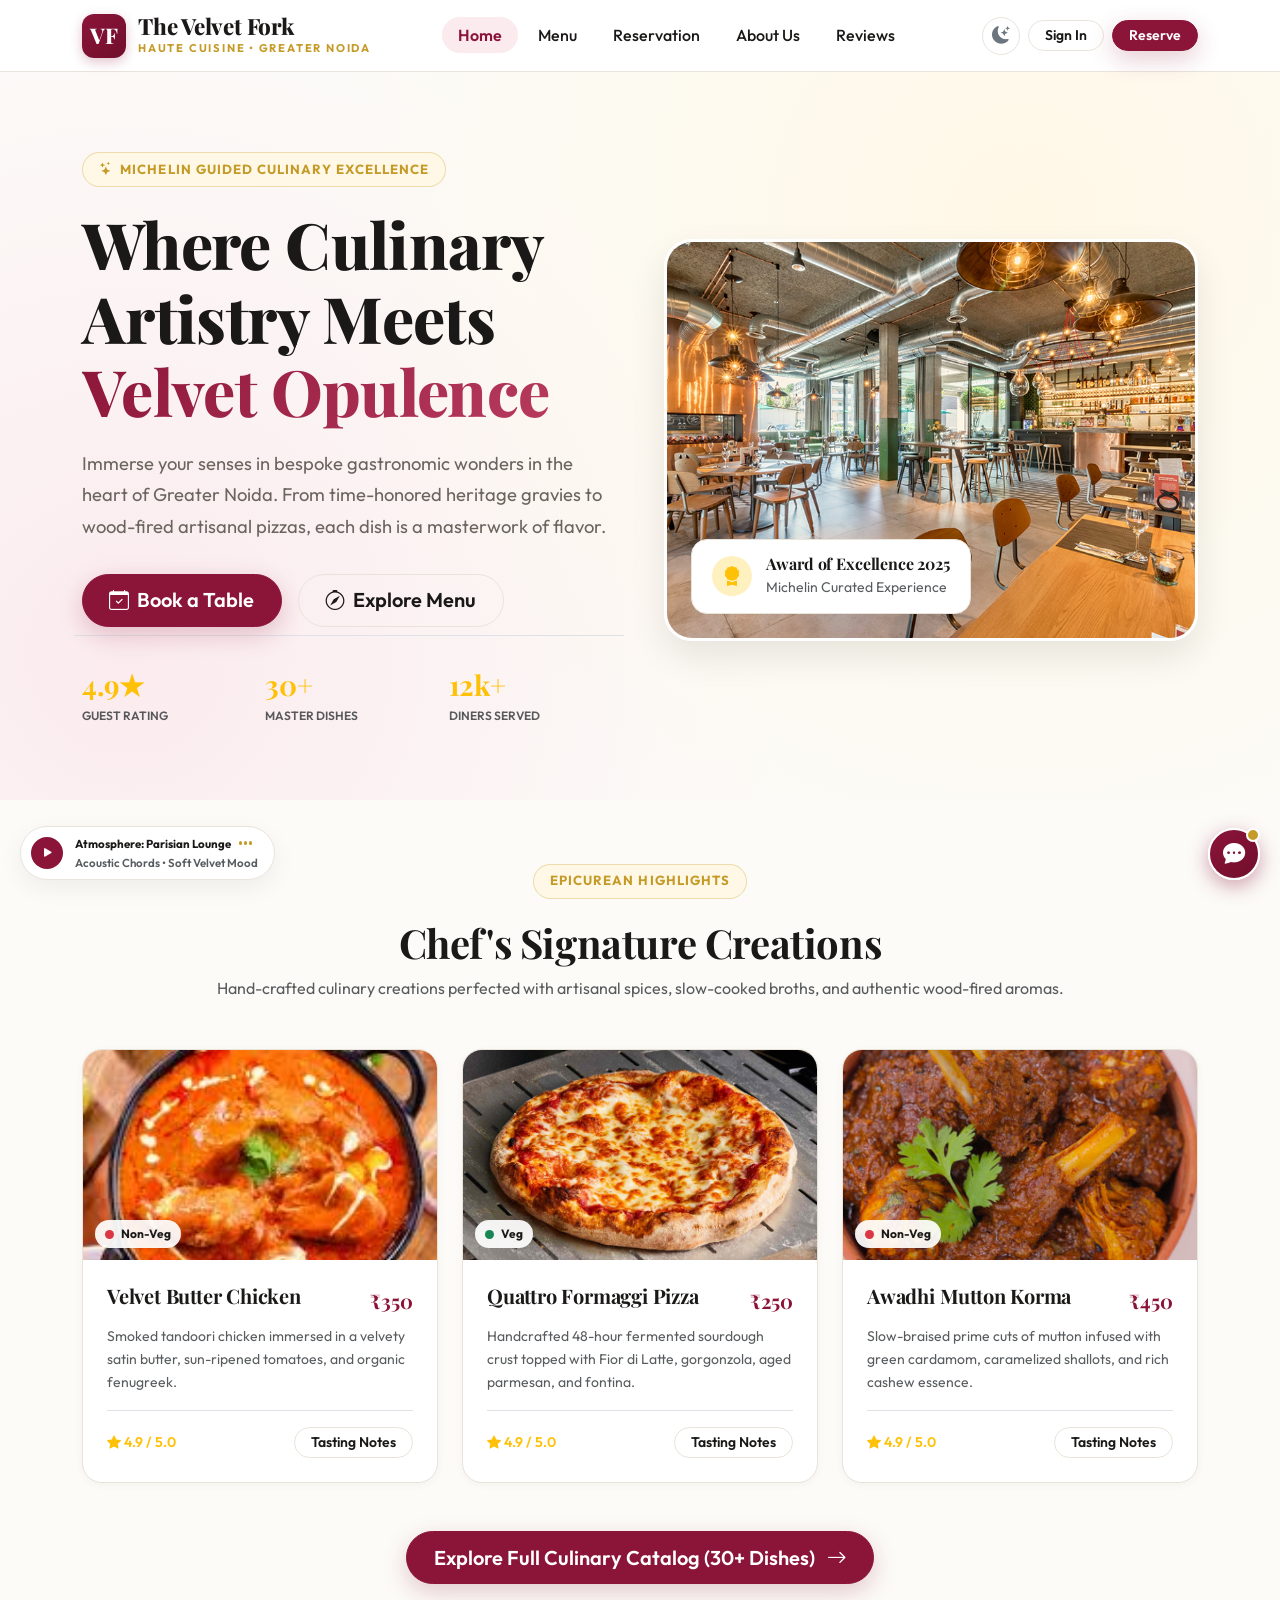
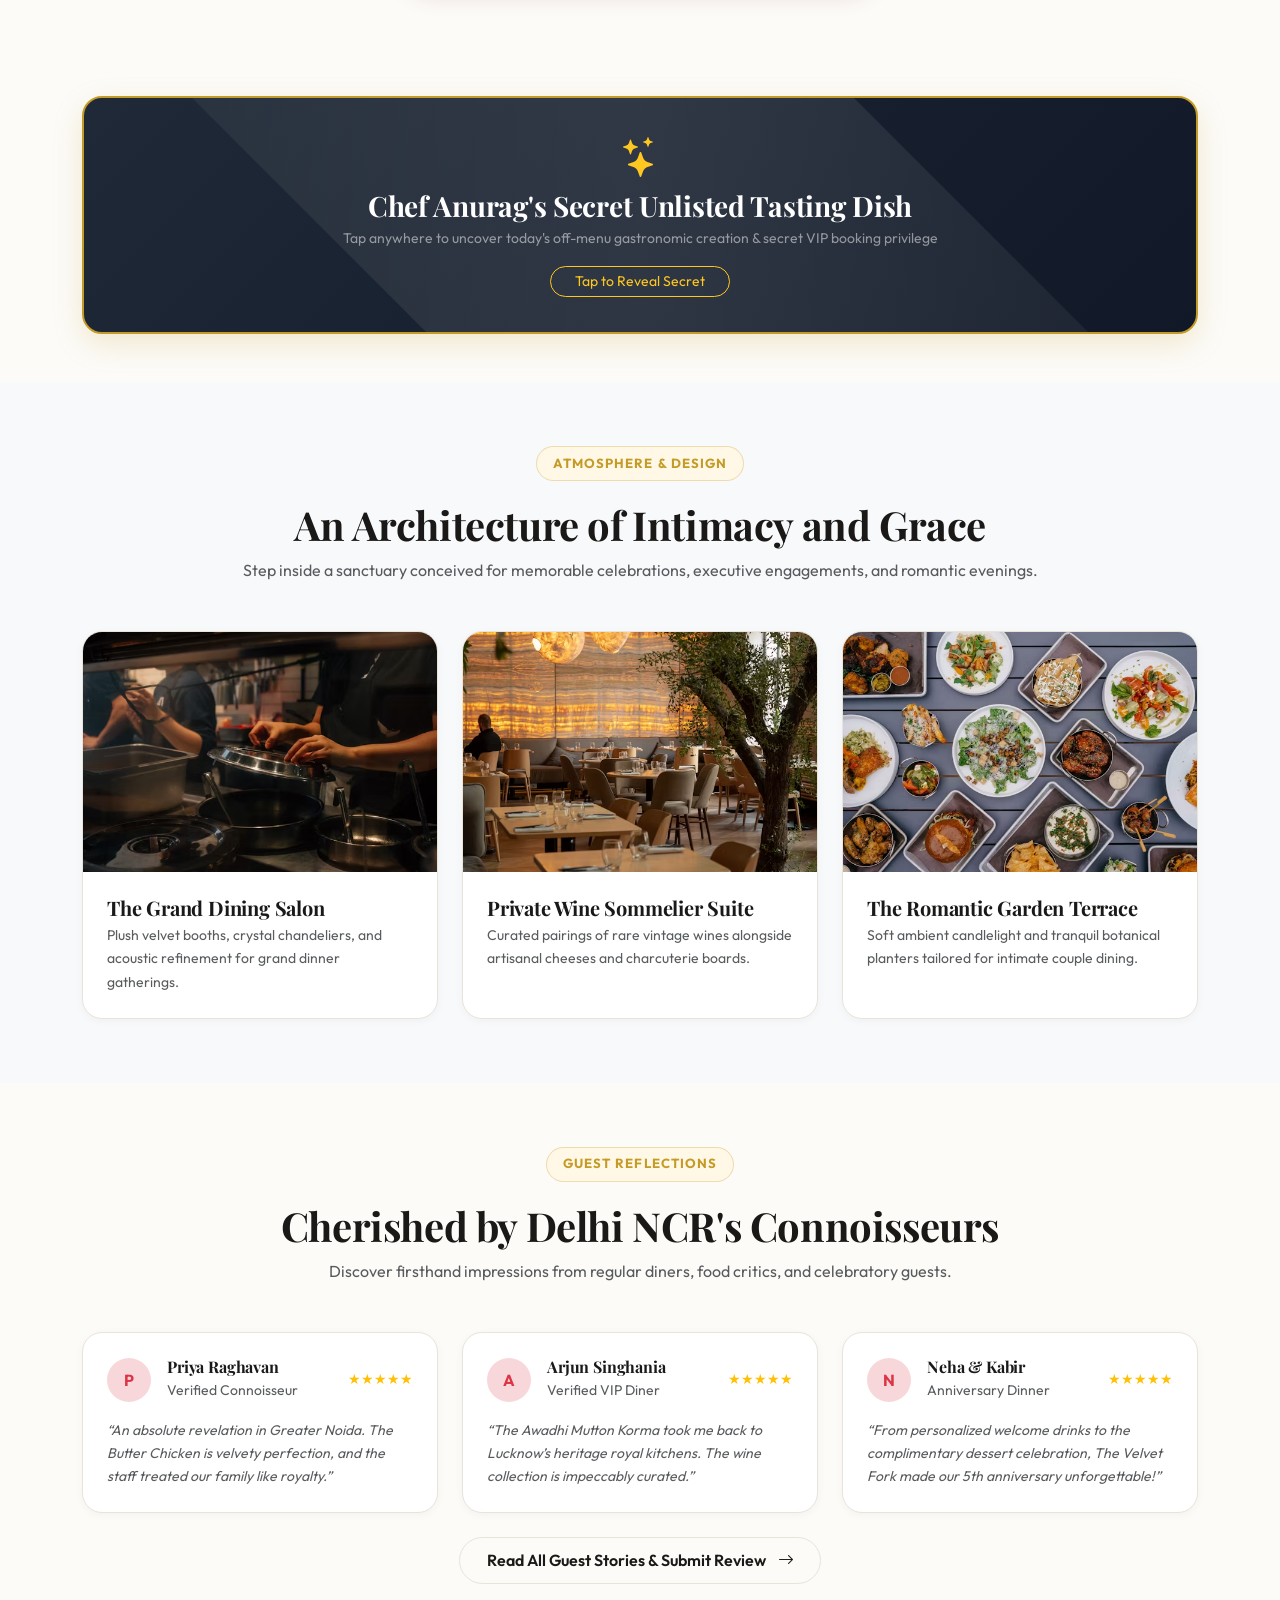
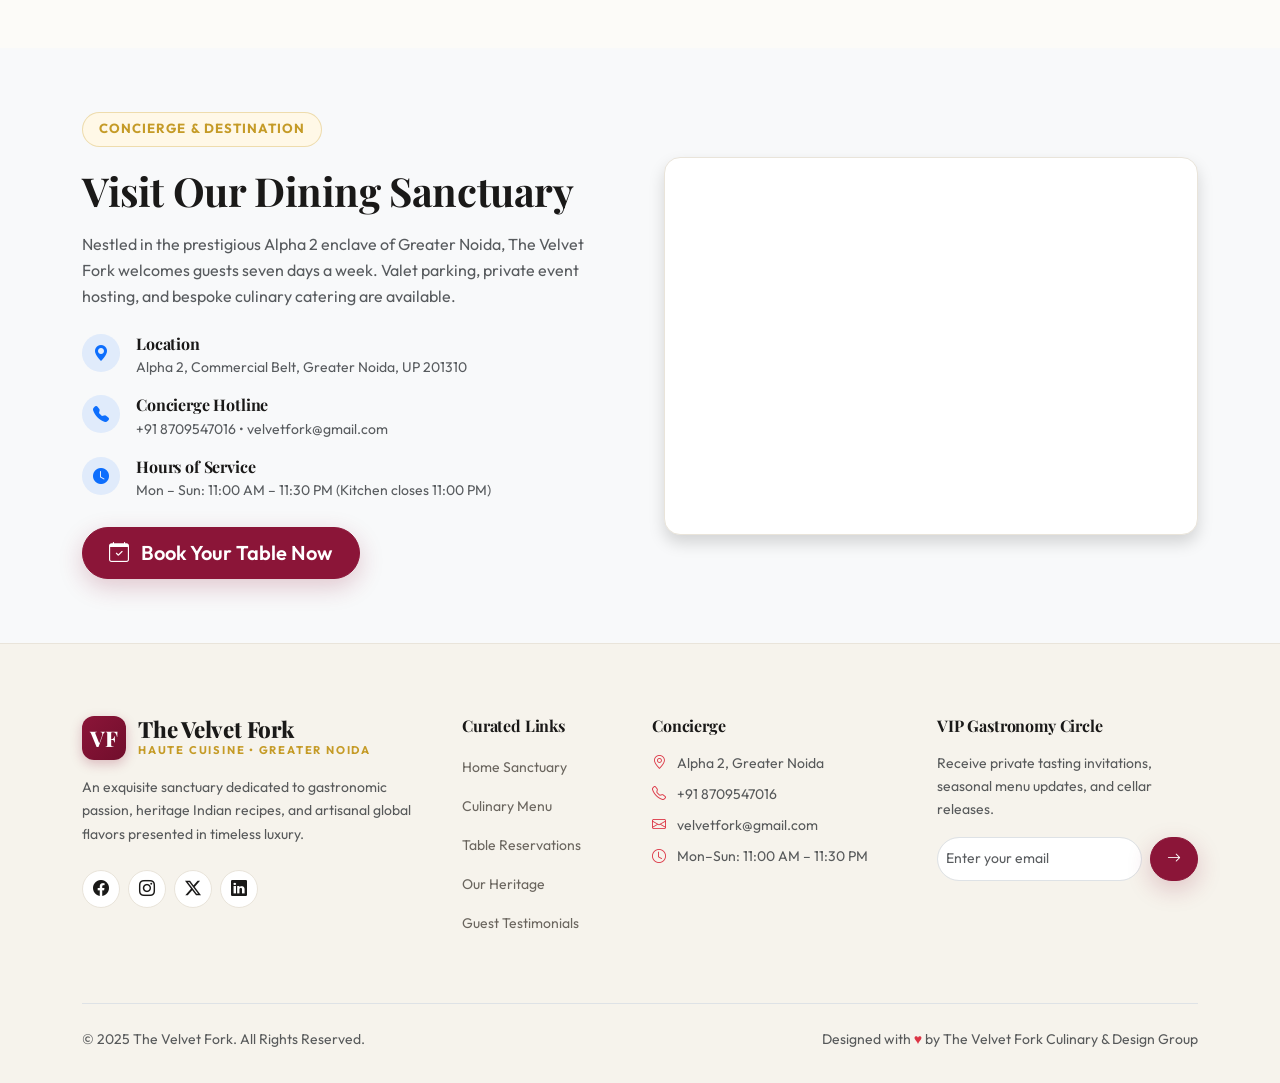
<file: index.html>
<!DOCTYPE html>
<html lang="en" data-bs-theme="light">
<head>
    <meta charset="UTF-8">
    <meta name="viewport" content="width=device-width, initial-scale=1.0">
    <title>The Velvet Fork — Haute Cuisine & Luxury Dining Experience</title>
    <meta name="description" content="Immerse yourself in world-class culinary artistry at The Velvet Fork. Artisanal recipes, Michelin-curated dining, and majestic ambiance in Greater Noida & Delhi NCR.">
    <!-- Bootstrap 5.3.3 CSS -->
    <link href="https://cdn.jsdelivr.net/npm/bootstrap@5.3.3/dist/css/bootstrap.min.css" rel="stylesheet">
    <!-- Bootstrap Icons -->
    <link rel="stylesheet" href="https://cdn.jsdelivr.net/npm/bootstrap-icons@1.11.3/font/bootstrap-icons.min.css">
    <!-- Custom Theme & Animations -->
    <link rel="stylesheet" href="styles.css">
    <!-- Bootstrap 5 JS Bundle & Main Engine -->
    <script defer src="https://cdn.jsdelivr.net/npm/bootstrap@5.3.3/dist/js/bootstrap.bundle.min.js"></script>
    <script defer src="main.js"></script>
</head>
<body>

    <!-- STICKY NAVBAR -->
    <nav class="navbar navbar-expand-lg sticky-top vf-navbar" aria-label="Main Navigation">
        <div class="container">
            <a class="vf-brand" href="index.html">
                <div class="vf-brand-logo">VF</div>
                <div>
                    <h1 class="vf-brand-title">The Velvet Fork</h1>
                    <span class="vf-brand-sub">Haute Cuisine • Greater Noida</span>
                </div>
            </a>

            <!-- Right Actions for Desktop + Mobile Toggler -->
            <div class="d-flex align-items-center gap-2 order-lg-3">
                <!-- Theme Switcher Button -->
                <button class="theme-toggle-btn" type="button" aria-label="Toggle Theme">
                    <i class="bi bi-moon-stars-fill text-secondary"></i>
                </button>

                <!-- Auth / Profile Chip -->
                <div class="vf-nav-auth d-flex align-items-center gap-2">
                    <a href="login.html" class="btn btn-sm btn-vf-outline py-1 px-3">Sign In</a>
                    <a href="reservation.html" class="btn btn-sm btn-vf-primary py-1 px-3 d-none d-sm-inline-flex">Reserve</a>
                </div>

                <!-- Mobile Hamburger Toggler -->
                <button class="navbar-toggler border-0 p-1 ms-1 d-lg-none" type="button" data-bs-toggle="offcanvas" data-bs-target="#mobileMenuOffcanvas" aria-controls="mobileMenuOffcanvas" aria-label="Toggle navigation">
                    <i class="bi bi-list fs-2"></i>
                </button>
            </div>

            <!-- Desktop Nav Links -->
            <div class="collapse navbar-collapse justify-content-center order-lg-2">
                <ul class="navbar-nav gap-1">
                    <li class="nav-item"><a class="vf-nav-link active" href="index.html">Home</a></li>
                    <li class="nav-item"><a class="vf-nav-link" href="menu.html">Menu</a></li>
                    <li class="nav-item"><a class="vf-nav-link" href="reservation.html">Reservation</a></li>
                    <li class="nav-item"><a class="vf-nav-link" href="about.html">About Us</a></li>
                    <li class="nav-item"><a class="vf-nav-link" href="reviews.html">Reviews</a></li>
                </ul>
            </div>
        </div>
    </nav>

    <!-- MOBILE OFFCANVAS DRAWER -->
    <div class="offcanvas offcanvas-end" tabindex="-1" id="mobileMenuOffcanvas" aria-labelledby="mobileMenuOffcanvasLabel">
        <div class="offcanvas-header border-bottom">
            <div class="d-flex align-items-center gap-2">
                <div class="vf-brand-logo" style="width:36px; height:36px; font-size:1.1rem;">VF</div>
                <h5 class="offcanvas-title fw-bold" id="mobileMenuOffcanvasLabel">The Velvet Fork</h5>
            </div>
            <button type="button" class="btn-close" data-bs-dismiss="offcanvas" aria-label="Close"></button>
        </div>
        <div class="offcanvas-body d-flex flex-column justify-content-between p-4">
            <ul class="navbar-nav gap-2 fs-5">
                <li class="nav-item"><a class="vf-nav-link active" href="index.html">Home</a></li>
                <li class="nav-item"><a class="vf-nav-link" href="menu.html">Culinary Menu</a></li>
                <li class="nav-item"><a class="vf-nav-link" href="reservation.html">Book a Table</a></li>
                <li class="nav-item"><a class="vf-nav-link" href="about.html">Our Heritage</a></li>
                <li class="nav-item"><a class="vf-nav-link" href="reviews.html">Guest Reviews</a></li>
                <li class="nav-item"><a class="vf-nav-link" href="profile.html">VIP Profile</a></li>
            </ul>
            <div class="pt-4 border-top d-flex flex-column gap-2">
                <a href="reservation.html" class="btn btn-vf-primary w-100 justify-content-center">Book an Experience</a>
                <a href="login.html" class="btn btn-vf-outline w-100 justify-content-center">Member Sign In</a>
            </div>
        </div>
    </div>

    <main>
        <!-- HERO SECTION -->
        <section class="vf-hero">
            <div class="container">
                <div class="row align-items-center g-5">
                    <div class="col-lg-6">
                        <span class="vf-badge-pill">
                            <i class="bi bi-stars"></i> Michelin Guided Culinary Excellence
                        </span>
                        <h1 class="vf-hero-title">
                            Where Culinary Artistry Meets <span class="text-gradient-primary">Velvet Opulence</span>
                        </h1>
                        <p class="vf-hero-desc">
                            Immerse your senses in bespoke gastronomic wonders in the heart of Greater Noida. 
                            From time-honored heritage gravies to wood-fired artisanal pizzas, each dish is a masterwork of flavor.
                        </p>
                        <div class="d-flex flex-wrap gap-3 mb-4">
                            <a href="reservation.html" class="btn btn-vf-primary btn-lg">
                                <i class="bi bi-calendar-check"></i> Book a Table
                            </a>
                            <a href="menu.html" class="btn btn-vf-outline btn-lg">
                                <i class="bi bi-compass"></i> Explore Menu
                            </a>
                        </div>
                        <div class="row g-3 pt-3 border-top">
                            <div class="col-4">
                                <h3 class="fw-bold mb-0 text-warning">4.9★</h3>
                                <small class="text-muted text-uppercase fw-semibold" style="font-size:0.75rem;">Guest Rating</small>
                            </div>
                            <div class="col-4">
                                <h3 class="fw-bold mb-0 text-warning">30+</h3>
                                <small class="text-muted text-uppercase fw-semibold" style="font-size:0.75rem;">Master Dishes</small>
                            </div>
                            <div class="col-4">
                                <h3 class="fw-bold mb-0 text-warning">12k+</h3>
                                <small class="text-muted text-uppercase fw-semibold" style="font-size:0.75rem;">Diners Served</small>
                            </div>
                        </div>
                    </div>

                    <div class="col-lg-6">
                        <div class="vf-hero-img-wrap">
                            <img src="restaurant image.webp" alt="The Velvet Fork Interior Opulence" loading="eager">
                            <div class="vf-floating-badge">
                                <div class="rounded-circle bg-warning bg-opacity-25 text-warning p-2 d-flex align-items-center justify-content-center" style="width:40px; height:40px;">
                                    <i class="bi bi-award-fill fs-5"></i>
                                </div>
                                <div>
                                    <h6 class="fw-bold mb-0">Award of Excellence 2025</h6>
                                    <small class="text-muted">Michelin Curated Experience</small>
                                </div>
                            </div>
                        </div>
                    </div>
                </div>
            </div>
        </section>

        <!-- CHEF'S SIGNATURE SELECTIONS -->
        <section class="py-5 my-3">
            <div class="container">
                <div class="text-center max-w-700 mx-auto mb-5">
                    <span class="vf-badge-pill">Epicurean Highlights</span>
                    <h2 class="display-6 fw-bold mb-2">Chef's Signature Creations</h2>
                    <p class="text-muted">Hand-crafted culinary creations perfected with artisanal spices, slow-cooked broths, and authentic wood-fired aromas.</p>
                </div>

                <div class="row g-4">
                    <!-- Dish 1 -->
                    <div class="col-md-6 col-lg-4">
                        <div class="vf-card">
                            <div class="vf-card-img-wrap">
                                <img src="pics/butter chicken.jpg" alt="Velvet Butter Chicken" loading="lazy">
                                <div class="vf-diet-tag">
                                    <span class="dot-nonveg"></span>
                                    <span>Non-Veg</span>
                                </div>
                            </div>
                            <div class="card-body p-4 d-flex flex-column flex-grow-1">
                                <div class="d-flex justify-content-between align-items-start mb-2">
                                    <h5 class="fw-bold mb-0">Velvet Butter Chicken</h5>
                                    <span class="vf-price">₹350</span>
                                </div>
                                <p class="text-muted small mb-3 flex-grow-1">
                                    Smoked tandoori chicken immersed in a velvety satin butter, sun-ripened tomatoes, and organic fenugreek.
                                </p>
                                <div class="d-flex justify-content-between align-items-center pt-3 border-top">
                                    <span class="text-warning small fw-semibold"><i class="bi bi-star-fill"></i> 4.9 / 5.0</span>
                                    <a href="menu.html" class="btn btn-sm btn-vf-outline py-1 px-3">Tasting Notes</a>
                                </div>
                            </div>
                        </div>
                    </div>

                    <!-- Dish 2 -->
                    <div class="col-md-6 col-lg-4">
                        <div class="vf-card">
                            <div class="vf-card-img-wrap">
                                <img src="pics/classic-cheese-pizza.jpg" alt="Quattro Formaggi Pizza" loading="lazy">
                                <div class="vf-diet-tag">
                                    <span class="dot-veg"></span>
                                    <span>Veg</span>
                                </div>
                            </div>
                            <div class="card-body p-4 d-flex flex-column flex-grow-1">
                                <div class="d-flex justify-content-between align-items-start mb-2">
                                    <h5 class="fw-bold mb-0">Quattro Formaggi Pizza</h5>
                                    <span class="vf-price">₹250</span>
                                </div>
                                <p class="text-muted small mb-3 flex-grow-1">
                                    Handcrafted 48-hour fermented sourdough crust topped with Fior di Latte, gorgonzola, aged parmesan, and fontina.
                                </p>
                                <div class="d-flex justify-content-between align-items-center pt-3 border-top">
                                    <span class="text-warning small fw-semibold"><i class="bi bi-star-fill"></i> 4.9 / 5.0</span>
                                    <a href="menu.html" class="btn btn-sm btn-vf-outline py-1 px-3">Tasting Notes</a>
                                </div>
                            </div>
                        </div>
                    </div>

                    <!-- Dish 3 -->
                    <div class="col-md-6 col-lg-4">
                        <div class="vf-card">
                            <div class="vf-card-img-wrap">
                                <img src="pics/bihari-mutton-curry.jpg" alt="Royal Awadhi Mutton Korma" loading="lazy">
                                <div class="vf-diet-tag">
                                    <span class="dot-nonveg"></span>
                                    <span>Non-Veg</span>
                                </div>
                            </div>
                            <div class="card-body p-4 d-flex flex-column flex-grow-1">
                                <div class="d-flex justify-content-between align-items-start mb-2">
                                    <h5 class="fw-bold mb-0">Awadhi Mutton Korma</h5>
                                    <span class="vf-price">₹450</span>
                                </div>
                                <p class="text-muted small mb-3 flex-grow-1">
                                    Slow-braised prime cuts of mutton infused with green cardamom, caramelized shallots, and rich cashew essence.
                                </p>
                                <div class="d-flex justify-content-between align-items-center pt-3 border-top">
                                    <span class="text-warning small fw-semibold"><i class="bi bi-star-fill"></i> 4.9 / 5.0</span>
                                    <a href="menu.html" class="btn btn-sm btn-vf-outline py-1 px-3">Tasting Notes</a>
                                </div>
                            </div>
                        </div>
                    </div>
                </div>

                <div class="text-center mt-5">
                    <a href="menu.html" class="btn btn-vf-primary btn-lg">
                        Explore Full Culinary Catalog (30+ Dishes) <i class="bi bi-arrow-right ms-1"></i>
                    </a>
                </div>
            </div>
        </section>

        <!-- CHEF'S SECRET UNLISTED MYSTERY SCRATCH CARD -->
        <section class="py-5">
            <div class="container">
                <div class="max-w-700 mx-auto">
                    <div class="vf-mystery-card" id="vf-mystery-card">
                        <div id="vf-mystery-cover">
                            <div class="display-6 text-warning mb-2"><i class="bi bi-stars"></i></div>
                            <h3 class="fw-bold text-white mb-1">Chef Anurag's Secret Unlisted Tasting Dish</h3>
                            <p class="text-white-50 small mb-3">Tap anywhere to uncover today's off-menu gastronomic creation & secret VIP booking privilege</p>
                            <button class="btn btn-sm btn-outline-warning rounded-pill px-4">Tap to Reveal Secret</button>
                        </div>
                        <div id="vf-mystery-content" class="d-none">
                            <div class="badge bg-warning text-dark fw-bold mb-2">Unlocked Today</div>
                            <h4 class="fw-bold text-white mb-1">Smoked Saffron Paneer Tikka with Wild Forest Honey Glaze</h4>
                            <p class="text-white-50 small mb-2">Wood-smoked over dried applewood chips, draped in organic Kashmir honeycomb.</p>
                            <div class="d-inline-block bg-white text-dark py-1 px-3 rounded-pill fw-bold small">
                                Secret Code: <span class="text-danger fw-bold">VELVETVIP15</span> (15% Off Your Booking)
                            </div>
                        </div>
                    </div>
                </div>
            </div>
        </section>

        <!-- AMBIANCE & SPATIAL GRANDEUR -->
        <section class="py-5 bg-body-tertiary">
            <div class="container py-3">
                <div class="text-center max-w-700 mx-auto mb-5">
                    <span class="vf-badge-pill">Atmosphere & Design</span>
                    <h2 class="display-6 fw-bold mb-2">An Architecture of Intimacy and Grace</h2>
                    <p class="text-muted">Step inside a sanctuary conceived for memorable celebrations, executive engagements, and romantic evenings.</p>
                </div>

                <div class="row g-4">
                    <div class="col-md-4">
                        <div class="vf-card">
                            <img src="pics/int1.avif" alt="The Grand Dining Salon" style="height:240px; width:100%; object-fit:cover;" loading="lazy">
                            <div class="card-body p-4">
                                <h5 class="fw-bold mb-1">The Grand Dining Salon</h5>
                                <p class="text-muted small mb-0">Plush velvet booths, crystal chandeliers, and acoustic refinement for grand dinner gatherings.</p>
                            </div>
                        </div>
                    </div>

                    <div class="col-md-4">
                        <div class="vf-card">
                            <img src="pics/int2.avif" alt="Private Wine Sommelier Suite" style="height:240px; width:100%; object-fit:cover;" loading="lazy">
                            <div class="card-body p-4">
                                <h5 class="fw-bold mb-1">Private Wine Sommelier Suite</h5>
                                <p class="text-muted small mb-0">Curated pairings of rare vintage wines alongside artisanal cheeses and charcuterie boards.</p>
                            </div>
                        </div>
                    </div>

                    <div class="col-md-4">
                        <div class="vf-card">
                            <img src="pics/int3.avif" alt="Romantic Garden Terrace" style="height:240px; width:100%; object-fit:cover;" loading="lazy">
                            <div class="card-body p-4">
                                <h5 class="fw-bold mb-1">The Romantic Garden Terrace</h5>
                                <p class="text-muted small mb-0">Soft ambient candlelight and tranquil botanical planters tailored for intimate couple dining.</p>
                            </div>
                        </div>
                    </div>
                </div>
            </div>
        </section>

        <!-- GUEST TESTIMONIALS -->
        <section class="py-5 my-3">
            <div class="container">
                <div class="text-center max-w-700 mx-auto mb-5">
                    <span class="vf-badge-pill">Guest Reflections</span>
                    <h2 class="display-6 fw-bold mb-2">Cherished by Delhi NCR's Connoisseurs</h2>
                    <p class="text-muted">Discover firsthand impressions from regular diners, food critics, and celebratory guests.</p>
                </div>

                <div class="row g-4 mb-4">
                    <div class="col-md-4">
                        <div class="vf-card p-4">
                            <div class="d-flex align-items-center gap-3 mb-3">
                                <div class="rounded-circle bg-danger-subtle text-danger fw-bold d-flex align-items-center justify-content-center" style="width:44px; height:44px;">P</div>
                                <div>
                                    <h6 class="fw-bold mb-0">Priya Raghavan</h6>
                                    <small class="text-muted">Verified Connoisseur</small>
                                </div>
                                <div class="ms-auto text-warning small">★★★★★</div>
                            </div>
                            <p class="text-muted small mb-0 fst-italic">“An absolute revelation in Greater Noida. The Butter Chicken is velvety perfection, and the staff treated our family like royalty.”</p>
                        </div>
                    </div>

                    <div class="col-md-4">
                        <div class="vf-card p-4">
                            <div class="d-flex align-items-center gap-3 mb-3">
                                <div class="rounded-circle bg-danger-subtle text-danger fw-bold d-flex align-items-center justify-content-center" style="width:44px; height:44px;">A</div>
                                <div>
                                    <h6 class="fw-bold mb-0">Arjun Singhania</h6>
                                    <small class="text-muted">Verified VIP Diner</small>
                                </div>
                                <div class="ms-auto text-warning small">★★★★★</div>
                            </div>
                            <p class="text-muted small mb-0 fst-italic">“The Awadhi Mutton Korma took me back to Lucknow’s heritage royal kitchens. The wine collection is impeccably curated.”</p>
                        </div>
                    </div>

                    <div class="col-md-4">
                        <div class="vf-card p-4">
                            <div class="d-flex align-items-center gap-3 mb-3">
                                <div class="rounded-circle bg-danger-subtle text-danger fw-bold d-flex align-items-center justify-content-center" style="width:44px; height:44px;">N</div>
                                <div>
                                    <h6 class="fw-bold mb-0">Neha & Kabir</h6>
                                    <small class="text-muted">Anniversary Dinner</small>
                                </div>
                                <div class="ms-auto text-warning small">★★★★★</div>
                            </div>
                            <p class="text-muted small mb-0 fst-italic">“From personalized welcome drinks to the complimentary dessert celebration, The Velvet Fork made our 5th anniversary unforgettable!”</p>
                        </div>
                    </div>
                </div>

                <div class="text-center">
                    <a href="reviews.html" class="btn btn-vf-outline">
                        Read All Guest Stories & Submit Review <i class="bi bi-arrow-right ms-1"></i>
                    </a>
                </div>
            </div>
        </section>

        <!-- LOCATION & CONCIERGE -->
        <section class="py-5 bg-body-tertiary">
            <div class="container py-3">
                <div class="row align-items-center g-5">
                    <div class="col-lg-6">
                        <span class="vf-badge-pill">Concierge & Destination</span>
                        <h2 class="display-6 fw-bold mb-3">Visit Our Dining Sanctuary</h2>
                        <p class="text-muted mb-4">
                            Nestled in the prestigious Alpha 2 enclave of Greater Noida, The Velvet Fork welcomes guests 
                            seven days a week. Valet parking, private event hosting, and bespoke culinary catering are available.
                        </p>

                        <div class="d-flex flex-column gap-3 mb-4">
                            <div class="d-flex align-items-start gap-3">
                                <div class="rounded-circle bg-primary bg-opacity-10 text-primary p-2 d-flex align-items-center justify-content-center" style="width:38px; height:38px;">
                                    <i class="bi bi-geo-alt-fill"></i>
                                </div>
                                <div>
                                    <h6 class="fw-bold mb-0">Location</h6>
                                    <small class="text-muted">Alpha 2, Commercial Belt, Greater Noida, UP 201310</small>
                                </div>
                            </div>

                            <div class="d-flex align-items-start gap-3">
                                <div class="rounded-circle bg-primary bg-opacity-10 text-primary p-2 d-flex align-items-center justify-content-center" style="width:38px; height:38px;">
                                    <i class="bi bi-telephone-fill"></i>
                                </div>
                                <div>
                                    <h6 class="fw-bold mb-0">Concierge Hotline</h6>
                                    <small class="text-muted">+91 8709547016 • velvetfork@gmail.com</small>
                                </div>
                            </div>

                            <div class="d-flex align-items-start gap-3">
                                <div class="rounded-circle bg-primary bg-opacity-10 text-primary p-2 d-flex align-items-center justify-content-center" style="width:38px; height:38px;">
                                    <i class="bi bi-clock-fill"></i>
                                </div>
                                <div>
                                    <h6 class="fw-bold mb-0">Hours of Service</h6>
                                    <small class="text-muted">Mon – Sun: 11:00 AM – 11:30 PM (Kitchen closes 11:00 PM)</small>
                                </div>
                            </div>
                        </div>

                        <a href="reservation.html" class="btn btn-vf-primary btn-lg">
                            <i class="bi bi-calendar-check me-1"></i> Book Your Table Now
                        </a>
                    </div>

                    <div class="col-lg-6">
                        <div class="vf-card p-2 rounded-4 overflow-hidden shadow">
                            <iframe 
                                src="https://www.google.com/maps/embed?pb=!1m14!1m12!1m3!1d7014.268656553588!2d77.51609709999997!3d28.47550100000001!2m3!1f0!2f0!3f0!3m2!1i1024!2i768!4f13.1!5e0!3m2!1sen!2sin!4v1748248159780!5m2!1sen!2sin" 
                                width="100%" 
                                height="360" 
                                style="border:0; border-radius:0.75rem;" 
                                allowfullscreen="" 
                                loading="lazy" 
                                referrerpolicy="no-referrer-when-downgrade"
                                title="The Velvet Fork Map Location">
                            </iframe>
                        </div>
                    </div>
                </div>
            </div>
        </section>
    </main>

    <!-- FOOTER -->
    <footer class="vf-footer">
        <div class="container">
            <div class="row g-4 mb-5">
                <div class="col-lg-4 col-md-6">
                    <div class="vf-brand mb-3">
                        <div class="vf-brand-logo">VF</div>
                        <div>
                            <h4 class="vf-brand-title">The Velvet Fork</h4>
                            <span class="vf-brand-sub">Haute Cuisine • Greater Noida</span>
                        </div>
                    </div>
                    <p class="text-muted small mb-4">
                        An exquisite sanctuary dedicated to gastronomic passion, heritage Indian recipes, 
                        and artisanal global flavors presented in timeless luxury.
                    </p>
                    <div class="d-flex gap-2">
                        <a href="https://facebook.com" class="vf-social-btn" target="_blank" aria-label="Facebook"><i class="bi bi-facebook"></i></a>
                        <a href="https://instagram.com" class="vf-social-btn" target="_blank" aria-label="Instagram"><i class="bi bi-instagram"></i></a>
                        <a href="https://x.com" class="vf-social-btn" target="_blank" aria-label="Twitter"><i class="bi bi-twitter-x"></i></a>
                        <a href="https://linkedin.com" class="vf-social-btn" target="_blank" aria-label="LinkedIn"><i class="bi bi-linkedin"></i></a>
                    </div>
                </div>

                <div class="col-lg-2 col-md-6 col-6">
                    <h6 class="fw-bold mb-3">Curated Links</h6>
                    <ul class="list-unstyled d-flex flex-column gap-2 small">
                        <li><a href="index.html" class="vf-footer-link">Home Sanctuary</a></li>
                        <li><a href="menu.html" class="vf-footer-link">Culinary Menu</a></li>
                        <li><a href="reservation.html" class="vf-footer-link">Table Reservations</a></li>
                        <li><a href="about.html" class="vf-footer-link">Our Heritage</a></li>
                        <li><a href="reviews.html" class="vf-footer-link">Guest Testimonials</a></li>
                    </ul>
                </div>

                <div class="col-lg-3 col-md-6 col-6">
                    <h6 class="fw-bold mb-3">Concierge</h6>
                    <ul class="list-unstyled d-flex flex-column gap-2 small text-muted">
                        <li><i class="bi bi-geo-alt me-2 text-danger"></i> Alpha 2, Greater Noida</li>
                        <li><i class="bi bi-telephone me-2 text-danger"></i> +91 8709547016</li>
                        <li><i class="bi bi-envelope me-2 text-danger"></i> velvetfork@gmail.com</li>
                        <li><i class="bi bi-clock me-2 text-danger"></i> Mon–Sun: 11:00 AM – 11:30 PM</li>
                    </ul>
                </div>

                <div class="col-lg-3 col-md-6">
                    <h6 class="fw-bold mb-3">VIP Gastronomy Circle</h6>
                    <p class="text-muted small mb-3">
                        Receive private tasting invitations, seasonal menu updates, and cellar releases.
                    </p>
                    <form class="newsletter-form d-flex gap-2">
                        <input type="email" class="form-control form-control-sm rounded-pill" placeholder="Enter your email" required>
                        <button type="submit" class="btn btn-sm btn-vf-primary px-3 rounded-pill" aria-label="Subscribe">
                            <i class="bi bi-arrow-right"></i>
                        </button>
                    </form>
                </div>
            </div>

            <div class="pt-4 border-top d-flex justify-content-between align-items-center flex-wrap gap-2 small text-muted">
                <div>&copy; 2025 The Velvet Fork. All Rights Reserved.</div>
                <div>Designed with <span class="text-danger">♥</span> by The Velvet Fork Culinary & Design Group</div>
            </div>
        </div>
    </footer>

    <!-- AMBIENT LOUNGE ATMOSPHERE PLAYER (GLOBAL) -->
    <div class="vf-audio-player-bar" id="vf-global-audio-player">
        <button class="vf-audio-play-btn" id="vf-audio-toggle" aria-label="Toggle Lounge Atmosphere">
            <i class="bi bi-play-fill" id="vf-audio-icon"></i>
        </button>
        <div>
            <div class="d-flex align-items-center gap-2">
                <span class="small fw-bold">Atmosphere: Parisian Lounge</span>
                <div class="vf-audio-wave" id="vf-audio-wave">
                    <span class="vf-audio-bar"></span>
                    <span class="vf-audio-bar"></span>
                    <span class="vf-audio-bar"></span>
                </div>
            </div>
            <small class="text-muted d-block" style="font-size:0.72rem;">Acoustic Chords • Soft Velvet Mood</small>
        </div>
    </div>

    <!-- SIMULATED LUXURY AI CONCIERGE CHAT WIDGET (GLOBAL) -->
    <button class="vf-ai-concierge-btn" id="vf-concierge-toggle" aria-label="Open Velvet Concierge">
        <i class="bi bi-chat-dots-fill"></i>
        <span class="vf-ai-badge-pulse"></span>
    </button>

    <div class="vf-concierge-window" id="vf-concierge-window">
        <div class="vf-concierge-header">
            <div class="d-flex align-items-center gap-2">
                <div class="rounded-circle bg-white text-danger d-flex align-items-center justify-content-center fw-bold" style="width:30px; height:30px; font-size:0.85rem;">VF</div>
                <div>
                    <h6 class="mb-0 fw-bold text-white">Velvet AI Concierge</h6>
                    <small class="text-white-50" style="font-size:0.7rem;"><i class="bi bi-circle-fill text-success" style="font-size:0.5rem;"></i> Active • Fine Dining Butler</small>
                </div>
            </div>
            <button class="btn btn-sm text-white p-0" id="vf-concierge-close" aria-label="Close Concierge"><i class="bi bi-x-lg"></i></button>
        </div>
        <div class="vf-chat-messages" id="vf-chat-messages">
            <div class="vf-msg-bubble vf-msg-bot">
                Good evening, Connoisseur. I am your Velvet Fork concierge. How may I assist your dining plans today?
            </div>
            <div class="d-flex flex-wrap gap-1 mt-1">
                <button class="vf-prompt-chip" data-prompt="wine">🍷 Best wine pairings?</button>
                <button class="vf-prompt-chip" data-prompt="veg">🥗 Vegetarian signatures?</button>
                <button class="vf-prompt-chip" data-prompt="hours">🕒 Timings & Valet?</button>
                <button class="vf-prompt-chip" data-prompt="reserve">📅 Book a table</button>
            </div>
        </div>
        <form class="p-2 bg-surface border-top d-flex gap-2" id="vf-concierge-form">
            <input type="text" id="vf-concierge-input" class="form-control form-control-sm rounded-pill" placeholder="Ask about menu, pairings, bookings..." required>
            <button type="submit" class="btn btn-sm btn-vf-primary rounded-circle" style="width:32px; height:32px; padding:0; display:flex; align-items:center; justify-content:center;">
                <i class="bi bi-arrow-up"></i>
            </button>
        </form>
    </div>

</body>
</html>
</file>
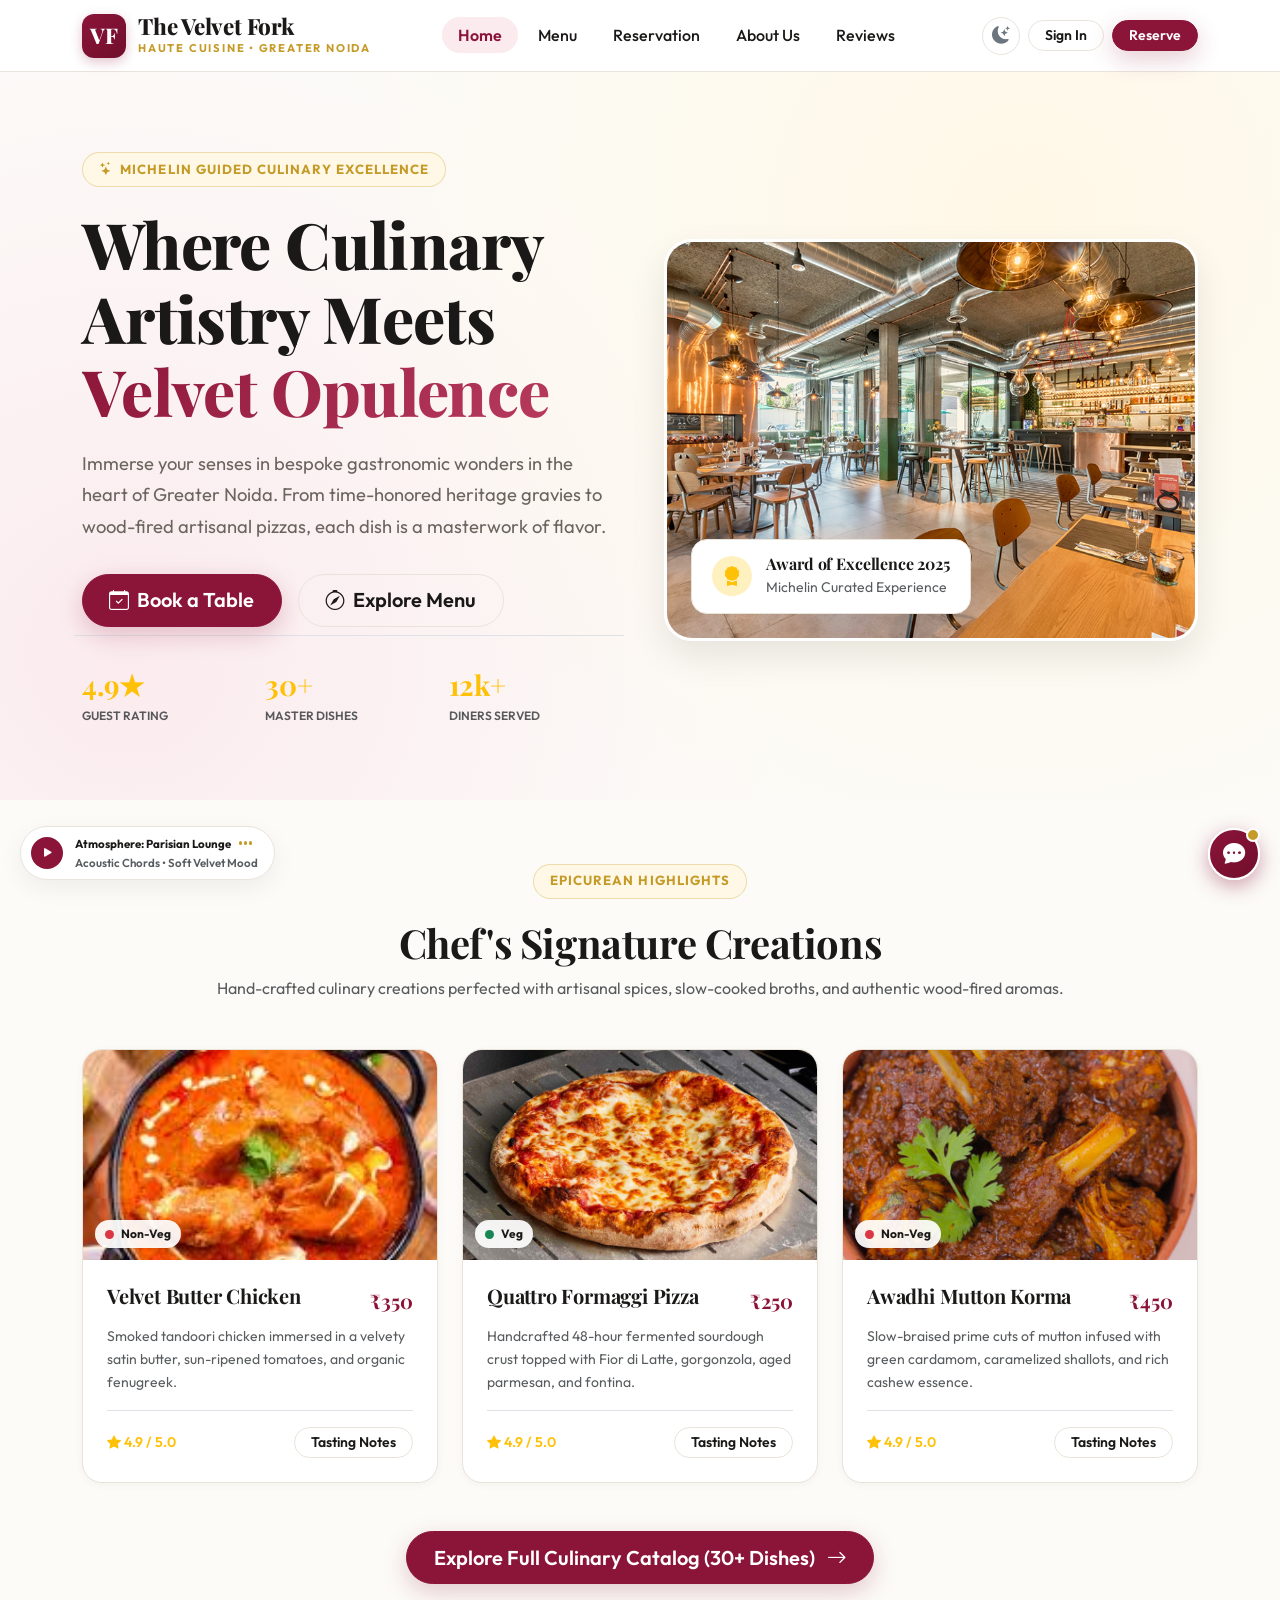
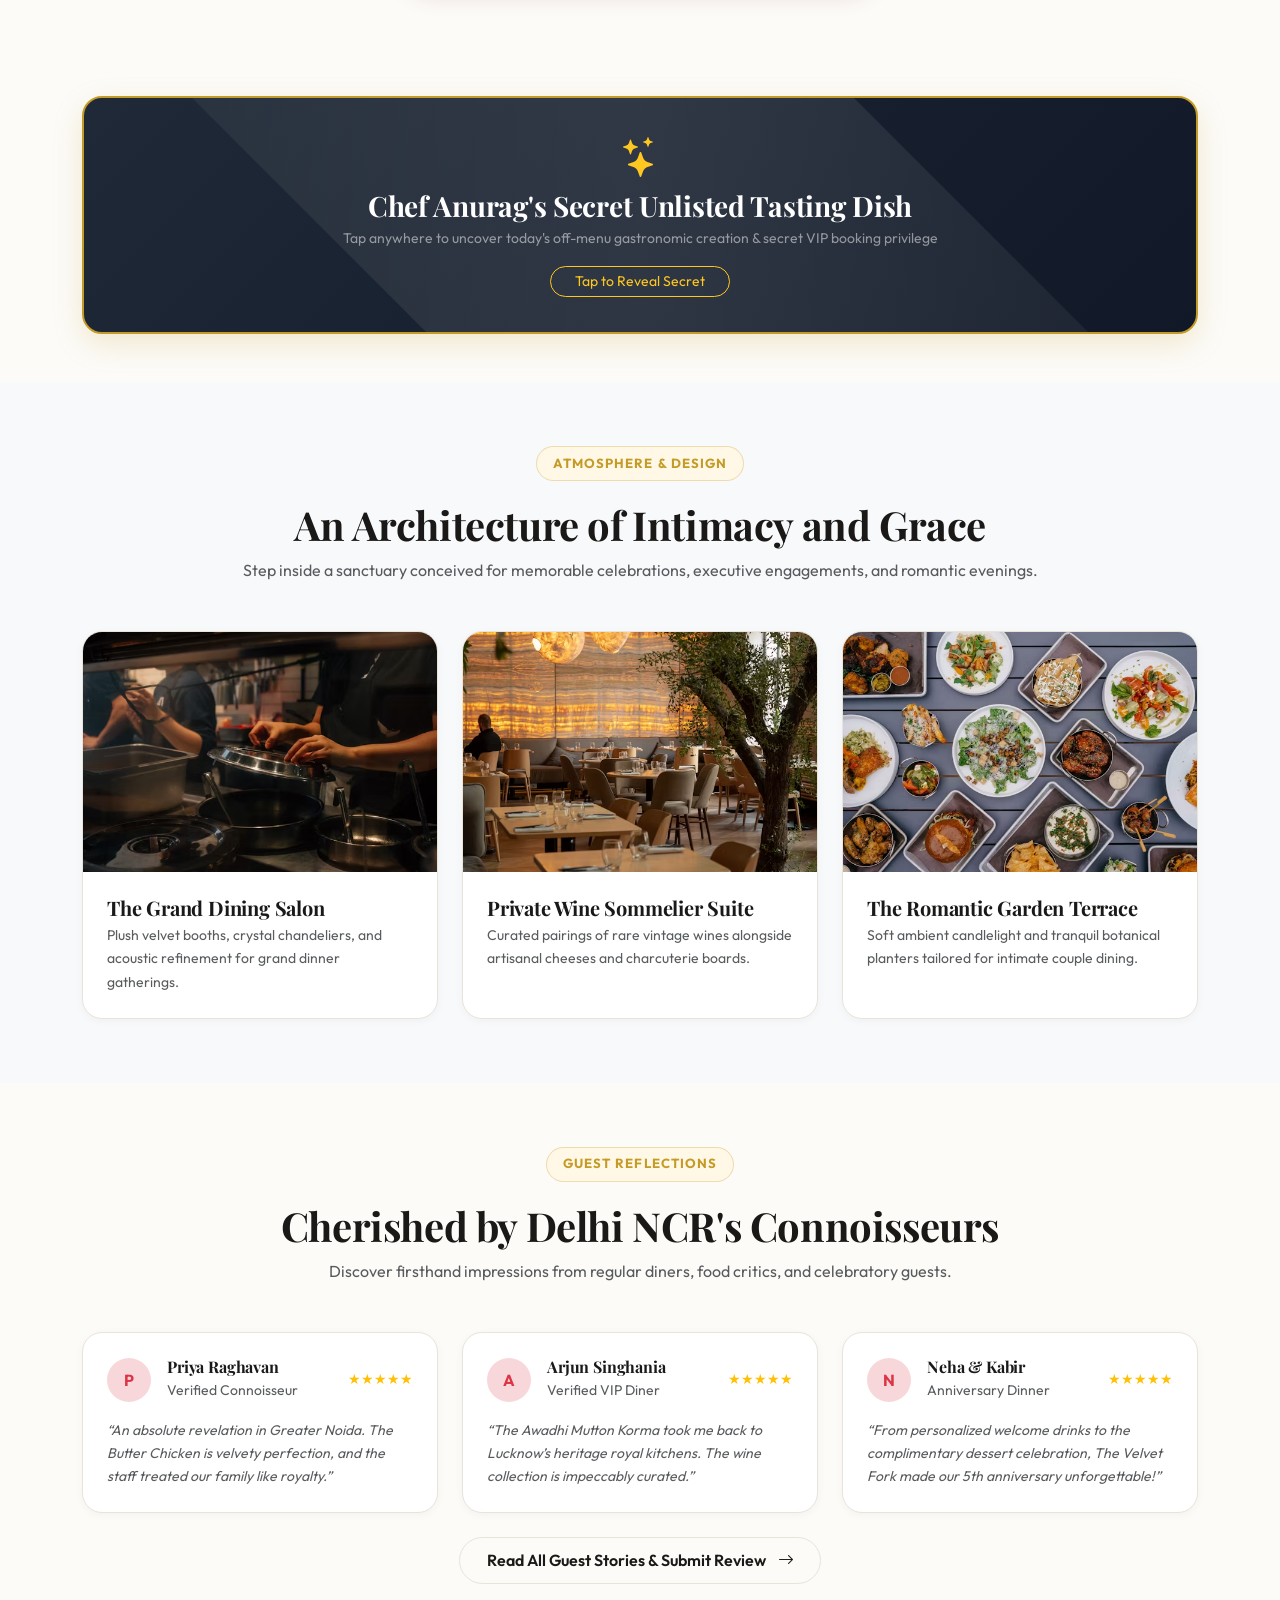
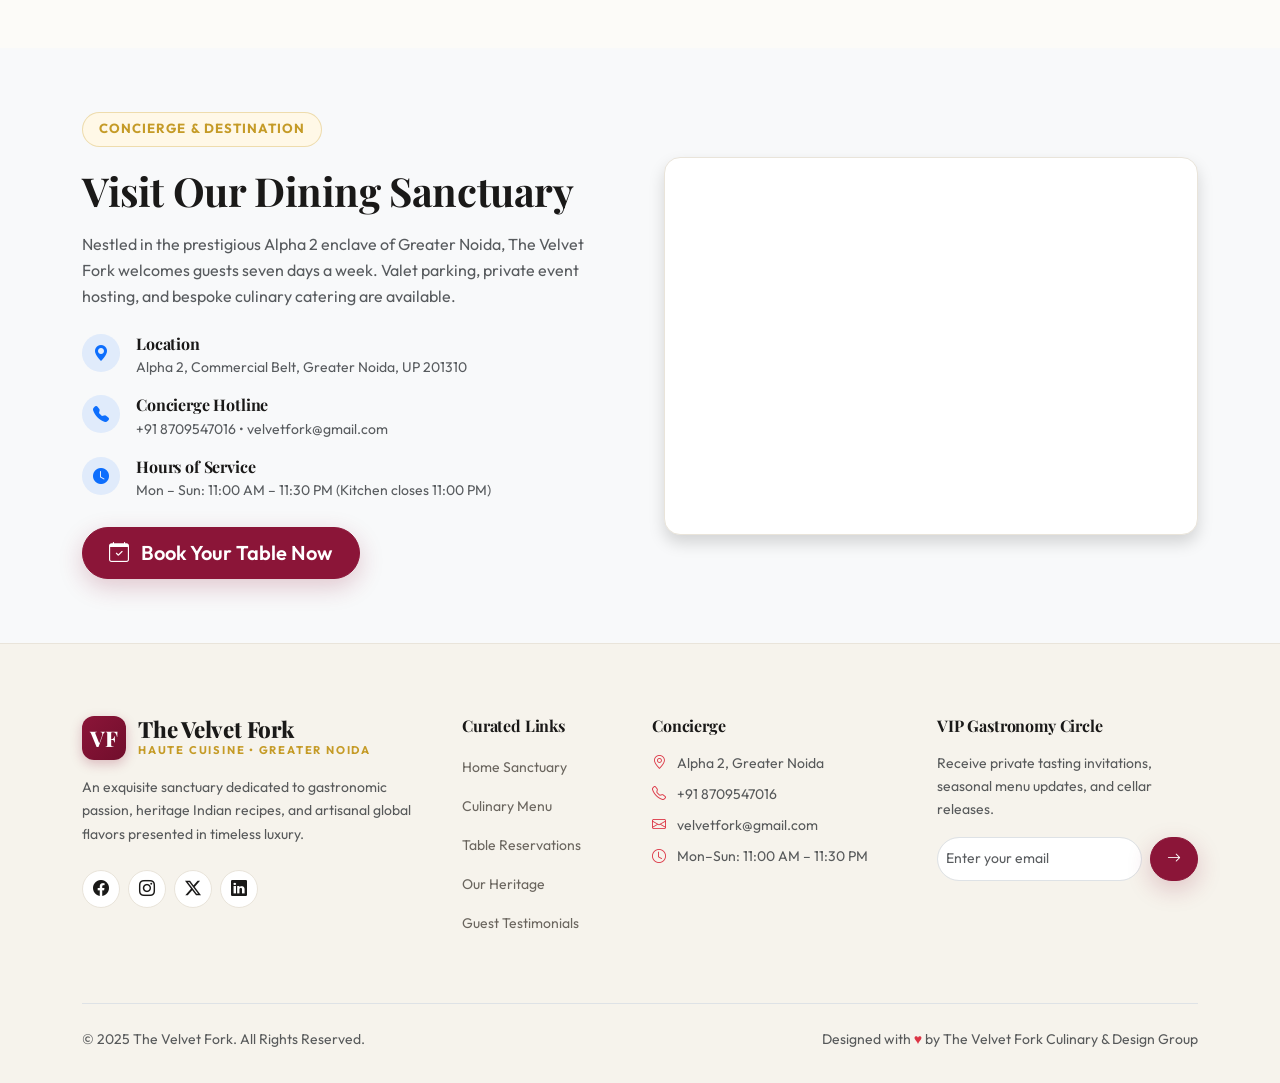
<file: frontend/index.html>
<!DOCTYPE html>
<html lang="en">
<head>
    <meta charset="UTF-8">
    <meta name="viewport" content="width=device-width, initial-scale=1.0">
    <meta http-equiv="refresh" content="0; url=html/index.html">
    <title>The Velvet Fork — Haute Cuisine Experience</title>
    <style>
        body {
            background-color: #0d0a0b;
            color: #d4af37;
            font-family: 'Segoe UI', Tahoma, Geneva, Verdana, sans-serif;
            display: flex;
            align-items: center;
            justify-content: center;
            height: 100vh;
            margin: 0;
            text-align: center;
        }
        .loader {
            border: 3px solid rgba(212, 175, 55, 0.2);
            border-top: 3px solid #d4af37;
            border-radius: 50%;
            width: 48px;
            height: 48px;
            animation: spin 1s linear infinite;
            margin: 0 auto 20px auto;
        }
        @keyframes spin { 0% { transform: rotate(0deg); } 100% { transform: rotate(360deg); } }
        a { color: #f8f1e5; text-decoration: underline; }
    </style>
</head>
<body>
    <div>
        <div class="loader"></div>
        <h2>The Velvet Fork</h2>
        <p>Entering Haute Cuisine Experience...</p>
        <p><small>If not redirected automatically, <a href="html/index.html">click here to enter</a>.</small></p>
    </div>
    <script>
        window.location.replace("html/index.html");
    </script>
</body>
</html>
</file>
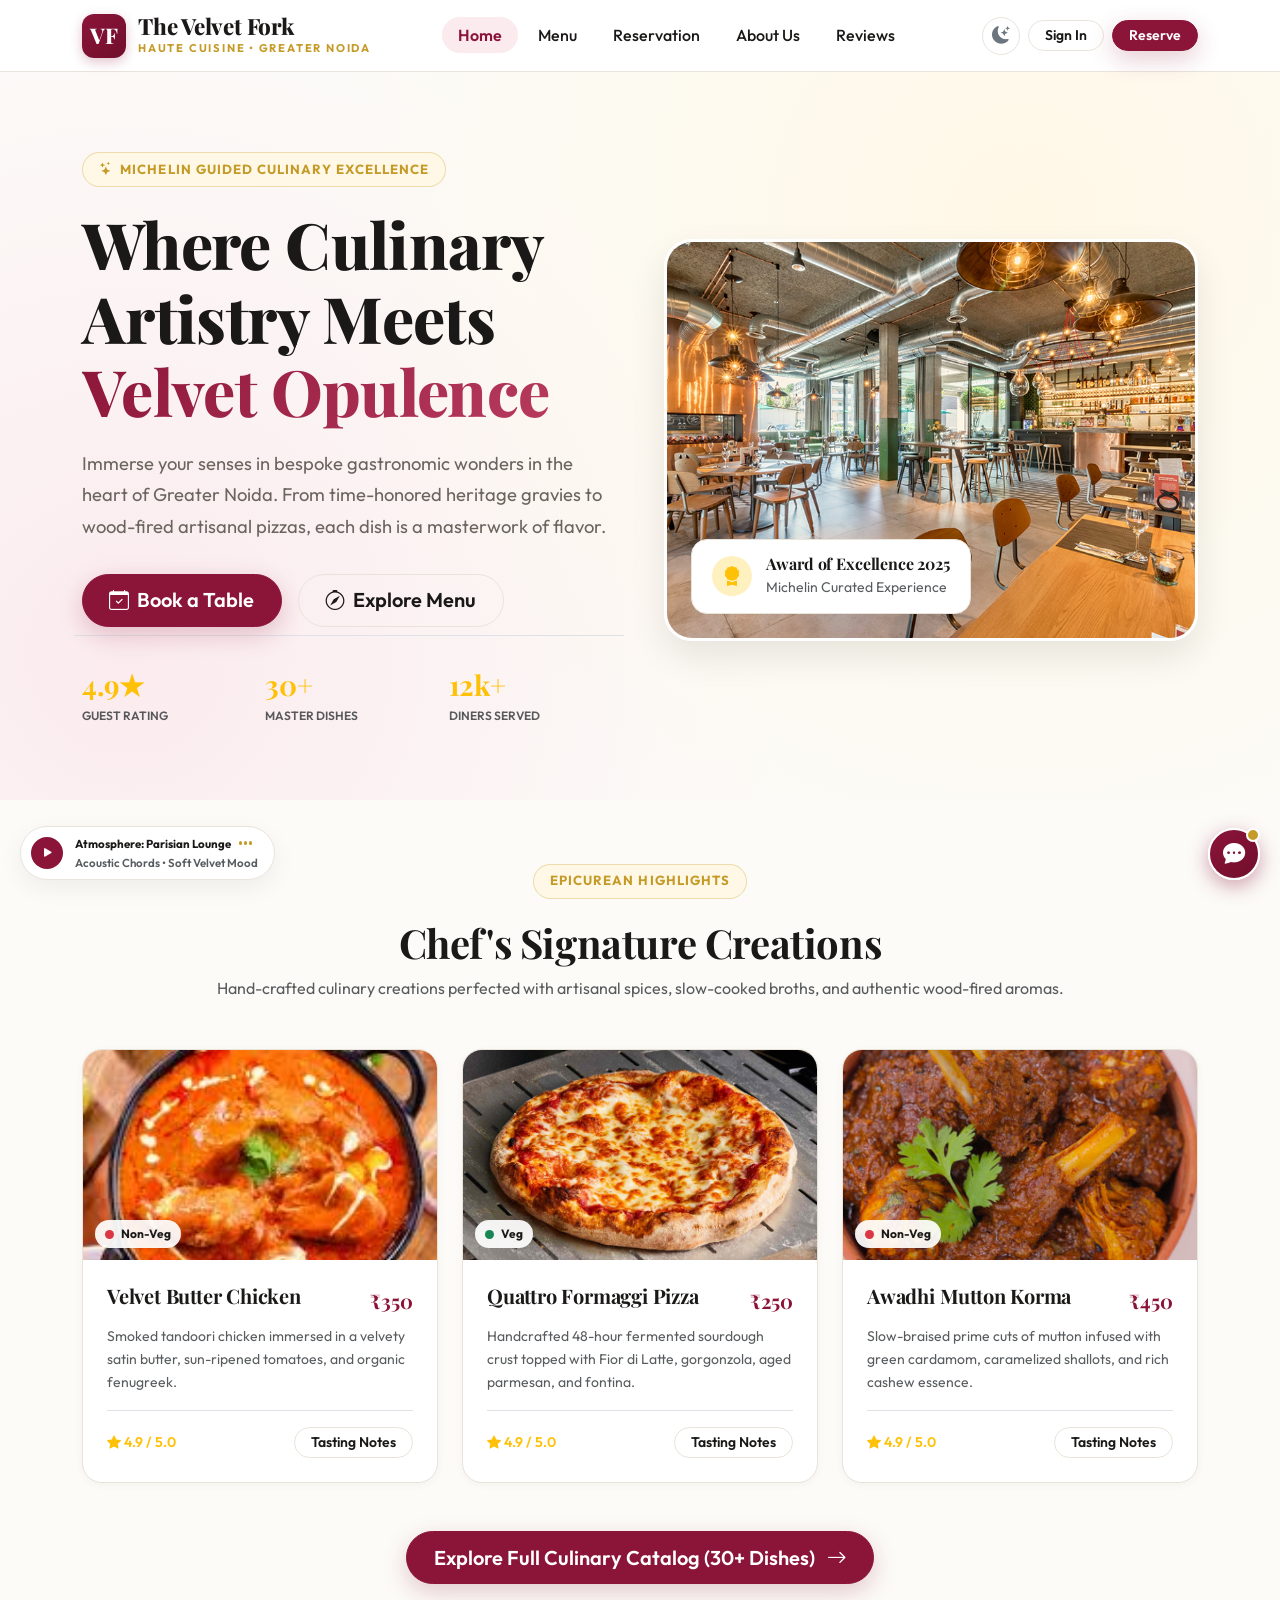
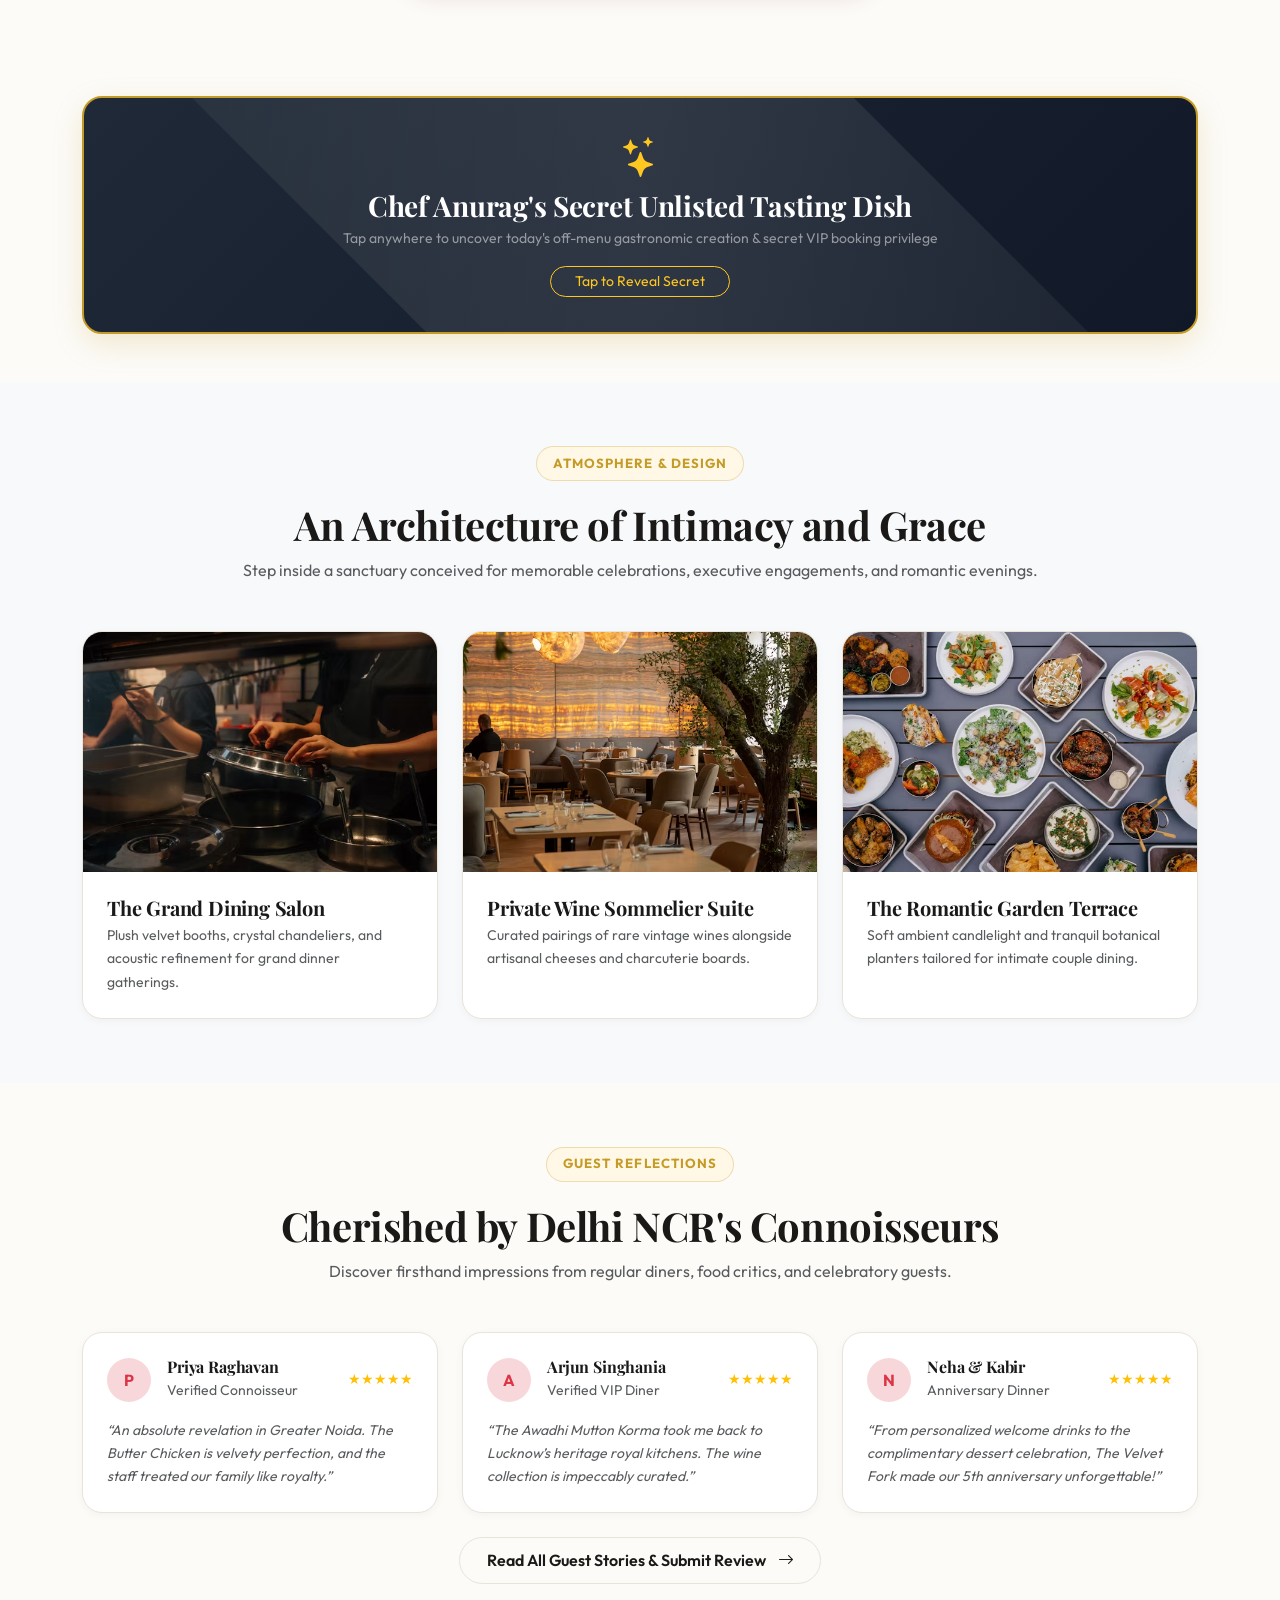
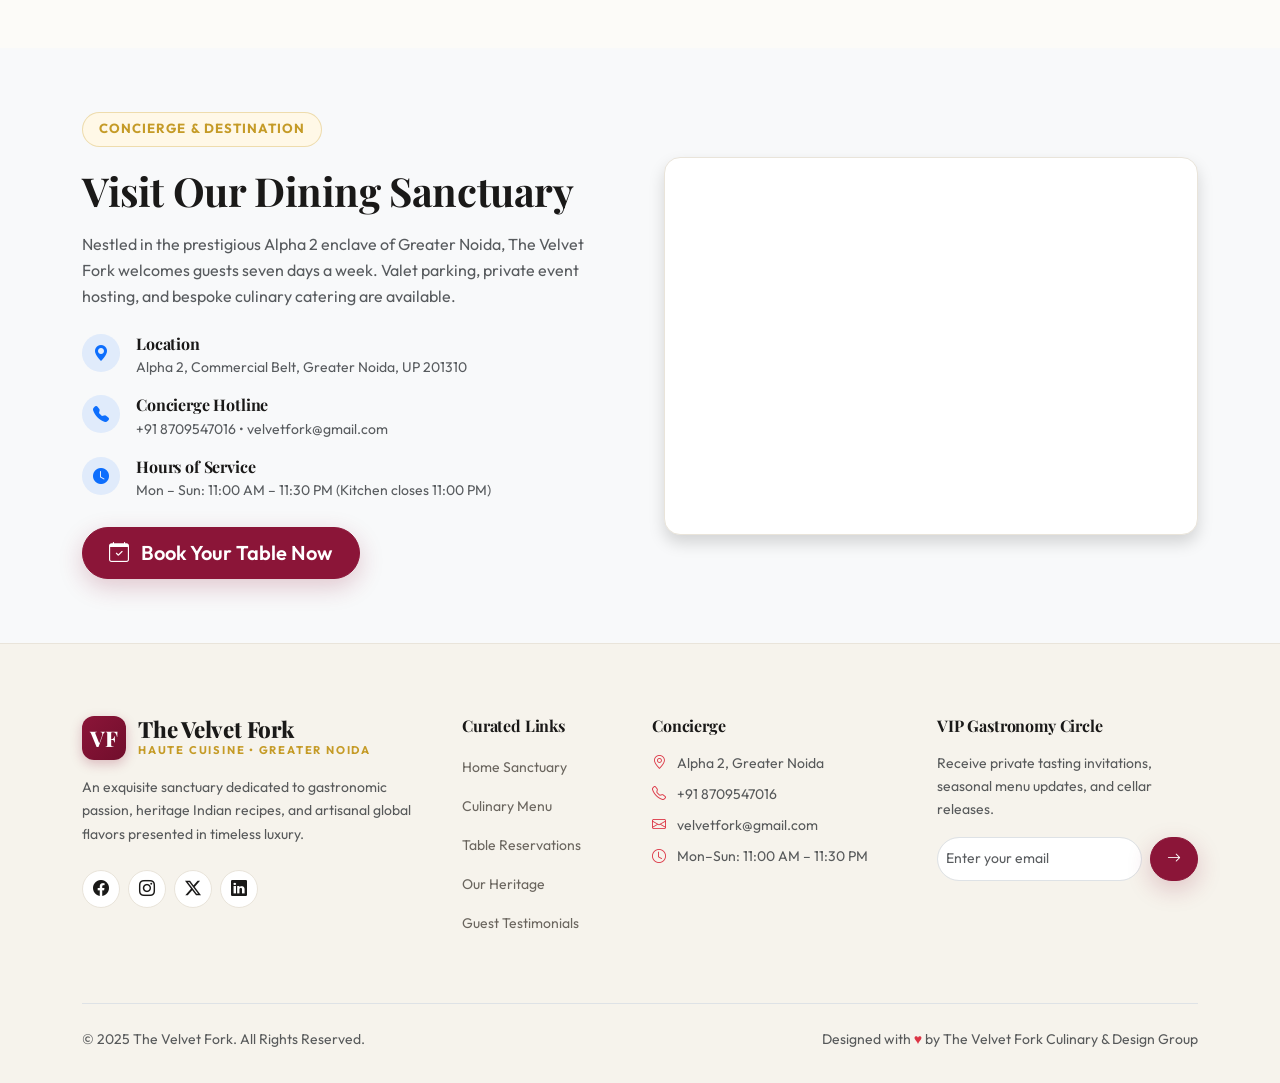
<file: frontend/html/index.html>
<!DOCTYPE html>
<html lang="en" data-bs-theme="light">
<head>
    <meta charset="UTF-8">
    <meta name="viewport" content="width=device-width, initial-scale=1.0">
    <title>The Velvet Fork — Haute Cuisine & Luxury Dining Experience</title>
    <meta name="description" content="Immerse yourself in world-class culinary artistry at The Velvet Fork. Artisanal recipes, Michelin-curated dining, and majestic ambiance in Greater Noida & Delhi NCR.">
    <!-- Bootstrap 5.3.3 CSS -->
    <link href="https://cdn.jsdelivr.net/npm/bootstrap@5.3.3/dist/css/bootstrap.min.css" rel="stylesheet">
    <!-- Bootstrap Icons -->
    <link rel="stylesheet" href="https://cdn.jsdelivr.net/npm/bootstrap-icons@1.11.3/font/bootstrap-icons.min.css">
    <!-- Custom Theme & Animations -->
    <link rel="stylesheet" href="../css/styles.css">
    <!-- Bootstrap 5 JS Bundle & Main Engine -->
    <script defer src="https://cdn.jsdelivr.net/npm/bootstrap@5.3.3/dist/js/bootstrap.bundle.min.js"></script>
    <script defer src="../js/main.js"></script>
</head>
<body>

    <!-- STICKY NAVBAR -->
    <nav class="navbar navbar-expand-lg sticky-top vf-navbar" aria-label="Main Navigation">
        <div class="container">
            <a class="vf-brand" href="index.html">
                <div class="vf-brand-logo">VF</div>
                <div>
                    <h1 class="vf-brand-title">The Velvet Fork</h1>
                    <span class="vf-brand-sub">Haute Cuisine • Greater Noida</span>
                </div>
            </a>

            <!-- Right Actions for Desktop + Mobile Toggler -->
            <div class="d-flex align-items-center gap-2 order-lg-3">
                <!-- Theme Switcher Button -->
                <button class="theme-toggle-btn" type="button" aria-label="Toggle Theme">
                    <i class="bi bi-moon-stars-fill text-secondary"></i>
                </button>

                <!-- Auth / Profile Chip -->
                <div class="vf-nav-auth d-flex align-items-center gap-2">
                    <a href="login.html" class="btn btn-sm btn-vf-outline py-1 px-3">Sign In</a>
                    <a href="reservation.html" class="btn btn-sm btn-vf-primary py-1 px-3 d-none d-sm-inline-flex">Reserve</a>
                </div>

                <!-- Mobile Hamburger Toggler -->
                <button class="navbar-toggler border-0 p-1 ms-1 d-lg-none" type="button" data-bs-toggle="offcanvas" data-bs-target="#mobileMenuOffcanvas" aria-controls="mobileMenuOffcanvas" aria-label="Toggle navigation">
                    <i class="bi bi-list fs-2"></i>
                </button>
            </div>

            <!-- Desktop Nav Links -->
            <div class="collapse navbar-collapse justify-content-center order-lg-2">
                <ul class="navbar-nav gap-1">
                    <li class="nav-item"><a class="vf-nav-link active" href="index.html">Home</a></li>
                    <li class="nav-item"><a class="vf-nav-link" href="menu.html">Menu</a></li>
                    <li class="nav-item"><a class="vf-nav-link" href="reservation.html">Reservation</a></li>
                    <li class="nav-item"><a class="vf-nav-link" href="about.html">About Us</a></li>
                    <li class="nav-item"><a class="vf-nav-link" href="reviews.html">Reviews</a></li>
                </ul>
            </div>
        </div>
    </nav>

    <!-- MOBILE OFFCANVAS DRAWER -->
    <div class="offcanvas offcanvas-end" tabindex="-1" id="mobileMenuOffcanvas" aria-labelledby="mobileMenuOffcanvasLabel">
        <div class="offcanvas-header border-bottom">
            <div class="d-flex align-items-center gap-2">
                <div class="vf-brand-logo" style="width:36px; height:36px; font-size:1.1rem;">VF</div>
                <h5 class="offcanvas-title fw-bold" id="mobileMenuOffcanvasLabel">The Velvet Fork</h5>
            </div>
            <button type="button" class="btn-close" data-bs-dismiss="offcanvas" aria-label="Close"></button>
        </div>
        <div class="offcanvas-body d-flex flex-column justify-content-between p-4">
            <ul class="navbar-nav gap-2 fs-5">
                <li class="nav-item"><a class="vf-nav-link active" href="index.html">Home</a></li>
                <li class="nav-item"><a class="vf-nav-link" href="menu.html">Culinary Menu</a></li>
                <li class="nav-item"><a class="vf-nav-link" href="reservation.html">Book a Table</a></li>
                <li class="nav-item"><a class="vf-nav-link" href="about.html">Our Heritage</a></li>
                <li class="nav-item"><a class="vf-nav-link" href="reviews.html">Guest Reviews</a></li>
                <li class="nav-item"><a class="vf-nav-link" href="profile.html">VIP Profile</a></li>
            </ul>
            <div class="pt-4 border-top d-flex flex-column gap-2">
                <a href="reservation.html" class="btn btn-vf-primary w-100 justify-content-center">Book an Experience</a>
                <a href="login.html" class="btn btn-vf-outline w-100 justify-content-center">Member Sign In</a>
            </div>
        </div>
    </div>

    <main>
        <!-- HERO SECTION -->
        <section class="vf-hero">
            <div class="container">
                <div class="row align-items-center g-5">
                    <div class="col-lg-6">
                        <span class="vf-badge-pill">
                            <i class="bi bi-stars"></i> Michelin Guided Culinary Excellence
                        </span>
                        <h1 class="vf-hero-title">
                            Where Culinary Artistry Meets <span class="text-gradient-primary">Velvet Opulence</span>
                        </h1>
                        <p class="vf-hero-desc">
                            Immerse your senses in bespoke gastronomic wonders in the heart of Greater Noida. 
                            From time-honored heritage gravies to wood-fired artisanal pizzas, each dish is a masterwork of flavor.
                        </p>
                        <div class="d-flex flex-wrap gap-3 mb-4">
                            <a href="reservation.html" class="btn btn-vf-primary btn-lg">
                                <i class="bi bi-calendar-check"></i> Book a Table
                            </a>
                            <a href="menu.html" class="btn btn-vf-outline btn-lg">
                                <i class="bi bi-compass"></i> Explore Menu
                            </a>
                        </div>
                        <div class="row g-3 pt-3 border-top">
                            <div class="col-4">
                                <h3 class="fw-bold mb-0 text-warning">4.9★</h3>
                                <small class="text-muted text-uppercase fw-semibold" style="font-size:0.75rem;">Guest Rating</small>
                            </div>
                            <div class="col-4">
                                <h3 class="fw-bold mb-0 text-warning">30+</h3>
                                <small class="text-muted text-uppercase fw-semibold" style="font-size:0.75rem;">Master Dishes</small>
                            </div>
                            <div class="col-4">
                                <h3 class="fw-bold mb-0 text-warning">12k+</h3>
                                <small class="text-muted text-uppercase fw-semibold" style="font-size:0.75rem;">Diners Served</small>
                            </div>
                        </div>
                    </div>

                    <div class="col-lg-6">
                        <div class="vf-hero-img-wrap">
                            <img src="../restaurant image.webp" alt="The Velvet Fork Interior Opulence" loading="eager">
                            <div class="vf-floating-badge">
                                <div class="rounded-circle bg-warning bg-opacity-25 text-warning p-2 d-flex align-items-center justify-content-center" style="width:40px; height:40px;">
                                    <i class="bi bi-award-fill fs-5"></i>
                                </div>
                                <div>
                                    <h6 class="fw-bold mb-0">Award of Excellence 2025</h6>
                                    <small class="text-muted">Michelin Curated Experience</small>
                                </div>
                            </div>
                        </div>
                    </div>
                </div>
            </div>
        </section>

        <!-- CHEF'S SIGNATURE SELECTIONS -->
        <section class="py-5 my-3">
            <div class="container">
                <div class="text-center max-w-700 mx-auto mb-5">
                    <span class="vf-badge-pill">Epicurean Highlights</span>
                    <h2 class="display-6 fw-bold mb-2">Chef's Signature Creations</h2>
                    <p class="text-muted">Hand-crafted culinary creations perfected with artisanal spices, slow-cooked broths, and authentic wood-fired aromas.</p>
                </div>

                <div class="row g-4">
                    <!-- Dish 1 -->
                    <div class="col-md-6 col-lg-4">
                        <div class="vf-card">
                            <div class="vf-card-img-wrap">
                                <img src="../pics/butter chicken.jpg" alt="Velvet Butter Chicken" loading="lazy">
                                <div class="vf-diet-tag">
                                    <span class="dot-nonveg"></span>
                                    <span>Non-Veg</span>
                                </div>
                            </div>
                            <div class="card-body p-4 d-flex flex-column flex-grow-1">
                                <div class="d-flex justify-content-between align-items-start mb-2">
                                    <h5 class="fw-bold mb-0">Velvet Butter Chicken</h5>
                                    <span class="vf-price">₹350</span>
                                </div>
                                <p class="text-muted small mb-3 flex-grow-1">
                                    Smoked tandoori chicken immersed in a velvety satin butter, sun-ripened tomatoes, and organic fenugreek.
                                </p>
                                <div class="d-flex justify-content-between align-items-center pt-3 border-top">
                                    <span class="text-warning small fw-semibold"><i class="bi bi-star-fill"></i> 4.9 / 5.0</span>
                                    <a href="menu.html" class="btn btn-sm btn-vf-outline py-1 px-3">Tasting Notes</a>
                                </div>
                            </div>
                        </div>
                    </div>

                    <!-- Dish 2 -->
                    <div class="col-md-6 col-lg-4">
                        <div class="vf-card">
                            <div class="vf-card-img-wrap">
                                <img src="../pics/classic-cheese-pizza.jpg" alt="Quattro Formaggi Pizza" loading="lazy">
                                <div class="vf-diet-tag">
                                    <span class="dot-veg"></span>
                                    <span>Veg</span>
                                </div>
                            </div>
                            <div class="card-body p-4 d-flex flex-column flex-grow-1">
                                <div class="d-flex justify-content-between align-items-start mb-2">
                                    <h5 class="fw-bold mb-0">Quattro Formaggi Pizza</h5>
                                    <span class="vf-price">₹250</span>
                                </div>
                                <p class="text-muted small mb-3 flex-grow-1">
                                    Handcrafted 48-hour fermented sourdough crust topped with Fior di Latte, gorgonzola, aged parmesan, and fontina.
                                </p>
                                <div class="d-flex justify-content-between align-items-center pt-3 border-top">
                                    <span class="text-warning small fw-semibold"><i class="bi bi-star-fill"></i> 4.9 / 5.0</span>
                                    <a href="menu.html" class="btn btn-sm btn-vf-outline py-1 px-3">Tasting Notes</a>
                                </div>
                            </div>
                        </div>
                    </div>

                    <!-- Dish 3 -->
                    <div class="col-md-6 col-lg-4">
                        <div class="vf-card">
                            <div class="vf-card-img-wrap">
                                <img src="../pics/bihari-mutton-curry.jpg" alt="Royal Awadhi Mutton Korma" loading="lazy">
                                <div class="vf-diet-tag">
                                    <span class="dot-nonveg"></span>
                                    <span>Non-Veg</span>
                                </div>
                            </div>
                            <div class="card-body p-4 d-flex flex-column flex-grow-1">
                                <div class="d-flex justify-content-between align-items-start mb-2">
                                    <h5 class="fw-bold mb-0">Awadhi Mutton Korma</h5>
                                    <span class="vf-price">₹450</span>
                                </div>
                                <p class="text-muted small mb-3 flex-grow-1">
                                    Slow-braised prime cuts of mutton infused with green cardamom, caramelized shallots, and rich cashew essence.
                                </p>
                                <div class="d-flex justify-content-between align-items-center pt-3 border-top">
                                    <span class="text-warning small fw-semibold"><i class="bi bi-star-fill"></i> 4.9 / 5.0</span>
                                    <a href="menu.html" class="btn btn-sm btn-vf-outline py-1 px-3">Tasting Notes</a>
                                </div>
                            </div>
                        </div>
                    </div>
                </div>

                <div class="text-center mt-5">
                    <a href="menu.html" class="btn btn-vf-primary btn-lg">
                        Explore Full Culinary Catalog (30+ Dishes) <i class="bi bi-arrow-right ms-1"></i>
                    </a>
                </div>
            </div>
        </section>

        <!-- CHEF'S SECRET UNLISTED MYSTERY SCRATCH CARD -->
        <section class="py-5">
            <div class="container">
                <div class="max-w-700 mx-auto">
                    <div class="vf-mystery-card" id="vf-mystery-card">
                        <div id="vf-mystery-cover">
                            <div class="display-6 text-warning mb-2"><i class="bi bi-stars"></i></div>
                            <h3 class="fw-bold text-white mb-1">Chef Anurag's Secret Unlisted Tasting Dish</h3>
                            <p class="text-white-50 small mb-3">Tap anywhere to uncover today's off-menu gastronomic creation & secret VIP booking privilege</p>
                            <button class="btn btn-sm btn-outline-warning rounded-pill px-4">Tap to Reveal Secret</button>
                        </div>
                        <div id="vf-mystery-content" class="d-none">
                            <div class="badge bg-warning text-dark fw-bold mb-2">Unlocked Today</div>
                            <h4 class="fw-bold text-white mb-1">Smoked Saffron Paneer Tikka with Wild Forest Honey Glaze</h4>
                            <p class="text-white-50 small mb-2">Wood-smoked over dried applewood chips, draped in organic Kashmir honeycomb.</p>
                            <div class="d-inline-block bg-white text-dark py-1 px-3 rounded-pill fw-bold small">
                                Secret Code: <span class="text-danger fw-bold">VELVETVIP15</span> (15% Off Your Booking)
                            </div>
                        </div>
                    </div>
                </div>
            </div>
        </section>

        <!-- AMBIANCE & SPATIAL GRANDEUR -->
        <section class="py-5 bg-body-tertiary">
            <div class="container py-3">
                <div class="text-center max-w-700 mx-auto mb-5">
                    <span class="vf-badge-pill">Atmosphere & Design</span>
                    <h2 class="display-6 fw-bold mb-2">An Architecture of Intimacy and Grace</h2>
                    <p class="text-muted">Step inside a sanctuary conceived for memorable celebrations, executive engagements, and romantic evenings.</p>
                </div>

                <div class="row g-4">
                    <div class="col-md-4">
                        <div class="vf-card">
                            <img src="../pics/int1.avif" alt="The Grand Dining Salon" style="height:240px; width:100%; object-fit:cover;" loading="lazy">
                            <div class="card-body p-4">
                                <h5 class="fw-bold mb-1">The Grand Dining Salon</h5>
                                <p class="text-muted small mb-0">Plush velvet booths, crystal chandeliers, and acoustic refinement for grand dinner gatherings.</p>
                            </div>
                        </div>
                    </div>

                    <div class="col-md-4">
                        <div class="vf-card">
                            <img src="../pics/int2.avif" alt="Private Wine Sommelier Suite" style="height:240px; width:100%; object-fit:cover;" loading="lazy">
                            <div class="card-body p-4">
                                <h5 class="fw-bold mb-1">Private Wine Sommelier Suite</h5>
                                <p class="text-muted small mb-0">Curated pairings of rare vintage wines alongside artisanal cheeses and charcuterie boards.</p>
                            </div>
                        </div>
                    </div>

                    <div class="col-md-4">
                        <div class="vf-card">
                            <img src="../pics/int3.avif" alt="Romantic Garden Terrace" style="height:240px; width:100%; object-fit:cover;" loading="lazy">
                            <div class="card-body p-4">
                                <h5 class="fw-bold mb-1">The Romantic Garden Terrace</h5>
                                <p class="text-muted small mb-0">Soft ambient candlelight and tranquil botanical planters tailored for intimate couple dining.</p>
                            </div>
                        </div>
                    </div>
                </div>
            </div>
        </section>

        <!-- GUEST TESTIMONIALS -->
        <section class="py-5 my-3">
            <div class="container">
                <div class="text-center max-w-700 mx-auto mb-5">
                    <span class="vf-badge-pill">Guest Reflections</span>
                    <h2 class="display-6 fw-bold mb-2">Cherished by Delhi NCR's Connoisseurs</h2>
                    <p class="text-muted">Discover firsthand impressions from regular diners, food critics, and celebratory guests.</p>
                </div>

                <div class="row g-4 mb-4">
                    <div class="col-md-4">
                        <div class="vf-card p-4">
                            <div class="d-flex align-items-center gap-3 mb-3">
                                <div class="rounded-circle bg-danger-subtle text-danger fw-bold d-flex align-items-center justify-content-center" style="width:44px; height:44px;">P</div>
                                <div>
                                    <h6 class="fw-bold mb-0">Priya Raghavan</h6>
                                    <small class="text-muted">Verified Connoisseur</small>
                                </div>
                                <div class="ms-auto text-warning small">★★★★★</div>
                            </div>
                            <p class="text-muted small mb-0 fst-italic">“An absolute revelation in Greater Noida. The Butter Chicken is velvety perfection, and the staff treated our family like royalty.”</p>
                        </div>
                    </div>

                    <div class="col-md-4">
                        <div class="vf-card p-4">
                            <div class="d-flex align-items-center gap-3 mb-3">
                                <div class="rounded-circle bg-danger-subtle text-danger fw-bold d-flex align-items-center justify-content-center" style="width:44px; height:44px;">A</div>
                                <div>
                                    <h6 class="fw-bold mb-0">Arjun Singhania</h6>
                                    <small class="text-muted">Verified VIP Diner</small>
                                </div>
                                <div class="ms-auto text-warning small">★★★★★</div>
                            </div>
                            <p class="text-muted small mb-0 fst-italic">“The Awadhi Mutton Korma took me back to Lucknow’s heritage royal kitchens. The wine collection is impeccably curated.”</p>
                        </div>
                    </div>

                    <div class="col-md-4">
                        <div class="vf-card p-4">
                            <div class="d-flex align-items-center gap-3 mb-3">
                                <div class="rounded-circle bg-danger-subtle text-danger fw-bold d-flex align-items-center justify-content-center" style="width:44px; height:44px;">N</div>
                                <div>
                                    <h6 class="fw-bold mb-0">Neha & Kabir</h6>
                                    <small class="text-muted">Anniversary Dinner</small>
                                </div>
                                <div class="ms-auto text-warning small">★★★★★</div>
                            </div>
                            <p class="text-muted small mb-0 fst-italic">“From personalized welcome drinks to the complimentary dessert celebration, The Velvet Fork made our 5th anniversary unforgettable!”</p>
                        </div>
                    </div>
                </div>

                <div class="text-center">
                    <a href="reviews.html" class="btn btn-vf-outline">
                        Read All Guest Stories & Submit Review <i class="bi bi-arrow-right ms-1"></i>
                    </a>
                </div>
            </div>
        </section>

        <!-- LOCATION & CONCIERGE -->
        <section class="py-5 bg-body-tertiary">
            <div class="container py-3">
                <div class="row align-items-center g-5">
                    <div class="col-lg-6">
                        <span class="vf-badge-pill">Concierge & Destination</span>
                        <h2 class="display-6 fw-bold mb-3">Visit Our Dining Sanctuary</h2>
                        <p class="text-muted mb-4">
                            Nestled in the prestigious Alpha 2 enclave of Greater Noida, The Velvet Fork welcomes guests 
                            seven days a week. Valet parking, private event hosting, and bespoke culinary catering are available.
                        </p>

                        <div class="d-flex flex-column gap-3 mb-4">
                            <div class="d-flex align-items-start gap-3">
                                <div class="rounded-circle bg-primary bg-opacity-10 text-primary p-2 d-flex align-items-center justify-content-center" style="width:38px; height:38px;">
                                    <i class="bi bi-geo-alt-fill"></i>
                                </div>
                                <div>
                                    <h6 class="fw-bold mb-0">Location</h6>
                                    <small class="text-muted">Alpha 2, Commercial Belt, Greater Noida, UP 201310</small>
                                </div>
                            </div>

                            <div class="d-flex align-items-start gap-3">
                                <div class="rounded-circle bg-primary bg-opacity-10 text-primary p-2 d-flex align-items-center justify-content-center" style="width:38px; height:38px;">
                                    <i class="bi bi-telephone-fill"></i>
                                </div>
                                <div>
                                    <h6 class="fw-bold mb-0">Concierge Hotline</h6>
                                    <small class="text-muted">+91 8709547016 • velvetfork@gmail.com</small>
                                </div>
                            </div>

                            <div class="d-flex align-items-start gap-3">
                                <div class="rounded-circle bg-primary bg-opacity-10 text-primary p-2 d-flex align-items-center justify-content-center" style="width:38px; height:38px;">
                                    <i class="bi bi-clock-fill"></i>
                                </div>
                                <div>
                                    <h6 class="fw-bold mb-0">Hours of Service</h6>
                                    <small class="text-muted">Mon – Sun: 11:00 AM – 11:30 PM (Kitchen closes 11:00 PM)</small>
                                </div>
                            </div>
                        </div>

                        <a href="reservation.html" class="btn btn-vf-primary btn-lg">
                            <i class="bi bi-calendar-check me-1"></i> Book Your Table Now
                        </a>
                    </div>

                    <div class="col-lg-6">
                        <div class="vf-card p-2 rounded-4 overflow-hidden shadow">
                            <iframe 
                                src="https://www.google.com/maps/embed?pb=!1m14!1m12!1m3!1d7014.268656553588!2d77.51609709999997!3d28.47550100000001!2m3!1f0!2f0!3f0!3m2!1i1024!2i768!4f13.1!5e0!3m2!1sen!2sin!4v1748248159780!5m2!1sen!2sin" 
                                width="100%" 
                                height="360" 
                                style="border:0; border-radius:0.75rem;" 
                                allowfullscreen="" 
                                loading="lazy" 
                                referrerpolicy="no-referrer-when-downgrade"
                                title="The Velvet Fork Map Location">
                            </iframe>
                        </div>
                    </div>
                </div>
            </div>
        </section>
    </main>

    <!-- FOOTER -->
    <footer class="vf-footer">
        <div class="container">
            <div class="row g-4 mb-5">
                <div class="col-lg-4 col-md-6">
                    <div class="vf-brand mb-3">
                        <div class="vf-brand-logo">VF</div>
                        <div>
                            <h4 class="vf-brand-title">The Velvet Fork</h4>
                            <span class="vf-brand-sub">Haute Cuisine • Greater Noida</span>
                        </div>
                    </div>
                    <p class="text-muted small mb-4">
                        An exquisite sanctuary dedicated to gastronomic passion, heritage Indian recipes, 
                        and artisanal global flavors presented in timeless luxury.
                    </p>
                    <div class="d-flex gap-2">
                        <a href="https://facebook.com" class="vf-social-btn" target="_blank" aria-label="Facebook"><i class="bi bi-facebook"></i></a>
                        <a href="https://instagram.com" class="vf-social-btn" target="_blank" aria-label="Instagram"><i class="bi bi-instagram"></i></a>
                        <a href="https://x.com" class="vf-social-btn" target="_blank" aria-label="Twitter"><i class="bi bi-twitter-x"></i></a>
                        <a href="https://linkedin.com" class="vf-social-btn" target="_blank" aria-label="LinkedIn"><i class="bi bi-linkedin"></i></a>
                    </div>
                </div>

                <div class="col-lg-2 col-md-6 col-6">
                    <h6 class="fw-bold mb-3">Curated Links</h6>
                    <ul class="list-unstyled d-flex flex-column gap-2 small">
                        <li><a href="index.html" class="vf-footer-link">Home Sanctuary</a></li>
                        <li><a href="menu.html" class="vf-footer-link">Culinary Menu</a></li>
                        <li><a href="reservation.html" class="vf-footer-link">Table Reservations</a></li>
                        <li><a href="about.html" class="vf-footer-link">Our Heritage</a></li>
                        <li><a href="reviews.html" class="vf-footer-link">Guest Testimonials</a></li>
                    </ul>
                </div>

                <div class="col-lg-3 col-md-6 col-6">
                    <h6 class="fw-bold mb-3">Concierge</h6>
                    <ul class="list-unstyled d-flex flex-column gap-2 small text-muted">
                        <li><i class="bi bi-geo-alt me-2 text-danger"></i> Alpha 2, Greater Noida</li>
                        <li><i class="bi bi-telephone me-2 text-danger"></i> +91 8709547016</li>
                        <li><i class="bi bi-envelope me-2 text-danger"></i> velvetfork@gmail.com</li>
                        <li><i class="bi bi-clock me-2 text-danger"></i> Mon–Sun: 11:00 AM – 11:30 PM</li>
                    </ul>
                </div>

                <div class="col-lg-3 col-md-6">
                    <h6 class="fw-bold mb-3">VIP Gastronomy Circle</h6>
                    <p class="text-muted small mb-3">
                        Receive private tasting invitations, seasonal menu updates, and cellar releases.
                    </p>
                    <form class="newsletter-form d-flex gap-2">
                        <input type="email" class="form-control form-control-sm rounded-pill" placeholder="Enter your email" required>
                        <button type="submit" class="btn btn-sm btn-vf-primary px-3 rounded-pill" aria-label="Subscribe">
                            <i class="bi bi-arrow-right"></i>
                        </button>
                    </form>
                </div>
            </div>

            <div class="pt-4 border-top d-flex justify-content-between align-items-center flex-wrap gap-2 small text-muted">
                <div>&copy; 2025 The Velvet Fork. All Rights Reserved.</div>
                <div>Designed with <span class="text-danger">♥</span> by The Velvet Fork Culinary & Design Group</div>
            </div>
        </div>
    </footer>

    <!-- AMBIENT LOUNGE ATMOSPHERE PLAYER (GLOBAL) -->
    <div class="vf-audio-player-bar" id="vf-global-audio-player">
        <button class="vf-audio-play-btn" id="vf-audio-toggle" aria-label="Toggle Lounge Atmosphere">
            <i class="bi bi-play-fill" id="vf-audio-icon"></i>
        </button>
        <div>
            <div class="d-flex align-items-center gap-2">
                <span class="small fw-bold">Atmosphere: Parisian Lounge</span>
                <div class="vf-audio-wave" id="vf-audio-wave">
                    <span class="vf-audio-bar"></span>
                    <span class="vf-audio-bar"></span>
                    <span class="vf-audio-bar"></span>
                </div>
            </div>
            <small class="text-muted d-block" style="font-size:0.72rem;">Acoustic Chords • Soft Velvet Mood</small>
        </div>
    </div>

    <!-- SIMULATED LUXURY AI CONCIERGE CHAT WIDGET (GLOBAL) -->
    <button class="vf-ai-concierge-btn" id="vf-concierge-toggle" aria-label="Open Velvet Concierge">
        <i class="bi bi-chat-dots-fill"></i>
        <span class="vf-ai-badge-pulse"></span>
    </button>

    <div class="vf-concierge-window" id="vf-concierge-window">
        <div class="vf-concierge-header">
            <div class="d-flex align-items-center gap-2">
                <div class="rounded-circle bg-white text-danger d-flex align-items-center justify-content-center fw-bold" style="width:30px; height:30px; font-size:0.85rem;">VF</div>
                <div>
                    <h6 class="mb-0 fw-bold text-white">Velvet AI Concierge</h6>
                    <small class="text-white-50" style="font-size:0.7rem;"><i class="bi bi-circle-fill text-success" style="font-size:0.5rem;"></i> Active • Fine Dining Butler</small>
                </div>
            </div>
            <button class="btn btn-sm text-white p-0" id="vf-concierge-close" aria-label="Close Concierge"><i class="bi bi-x-lg"></i></button>
        </div>
        <div class="vf-chat-messages" id="vf-chat-messages">
            <div class="vf-msg-bubble vf-msg-bot">
                Good evening, Connoisseur. I am your Velvet Fork concierge. How may I assist your dining plans today?
            </div>
            <div class="d-flex flex-wrap gap-1 mt-1">
                <button class="vf-prompt-chip" data-prompt="wine">🍷 Best wine pairings?</button>
                <button class="vf-prompt-chip" data-prompt="veg">🥗 Vegetarian signatures?</button>
                <button class="vf-prompt-chip" data-prompt="hours">🕒 Timings & Valet?</button>
                <button class="vf-prompt-chip" data-prompt="reserve">📅 Book a table</button>
            </div>
        </div>
        <form class="p-2 bg-surface border-top d-flex gap-2" id="vf-concierge-form">
            <input type="text" id="vf-concierge-input" class="form-control form-control-sm rounded-pill" placeholder="Ask about menu, pairings, bookings..." required>
            <button type="submit" class="btn btn-sm btn-vf-primary rounded-circle" style="width:32px; height:32px; padding:0; display:flex; align-items:center; justify-content:center;">
                <i class="bi bi-arrow-up"></i>
            </button>
        </form>
    </div>

</body>
</html>
</file>
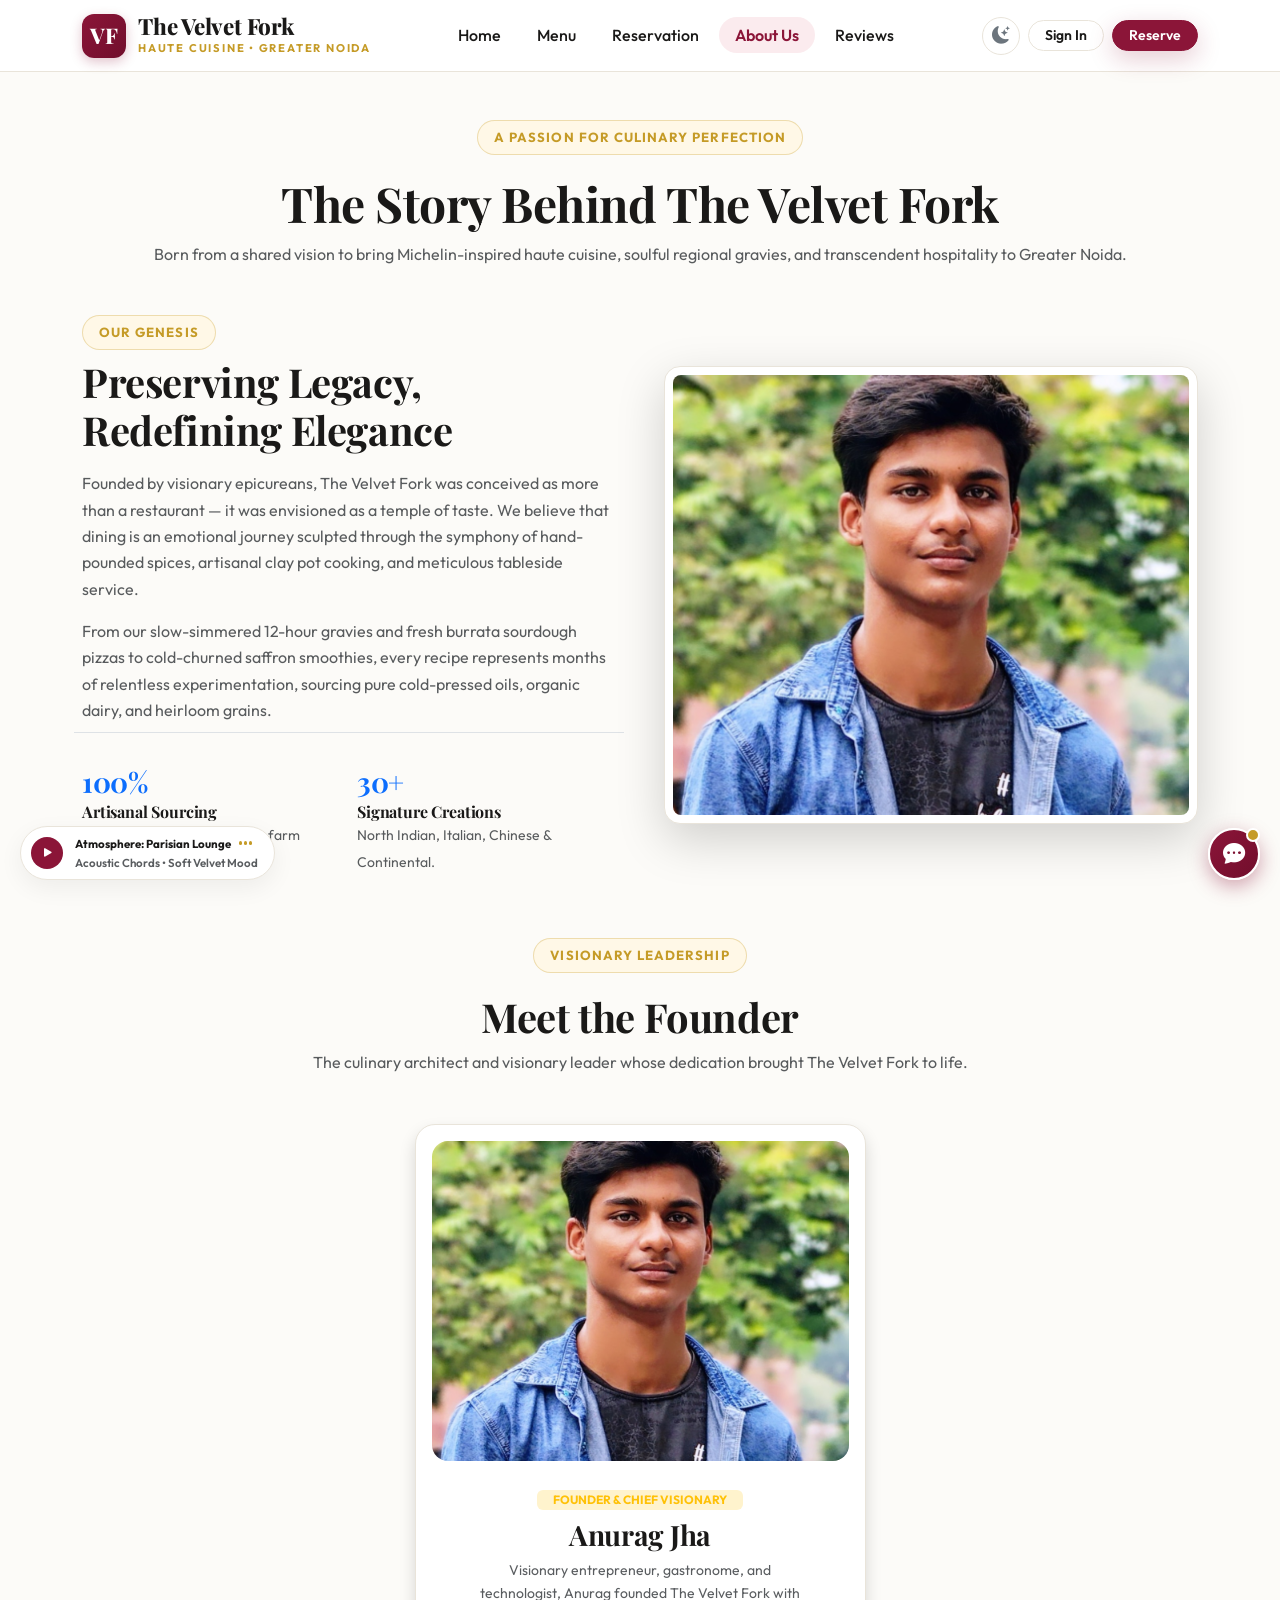
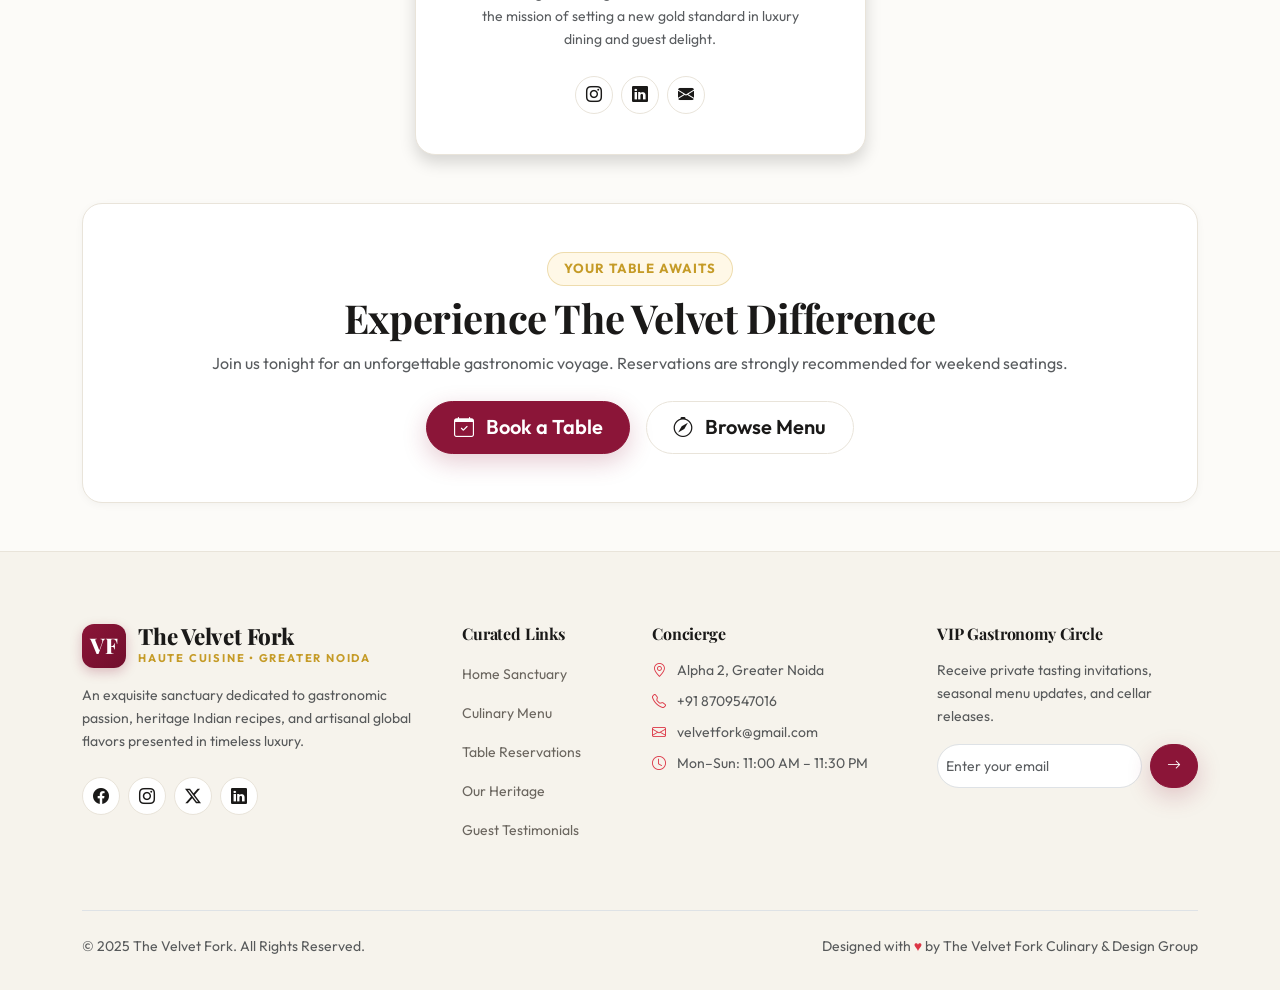
<file: about.html>
<!DOCTYPE html>
<html lang="en" data-bs-theme="light">
<head>
    <meta charset="UTF-8">
    <meta name="viewport" content="width=device-width, initial-scale=1.0">
    <title>Our Heritage & Founder — The Velvet Fork</title>
    <meta name="description" content="Meet the visionary founder and culinary artisans behind The Velvet Fork. Discover our commitment to epicurean luxury, heritage spices, and hospitality.">
    <!-- Bootstrap 5.3.3 CSS -->
    <link href="https://cdn.jsdelivr.net/npm/bootstrap@5.3.3/dist/css/bootstrap.min.css" rel="stylesheet">
    <!-- Bootstrap Icons -->
    <link rel="stylesheet" href="https://cdn.jsdelivr.net/npm/bootstrap-icons@1.11.3/font/bootstrap-icons.min.css">
    <!-- Custom Theme & Animations -->
    <link rel="stylesheet" href="styles.css">
    <!-- Bootstrap 5 JS Bundle & Main Engine -->
    <script defer src="https://cdn.jsdelivr.net/npm/bootstrap@5.3.3/dist/js/bootstrap.bundle.min.js"></script>
    <script defer src="main.js"></script>
</head>
<body>

    <!-- STICKY NAVBAR -->
    <nav class="navbar navbar-expand-lg sticky-top vf-navbar" aria-label="Main Navigation">
        <div class="container">
            <a class="vf-brand" href="index.html">
                <div class="vf-brand-logo">VF</div>
                <div>
                    <h1 class="vf-brand-title">The Velvet Fork</h1>
                    <span class="vf-brand-sub">Haute Cuisine • Greater Noida</span>
                </div>
            </a>

            <!-- Right Actions for Desktop + Mobile Toggler -->
            <div class="d-flex align-items-center gap-2 order-lg-3">
                <button class="theme-toggle-btn" type="button" aria-label="Toggle Theme">
                    <i class="bi bi-moon-stars-fill text-secondary"></i>
                </button>

                <div class="vf-nav-auth d-flex align-items-center gap-2">
                    <a href="login.html" class="btn btn-sm btn-vf-outline py-1 px-3">Sign In</a>
                    <a href="reservation.html" class="btn btn-sm btn-vf-primary py-1 px-3 d-none d-sm-inline-flex">Reserve</a>
                </div>

                <button class="navbar-toggler border-0 p-1 ms-1 d-lg-none" type="button" data-bs-toggle="offcanvas" data-bs-target="#mobileMenuOffcanvas" aria-controls="mobileMenuOffcanvas" aria-label="Toggle navigation">
                    <i class="bi bi-list fs-2"></i>
                </button>
            </div>

            <!-- Desktop Nav Links -->
            <div class="collapse navbar-collapse justify-content-center order-lg-2">
                <ul class="navbar-nav gap-1">
                    <li class="nav-item"><a class="vf-nav-link" href="index.html">Home</a></li>
                    <li class="nav-item"><a class="vf-nav-link" href="menu.html">Menu</a></li>
                    <li class="nav-item"><a class="vf-nav-link" href="reservation.html">Reservation</a></li>
                    <li class="nav-item"><a class="vf-nav-link active" href="about.html">About Us</a></li>
                    <li class="nav-item"><a class="vf-nav-link" href="reviews.html">Reviews</a></li>
                </ul>
            </div>
        </div>
    </nav>

    <!-- MOBILE OFFCANVAS DRAWER -->
    <div class="offcanvas offcanvas-end" tabindex="-1" id="mobileMenuOffcanvas" aria-labelledby="mobileMenuOffcanvasLabel">
        <div class="offcanvas-header border-bottom">
            <div class="d-flex align-items-center gap-2">
                <div class="vf-brand-logo" style="width:36px; height:36px; font-size:1.1rem;">VF</div>
                <h5 class="offcanvas-title fw-bold" id="mobileMenuOffcanvasLabel">The Velvet Fork</h5>
            </div>
            <button type="button" class="btn-close" data-bs-dismiss="offcanvas" aria-label="Close"></button>
        </div>
        <div class="offcanvas-body d-flex flex-column justify-content-between p-4">
            <ul class="navbar-nav gap-2 fs-5">
                <li class="nav-item"><a class="vf-nav-link" href="index.html">Home</a></li>
                <li class="nav-item"><a class="vf-nav-link" href="menu.html">Culinary Menu</a></li>
                <li class="nav-item"><a class="vf-nav-link" href="reservation.html">Book a Table</a></li>
                <li class="nav-item"><a class="vf-nav-link active" href="about.html">Our Heritage</a></li>
                <li class="nav-item"><a class="vf-nav-link" href="reviews.html">Guest Reviews</a></li>
                <li class="nav-item"><a class="vf-nav-link" href="profile.html">VIP Profile</a></li>
            </ul>
            <div class="pt-4 border-top d-flex flex-column gap-2">
                <a href="reservation.html" class="btn btn-vf-primary w-100 justify-content-center">Book an Experience</a>
                <a href="login.html" class="btn btn-vf-outline w-100 justify-content-center">Member Sign In</a>
            </div>
        </div>
    </div>

    <main class="py-5">
        <div class="container">
            <!-- Header -->
            <div class="text-center max-w-700 mx-auto mb-5">
                <span class="vf-badge-pill">A Passion for Culinary Perfection</span>
                <h1 class="display-5 fw-bold mb-2">The Story Behind The Velvet Fork</h1>
                <p class="text-muted">Born from a shared vision to bring Michelin-inspired haute cuisine, soulful regional gravies, and transcendent hospitality to Greater Noida.</p>
            </div>

            <!-- Heritage Story Row -->
            <div class="row align-items-center g-5 mb-5 pb-3">
                <div class="col-lg-6">
                    <span class="vf-badge-pill mb-2">Our Genesis</span>
                    <h2 class="display-6 fw-bold mb-3">Preserving Legacy, Redefining Elegance</h2>
                    <p class="text-muted mb-3">
                        Founded by visionary epicureans, The Velvet Fork was conceived as more than a restaurant — it was envisioned as a temple of taste. 
                        We believe that dining is an emotional journey sculpted through the symphony of hand-pounded spices, artisanal clay pot cooking, and meticulous tableside service.
                    </p>
                    <p class="text-muted mb-4">
                        From our slow-simmered 12-hour gravies and fresh burrata sourdough pizzas to cold-churned saffron smoothies, 
                        every recipe represents months of relentless experimentation, sourcing pure cold-pressed oils, organic dairy, and heirloom grains.
                    </p>

                    <div class="row g-3 pt-3 border-top">
                        <div class="col-6">
                            <h3 class="fw-bold mb-1 text-primary">100%</h3>
                            <h6 class="fw-bold mb-0">Artisanal Sourcing</h6>
                            <small class="text-muted">Single-origin spices & organic farm harvest.</small>
                        </div>
                        <div class="col-6">
                            <h3 class="fw-bold mb-1 text-primary">30+</h3>
                            <h6 class="fw-bold mb-0">Signature Creations</h6>
                            <small class="text-muted">North Indian, Italian, Chinese & Continental.</small>
                        </div>
                    </div>
                </div>

                <div class="col-lg-6">
                    <div class="vf-card overflow-hidden shadow-lg p-2 rounded-4">
                        <img src="pics/founder.jpg" alt="Founder & Executive Chef Anurag Jha" class="w-100 rounded-3" style="height:440px; object-fit:cover;" loading="lazy">
                    </div>
                </div>
            </div>

            <!-- Leadership Team Section -->
            <div class="text-center max-w-700 mx-auto my-5">
                <span class="vf-badge-pill">Visionary Leadership</span>
                <h2 class="display-6 fw-bold mb-2">Meet the Founder</h2>
                <p class="text-muted">The culinary architect and visionary leader whose dedication brought The Velvet Fork to life.</p>
            </div>

            <div class="row justify-content-center mb-5">
                <!-- Founder: Anurag Jha -->
                <div class="col-md-8 col-lg-6 col-xl-5">
                    <div class="vf-card text-center p-3 shadow">
                        <div class="vf-card-img-wrap rounded-4" style="height:320px;">
                            <img src="pics/founder.jpg" alt="Anurag Jha, Founder" loading="lazy">
                        </div>
                        <div class="card-body p-4">
                            <span class="badge bg-warning-subtle text-warning fw-bold text-uppercase mb-2 px-3 py-1">Founder & Chief Visionary</span>
                            <h3 class="fw-bold mb-2">Anurag Jha</h3>
                            <p class="text-muted small mb-4 px-md-3">
                                Visionary entrepreneur, gastronome, and technologist, Anurag founded The Velvet Fork with the mission of setting a new gold standard in luxury dining and guest delight.
                            </p>
                            <div class="d-flex justify-content-center gap-2">
                                <a href="https://www.instagram.com/anurag_jha1007?igsh=bGVhNHZsMnZoMzI2" target="_blank" class="vf-social-btn" aria-label="Instagram"><i class="bi bi-instagram"></i></a>
                                <a href="https://www.linkedin.com/in/anurag-kumar-a10923327" target="_blank" class="vf-social-btn" aria-label="LinkedIn"><i class="bi bi-linkedin"></i></a>
                                <a href="mailto:anuragkumarj1007@gmail.com" class="vf-social-btn" aria-label="Email"><i class="bi bi-envelope-fill"></i></a>
                            </div>
                        </div>
                    </div>
                </div>
            </div>

            <!-- Call to Action Banner -->
            <div class="vf-card p-5 text-center mt-5">
                <span class="vf-badge-pill mx-auto mb-2">Your Table Awaits</span>
                <h2 class="display-6 fw-bold mb-2">Experience The Velvet Difference</h2>
                <p class="text-muted max-w-700 mx-auto mb-4">
                    Join us tonight for an unforgettable gastronomic voyage. Reservations are strongly recommended for weekend seatings.
                </p>
                <div class="d-flex justify-content-center gap-3 flex-wrap">
                    <a href="reservation.html" class="btn btn-vf-primary btn-lg">
                        <i class="bi bi-calendar-check me-1"></i> Book a Table
                    </a>
                    <a href="menu.html" class="btn btn-vf-outline btn-lg">
                        <i class="bi bi-compass me-1"></i> Browse Menu
                    </a>
                </div>
            </div>
        </div>
    </main>

    <!-- FOOTER -->
    <footer class="vf-footer">
        <div class="container">
            <div class="row g-4 mb-5">
                <div class="col-lg-4 col-md-6">
                    <div class="vf-brand mb-3">
                        <div class="vf-brand-logo">VF</div>
                        <div>
                            <h4 class="vf-brand-title">The Velvet Fork</h4>
                            <span class="vf-brand-sub">Haute Cuisine • Greater Noida</span>
                        </div>
                    </div>
                    <p class="text-muted small mb-4">
                        An exquisite sanctuary dedicated to gastronomic passion, heritage Indian recipes, 
                        and artisanal global flavors presented in timeless luxury.
                    </p>
                    <div class="d-flex gap-2">
                        <a href="https://facebook.com" class="vf-social-btn" target="_blank" aria-label="Facebook"><i class="bi bi-facebook"></i></a>
                        <a href="https://instagram.com" class="vf-social-btn" target="_blank" aria-label="Instagram"><i class="bi bi-instagram"></i></a>
                        <a href="https://x.com" class="vf-social-btn" target="_blank" aria-label="Twitter"><i class="bi bi-twitter-x"></i></a>
                        <a href="https://linkedin.com" class="vf-social-btn" target="_blank" aria-label="LinkedIn"><i class="bi bi-linkedin"></i></a>
                    </div>
                </div>

                <div class="col-lg-2 col-md-6 col-6">
                    <h6 class="fw-bold mb-3">Curated Links</h6>
                    <ul class="list-unstyled d-flex flex-column gap-2 small">
                        <li><a href="index.html" class="vf-footer-link">Home Sanctuary</a></li>
                        <li><a href="menu.html" class="vf-footer-link">Culinary Menu</a></li>
                        <li><a href="reservation.html" class="vf-footer-link">Table Reservations</a></li>
                        <li><a href="about.html" class="vf-footer-link">Our Heritage</a></li>
                        <li><a href="reviews.html" class="vf-footer-link">Guest Testimonials</a></li>
                    </ul>
                </div>

                <div class="col-lg-3 col-md-6 col-6">
                    <h6 class="fw-bold mb-3">Concierge</h6>
                    <ul class="list-unstyled d-flex flex-column gap-2 small text-muted">
                        <li><i class="bi bi-geo-alt me-2 text-danger"></i> Alpha 2, Greater Noida</li>
                        <li><i class="bi bi-telephone me-2 text-danger"></i> +91 8709547016</li>
                        <li><i class="bi bi-envelope me-2 text-danger"></i> velvetfork@gmail.com</li>
                        <li><i class="bi bi-clock me-2 text-danger"></i> Mon–Sun: 11:00 AM – 11:30 PM</li>
                    </ul>
                </div>

                <div class="col-lg-3 col-md-6">
                    <h6 class="fw-bold mb-3">VIP Gastronomy Circle</h6>
                    <p class="text-muted small mb-3">
                        Receive private tasting invitations, seasonal menu updates, and cellar releases.
                    </p>
                    <form class="newsletter-form d-flex gap-2">
                        <input type="email" class="form-control form-control-sm rounded-pill" placeholder="Enter your email" required>
                        <button type="submit" class="btn btn-sm btn-vf-primary px-3 rounded-pill" aria-label="Subscribe">
                            <i class="bi bi-arrow-right"></i>
                        </button>
                    </form>
                </div>
            </div>

            <div class="pt-4 border-top d-flex justify-content-between align-items-center flex-wrap gap-2 small text-muted">
                <div>&copy; 2025 The Velvet Fork. All Rights Reserved.</div>
                <div>Designed with <span class="text-danger">♥</span> by The Velvet Fork Culinary & Design Group</div>
            </div>
        </div>
    </footer>

    <!-- AMBIENT LOUNGE ATMOSPHERE PLAYER (GLOBAL) -->
    <div class="vf-audio-player-bar" id="vf-global-audio-player">
        <button class="vf-audio-play-btn" id="vf-audio-toggle" aria-label="Toggle Lounge Atmosphere">
            <i class="bi bi-play-fill" id="vf-audio-icon"></i>
        </button>
        <div>
            <div class="d-flex align-items-center gap-2">
                <span class="small fw-bold">Atmosphere: Parisian Lounge</span>
                <div class="vf-audio-wave" id="vf-audio-wave">
                    <span class="vf-audio-bar"></span>
                    <span class="vf-audio-bar"></span>
                    <span class="vf-audio-bar"></span>
                </div>
            </div>
            <small class="text-muted d-block" style="font-size:0.72rem;">Acoustic Chords • Soft Velvet Mood</small>
        </div>
    </div>

    <!-- SIMULATED LUXURY AI CONCIERGE CHAT WIDGET (GLOBAL) -->
    <button class="vf-ai-concierge-btn" id="vf-concierge-toggle" aria-label="Open Velvet Concierge">
        <i class="bi bi-chat-dots-fill"></i>
        <span class="vf-ai-badge-pulse"></span>
    </button>

    <div class="vf-concierge-window" id="vf-concierge-window">
        <div class="vf-concierge-header">
            <div class="d-flex align-items-center gap-2">
                <div class="rounded-circle bg-white text-danger d-flex align-items-center justify-content-center fw-bold" style="width:30px; height:30px; font-size:0.85rem;">VF</div>
                <div>
                    <h6 class="mb-0 fw-bold text-white">Velvet AI Concierge</h6>
                    <small class="text-white-50" style="font-size:0.7rem;"><i class="bi bi-circle-fill text-success" style="font-size:0.5rem;"></i> Active • Fine Dining Butler</small>
                </div>
            </div>
            <button class="btn btn-sm text-white p-0" id="vf-concierge-close" aria-label="Close Concierge"><i class="bi bi-x-lg"></i></button>
        </div>
        <div class="vf-chat-messages" id="vf-chat-messages">
            <div class="vf-msg-bubble vf-msg-bot">
                Good evening, Connoisseur. I am your Velvet Fork concierge. How may I assist your dining plans today?
            </div>
            <div class="d-flex flex-wrap gap-1 mt-1">
                <button class="vf-prompt-chip" data-prompt="wine">🍷 Best wine pairings?</button>
                <button class="vf-prompt-chip" data-prompt="veg">🥗 Vegetarian signatures?</button>
                <button class="vf-prompt-chip" data-prompt="hours">🕒 Timings & Valet?</button>
                <button class="vf-prompt-chip" data-prompt="reserve">📅 Book a table</button>
            </div>
        </div>
        <form class="p-2 bg-surface border-top d-flex gap-2" id="vf-concierge-form">
            <input type="text" id="vf-concierge-input" class="form-control form-control-sm rounded-pill" placeholder="Ask about menu, pairings, bookings..." required>
            <button type="submit" class="btn btn-sm btn-vf-primary rounded-circle" style="width:32px; height:32px; padding:0; display:flex; align-items:center; justify-content:center;">
                <i class="bi bi-arrow-up"></i>
            </button>
        </form>
    </div>

</body>
</html>
</file>
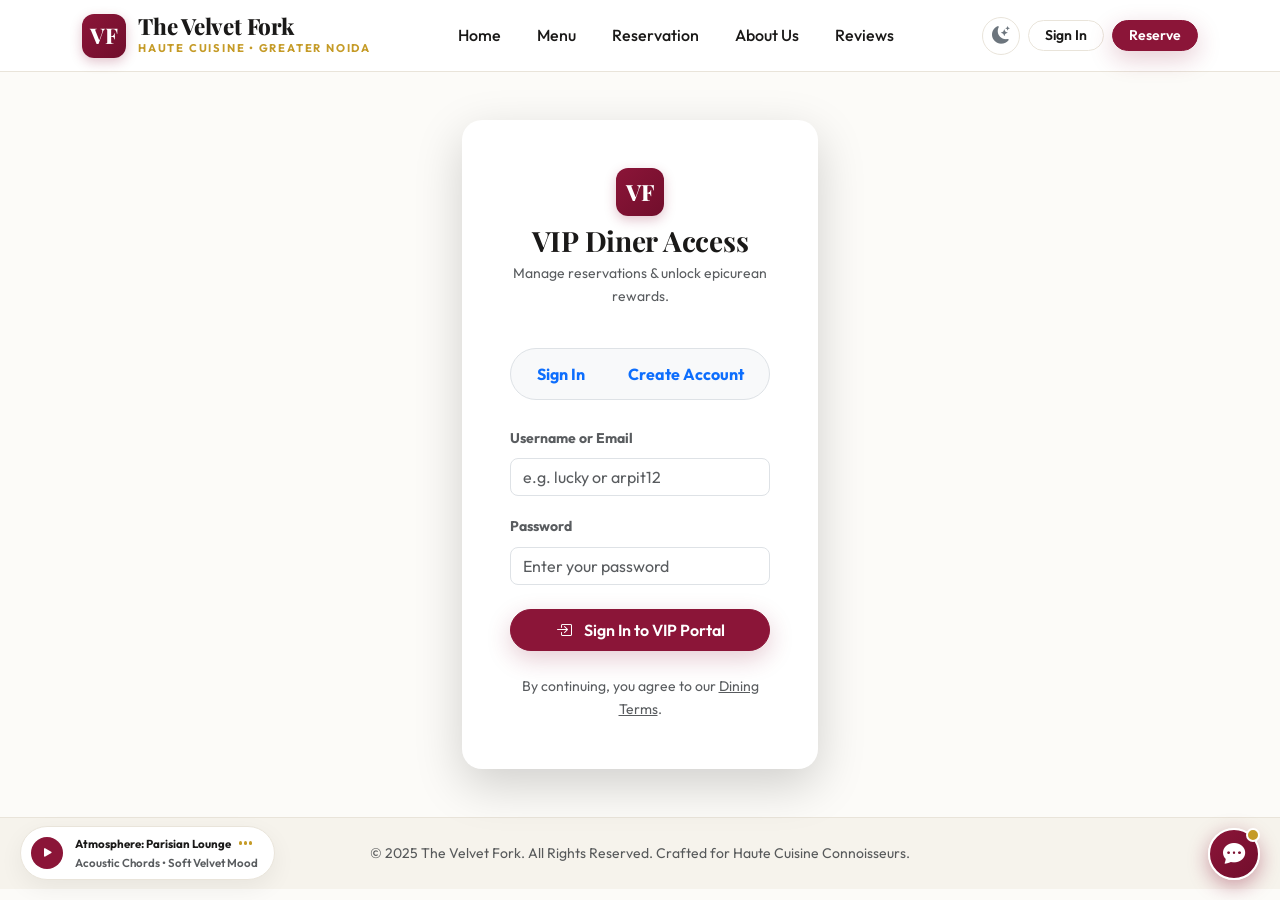
<file: login.html>
<!DOCTYPE html>
<html lang="en" data-bs-theme="light">
<head>
    <meta charset="UTF-8">
    <meta name="viewport" content="width=device-width, initial-scale=1.0">
    <title>Member Access & Concierge Sign In — The Velvet Fork</title>
    <meta name="description" content="Access your Velvet Fork VIP Diner account. View table reservations, manage favorite dishes, and track gourmet loyalty points.">
    <!-- Bootstrap 5.3.3 CSS -->
    <link href="https://cdn.jsdelivr.net/npm/bootstrap@5.3.3/dist/css/bootstrap.min.css" rel="stylesheet">
    <!-- Bootstrap Icons -->
    <link rel="stylesheet" href="https://cdn.jsdelivr.net/npm/bootstrap-icons@1.11.3/font/bootstrap-icons.min.css">
    <!-- Custom Theme & Animations -->
    <link rel="stylesheet" href="styles.css">
    <!-- Bootstrap 5 JS Bundle & Main Engine -->
    <script defer src="https://cdn.jsdelivr.net/npm/bootstrap@5.3.3/dist/js/bootstrap.bundle.min.js"></script>
    <script defer src="main.js"></script>
</head>
<body>

    <!-- STICKY NAVBAR -->
    <nav class="navbar navbar-expand-lg sticky-top vf-navbar" aria-label="Main Navigation">
        <div class="container">
            <a class="vf-brand" href="index.html">
                <div class="vf-brand-logo">VF</div>
                <div>
                    <h1 class="vf-brand-title">The Velvet Fork</h1>
                    <span class="vf-brand-sub">Haute Cuisine • Greater Noida</span>
                </div>
            </a>

            <!-- Right Actions for Desktop + Mobile Toggler -->
            <div class="d-flex align-items-center gap-2 order-lg-3">
                <button class="theme-toggle-btn" type="button" aria-label="Toggle Theme">
                    <i class="bi bi-moon-stars-fill text-secondary"></i>
                </button>

                <div class="vf-nav-auth d-flex align-items-center gap-2">
                    <a href="login.html" class="btn btn-sm btn-vf-outline py-1 px-3">Sign In</a>
                    <a href="reservation.html" class="btn btn-sm btn-vf-primary py-1 px-3 d-none d-sm-inline-flex">Reserve</a>
                </div>

                <button class="navbar-toggler border-0 p-1 ms-1 d-lg-none" type="button" data-bs-toggle="offcanvas" data-bs-target="#mobileMenuOffcanvas" aria-controls="mobileMenuOffcanvas" aria-label="Toggle navigation">
                    <i class="bi bi-list fs-2"></i>
                </button>
            </div>

            <!-- Desktop Nav Links -->
            <div class="collapse navbar-collapse justify-content-center order-lg-2">
                <ul class="navbar-nav gap-1">
                    <li class="nav-item"><a class="vf-nav-link" href="index.html">Home</a></li>
                    <li class="nav-item"><a class="vf-nav-link" href="menu.html">Menu</a></li>
                    <li class="nav-item"><a class="vf-nav-link" href="reservation.html">Reservation</a></li>
                    <li class="nav-item"><a class="vf-nav-link" href="about.html">About Us</a></li>
                    <li class="nav-item"><a class="vf-nav-link" href="reviews.html">Reviews</a></li>
                </ul>
            </div>
        </div>
    </nav>

    <!-- MOBILE OFFCANVAS DRAWER -->
    <div class="offcanvas offcanvas-end" tabindex="-1" id="mobileMenuOffcanvas" aria-labelledby="mobileMenuOffcanvasLabel">
        <div class="offcanvas-header border-bottom">
            <div class="d-flex align-items-center gap-2">
                <div class="vf-brand-logo" style="width:36px; height:36px; font-size:1.1rem;">VF</div>
                <h5 class="offcanvas-title fw-bold" id="mobileMenuOffcanvasLabel">The Velvet Fork</h5>
            </div>
            <button type="button" class="btn-close" data-bs-dismiss="offcanvas" aria-label="Close"></button>
        </div>
        <div class="offcanvas-body d-flex flex-column justify-content-between p-4">
            <ul class="navbar-nav gap-2 fs-5">
                <li class="nav-item"><a class="vf-nav-link" href="index.html">Home</a></li>
                <li class="nav-item"><a class="vf-nav-link" href="menu.html">Culinary Menu</a></li>
                <li class="nav-item"><a class="vf-nav-link" href="reservation.html">Book a Table</a></li>
                <li class="nav-item"><a class="vf-nav-link" href="about.html">Our Heritage</a></li>
                <li class="nav-item"><a class="vf-nav-link" href="reviews.html">Guest Reviews</a></li>
                <li class="nav-item"><a class="vf-nav-link" href="profile.html">VIP Profile</a></li>
            </ul>
            <div class="pt-4 border-top d-flex flex-column gap-2">
                <a href="reservation.html" class="btn btn-vf-primary w-100 justify-content-center">Book an Experience</a>
                <a href="login.html" class="btn btn-vf-outline w-100 justify-content-center">Member Sign In</a>
            </div>
        </div>
    </div>

    <main class="py-5 d-flex align-items-center" style="min-height: calc(100vh - 180px);">
        <div class="container">
            <div class="row justify-content-center">
                <div class="col-md-7 col-lg-5 col-xl-4">
                    <div class="vf-card p-4 p-sm-5 shadow-lg border-0">
                        <div class="text-center mb-4">
                            <div class="vf-brand-logo mx-auto mb-2" style="width:48px; height:48px; font-size:1.4rem;">VF</div>
                            <h3 class="fw-bold mb-1">VIP Diner Access</h3>
                            <p class="text-muted small">Manage reservations & unlock epicurean rewards.</p>
                        </div>

                        <!-- Tab Switcher -->
                        <ul class="nav nav-pills nav-fill bg-body-tertiary p-1 rounded-pill mb-4 border" role="tablist">
                            <li class="nav-item" role="presentation">
                                <button class="nav-link active rounded-pill py-2 small fw-bold" id="tab-login-btn" data-bs-toggle="pill" data-bs-target="#tab-login" type="button" role="tab">Sign In</button>
                            </li>
                            <li class="nav-item" role="presentation">
                                <button class="nav-link rounded-pill py-2 small fw-bold" id="tab-register-btn" data-bs-toggle="pill" data-bs-target="#tab-register" type="button" role="tab">Create Account</button>
                            </li>
                        </ul>

                        <div class="tab-content">
                            <!-- 1. SIGN IN TAB -->
                            <div class="tab-pane fade show active" id="tab-login" role="tabpanel">
                                <form id="login-form">
                                    <div class="mb-3">
                                        <label class="form-label small fw-bold text-muted" for="login-username">Username or Email</label>
                                        <input type="text" id="login-username" class="form-control rounded-3" placeholder="e.g. lucky or arpit12" required autocomplete="username">
                                    </div>
                                    <div class="mb-4">
                                        <label class="form-label small fw-bold text-muted" for="login-password">Password</label>
                                        <input type="password" id="login-password" class="form-control rounded-3" placeholder="Enter your password" required autocomplete="current-password">
                                    </div>
                                    <button type="submit" class="btn btn-vf-primary w-100 justify-content-center py-2">
                                        <i class="bi bi-box-arrow-in-right me-1"></i> Sign In to VIP Portal
                                    </button>
                                </form>
                            </div>

                            <!-- 2. CREATE ACCOUNT TAB -->
                            <div class="tab-pane fade" id="tab-register" role="tabpanel">
                                <form id="register-form">
                                    <div class="mb-2">
                                        <label class="form-label small fw-bold text-muted" for="reg-name">Full Name</label>
                                        <input type="text" id="reg-name" class="form-control rounded-3" placeholder="e.g. Anurag Jha" required autocomplete="name">
                                    </div>
                                    <div class="mb-2">
                                        <label class="form-label small fw-bold text-muted" for="reg-email">Email Address</label>
                                        <input type="email" id="reg-email" class="form-control rounded-3" placeholder="e.g. anurag@velvetfork.com" required autocomplete="email">
                                    </div>
                                    <div class="mb-2">
                                        <label class="form-label small fw-bold text-muted" for="reg-phone">Phone Number (Optional)</label>
                                        <input type="tel" id="reg-phone" class="form-control rounded-3" placeholder="+91 ..." autocomplete="tel">
                                    </div>
                                    <div class="mb-2">
                                        <label class="form-label small fw-bold text-muted" for="reg-username">Choose Username</label>
                                        <input type="text" id="reg-username" class="form-control rounded-3" placeholder="e.g. anurag_gourmet" required autocomplete="username">
                                    </div>
                                    <div class="row g-2 mb-3">
                                        <div class="col-6">
                                            <label class="form-label small fw-bold text-muted" for="reg-password">Password</label>
                                            <input type="password" id="reg-password" class="form-control rounded-3" placeholder="Min. 4 chars" required autocomplete="new-password">
                                        </div>
                                        <div class="col-6">
                                            <label class="form-label small fw-bold text-muted" for="reg-confirm">Confirm</label>
                                            <input type="password" id="reg-confirm" class="form-control rounded-3" placeholder="Repeat" required autocomplete="new-password">
                                        </div>
                                    </div>
                                    <button type="submit" class="btn btn-vf-primary w-100 justify-content-center py-2">
                                        <i class="bi bi-person-plus me-1"></i> Create VIP Account
                                    </button>
                                </form>
                            </div>
                        </div>

                        <div class="text-center mt-4 small text-muted">
                            <span>By continuing, you agree to our </span>
                            <a href="#" class="text-decoration-underline text-muted">Dining Terms</a>.
                        </div>
                    </div>
                </div>
            </div>
        </div>
    </main>

    <!-- FOOTER -->
    <footer class="vf-footer mt-auto py-4">
        <div class="container text-center small text-muted">
            &copy; 2025 The Velvet Fork. All Rights Reserved. Crafted for Haute Cuisine Connoisseurs.
        </div>
    </footer>

    <!-- AMBIENT LOUNGE ATMOSPHERE PLAYER (GLOBAL) -->
    <div class="vf-audio-player-bar" id="vf-global-audio-player">
        <button class="vf-audio-play-btn" id="vf-audio-toggle" aria-label="Toggle Lounge Atmosphere">
            <i class="bi bi-play-fill" id="vf-audio-icon"></i>
        </button>
        <div>
            <div class="d-flex align-items-center gap-2">
                <span class="small fw-bold">Atmosphere: Parisian Lounge</span>
                <div class="vf-audio-wave" id="vf-audio-wave">
                    <span class="vf-audio-bar"></span>
                    <span class="vf-audio-bar"></span>
                    <span class="vf-audio-bar"></span>
                </div>
            </div>
            <small class="text-muted d-block" style="font-size:0.72rem;">Acoustic Chords • Soft Velvet Mood</small>
        </div>
    </div>

    <!-- SIMULATED LUXURY AI CONCIERGE CHAT WIDGET (GLOBAL) -->
    <button class="vf-ai-concierge-btn" id="vf-concierge-toggle" aria-label="Open Velvet Concierge">
        <i class="bi bi-chat-dots-fill"></i>
        <span class="vf-ai-badge-pulse"></span>
    </button>

    <div class="vf-concierge-window" id="vf-concierge-window">
        <div class="vf-concierge-header">
            <div class="d-flex align-items-center gap-2">
                <div class="rounded-circle bg-white text-danger d-flex align-items-center justify-content-center fw-bold" style="width:30px; height:30px; font-size:0.85rem;">VF</div>
                <div>
                    <h6 class="mb-0 fw-bold text-white">Velvet AI Concierge</h6>
                    <small class="text-white-50" style="font-size:0.7rem;"><i class="bi bi-circle-fill text-success" style="font-size:0.5rem;"></i> Active • Fine Dining Butler</small>
                </div>
            </div>
            <button class="btn btn-sm text-white p-0" id="vf-concierge-close" aria-label="Close Concierge"><i class="bi bi-x-lg"></i></button>
        </div>
        <div class="vf-chat-messages" id="vf-chat-messages">
            <div class="vf-msg-bubble vf-msg-bot">
                Good evening, Connoisseur. I am your Velvet Fork concierge. How may I assist your dining plans today?
            </div>
            <div class="d-flex flex-wrap gap-1 mt-1">
                <button class="vf-prompt-chip" data-prompt="wine">🍷 Best wine pairings?</button>
                <button class="vf-prompt-chip" data-prompt="veg">🥗 Vegetarian signatures?</button>
                <button class="vf-prompt-chip" data-prompt="hours">🕒 Timings & Valet?</button>
                <button class="vf-prompt-chip" data-prompt="reserve">📅 Book a table</button>
            </div>
        </div>
        <form class="p-2 bg-surface border-top d-flex gap-2" id="vf-concierge-form">
            <input type="text" id="vf-concierge-input" class="form-control form-control-sm rounded-pill" placeholder="Ask about menu, pairings, bookings..." required>
            <button type="submit" class="btn btn-sm btn-vf-primary rounded-circle" style="width:32px; height:32px; padding:0; display:flex; align-items:center; justify-content:center;">
                <i class="bi bi-arrow-up"></i>
            </button>
        </form>
    </div>

</body>
</html>
</file>
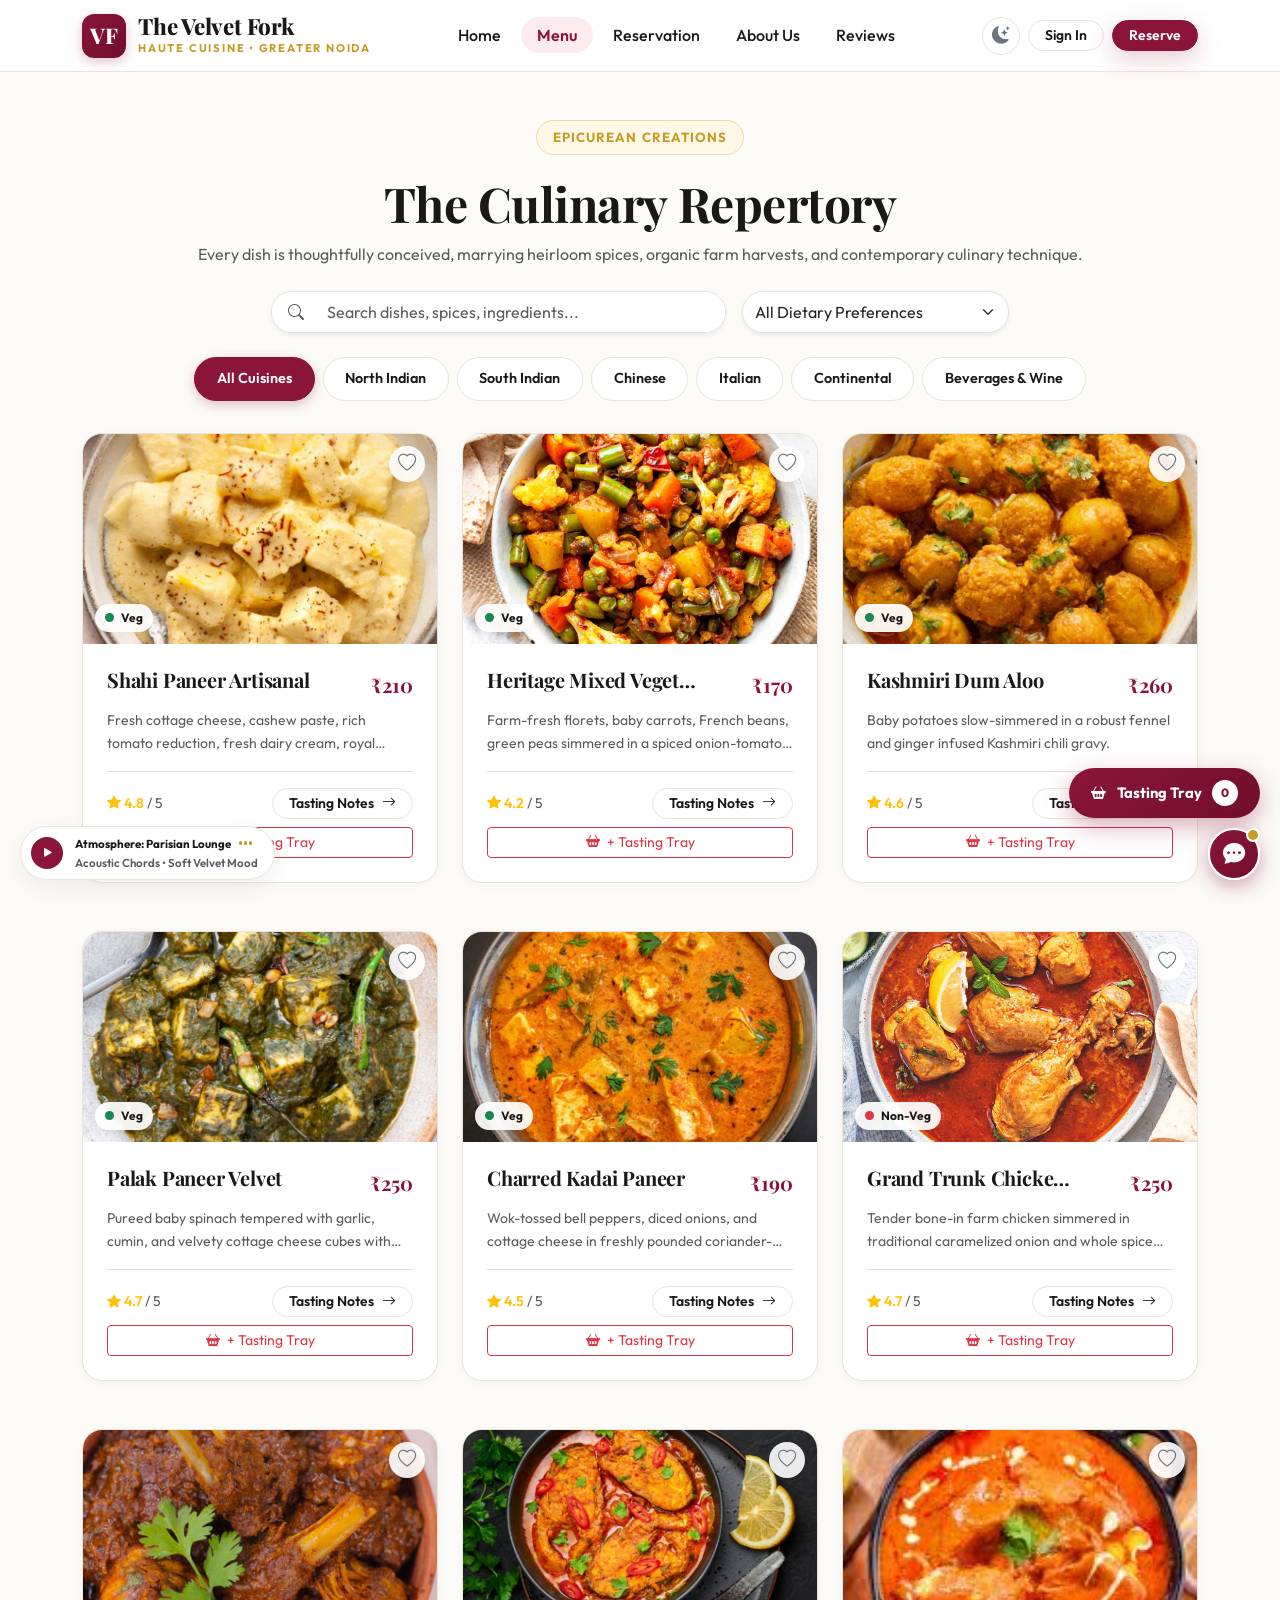
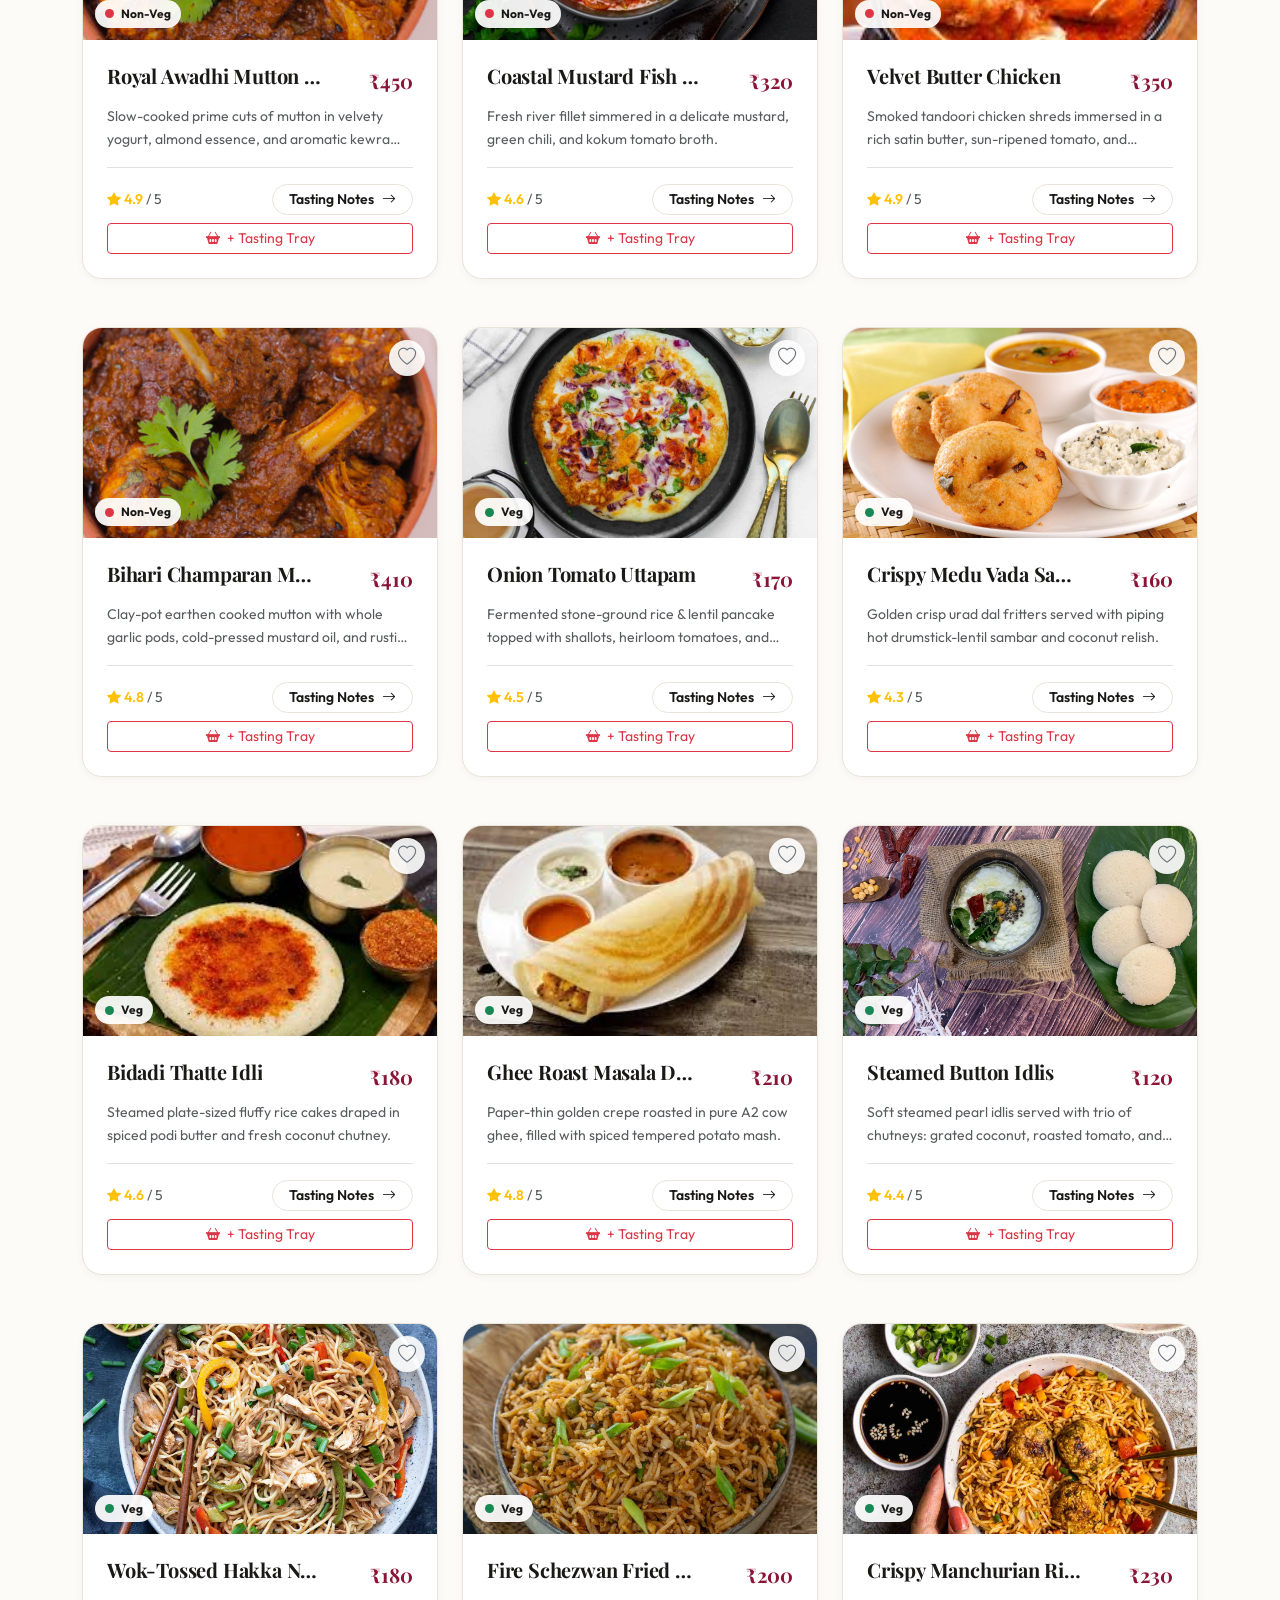
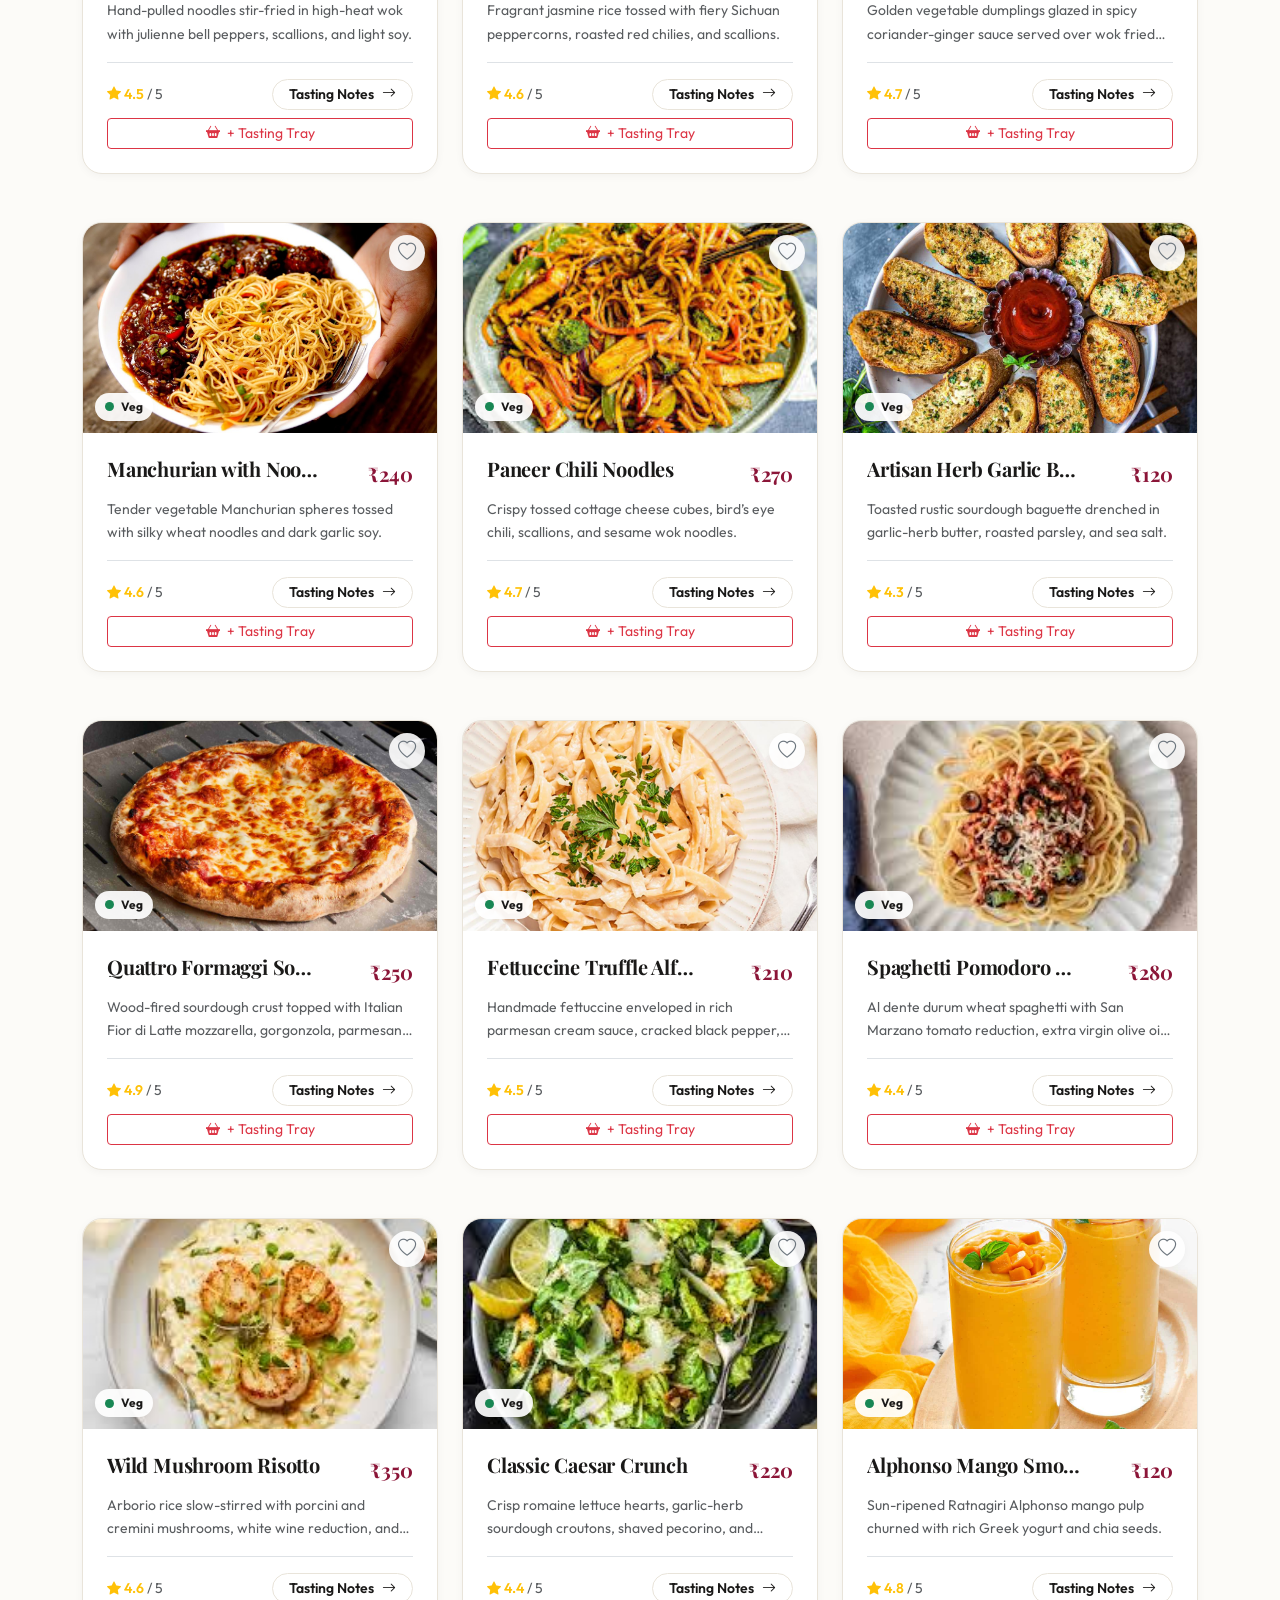
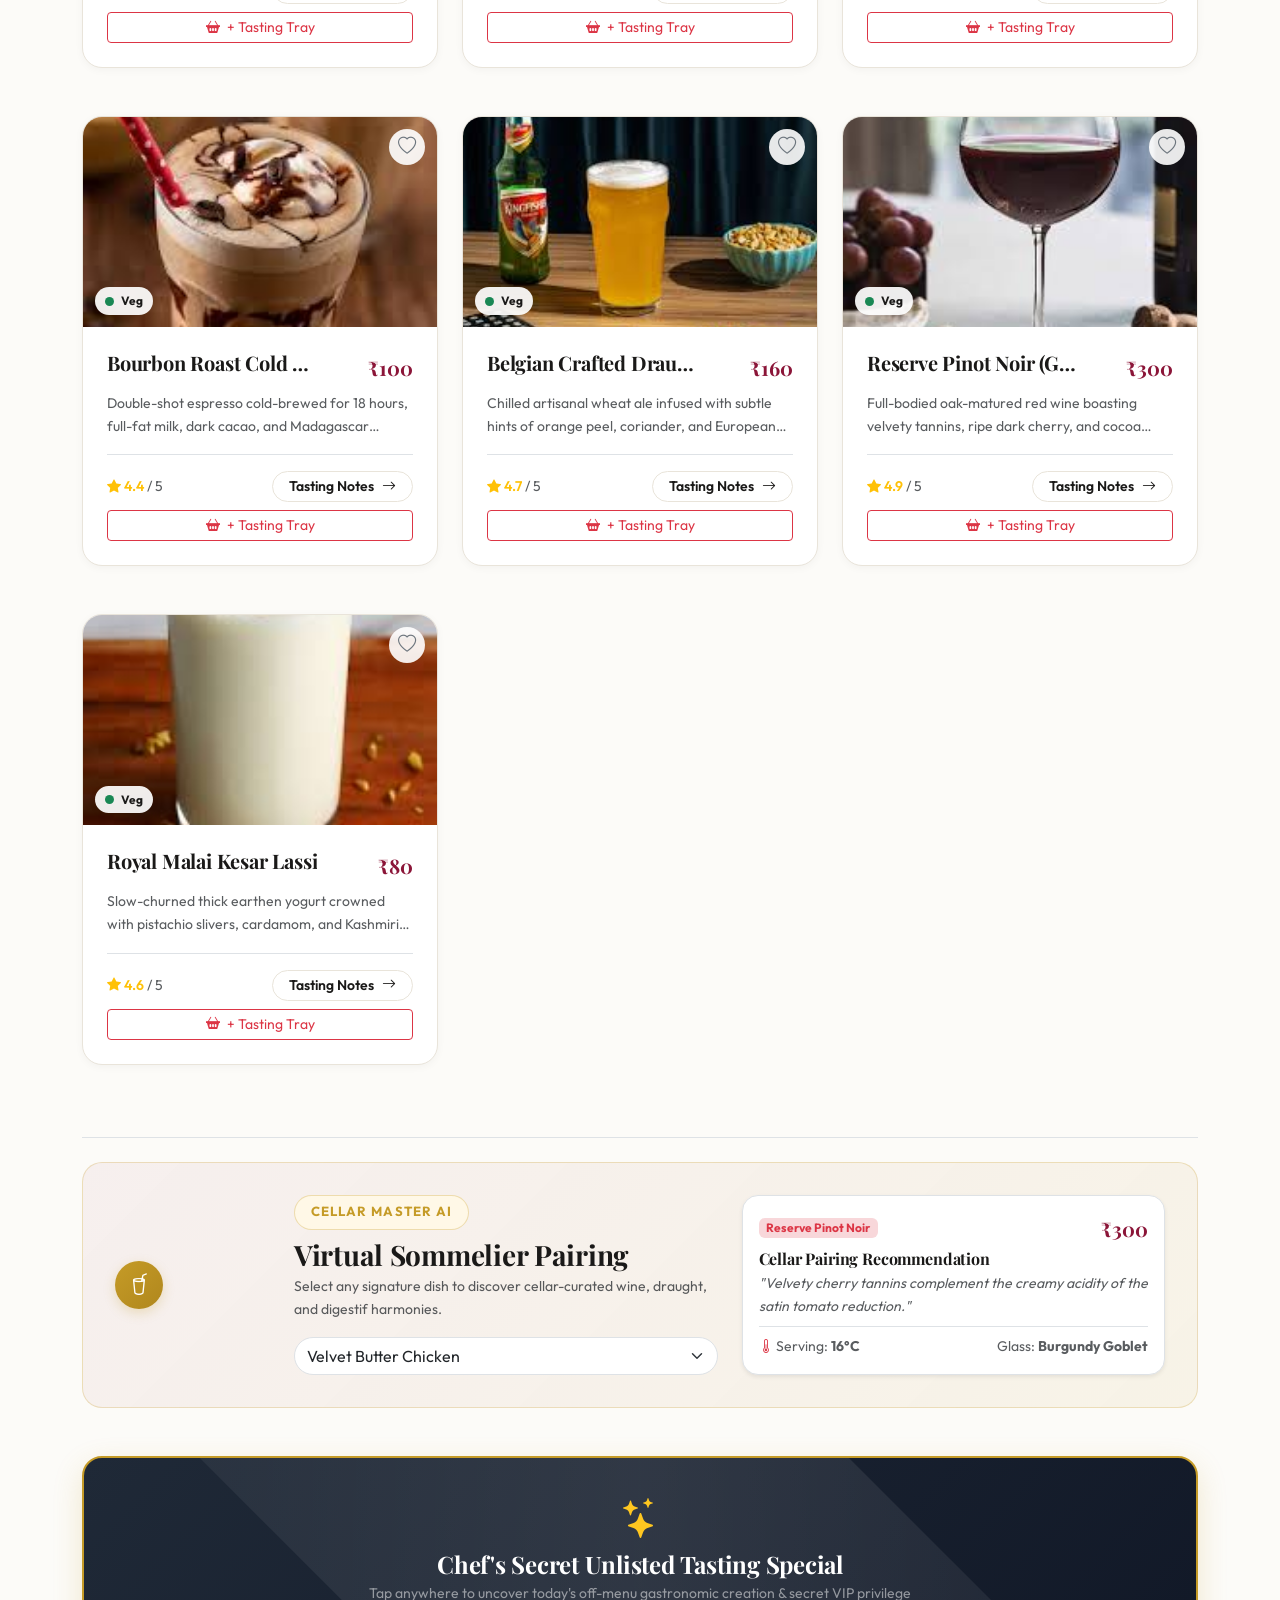
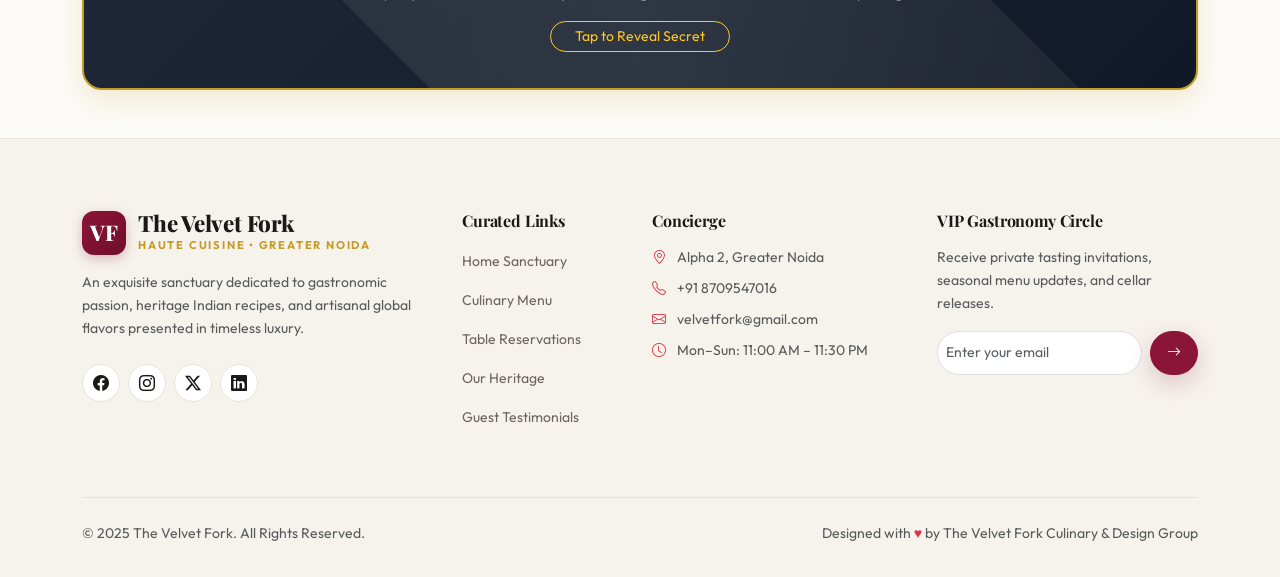
<file: menu.html>
<!DOCTYPE html>
<html lang="en" data-bs-theme="light">
<head>
    <meta charset="UTF-8">
    <meta name="viewport" content="width=device-width, initial-scale=1.0">
    <title>Culinary Repertory — The Velvet Fork</title>
    <meta name="description" content="Explore our seasonal culinary catalog featuring authentic North Indian, South Indian, Chinese, Italian, and Continental gastronomic creations.">
    <!-- Bootstrap 5.3.3 CSS -->
    <link href="https://cdn.jsdelivr.net/npm/bootstrap@5.3.3/dist/css/bootstrap.min.css" rel="stylesheet">
    <!-- Bootstrap Icons -->
    <link rel="stylesheet" href="https://cdn.jsdelivr.net/npm/bootstrap-icons@1.11.3/font/bootstrap-icons.min.css">
    <!-- Custom Theme & Animations -->
    <link rel="stylesheet" href="styles.css">
    <!-- Bootstrap 5 JS Bundle & Main Engine -->
    <script defer src="https://cdn.jsdelivr.net/npm/bootstrap@5.3.3/dist/js/bootstrap.bundle.min.js"></script>
    <script defer src="main.js"></script>
</head>
<body>

    <!-- STICKY NAVBAR -->
    <nav class="navbar navbar-expand-lg sticky-top vf-navbar" aria-label="Main Navigation">
        <div class="container">
            <a class="vf-brand" href="index.html">
                <div class="vf-brand-logo">VF</div>
                <div>
                    <h1 class="vf-brand-title">The Velvet Fork</h1>
                    <span class="vf-brand-sub">Haute Cuisine • Greater Noida</span>
                </div>
            </a>

            <!-- Right Actions for Desktop + Mobile Toggler -->
            <div class="d-flex align-items-center gap-2 order-lg-3">
                <button class="theme-toggle-btn" type="button" aria-label="Toggle Theme">
                    <i class="bi bi-moon-stars-fill text-secondary"></i>
                </button>

                <div class="vf-nav-auth d-flex align-items-center gap-2">
                    <a href="login.html" class="btn btn-sm btn-vf-outline py-1 px-3">Sign In</a>
                    <a href="reservation.html" class="btn btn-sm btn-vf-primary py-1 px-3 d-none d-sm-inline-flex">Reserve</a>
                </div>

                <button class="navbar-toggler border-0 p-1 ms-1 d-lg-none" type="button" data-bs-toggle="offcanvas" data-bs-target="#mobileMenuOffcanvas" aria-controls="mobileMenuOffcanvas" aria-label="Toggle navigation">
                    <i class="bi bi-list fs-2"></i>
                </button>
            </div>

            <!-- Desktop Nav Links -->
            <div class="collapse navbar-collapse justify-content-center order-lg-2">
                <ul class="navbar-nav gap-1">
                    <li class="nav-item"><a class="vf-nav-link" href="index.html">Home</a></li>
                    <li class="nav-item"><a class="vf-nav-link active" href="menu.html">Menu</a></li>
                    <li class="nav-item"><a class="vf-nav-link" href="reservation.html">Reservation</a></li>
                    <li class="nav-item"><a class="vf-nav-link" href="about.html">About Us</a></li>
                    <li class="nav-item"><a class="vf-nav-link" href="reviews.html">Reviews</a></li>
                </ul>
            </div>
        </div>
    </nav>

    <!-- MOBILE OFFCANVAS DRAWER -->
    <div class="offcanvas offcanvas-end" tabindex="-1" id="mobileMenuOffcanvas" aria-labelledby="mobileMenuOffcanvasLabel">
        <div class="offcanvas-header border-bottom">
            <div class="d-flex align-items-center gap-2">
                <div class="vf-brand-logo" style="width:36px; height:36px; font-size:1.1rem;">VF</div>
                <h5 class="offcanvas-title fw-bold" id="mobileMenuOffcanvasLabel">The Velvet Fork</h5>
            </div>
            <button type="button" class="btn-close" data-bs-dismiss="offcanvas" aria-label="Close"></button>
        </div>
        <div class="offcanvas-body d-flex flex-column justify-content-between p-4">
            <ul class="navbar-nav gap-2 fs-5">
                <li class="nav-item"><a class="vf-nav-link" href="index.html">Home</a></li>
                <li class="nav-item"><a class="vf-nav-link active" href="menu.html">Culinary Menu</a></li>
                <li class="nav-item"><a class="vf-nav-link" href="reservation.html">Book a Table</a></li>
                <li class="nav-item"><a class="vf-nav-link" href="about.html">Our Heritage</a></li>
                <li class="nav-item"><a class="vf-nav-link" href="reviews.html">Guest Reviews</a></li>
                <li class="nav-item"><a class="vf-nav-link" href="profile.html">VIP Profile</a></li>
            </ul>
            <div class="pt-4 border-top d-flex flex-column gap-2">
                <a href="reservation.html" class="btn btn-vf-primary w-100 justify-content-center">Book an Experience</a>
                <a href="login.html" class="btn btn-vf-outline w-100 justify-content-center">Member Sign In</a>
            </div>
        </div>
    </div>

    <main class="py-5">
        <div class="container">
            <!-- Header -->
            <div class="text-center max-w-700 mx-auto mb-4">
                <span class="vf-badge-pill">Epicurean Creations</span>
                <h1 class="display-5 fw-bold mb-2">The Culinary Repertory</h1>
                <p class="text-muted">Every dish is thoughtfully conceived, marrying heirloom spices, organic farm harvests, and contemporary culinary technique.</p>
            </div>

            <!-- Search & Filter Controls -->
            <div class="row justify-content-center mb-4 g-3">
                <div class="col-md-6 col-lg-5">
                    <div class="input-group shadow-sm rounded-pill overflow-hidden border">
                        <span class="input-group-text bg-body border-0 ps-3 text-muted"><i class="bi bi-search"></i></span>
                        <input type="text" id="menu-search-input" class="form-control bg-body border-0 py-2" placeholder="Search dishes, spices, ingredients..." autocomplete="off">
                    </div>
                </div>
                <div class="col-md-4 col-lg-3">
                    <select id="diet-filter-select" class="form-select shadow-sm rounded-pill py-2 border">
                        <option value="all" selected>All Dietary Preferences</option>
                        <option value="veg">Vegetarian Only (Pure Veg)</option>
                        <option value="non-veg">Non-Vegetarian Only</option>
                    </select>
                </div>
            </div>

            <!-- Category Pills -->
            <div class="vf-filter-pills" role="tablist">
                <button class="vf-filter-pill active" data-category="all" type="button">All Cuisines</button>
                <button class="vf-filter-pill" data-category="north-indian" type="button">North Indian</button>
                <button class="vf-filter-pill" data-category="south-indian" type="button">South Indian</button>
                <button class="vf-filter-pill" data-category="chinese" type="button">Chinese</button>
                <button class="vf-filter-pill" data-category="italian" type="button">Italian</button>
                <button class="vf-filter-pill" data-category="continental" type="button">Continental</button>
                <button class="vf-filter-pill" data-category="beverages" type="button">Beverages & Wine</button>
            </div>

            <!-- Dishes Grid -->
            <div id="menu-grid" class="row g-4" aria-live="polite">
                <!-- Dynamically rendered by main.js -->
            </div>

            <!-- VIRTUAL SOMMELIER & FOOD-WINE PAIRING SECTION -->
            <section class="mt-5 pt-4 border-top" id="sommelier">
                <div class="vf-sommelier-card">
                    <div class="row align-items-center g-4">
                        <div class="col-lg-2 text-center text-lg-start">
                            <div class="vf-sommelier-icon mx-auto mx-lg-0">
                                <i class="bi bi-cup-straw"></i>
                            </div>
                        </div>
                        <div class="col-lg-5">
                            <span class="vf-badge-pill mb-2">Cellar Master AI</span>
                            <h3 class="fw-bold mb-1">Virtual Sommelier Pairing</h3>
                            <p class="text-muted small mb-3">Select any signature dish to discover cellar-curated wine, draught, and digestif harmonies.</p>
                            <select id="vf-sommelier-select" class="form-select rounded-pill">
                                <option value="butter-chicken" selected>Velvet Butter Chicken</option>
                                <option value="shahi-paneer">Shahi Paneer Artisanal</option>
                                <option value="four-cheese-pizza">Quattro Formaggi Sourdough</option>
                                <option value="mutton-curry">Bihari Champaran Meat</option>
                                <option value="alfredo-pasta">Fettuccine Truffle Alfredo</option>
                            </select>
                        </div>
                        <div class="col-lg-5">
                            <div class="p-3 bg-body rounded-4 border shadow-sm" id="vf-sommelier-result">
                                <div class="d-flex justify-content-between align-items-center mb-1">
                                    <span class="badge bg-danger-subtle text-danger fw-bold" id="vf-sommelier-wine">Reserve Pinot Noir</span>
                                    <span class="vf-price small" id="vf-sommelier-price">₹300</span>
                                </div>
                                <h6 class="fw-bold mb-1" id="vf-sommelier-title">Cellar Pairing Recommendation</h6>
                                <p class="text-muted small mb-2 fst-italic" id="vf-sommelier-notes">
                                    "Velvety cherry tannins complement the creamy acidity of the satin tomato reduction."
                                </p>
                                <div class="d-flex justify-content-between align-items-center text-muted small border-top pt-2">
                                    <span><i class="bi bi-thermometer-half text-danger"></i> Serving: <b id="vf-sommelier-temp">16°C</b></span>
                                    <span><i class="bi bi-wine text-warning"></i> Glass: <b id="vf-sommelier-glass">Burgundy Goblet</b></span>
                                </div>
                            </div>
                        </div>
                    </div>
                </div>
            </section>

            <!-- CHEF'S SECRET UNLISTED MYSTERY SCRATCH CARD -->
            <section class="mt-5">
                <div class="vf-mystery-card" id="vf-mystery-card">
                    <div id="vf-mystery-cover">
                        <div class="display-6 text-warning mb-2"><i class="bi bi-stars"></i></div>
                        <h4 class="fw-bold text-white mb-1">Chef's Secret Unlisted Tasting Special</h4>
                        <p class="text-white-50 small mb-3">Tap anywhere to uncover today's off-menu gastronomic creation & secret VIP privilege</p>
                        <button class="btn btn-sm btn-outline-warning rounded-pill px-4">Tap to Reveal Secret</button>
                    </div>
                    <div id="vf-mystery-content" class="d-none">
                        <div class="badge bg-warning text-dark fw-bold mb-2">Unlocked Today</div>
                        <h4 class="fw-bold text-white mb-1">Smoked Saffron Paneer Tikka with Wild Forest Honey Glaze</h4>
                        <p class="text-white-50 small mb-2">Wood-smoked over dried applewood chips, draped in organic Kashmir honeycomb.</p>
                        <div class="d-inline-block bg-white text-dark py-1 px-3 rounded-pill fw-bold small">
                            Secret Code: <span class="text-danger fw-bold">VELVETVIP15</span> (15% Off Your Booking)
                        </div>
                    </div>
                </div>
            </section>
        </div>
    </main>

    <!-- FOOTER -->
    <footer class="vf-footer">
        <div class="container">
            <div class="row g-4 mb-5">
                <div class="col-lg-4 col-md-6">
                    <div class="vf-brand mb-3">
                        <div class="vf-brand-logo">VF</div>
                        <div>
                            <h4 class="vf-brand-title">The Velvet Fork</h4>
                            <span class="vf-brand-sub">Haute Cuisine • Greater Noida</span>
                        </div>
                    </div>
                    <p class="text-muted small mb-4">
                        An exquisite sanctuary dedicated to gastronomic passion, heritage Indian recipes, 
                        and artisanal global flavors presented in timeless luxury.
                    </p>
                    <div class="d-flex gap-2">
                        <a href="https://facebook.com" class="vf-social-btn" target="_blank" aria-label="Facebook"><i class="bi bi-facebook"></i></a>
                        <a href="https://instagram.com" class="vf-social-btn" target="_blank" aria-label="Instagram"><i class="bi bi-instagram"></i></a>
                        <a href="https://x.com" class="vf-social-btn" target="_blank" aria-label="Twitter"><i class="bi bi-twitter-x"></i></a>
                        <a href="https://linkedin.com" class="vf-social-btn" target="_blank" aria-label="LinkedIn"><i class="bi bi-linkedin"></i></a>
                    </div>
                </div>

                <div class="col-lg-2 col-md-6 col-6">
                    <h6 class="fw-bold mb-3">Curated Links</h6>
                    <ul class="list-unstyled d-flex flex-column gap-2 small">
                        <li><a href="index.html" class="vf-footer-link">Home Sanctuary</a></li>
                        <li><a href="menu.html" class="vf-footer-link">Culinary Menu</a></li>
                        <li><a href="reservation.html" class="vf-footer-link">Table Reservations</a></li>
                        <li><a href="about.html" class="vf-footer-link">Our Heritage</a></li>
                        <li><a href="reviews.html" class="vf-footer-link">Guest Testimonials</a></li>
                    </ul>
                </div>

                <div class="col-lg-3 col-md-6 col-6">
                    <h6 class="fw-bold mb-3">Concierge</h6>
                    <ul class="list-unstyled d-flex flex-column gap-2 small text-muted">
                        <li><i class="bi bi-geo-alt me-2 text-danger"></i> Alpha 2, Greater Noida</li>
                        <li><i class="bi bi-telephone me-2 text-danger"></i> +91 8709547016</li>
                        <li><i class="bi bi-envelope me-2 text-danger"></i> velvetfork@gmail.com</li>
                        <li><i class="bi bi-clock me-2 text-danger"></i> Mon–Sun: 11:00 AM – 11:30 PM</li>
                    </ul>
                </div>

                <div class="col-lg-3 col-md-6">
                    <h6 class="fw-bold mb-3">VIP Gastronomy Circle</h6>
                    <p class="text-muted small mb-3">
                        Receive private tasting invitations, seasonal menu updates, and cellar releases.
                    </p>
                    <form class="newsletter-form d-flex gap-2">
                        <input type="email" class="form-control form-control-sm rounded-pill" placeholder="Enter your email" required>
                        <button type="submit" class="btn btn-sm btn-vf-primary px-3 rounded-pill" aria-label="Subscribe">
                            <i class="bi bi-arrow-right"></i>
                        </button>
                    </form>
                </div>
            </div>

            <div class="pt-4 border-top d-flex justify-content-between align-items-center flex-wrap gap-2 small text-muted">
                <div>&copy; 2025 The Velvet Fork. All Rights Reserved.</div>
                <div>Designed with <span class="text-danger">♥</span> by The Velvet Fork Culinary & Design Group</div>
            </div>
        </div>
    </footer>

    <!-- FLOATING PRE-ORDER TASTING TRAY BUTTON -->
    <button class="vf-tray-floating-btn" id="vf-open-tray-btn" data-bs-toggle="offcanvas" data-bs-target="#vfTastingTrayOffcanvas" aria-controls="vfTastingTrayOffcanvas">
        <i class="bi bi-basket2-fill"></i>
        <span>Tasting Tray</span>
        <span class="vf-tray-badge" id="vf-tray-badge-count">0</span>
    </button>

    <!-- PRE-ORDER TASTING TRAY OFFCANVAS -->
    <div class="offcanvas offcanvas-end" tabindex="-1" id="vfTastingTrayOffcanvas" aria-labelledby="vfTastingTrayLabel" style="width: 400px; max-width: 90vw;">
        <div class="offcanvas-header border-bottom">
            <div class="d-flex align-items-center gap-2">
                <i class="bi bi-bag-check-fill text-danger fs-4"></i>
                <div>
                    <h5 class="offcanvas-title fw-bold mb-0" id="vfTastingTrayLabel">Pre-Order Tasting Tray</h5>
                    <small class="text-muted">Table Pre-Ordering & Bill Estimator</small>
                </div>
            </div>
            <button type="button" class="btn-close" data-bs-dismiss="offcanvas" aria-label="Close"></button>
        </div>
        <div class="offcanvas-body d-flex flex-column justify-content-between p-3">
            <!-- Tray Items List -->
            <div id="vf-tray-items-container" class="flex-grow-1 overflow-auto pe-1 mb-3">
                <!-- Dynamically populated by main.js -->
                <div class="text-center py-5 text-muted">
                    <div class="display-6 mb-2"><i class="bi bi-cart-x"></i></div>
                    <p class="small mb-0">Your tasting tray is currently empty.<br>Browse the menu and click <b>+ Tasting Tray</b> on any dish.</p>
                </div>
            </div>

            <!-- Bill Estimator & Splitter -->
            <div class="border-top pt-3 bg-subtle p-3 rounded-3">
                <div class="d-flex justify-content-between small text-muted mb-1">
                    <span>Tray Subtotal:</span>
                    <span id="vf-tray-subtotal" class="fw-bold text-body">₹0</span>
                </div>
                <div class="d-flex justify-content-between small text-muted mb-2">
                    <span>GST (5% Hospitality):</span>
                    <span id="vf-tray-tax" class="fw-bold text-body">₹0</span>
                </div>
                <div class="d-flex justify-content-between fw-bold fs-6 border-top pt-2 mb-3">
                    <span>Estimated Total:</span>
                    <span id="vf-tray-total" class="text-danger">₹0</span>
                </div>

                <!-- Bill Splitter -->
                <div class="mb-3 pt-2 border-top">
                    <div class="d-flex justify-content-between align-items-center mb-1">
                        <small class="fw-bold"><i class="bi bi-people-fill text-warning me-1"></i> Split Among Diners:</small>
                        <span class="badge bg-secondary-subtle text-body fw-bold" id="vf-split-count-label">2 Guests</span>
                    </div>
                    <input type="range" class="form-range" min="1" max="10" value="2" id="vf-split-slider">
                    <div class="d-flex justify-content-between small text-muted">
                        <span>Per Person Share:</span>
                        <b class="text-success" id="vf-split-per-person">₹0 / guest</b>
                    </div>
                </div>

                <div class="d-flex flex-column gap-2">
                    <a href="reservation.html" class="btn btn-vf-primary w-100 justify-content-center" id="vf-attach-tray-btn">
                        <i class="bi bi-calendar-check me-1"></i> Attach Tray to Table Reservation
                    </a>
                    <button class="btn btn-sm btn-outline-secondary w-100" id="vf-clear-tray-btn">Clear Tasting Tray</button>
                </div>
            </div>
        </div>
    </div>

    <!-- AMBIENT LOUNGE ATMOSPHERE PLAYER (GLOBAL) -->
    <div class="vf-audio-player-bar" id="vf-global-audio-player">
        <button class="vf-audio-play-btn" id="vf-audio-toggle" aria-label="Toggle Lounge Atmosphere">
            <i class="bi bi-play-fill" id="vf-audio-icon"></i>
        </button>
        <div>
            <div class="d-flex align-items-center gap-2">
                <span class="small fw-bold">Atmosphere: Parisian Lounge</span>
                <div class="vf-audio-wave" id="vf-audio-wave">
                    <span class="vf-audio-bar"></span>
                    <span class="vf-audio-bar"></span>
                    <span class="vf-audio-bar"></span>
                </div>
            </div>
            <small class="text-muted d-block" style="font-size:0.72rem;">Acoustic Chords • Soft Velvet Mood</small>
        </div>
    </div>

    <!-- SIMULATED LUXURY AI CONCIERGE CHAT WIDGET (GLOBAL) -->
    <button class="vf-ai-concierge-btn" id="vf-concierge-toggle" aria-label="Open Velvet Concierge">
        <i class="bi bi-chat-dots-fill"></i>
        <span class="vf-ai-badge-pulse"></span>
    </button>

    <div class="vf-concierge-window" id="vf-concierge-window">
        <div class="vf-concierge-header">
            <div class="d-flex align-items-center gap-2">
                <div class="rounded-circle bg-white text-danger d-flex align-items-center justify-content-center fw-bold" style="width:30px; height:30px; font-size:0.85rem;">VF</div>
                <div>
                    <h6 class="mb-0 fw-bold text-white">Velvet AI Concierge</h6>
                    <small class="text-white-50" style="font-size:0.7rem;"><i class="bi bi-circle-fill text-success" style="font-size:0.5rem;"></i> Active • Fine Dining Butler</small>
                </div>
            </div>
            <button class="btn btn-sm text-white p-0" id="vf-concierge-close" aria-label="Close Concierge"><i class="bi bi-x-lg"></i></button>
        </div>
        <div class="vf-chat-messages" id="vf-chat-messages">
            <div class="vf-msg-bubble vf-msg-bot">
                Good evening, Connoisseur. I am your Velvet Fork concierge. How may I assist your dining plans today?
            </div>
            <div class="d-flex flex-wrap gap-1 mt-1">
                <button class="vf-prompt-chip" data-prompt="wine">🍷 Best wine pairings?</button>
                <button class="vf-prompt-chip" data-prompt="veg">🥗 Vegetarian signatures?</button>
                <button class="vf-prompt-chip" data-prompt="hours">🕒 Timings & Valet?</button>
                <button class="vf-prompt-chip" data-prompt="reserve">📅 Book a table</button>
            </div>
        </div>
        <form class="p-2 bg-surface border-top d-flex gap-2" id="vf-concierge-form">
            <input type="text" id="vf-concierge-input" class="form-control form-control-sm rounded-pill" placeholder="Ask about menu, pairings, bookings..." required>
            <button type="submit" class="btn btn-sm btn-vf-primary rounded-circle" style="width:32px; height:32px; padding:0; display:flex; align-items:center; justify-content:center;">
                <i class="bi bi-arrow-up"></i>
            </button>
        </form>
    </div>

</body>
</html>
</file>
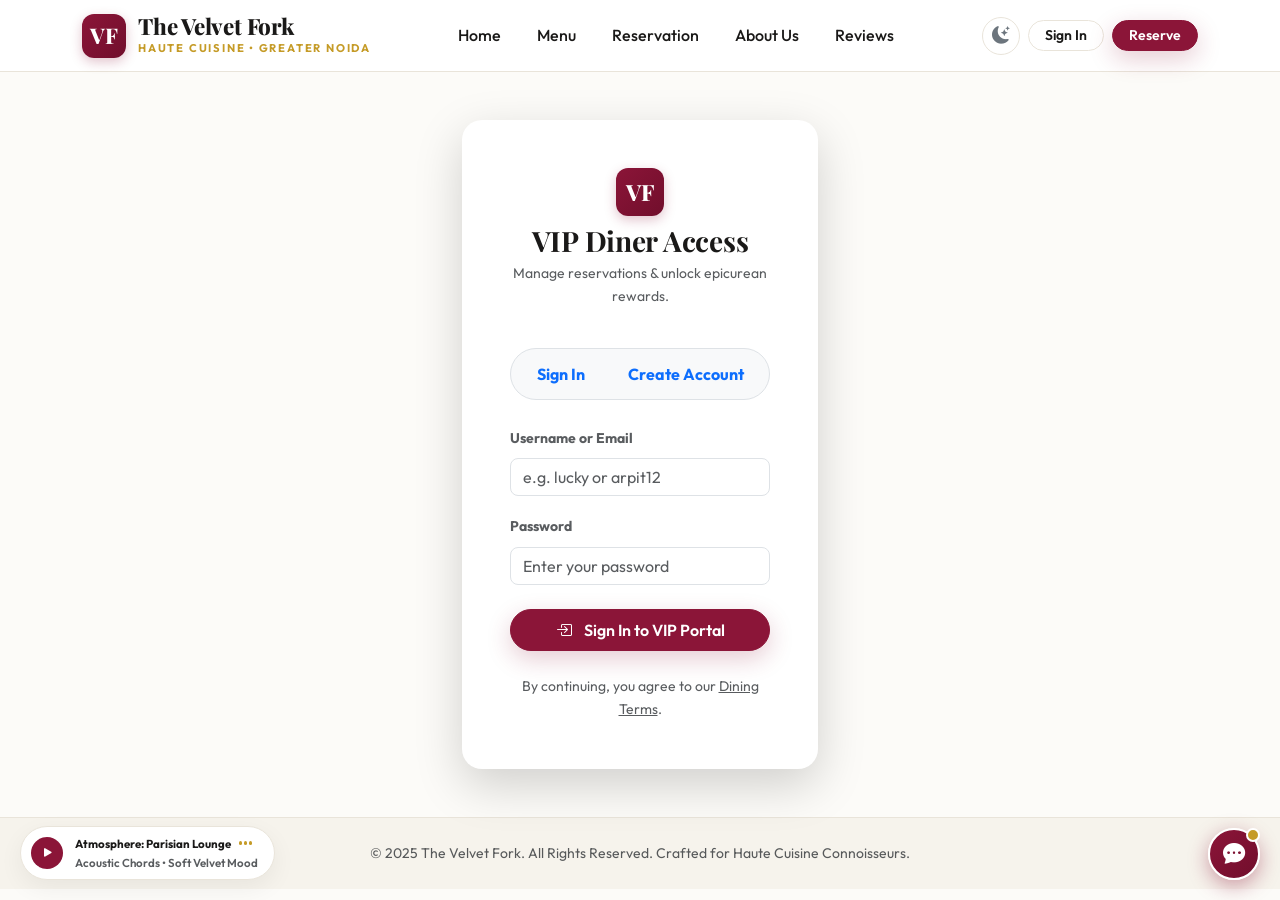
<file: profile.html>
<!DOCTYPE html>
<html lang="en" data-bs-theme="light">
<head>
    <meta charset="UTF-8">
    <meta name="viewport" content="width=device-width, initial-scale=1.0">
    <title>VIP Diner Dashboard & Profile — The Velvet Fork</title>
    <meta name="description" content="View your table reservations, manage bookmarked favorite dishes, and track gourmet loyalty points on your Velvet Fork profile.">
    <!-- Bootstrap 5.3.3 CSS -->
    <link href="https://cdn.jsdelivr.net/npm/bootstrap@5.3.3/dist/css/bootstrap.min.css" rel="stylesheet">
    <!-- Bootstrap Icons -->
    <link rel="stylesheet" href="https://cdn.jsdelivr.net/npm/bootstrap-icons@1.11.3/font/bootstrap-icons.min.css">
    <!-- Custom Theme & Animations -->
    <link rel="stylesheet" href="styles.css">
    <!-- Bootstrap 5 JS Bundle & Main Engine -->
    <script defer src="https://cdn.jsdelivr.net/npm/bootstrap@5.3.3/dist/js/bootstrap.bundle.min.js"></script>
    <script defer src="main.js"></script>
</head>
<body>

    <!-- STICKY NAVBAR -->
    <nav class="navbar navbar-expand-lg sticky-top vf-navbar" aria-label="Main Navigation">
        <div class="container">
            <a class="vf-brand" href="index.html">
                <div class="vf-brand-logo">VF</div>
                <div>
                    <h1 class="vf-brand-title">The Velvet Fork</h1>
                    <span class="vf-brand-sub">Haute Cuisine • Greater Noida</span>
                </div>
            </a>

            <!-- Right Actions for Desktop + Mobile Toggler -->
            <div class="d-flex align-items-center gap-2 order-lg-3">
                <button class="theme-toggle-btn" type="button" aria-label="Toggle Theme">
                    <i class="bi bi-moon-stars-fill text-secondary"></i>
                </button>

                <div class="vf-nav-auth d-flex align-items-center gap-2">
                    <!-- Populated dynamically by main.js -->
                </div>

                <button class="navbar-toggler border-0 p-1 ms-1 d-lg-none" type="button" data-bs-toggle="offcanvas" data-bs-target="#mobileMenuOffcanvas" aria-controls="mobileMenuOffcanvas" aria-label="Toggle navigation">
                    <i class="bi bi-list fs-2"></i>
                </button>
            </div>

            <!-- Desktop Nav Links -->
            <div class="collapse navbar-collapse justify-content-center order-lg-2">
                <ul class="navbar-nav gap-1">
                    <li class="nav-item"><a class="vf-nav-link" href="index.html">Home</a></li>
                    <li class="nav-item"><a class="vf-nav-link" href="menu.html">Menu</a></li>
                    <li class="nav-item"><a class="vf-nav-link" href="reservation.html">Reservation</a></li>
                    <li class="nav-item"><a class="vf-nav-link" href="about.html">About Us</a></li>
                    <li class="nav-item"><a class="vf-nav-link" href="reviews.html">Reviews</a></li>
                </ul>
            </div>
        </div>
    </nav>

    <!-- MOBILE OFFCANVAS DRAWER -->
    <div class="offcanvas offcanvas-end" tabindex="-1" id="mobileMenuOffcanvas" aria-labelledby="mobileMenuOffcanvasLabel">
        <div class="offcanvas-header border-bottom">
            <div class="d-flex align-items-center gap-2">
                <div class="vf-brand-logo" style="width:36px; height:36px; font-size:1.1rem;">VF</div>
                <h5 class="offcanvas-title fw-bold" id="mobileMenuOffcanvasLabel">The Velvet Fork</h5>
            </div>
            <button type="button" class="btn-close" data-bs-dismiss="offcanvas" aria-label="Close"></button>
        </div>
        <div class="offcanvas-body d-flex flex-column justify-content-between p-4">
            <ul class="navbar-nav gap-2 fs-5">
                <li class="nav-item"><a class="vf-nav-link" href="index.html">Home</a></li>
                <li class="nav-item"><a class="vf-nav-link" href="menu.html">Culinary Menu</a></li>
                <li class="nav-item"><a class="vf-nav-link" href="reservation.html">Book a Table</a></li>
                <li class="nav-item"><a class="vf-nav-link" href="about.html">Our Heritage</a></li>
                <li class="nav-item"><a class="vf-nav-link" href="reviews.html">Guest Reviews</a></li>
                <li class="nav-item"><a class="vf-nav-link active" href="profile.html">VIP Profile</a></li>
            </ul>
            <div class="pt-4 border-top d-flex flex-column gap-2">
                <a href="reservation.html" class="btn btn-vf-primary w-100 justify-content-center">Book an Experience</a>
                <a href="login.html" class="btn btn-vf-outline w-100 justify-content-center">Member Sign In</a>
            </div>
        </div>
    </div>

    <main class="py-5">
        <div class="container">
            <div id="profile-dashboard" class="max-w-900 mx-auto">
                <!-- User Hero Card -->
                <div class="vf-card p-4 p-md-5 mb-4 shadow">
                    <div class="d-flex align-items-center gap-4 flex-wrap">
                        <!-- Avatar -->
                        <div class="position-relative" style="width:100px; height:100px;">
                            <img id="profile-avatar-img" src="pics/profile.jpg" alt="User Profile Portrait" class="rounded-circle w-100 h-100 border border-3 border-danger shadow-sm" style="object-fit:cover;">
                            <label for="avatar-file-input" class="position-absolute bottom-0 start-50 translate-middle-x badge bg-dark text-white rounded-pill px-2 py-1 shadow cursor-pointer small" style="cursor:pointer; font-size:0.75rem;">
                                <i class="bi bi-camera-fill"></i> Edit
                            </label>
                            <input type="file" id="avatar-file-input" accept="image/*" style="display:none;">
                        </div>

                        <!-- User Info -->
                        <div class="flex-grow-1">
                            <div class="d-flex align-items-center gap-2 flex-wrap mb-1">
                                <h3 id="profile-display-name" class="fw-bold mb-0">Gourmet Connoisseur</h3>
                                <span class="badge bg-warning text-dark fw-bold rounded-pill px-3 py-1">
                                    <i class="bi bi-gem me-1"></i> Velvet VIP Member
                                </span>
                            </div>
                            <p id="profile-display-email" class="text-muted small mb-3">member@velvetfork.com</p>

                            <div class="d-flex align-items-center gap-3 flex-wrap">
                                <div class="bg-body-tertiary border rounded-pill px-3 py-1 small fw-semibold">
                                    <i class="bi bi-coin text-warning me-1"></i> Loyalty Balance: 
                                    <span id="profile-points-val" class="text-primary fw-bold">450 pts</span>
                                </div>
                                <a href="reservation.html" class="btn btn-sm btn-vf-primary">
                                    <i class="bi bi-plus-lg me-1"></i> New Table Reservation
                                </a>
                            </div>
                        </div>
                    </div>
                </div>

                <!-- Navigation Tabs -->
                <ul class="nav nav-tabs mb-4 border-bottom" role="tablist">
                    <li class="nav-item" role="presentation">
                        <button class="nav-link active fw-bold py-2 px-3" id="tab-res-link" data-bs-toggle="tab" data-bs-target="#tab-res-pane" type="button" role="tab">
                            <i class="bi bi-calendar-check me-1"></i> My Bookings
                        </button>
                    </li>
                    <li class="nav-item" role="presentation">
                        <button class="nav-link fw-bold py-2 px-3" id="tab-fav-link" data-bs-toggle="tab" data-bs-target="#tab-fav-pane" type="button" role="tab">
                            <i class="bi bi-heart me-1"></i> Favorite Dishes
                        </button>
                    </li>
                    <li class="nav-item" role="presentation">
                        <button class="nav-link fw-bold py-2 px-3" id="tab-set-link" data-bs-toggle="tab" data-bs-target="#tab-set-pane" type="button" role="tab">
                            <i class="bi bi-gear me-1"></i> Account Settings
                        </button>
                    </li>
                </ul>

                <div class="tab-content">
                    <!-- TAB 1: RESERVATIONS -->
                    <div class="tab-pane fade show active" id="tab-res-pane" role="tabpanel">
                        <div id="profile-reservations-list">
                            <!-- Populated dynamically by main.js -->
                        </div>
                    </div>

                    <!-- TAB 2: FAVORITES -->
                    <div class="tab-pane fade" id="tab-fav-pane" role="tabpanel">
                        <div id="profile-favorites-grid" class="row g-3">
                            <!-- Populated dynamically by main.js -->
                        </div>
                    </div>

                    <!-- TAB 3: ACCOUNT SETTINGS -->
                    <div class="tab-pane fade" id="tab-set-pane" role="tabpanel">
                        <div class="vf-card p-4 p-md-5 mx-auto" style="max-width:540px;">
                            <h4 class="fw-bold mb-1 text-center">Account Profile</h4>
                            <p class="text-muted small text-center mb-4">Update your dining contact credentials and password.</p>

                            <form id="account-settings-form">
                                <div class="mb-3">
                                    <label class="form-label small fw-bold text-muted" for="settings-name">Full Name</label>
                                    <input type="text" id="settings-name" class="form-control rounded-3" required autocomplete="name">
                                </div>

                                <div class="mb-3">
                                    <label class="form-label small fw-bold text-muted" for="settings-email">Email Address</label>
                                    <input type="email" id="settings-email" class="form-control rounded-3" required autocomplete="email">
                                </div>

                                <div class="mb-3">
                                    <label class="form-label small fw-bold text-muted" for="settings-phone">Mobile Phone</label>
                                    <input type="tel" id="settings-phone" class="form-control rounded-3" placeholder="+91 ..." autocomplete="tel">
                                </div>

                                <div class="mb-4">
                                    <label class="form-label small fw-bold text-muted" for="settings-password">New Password (Leave blank to keep unchanged)</label>
                                    <input type="password" id="settings-password" class="form-control rounded-3" placeholder="••••••••" autocomplete="new-password">
                                </div>

                                <button type="submit" class="btn btn-vf-primary w-100 justify-content-center py-2">
                                    <i class="bi bi-floppy-fill me-1"></i> Save Profile Details
                                </button>
                            </form>
                        </div>
                    </div>
                </div>
            </div>
        </div>
    </main>

    <!-- FOOTER -->
    <footer class="vf-footer">
        <div class="container">
            <div class="row g-4 mb-5">
                <div class="col-lg-4 col-md-6">
                    <div class="vf-brand mb-3">
                        <div class="vf-brand-logo">VF</div>
                        <div>
                            <h4 class="vf-brand-title">The Velvet Fork</h4>
                            <span class="vf-brand-sub">Haute Cuisine • Greater Noida</span>
                        </div>
                    </div>
                    <p class="text-muted small mb-4">
                        An exquisite sanctuary dedicated to gastronomic passion, heritage Indian recipes, 
                        and artisanal global flavors presented in timeless luxury.
                    </p>
                    <div class="d-flex gap-2">
                        <a href="https://facebook.com" class="vf-social-btn" target="_blank" aria-label="Facebook"><i class="bi bi-facebook"></i></a>
                        <a href="https://instagram.com" class="vf-social-btn" target="_blank" aria-label="Instagram"><i class="bi bi-instagram"></i></a>
                        <a href="https://x.com" class="vf-social-btn" target="_blank" aria-label="Twitter"><i class="bi bi-twitter-x"></i></a>
                        <a href="https://linkedin.com" class="vf-social-btn" target="_blank" aria-label="LinkedIn"><i class="bi bi-linkedin"></i></a>
                    </div>
                </div>

                <div class="col-lg-2 col-md-6 col-6">
                    <h6 class="fw-bold mb-3">Curated Links</h6>
                    <ul class="list-unstyled d-flex flex-column gap-2 small">
                        <li><a href="index.html" class="vf-footer-link">Home Sanctuary</a></li>
                        <li><a href="menu.html" class="vf-footer-link">Culinary Menu</a></li>
                        <li><a href="reservation.html" class="vf-footer-link">Table Reservations</a></li>
                        <li><a href="about.html" class="vf-footer-link">Our Heritage</a></li>
                        <li><a href="reviews.html" class="vf-footer-link">Guest Testimonials</a></li>
                    </ul>
                </div>

                <div class="col-lg-3 col-md-6 col-6">
                    <h6 class="fw-bold mb-3">Concierge</h6>
                    <ul class="list-unstyled d-flex flex-column gap-2 small text-muted">
                        <li><i class="bi bi-geo-alt me-2 text-danger"></i> Alpha 2, Greater Noida</li>
                        <li><i class="bi bi-telephone me-2 text-danger"></i> +91 8709547016</li>
                        <li><i class="bi bi-envelope me-2 text-danger"></i> velvetfork@gmail.com</li>
                        <li><i class="bi bi-clock me-2 text-danger"></i> Mon–Sun: 11:00 AM – 11:30 PM</li>
                    </ul>
                </div>

                <div class="col-lg-3 col-md-6">
                    <h6 class="fw-bold mb-3">VIP Gastronomy Circle</h6>
                    <p class="text-muted small mb-3">
                        Receive private tasting invitations, seasonal menu updates, and cellar releases.
                    </p>
                    <form class="newsletter-form d-flex gap-2">
                        <input type="email" class="form-control form-control-sm rounded-pill" placeholder="Enter your email" required>
                        <button type="submit" class="btn btn-sm btn-vf-primary px-3 rounded-pill" aria-label="Subscribe">
                            <i class="bi bi-arrow-right"></i>
                        </button>
                    </form>
                </div>
            </div>

            <div class="pt-4 border-top d-flex justify-content-between align-items-center flex-wrap gap-2 small text-muted">
                <div>&copy; 2025 The Velvet Fork. All Rights Reserved.</div>
                <div>Designed with <span class="text-danger">♥</span> by The Velvet Fork Culinary & Design Group</div>
            </div>
        </div>
    </footer>

    <!-- AMBIENT LOUNGE ATMOSPHERE PLAYER (GLOBAL) -->
    <div class="vf-audio-player-bar" id="vf-global-audio-player">
        <button class="vf-audio-play-btn" id="vf-audio-toggle" aria-label="Toggle Lounge Atmosphere">
            <i class="bi bi-play-fill" id="vf-audio-icon"></i>
        </button>
        <div>
            <div class="d-flex align-items-center gap-2">
                <span class="small fw-bold">Atmosphere: Parisian Lounge</span>
                <div class="vf-audio-wave" id="vf-audio-wave">
                    <span class="vf-audio-bar"></span>
                    <span class="vf-audio-bar"></span>
                    <span class="vf-audio-bar"></span>
                </div>
            </div>
            <small class="text-muted d-block" style="font-size:0.72rem;">Acoustic Chords • Soft Velvet Mood</small>
        </div>
    </div>

    <!-- SIMULATED LUXURY AI CONCIERGE CHAT WIDGET (GLOBAL) -->
    <button class="vf-ai-concierge-btn" id="vf-concierge-toggle" aria-label="Open Velvet Concierge">
        <i class="bi bi-chat-dots-fill"></i>
        <span class="vf-ai-badge-pulse"></span>
    </button>

    <div class="vf-concierge-window" id="vf-concierge-window">
        <div class="vf-concierge-header">
            <div class="d-flex align-items-center gap-2">
                <div class="rounded-circle bg-white text-danger d-flex align-items-center justify-content-center fw-bold" style="width:30px; height:30px; font-size:0.85rem;">VF</div>
                <div>
                    <h6 class="mb-0 fw-bold text-white">Velvet AI Concierge</h6>
                    <small class="text-white-50" style="font-size:0.7rem;"><i class="bi bi-circle-fill text-success" style="font-size:0.5rem;"></i> Active • Fine Dining Butler</small>
                </div>
            </div>
            <button class="btn btn-sm text-white p-0" id="vf-concierge-close" aria-label="Close Concierge"><i class="bi bi-x-lg"></i></button>
        </div>
        <div class="vf-chat-messages" id="vf-chat-messages">
            <div class="vf-msg-bubble vf-msg-bot">
                Good evening, Connoisseur. I am your Velvet Fork concierge. How may I assist your dining plans today?
            </div>
            <div class="d-flex flex-wrap gap-1 mt-1">
                <button class="vf-prompt-chip" data-prompt="wine">🍷 Best wine pairings?</button>
                <button class="vf-prompt-chip" data-prompt="veg">🥗 Vegetarian signatures?</button>
                <button class="vf-prompt-chip" data-prompt="hours">🕒 Timings & Valet?</button>
                <button class="vf-prompt-chip" data-prompt="reserve">📅 Book a table</button>
            </div>
        </div>
        <form class="p-2 bg-surface border-top d-flex gap-2" id="vf-concierge-form">
            <input type="text" id="vf-concierge-input" class="form-control form-control-sm rounded-pill" placeholder="Ask about menu, pairings, bookings..." required>
            <button type="submit" class="btn btn-sm btn-vf-primary rounded-circle" style="width:32px; height:32px; padding:0; display:flex; align-items:center; justify-content:center;">
                <i class="bi bi-arrow-up"></i>
            </button>
        </form>
    </div>

</body>
</html>
</file>
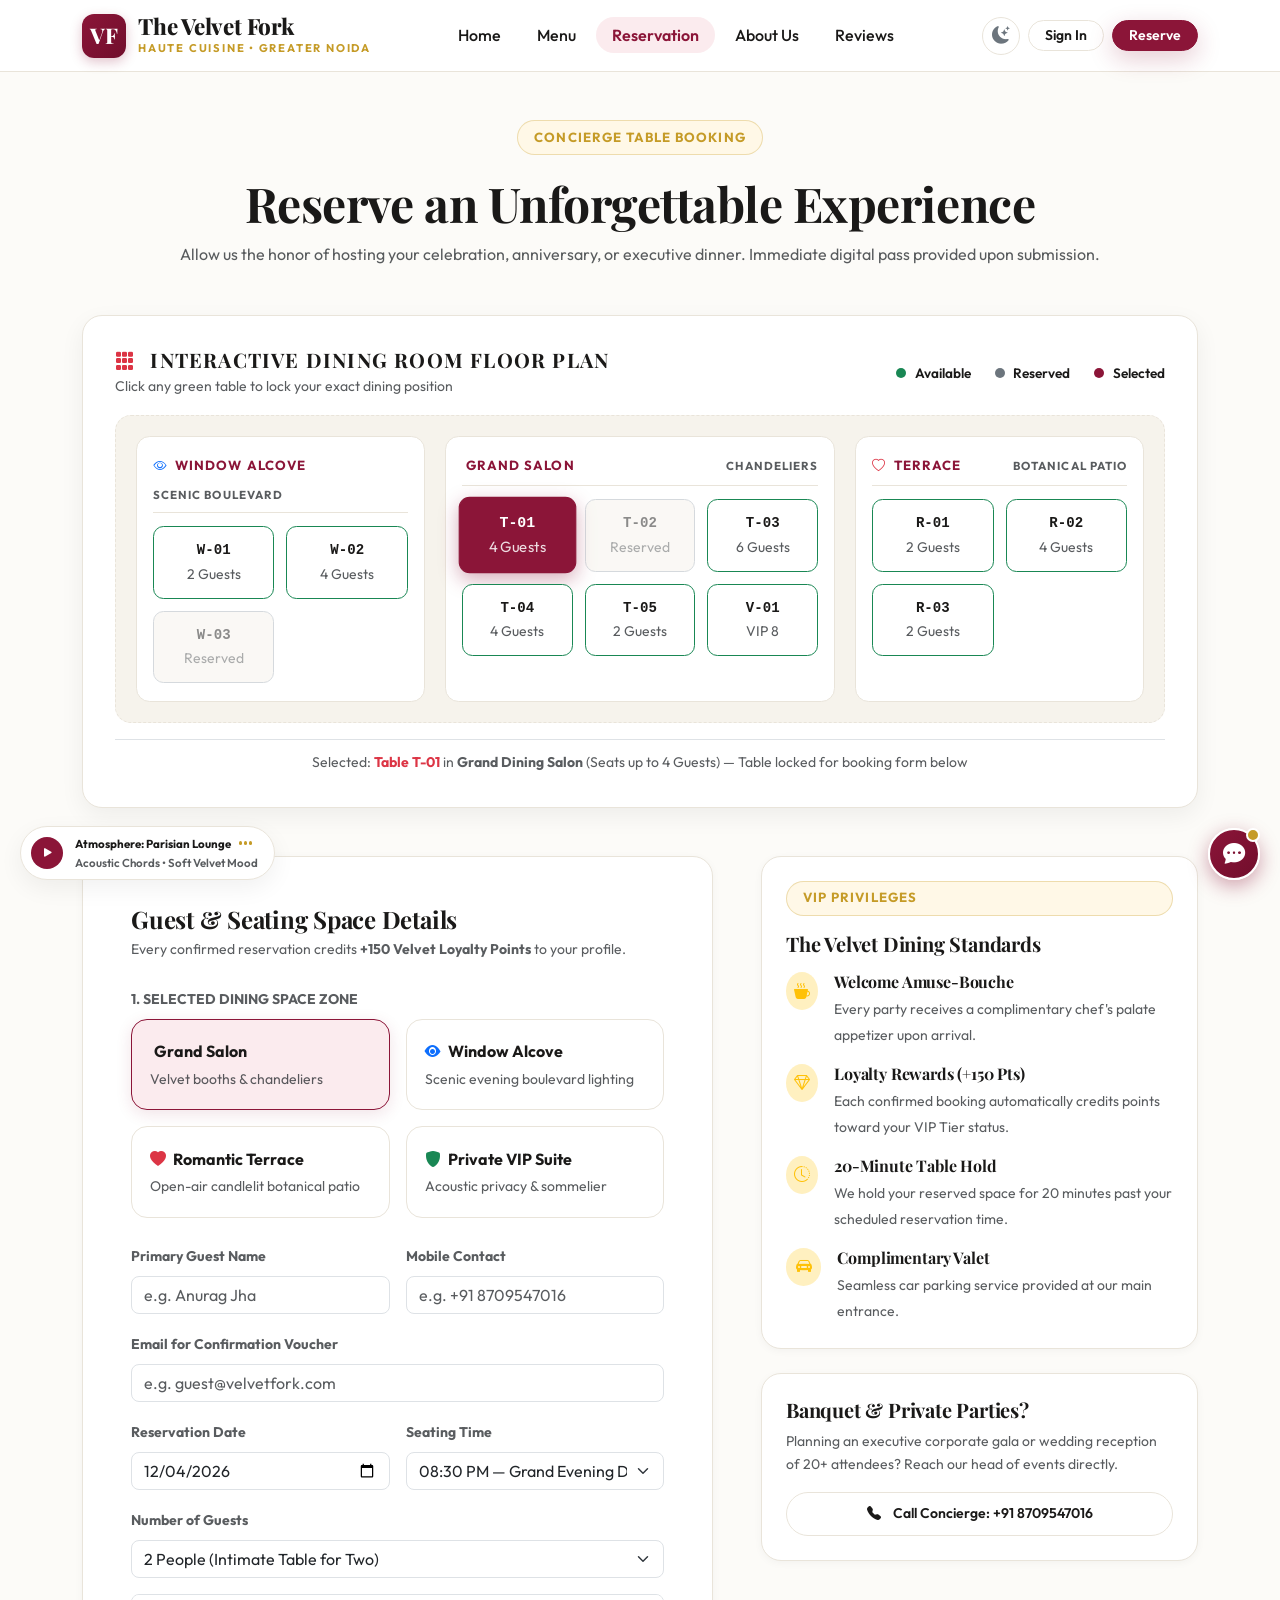
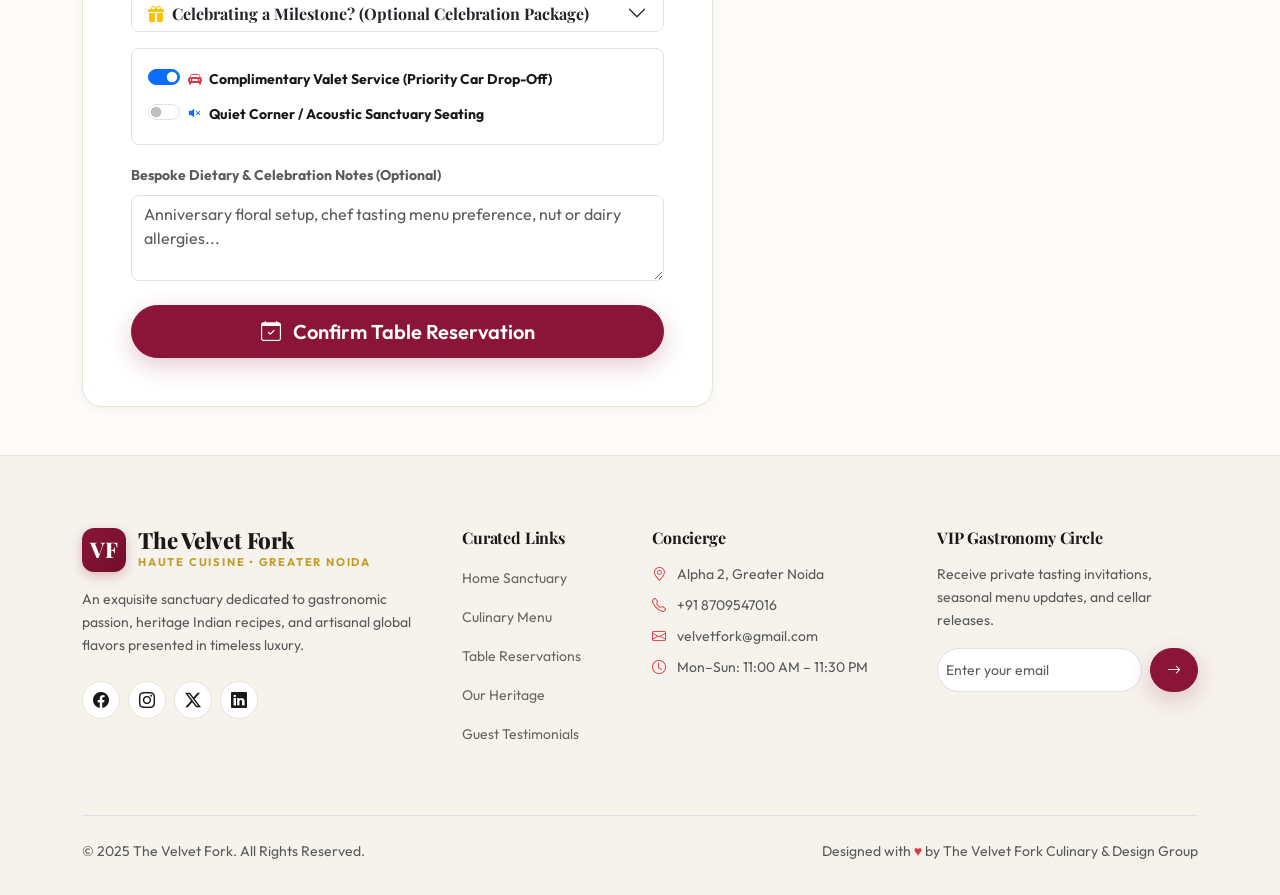
<file: reservation.html>
<!DOCTYPE html>
<html lang="en" data-bs-theme="light">
<head>
    <meta charset="UTF-8">
    <meta name="viewport" content="width=device-width, initial-scale=1.0">
    <title>Reserve a Table — The Velvet Fork</title>
    <meta name="description" content="Secure your private table or banquet booth at The Velvet Fork. Choose between our Grand Salon, Window Alcove, or Romantic Garden Terrace.">
    <!-- Bootstrap 5.3.3 CSS -->
    <link href="https://cdn.jsdelivr.net/npm/bootstrap@5.3.3/dist/css/bootstrap.min.css" rel="stylesheet">
    <!-- Bootstrap Icons -->
    <link rel="stylesheet" href="https://cdn.jsdelivr.net/npm/bootstrap-icons@1.11.3/font/bootstrap-icons.min.css">
    <!-- Custom Theme & Animations -->
    <link rel="stylesheet" href="styles.css">
    <!-- Bootstrap 5 JS Bundle & Main Engine -->
    <script defer src="https://cdn.jsdelivr.net/npm/bootstrap@5.3.3/dist/js/bootstrap.bundle.min.js"></script>
    <script defer src="main.js"></script>
</head>
<body>

    <!-- STICKY NAVBAR -->
    <nav class="navbar navbar-expand-lg sticky-top vf-navbar" aria-label="Main Navigation">
        <div class="container">
            <a class="vf-brand" href="index.html">
                <div class="vf-brand-logo">VF</div>
                <div>
                    <h1 class="vf-brand-title">The Velvet Fork</h1>
                    <span class="vf-brand-sub">Haute Cuisine • Greater Noida</span>
                </div>
            </a>

            <!-- Right Actions for Desktop + Mobile Toggler -->
            <div class="d-flex align-items-center gap-2 order-lg-3">
                <button class="theme-toggle-btn" type="button" aria-label="Toggle Theme">
                    <i class="bi bi-moon-stars-fill text-secondary"></i>
                </button>

                <div class="vf-nav-auth d-flex align-items-center gap-2">
                    <a href="login.html" class="btn btn-sm btn-vf-outline py-1 px-3">Sign In</a>
                    <a href="reservation.html" class="btn btn-sm btn-vf-primary py-1 px-3 d-none d-sm-inline-flex">Reserve</a>
                </div>

                <button class="navbar-toggler border-0 p-1 ms-1 d-lg-none" type="button" data-bs-toggle="offcanvas" data-bs-target="#mobileMenuOffcanvas" aria-controls="mobileMenuOffcanvas" aria-label="Toggle navigation">
                    <i class="bi bi-list fs-2"></i>
                </button>
            </div>

            <!-- Desktop Nav Links -->
            <div class="collapse navbar-collapse justify-content-center order-lg-2">
                <ul class="navbar-nav gap-1">
                    <li class="nav-item"><a class="vf-nav-link" href="index.html">Home</a></li>
                    <li class="nav-item"><a class="vf-nav-link" href="menu.html">Menu</a></li>
                    <li class="nav-item"><a class="vf-nav-link active" href="reservation.html">Reservation</a></li>
                    <li class="nav-item"><a class="vf-nav-link" href="about.html">About Us</a></li>
                    <li class="nav-item"><a class="vf-nav-link" href="reviews.html">Reviews</a></li>
                </ul>
            </div>
        </div>
    </nav>

    <!-- MOBILE OFFCANVAS DRAWER -->
    <div class="offcanvas offcanvas-end" tabindex="-1" id="mobileMenuOffcanvas" aria-labelledby="mobileMenuOffcanvasLabel">
        <div class="offcanvas-header border-bottom">
            <div class="d-flex align-items-center gap-2">
                <div class="vf-brand-logo" style="width:36px; height:36px; font-size:1.1rem;">VF</div>
                <h5 class="offcanvas-title fw-bold" id="mobileMenuOffcanvasLabel">The Velvet Fork</h5>
            </div>
            <button type="button" class="btn-close" data-bs-dismiss="offcanvas" aria-label="Close"></button>
        </div>
        <div class="offcanvas-body d-flex flex-column justify-content-between p-4">
            <ul class="navbar-nav gap-2 fs-5">
                <li class="nav-item"><a class="vf-nav-link" href="index.html">Home</a></li>
                <li class="nav-item"><a class="vf-nav-link" href="menu.html">Culinary Menu</a></li>
                <li class="nav-item"><a class="vf-nav-link active" href="reservation.html">Book a Table</a></li>
                <li class="nav-item"><a class="vf-nav-link" href="about.html">Our Heritage</a></li>
                <li class="nav-item"><a class="vf-nav-link" href="reviews.html">Guest Reviews</a></li>
                <li class="nav-item"><a class="vf-nav-link" href="profile.html">VIP Profile</a></li>
            </ul>
            <div class="pt-4 border-top d-flex flex-column gap-2">
                <a href="reservation.html" class="btn btn-vf-primary w-100 justify-content-center">Book an Experience</a>
                <a href="login.html" class="btn btn-vf-outline w-100 justify-content-center">Member Sign In</a>
            </div>
        </div>
    </div>

    <main class="py-5">
        <div class="container">
            <div class="text-center max-w-700 mx-auto mb-5">
                <span class="vf-badge-pill">Concierge Table Booking</span>
                <h1 class="display-5 fw-bold mb-2">Reserve an Unforgettable Experience</h1>
                <p class="text-muted">Allow us the honor of hosting your celebration, anniversary, or executive dinner. Immediate digital pass provided upon submission.</p>
            </div>

            <!-- FULL-WIDTH INTERACTIVE RESTAURANT FLOOR PLAN -->
            <div class="vf-floorplan-wrapper mb-5">
                <div class="d-flex justify-content-between align-items-center flex-wrap gap-3 mb-3">
                    <div>
                        <h5 class="fw-bold mb-0 text-uppercase" style="letter-spacing:0.06em;">
                            <i class="bi bi-grid-3x3-gap-fill text-danger me-2"></i> Interactive Dining Room Floor Plan
                        </h5>
                        <small class="text-muted">Click any green table to lock your exact dining position</small>
                    </div>
                    <div class="vf-floorplan-legend mb-0">
                        <span><span class="vf-legend-dot bg-success"></span> Available</span>
                        <span><span class="vf-legend-dot bg-secondary"></span> Reserved</span>
                        <span><span class="vf-legend-dot" style="background-color:var(--vf-primary);"></span> Selected</span>
                    </div>
                </div>

                <div class="vf-floorplan-grid">
                    <!-- Zone: Window Boulevard Alcove -->
                    <div class="vf-zone-container">
                        <div class="vf-zone-header">
                            <span><i class="bi bi-eye text-primary me-1"></i> Window Alcove</span>
                            <small class="text-muted">Scenic Boulevard</small>
                        </div>
                        <div class="vf-tables-layout">
                            <div class="vf-table-node" data-table="W-01" data-zone="Window Alcove" data-seats="2" title="Table W-01: Boulevard view (2 Guests)">
                                <span class="vf-table-code">W-01</span>
                                <small class="text-muted d-block">2 Guests</small>
                            </div>
                            <div class="vf-table-node" data-table="W-02" data-zone="Window Alcove" data-seats="4" title="Table W-02: Window booth (4 Guests)">
                                <span class="vf-table-code">W-02</span>
                                <small class="text-muted d-block">4 Guests</small>
                            </div>
                            <div class="vf-table-node reserved" data-table="W-03" data-zone="Window Alcove" data-seats="2" title="Table W-03: Reserved">
                                <span class="vf-table-code">W-03</span>
                                <small class="text-muted d-block">Reserved</small>
                            </div>
                        </div>
                    </div>

                    <!-- Zone: Grand Dining Salon -->
                    <div class="vf-zone-container">
                        <div class="vf-zone-header">
                            <span><i class="bi bi-crown text-warning me-1"></i> Grand Salon</span>
                            <small class="text-muted">Chandeliers</small>
                        </div>
                        <div class="vf-tables-layout" style="grid-template-columns: repeat(3, 1fr);">
                            <div class="vf-table-node selected" data-table="T-01" data-zone="Grand Dining Salon" data-seats="4" title="Table T-01: Chandelier center (4 Guests)">
                                <span class="vf-table-code">T-01</span>
                                <small class="text-muted d-block">4 Guests</small>
                            </div>
                            <div class="vf-table-node reserved" data-table="T-02" data-zone="Grand Dining Salon" data-seats="2" title="Table T-02: Reserved">
                                <span class="vf-table-code">T-02</span>
                                <small class="text-muted d-block">Reserved</small>
                            </div>
                            <div class="vf-table-node" data-table="T-03" data-zone="Grand Dining Salon" data-seats="6" title="Table T-03: Family Banquet (6 Guests)">
                                <span class="vf-table-code">T-03</span>
                                <small class="text-muted d-block">6 Guests</small>
                            </div>
                            <div class="vf-table-node" data-table="T-04" data-zone="Grand Dining Salon" data-seats="4" title="Table T-04: Velvet Booth (4 Guests)">
                                <span class="vf-table-code">T-04</span>
                                <small class="text-muted d-block">4 Guests</small>
                            </div>
                            <div class="vf-table-node" data-table="T-05" data-zone="Grand Dining Salon" data-seats="2" title="Table T-05: Intimate Table (2 Guests)">
                                <span class="vf-table-code">T-05</span>
                                <small class="text-muted d-block">2 Guests</small>
                            </div>
                            <div class="vf-table-node" data-table="V-01" data-zone="Private VIP Suite" data-seats="8" title="Suite V-01: VIP Executive (8 Guests)">
                                <span class="vf-table-code">V-01</span>
                                <small class="text-muted d-block">VIP 8</small>
                            </div>
                        </div>
                    </div>

                    <!-- Zone: Romantic Botanical Terrace -->
                    <div class="vf-zone-container">
                        <div class="vf-zone-header">
                            <span><i class="bi bi-heart text-danger me-1"></i> Terrace</span>
                            <small class="text-muted">Botanical Patio</small>
                        </div>
                        <div class="vf-tables-layout">
                            <div class="vf-table-node" data-table="R-01" data-zone="Romantic Terrace" data-seats="2" title="Table R-01: Jasmine Trellis (2 Guests)">
                                <span class="vf-table-code">R-01</span>
                                <small class="text-muted d-block">2 Guests</small>
                            </div>
                            <div class="vf-table-node" data-table="R-02" data-zone="Romantic Terrace" data-seats="4" title="Table R-02: Garden Cabana (4 Guests)">
                                <span class="vf-table-code">R-02</span>
                                <small class="text-muted d-block">4 Guests</small>
                            </div>
                            <div class="vf-table-node" data-table="R-03" data-zone="Romantic Terrace" data-seats="2" title="Table R-03: Candlelit Patio (2 Guests)">
                                <span class="vf-table-code">R-03</span>
                                <small class="text-muted d-block">2 Guests</small>
                            </div>
                        </div>
                    </div>
                </div>
                <div class="text-center mt-3 pt-2 border-top">
                    <small class="text-muted" id="vf-selected-table-info">Selected: <b class="text-danger">Table T-01</b> in <b>Grand Dining Salon</b> (Seats up to 4 Guests) — Table locked for booking form below</small>
                </div>
            </div>

            <div class="row g-5">
                <!-- Main Form Column -->
                <div class="col-lg-7">
                    <div class="vf-card p-4 p-md-5">
                        <h4 class="fw-bold mb-1">Guest & Seating Space Details</h4>
                        <p class="text-muted small mb-4">Every confirmed reservation credits <b>+150 Velvet Loyalty Points</b> to your profile.</p>

                        <form id="reservation-form">
                            <!-- Hidden Table Code Input -->
                            <input type="hidden" id="res-table-code" value="T-01">

                            <!-- Seating Zones -->
                            <div class="mb-4">
                                <label class="form-label small fw-bold text-uppercase text-muted">1. Selected Dining Space Zone</label>
                                <div class="row g-3">
                                    <div class="col-sm-6">
                                        <div class="vf-zone-tile active" data-zone="Grand Dining Salon">
                                            <div class="fw-bold"><i class="bi bi-crown-fill text-warning me-1"></i> Grand Salon</div>
                                            <small class="text-muted">Velvet booths & chandeliers</small>
                                        </div>
                                    </div>
                                    <div class="col-sm-6">
                                        <div class="vf-zone-tile" data-zone="Window Alcove">
                                            <div class="fw-bold"><i class="bi bi-eye-fill text-primary me-1"></i> Window Alcove</div>
                                            <small class="text-muted">Scenic evening boulevard lighting</small>
                                        </div>
                                    </div>
                                    <div class="col-sm-6">
                                        <div class="vf-zone-tile" data-zone="Romantic Terrace">
                                            <div class="fw-bold"><i class="bi bi-heart-fill text-danger me-1"></i> Romantic Terrace</div>
                                            <small class="text-muted">Open-air candlelit botanical patio</small>
                                        </div>
                                    </div>
                                    <div class="col-sm-6">
                                        <div class="vf-zone-tile" data-zone="Private VIP Suite">
                                            <div class="fw-bold"><i class="bi bi-shield-fill text-success me-1"></i> Private VIP Suite</div>
                                            <small class="text-muted">Acoustic privacy & sommelier</small>
                                        </div>
                                    </div>
                                </div>
                            </div>

                            <!-- Guest Personal Info -->
                            <div class="row g-3 mb-3">
                                <div class="col-sm-6">
                                    <label class="form-label small fw-bold text-muted" for="res-name">Primary Guest Name</label>
                                    <input type="text" id="res-name" class="form-control rounded-3" placeholder="e.g. Anurag Jha" required autocomplete="name">
                                </div>
                                <div class="col-sm-6">
                                    <label class="form-label small fw-bold text-muted" for="res-phone">Mobile Contact</label>
                                    <input type="tel" id="res-phone" class="form-control rounded-3" placeholder="e.g. +91 8709547016" required autocomplete="tel">
                                </div>
                            </div>

                            <div class="mb-3">
                                <label class="form-label small fw-bold text-muted" for="res-email">Email for Confirmation Voucher</label>
                                <input type="email" id="res-email" class="form-control rounded-3" placeholder="e.g. guest@velvetfork.com" required autocomplete="email">
                            </div>

                            <!-- Date, Time, and Guests -->
                            <div class="row g-3 mb-3">
                                <div class="col-sm-6">
                                    <label class="form-label small fw-bold text-muted" for="res-date">Reservation Date</label>
                                    <input type="date" id="res-date" class="form-control rounded-3" required>
                                </div>
                                <div class="col-sm-6">
                                    <label class="form-label small fw-bold text-muted" for="res-time">Seating Time</label>
                                    <select id="res-time" class="form-select rounded-3" required>
                                        <option value="12:00">12:00 PM — Lunch Seating</option>
                                        <option value="13:30">01:30 PM — Afternoon Repast</option>
                                        <option value="18:30">06:30 PM — Early Twilight Dinner</option>
                                        <option value="19:30">07:30 PM — Prime Evening Seating</option>
                                        <option value="20:30" selected>08:30 PM — Grand Evening Dinner</option>
                                        <option value="21:30">09:30 PM — Late Night Repast</option>
                                    </select>
                                </div>
                            </div>

                            <div class="mb-3">
                                <label class="form-label small fw-bold text-muted" for="res-people">Number of Guests</label>
                                <select id="res-people" class="form-select rounded-3" required>
                                    <option value="1">1 Person (Solo Gourmet Experience)</option>
                                    <option value="2" selected>2 People (Intimate Table for Two)</option>
                                    <option value="3">3 People (Family / Small Party)</option>
                                    <option value="4">4 People (Classic Dining Table)</option>
                                    <option value="6">6 People (Executive Banquet)</option>
                                    <option value="8+">8+ People (Grand Celebration Suite)</option>
                                </select>
                            </div>

                            <!-- CELEBRATION & BESPOKE MILESTONES (ACCORDION) -->
                            <div class="accordion mb-3" id="celebrationAccordion">
                                <div class="accordion-item border rounded-3 overflow-hidden">
                                    <h2 class="accordion-header">
                                        <button class="accordion-button collapsed py-2 px-3 fw-bold small" type="button" data-bs-toggle="collapse" data-bs-target="#celebrationCollapse" aria-expanded="false" aria-controls="celebrationCollapse">
                                            <i class="bi bi-gift-fill text-warning me-2"></i> Celebrating a Milestone? (Optional Celebration Package)
                                        </button>
                                    </h2>
                                    <div id="celebrationCollapse" class="accordion-collapse collapse" data-bs-parent="#celebrationAccordion">
                                        <div class="accordion-body p-3 bg-subtle">
                                            <div class="row g-2 mb-2">
                                                <div class="col-sm-6">
                                                    <label class="form-label small text-muted">Celebration Milestone</label>
                                                    <select id="res-celebration-type" class="form-select form-select-sm rounded-2">
                                                        <option value="None">Just Dining Out</option>
                                                        <option value="Anniversary">Wedding / Romantic Anniversary</option>
                                                        <option value="Birthday">Birthday Milestone</option>
                                                        <option value="Corporate">Corporate Achievement / Gala</option>
                                                    </select>
                                                </div>
                                                <div class="col-sm-6">
                                                    <label class="form-label small text-muted">Artisanal Celebration Cake</label>
                                                    <select id="res-celebration-cake" class="form-select form-select-sm rounded-2">
                                                        <option value="None">No Cake Required</option>
                                                        <option value="Belgian Dark Truffle">Belgian Dark Truffle (₹450)</option>
                                                        <option value="Saffron Almond Mousse">Royal Saffron Almond Mousse (₹500)</option>
                                                        <option value="Red Velvet Glaze">Red Velvet Passionfruit (₹480)</option>
                                                    </select>
                                                </div>
                                            </div>
                                            <div class="mb-2">
                                                <label class="form-label small text-muted">Chocolate Calligraphy Platter Message</label>
                                                <input type="text" id="res-platter-msg" class="form-control form-control-sm rounded-2" placeholder="e.g. Happy 5th Anniversary Priya & Arjun">
                                            </div>
                                        </div>
                                    </div>
                                </div>
                            </div>

                            <!-- VALET & SPECIAL AMENITIES -->
                            <div class="p-3 border rounded-3 mb-3 bg-subtle">
                                <div class="form-check form-switch mb-2">
                                    <input class="form-check-input" type="checkbox" id="res-valet-switch" checked>
                                    <label class="form-check-label small fw-bold" for="res-valet-switch">
                                        <i class="bi bi-car-front-fill text-danger me-1"></i> Complimentary Valet Service (Priority Car Drop-Off)
                                    </label>
                                </div>
                                <div class="form-check form-switch">
                                    <input class="form-check-input" type="checkbox" id="res-quiet-switch">
                                    <label class="form-check-label small fw-bold" for="res-quiet-switch">
                                        <i class="bi bi-volume-mute-fill text-primary me-1"></i> Quiet Corner / Acoustic Sanctuary Seating
                                    </label>
                                </div>
                            </div>

                            <!-- Special Requests -->
                            <div class="mb-4">
                                <label class="form-label small fw-bold text-muted" for="res-requests">Bespoke Dietary & Celebration Notes (Optional)</label>
                                <textarea id="res-requests" class="form-control rounded-3" rows="3" placeholder="Anniversary floral setup, chef tasting menu preference, nut or dairy allergies..."></textarea>
                            </div>

                            <button type="submit" class="btn btn-vf-primary btn-lg w-100 justify-content-center">
                                <i class="bi bi-calendar-check me-1"></i> Confirm Table Reservation
                            </button>
                        </form>
                    </div>
                </div>

                <!-- Sidebar Column -->
                <div class="col-lg-5">
                    <div class="d-flex flex-column gap-4">
                        <!-- Perks Card -->
                        <div class="vf-card p-4">
                            <span class="vf-badge-pill mb-3">VIP Privileges</span>
                            <h5 class="fw-bold mb-3">The Velvet Dining Standards</h5>

                            <div class="d-flex align-items-start gap-3 mb-3">
                                <div class="rounded-circle bg-warning bg-opacity-25 text-warning p-2 d-flex align-items-center justify-content-center" style="width:38px; height:38px;">
                                    <i class="bi bi-cup-hot-fill"></i>
                                </div>
                                <div>
                                    <h6 class="fw-bold mb-1">Welcome Amuse-Bouche</h6>
                                    <small class="text-muted">Every party receives a complimentary chef's palate appetizer upon arrival.</small>
                                </div>
                            </div>

                            <div class="d-flex align-items-start gap-3 mb-3">
                                <div class="rounded-circle bg-warning bg-opacity-25 text-warning p-2 d-flex align-items-center justify-content-center" style="width:38px; height:38px;">
                                    <i class="bi bi-gem"></i>
                                </div>
                                <div>
                                    <h6 class="fw-bold mb-1">Loyalty Rewards (+150 Pts)</h6>
                                    <small class="text-muted">Each confirmed booking automatically credits points toward your VIP Tier status.</small>
                                </div>
                            </div>

                            <div class="d-flex align-items-start gap-3 mb-3">
                                <div class="rounded-circle bg-warning bg-opacity-25 text-warning p-2 d-flex align-items-center justify-content-center" style="width:38px; height:38px;">
                                    <i class="bi bi-clock-history"></i>
                                </div>
                                <div>
                                    <h6 class="fw-bold mb-1">20-Minute Table Hold</h6>
                                    <small class="text-muted">We hold your reserved space for 20 minutes past your scheduled reservation time.</small>
                                </div>
                            </div>

                            <div class="d-flex align-items-start gap-3">
                                <div class="rounded-circle bg-warning bg-opacity-25 text-warning p-2 d-flex align-items-center justify-content-center" style="width:38px; height:38px;">
                                    <i class="bi bi-car-front-fill"></i>
                                </div>
                                <div>
                                    <h6 class="fw-bold mb-1">Complimentary Valet</h6>
                                    <small class="text-muted">Seamless car parking service provided at our main entrance.</small>
                                </div>
                            </div>
                        </div>

                        <!-- Private Event Inquiry Card -->
                        <div class="vf-card p-4">
                            <h5 class="fw-bold mb-2">Banquet & Private Parties?</h5>
                            <p class="text-muted small mb-3">Planning an executive corporate gala or wedding reception of 20+ attendees? Reach our head of events directly.</p>
                            <a href="tel:+918709547016" class="btn btn-sm btn-vf-outline w-100 justify-content-center">
                                <i class="bi bi-telephone-fill me-1"></i> Call Concierge: +91 8709547016
                            </a>
                        </div>
                    </div>
                </div>
            </div>
        </div>
    </main>

    <!-- FOOTER -->
    <footer class="vf-footer">
        <div class="container">
            <div class="row g-4 mb-5">
                <div class="col-lg-4 col-md-6">
                    <div class="vf-brand mb-3">
                        <div class="vf-brand-logo">VF</div>
                        <div>
                            <h4 class="vf-brand-title">The Velvet Fork</h4>
                            <span class="vf-brand-sub">Haute Cuisine • Greater Noida</span>
                        </div>
                    </div>
                    <p class="text-muted small mb-4">
                        An exquisite sanctuary dedicated to gastronomic passion, heritage Indian recipes, 
                        and artisanal global flavors presented in timeless luxury.
                    </p>
                    <div class="d-flex gap-2">
                        <a href="https://facebook.com" class="vf-social-btn" target="_blank" aria-label="Facebook"><i class="bi bi-facebook"></i></a>
                        <a href="https://instagram.com" class="vf-social-btn" target="_blank" aria-label="Instagram"><i class="bi bi-instagram"></i></a>
                        <a href="https://x.com" class="vf-social-btn" target="_blank" aria-label="Twitter"><i class="bi bi-twitter-x"></i></a>
                        <a href="https://linkedin.com" class="vf-social-btn" target="_blank" aria-label="LinkedIn"><i class="bi bi-linkedin"></i></a>
                    </div>
                </div>

                <div class="col-lg-2 col-md-6 col-6">
                    <h6 class="fw-bold mb-3">Curated Links</h6>
                    <ul class="list-unstyled d-flex flex-column gap-2 small">
                        <li><a href="index.html" class="vf-footer-link">Home Sanctuary</a></li>
                        <li><a href="menu.html" class="vf-footer-link">Culinary Menu</a></li>
                        <li><a href="reservation.html" class="vf-footer-link">Table Reservations</a></li>
                        <li><a href="about.html" class="vf-footer-link">Our Heritage</a></li>
                        <li><a href="reviews.html" class="vf-footer-link">Guest Testimonials</a></li>
                    </ul>
                </div>

                <div class="col-lg-3 col-md-6 col-6">
                    <h6 class="fw-bold mb-3">Concierge</h6>
                    <ul class="list-unstyled d-flex flex-column gap-2 small text-muted">
                        <li><i class="bi bi-geo-alt me-2 text-danger"></i> Alpha 2, Greater Noida</li>
                        <li><i class="bi bi-telephone me-2 text-danger"></i> +91 8709547016</li>
                        <li><i class="bi bi-envelope me-2 text-danger"></i> velvetfork@gmail.com</li>
                        <li><i class="bi bi-clock me-2 text-danger"></i> Mon–Sun: 11:00 AM – 11:30 PM</li>
                    </ul>
                </div>

                <div class="col-lg-3 col-md-6">
                    <h6 class="fw-bold mb-3">VIP Gastronomy Circle</h6>
                    <p class="text-muted small mb-3">
                        Receive private tasting invitations, seasonal menu updates, and cellar releases.
                    </p>
                    <form class="newsletter-form d-flex gap-2">
                        <input type="email" class="form-control form-control-sm rounded-pill" placeholder="Enter your email" required>
                        <button type="submit" class="btn btn-sm btn-vf-primary px-3 rounded-pill" aria-label="Subscribe">
                            <i class="bi bi-arrow-right"></i>
                        </button>
                    </form>
                </div>
            </div>

            <div class="pt-4 border-top d-flex justify-content-between align-items-center flex-wrap gap-2 small text-muted">
                <div>&copy; 2025 The Velvet Fork. All Rights Reserved.</div>
                <div>Designed with <span class="text-danger">♥</span> by The Velvet Fork Culinary & Design Group</div>
            </div>
        </div>
    </footer>

    <!-- AMBIENT LOUNGE ATMOSPHERE PLAYER (GLOBAL) -->
    <div class="vf-audio-player-bar" id="vf-global-audio-player">
        <button class="vf-audio-play-btn" id="vf-audio-toggle" aria-label="Toggle Lounge Atmosphere">
            <i class="bi bi-play-fill" id="vf-audio-icon"></i>
        </button>
        <div>
            <div class="d-flex align-items-center gap-2">
                <span class="small fw-bold">Atmosphere: Parisian Lounge</span>
                <div class="vf-audio-wave" id="vf-audio-wave">
                    <span class="vf-audio-bar"></span>
                    <span class="vf-audio-bar"></span>
                    <span class="vf-audio-bar"></span>
                </div>
            </div>
            <small class="text-muted d-block" style="font-size:0.72rem;">Acoustic Chords • Soft Velvet Mood</small>
        </div>
    </div>

    <!-- SIMULATED LUXURY AI CONCIERGE CHAT WIDGET (GLOBAL) -->
    <button class="vf-ai-concierge-btn" id="vf-concierge-toggle" aria-label="Open Velvet Concierge">
        <i class="bi bi-chat-dots-fill"></i>
        <span class="vf-ai-badge-pulse"></span>
    </button>

    <div class="vf-concierge-window" id="vf-concierge-window">
        <div class="vf-concierge-header">
            <div class="d-flex align-items-center gap-2">
                <div class="rounded-circle bg-white text-danger d-flex align-items-center justify-content-center fw-bold" style="width:30px; height:30px; font-size:0.85rem;">VF</div>
                <div>
                    <h6 class="mb-0 fw-bold text-white">Velvet AI Concierge</h6>
                    <small class="text-white-50" style="font-size:0.7rem;"><i class="bi bi-circle-fill text-success" style="font-size:0.5rem;"></i> Active • Fine Dining Butler</small>
                </div>
            </div>
            <button class="btn btn-sm text-white p-0" id="vf-concierge-close" aria-label="Close Concierge"><i class="bi bi-x-lg"></i></button>
        </div>
        <div class="vf-chat-messages" id="vf-chat-messages">
            <div class="vf-msg-bubble vf-msg-bot">
                Good evening, Connoisseur. I am your Velvet Fork concierge. How may I assist your dining plans today?
            </div>
            <div class="d-flex flex-wrap gap-1 mt-1">
                <button class="vf-prompt-chip" data-prompt="wine">🍷 Best wine pairings?</button>
                <button class="vf-prompt-chip" data-prompt="veg">🥗 Vegetarian signatures?</button>
                <button class="vf-prompt-chip" data-prompt="hours">🕒 Timings & Valet?</button>
                <button class="vf-prompt-chip" data-prompt="reserve">📅 Book a table</button>
            </div>
        </div>
        <form class="p-2 bg-surface border-top d-flex gap-2" id="vf-concierge-form">
            <input type="text" id="vf-concierge-input" class="form-control form-control-sm rounded-pill" placeholder="Ask about menu, pairings, bookings..." required>
            <button type="submit" class="btn btn-sm btn-vf-primary rounded-circle" style="width:32px; height:32px; padding:0; display:flex; align-items:center; justify-content:center;">
                <i class="bi bi-arrow-up"></i>
            </button>
        </form>
    </div>

</body>
</html>
</file>
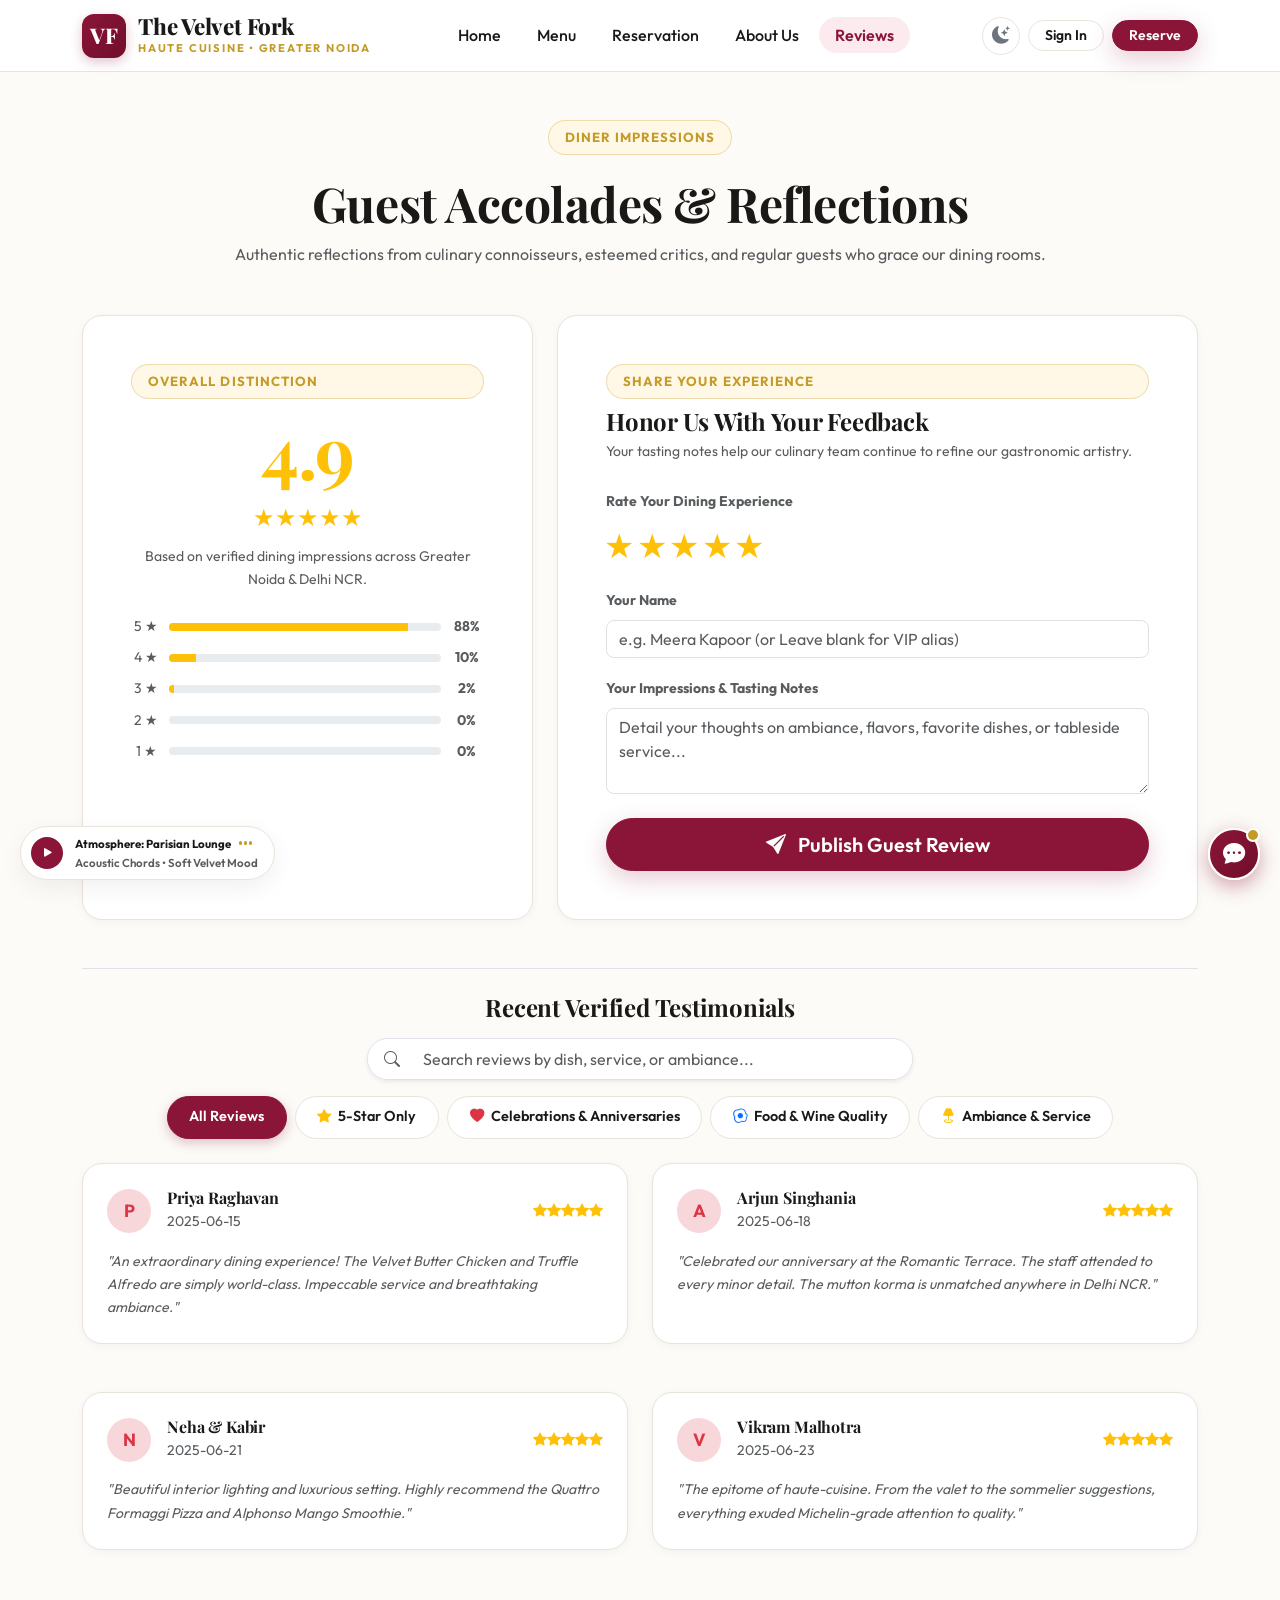
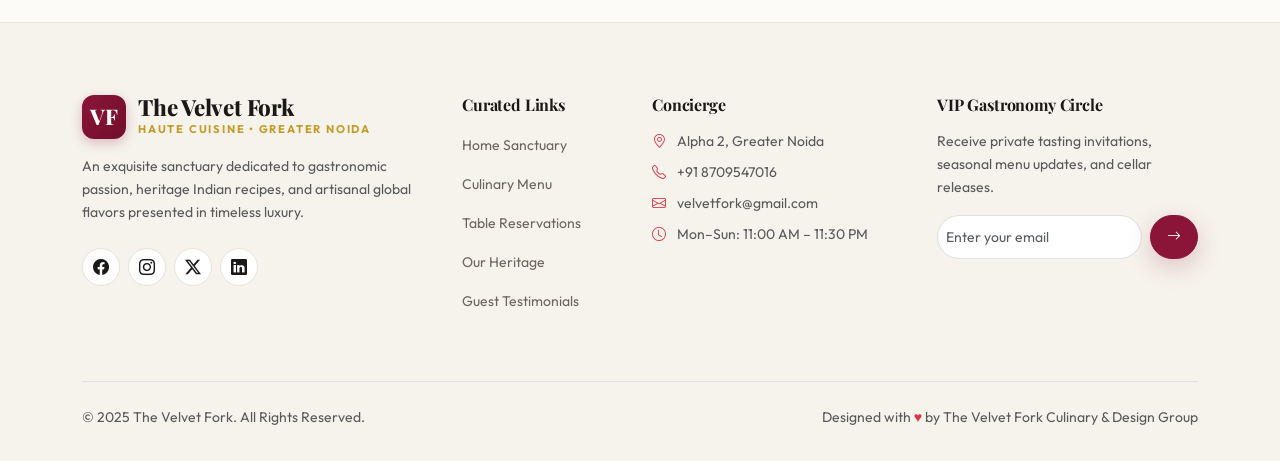
<file: reviews.html>
<!DOCTYPE html>
<html lang="en" data-bs-theme="light">
<head>
    <meta charset="UTF-8">
    <meta name="viewport" content="width=device-width, initial-scale=1.0">
    <title>Guest Accolades & Reviews — The Velvet Fork</title>
    <meta name="description" content="Read authentic guest impressions, food critic reviews, and diner accolades for The Velvet Fork. Share your culinary experience with our executive team.">
    <!-- Bootstrap 5.3.3 CSS -->
    <link href="https://cdn.jsdelivr.net/npm/bootstrap@5.3.3/dist/css/bootstrap.min.css" rel="stylesheet">
    <!-- Bootstrap Icons -->
    <link rel="stylesheet" href="https://cdn.jsdelivr.net/npm/bootstrap-icons@1.11.3/font/bootstrap-icons.min.css">
    <!-- Custom Theme & Animations -->
    <link rel="stylesheet" href="styles.css">
    <!-- Bootstrap 5 JS Bundle & Main Engine -->
    <script defer src="https://cdn.jsdelivr.net/npm/bootstrap@5.3.3/dist/js/bootstrap.bundle.min.js"></script>
    <script defer src="main.js"></script>
</head>
<body>

    <!-- STICKY NAVBAR -->
    <nav class="navbar navbar-expand-lg sticky-top vf-navbar" aria-label="Main Navigation">
        <div class="container">
            <a class="vf-brand" href="index.html">
                <div class="vf-brand-logo">VF</div>
                <div>
                    <h1 class="vf-brand-title">The Velvet Fork</h1>
                    <span class="vf-brand-sub">Haute Cuisine • Greater Noida</span>
                </div>
            </a>

            <!-- Right Actions for Desktop + Mobile Toggler -->
            <div class="d-flex align-items-center gap-2 order-lg-3">
                <button class="theme-toggle-btn" type="button" aria-label="Toggle Theme">
                    <i class="bi bi-moon-stars-fill text-secondary"></i>
                </button>

                <div class="vf-nav-auth d-flex align-items-center gap-2">
                    <a href="login.html" class="btn btn-sm btn-vf-outline py-1 px-3">Sign In</a>
                    <a href="reservation.html" class="btn btn-sm btn-vf-primary py-1 px-3 d-none d-sm-inline-flex">Reserve</a>
                </div>

                <button class="navbar-toggler border-0 p-1 ms-1 d-lg-none" type="button" data-bs-toggle="offcanvas" data-bs-target="#mobileMenuOffcanvas" aria-controls="mobileMenuOffcanvas" aria-label="Toggle navigation">
                    <i class="bi bi-list fs-2"></i>
                </button>
            </div>

            <!-- Desktop Nav Links -->
            <div class="collapse navbar-collapse justify-content-center order-lg-2">
                <ul class="navbar-nav gap-1">
                    <li class="nav-item"><a class="vf-nav-link" href="index.html">Home</a></li>
                    <li class="nav-item"><a class="vf-nav-link" href="menu.html">Menu</a></li>
                    <li class="nav-item"><a class="vf-nav-link" href="reservation.html">Reservation</a></li>
                    <li class="nav-item"><a class="vf-nav-link" href="about.html">About Us</a></li>
                    <li class="nav-item"><a class="vf-nav-link active" href="reviews.html">Reviews</a></li>
                </ul>
            </div>
        </div>
    </nav>

    <!-- MOBILE OFFCANVAS DRAWER -->
    <div class="offcanvas offcanvas-end" tabindex="-1" id="mobileMenuOffcanvas" aria-labelledby="mobileMenuOffcanvasLabel">
        <div class="offcanvas-header border-bottom">
            <div class="d-flex align-items-center gap-2">
                <div class="vf-brand-logo" style="width:36px; height:36px; font-size:1.1rem;">VF</div>
                <h5 class="offcanvas-title fw-bold" id="mobileMenuOffcanvasLabel">The Velvet Fork</h5>
            </div>
            <button type="button" class="btn-close" data-bs-dismiss="offcanvas" aria-label="Close"></button>
        </div>
        <div class="offcanvas-body d-flex flex-column justify-content-between p-4">
            <ul class="navbar-nav gap-2 fs-5">
                <li class="nav-item"><a class="vf-nav-link" href="index.html">Home</a></li>
                <li class="nav-item"><a class="vf-nav-link" href="menu.html">Culinary Menu</a></li>
                <li class="nav-item"><a class="vf-nav-link" href="reservation.html">Book a Table</a></li>
                <li class="nav-item"><a class="vf-nav-link" href="about.html">Our Heritage</a></li>
                <li class="nav-item"><a class="vf-nav-link active" href="reviews.html">Guest Reviews</a></li>
                <li class="nav-item"><a class="vf-nav-link" href="profile.html">VIP Profile</a></li>
            </ul>
            <div class="pt-4 border-top d-flex flex-column gap-2">
                <a href="reservation.html" class="btn btn-vf-primary w-100 justify-content-center">Book an Experience</a>
                <a href="login.html" class="btn btn-vf-outline w-100 justify-content-center">Member Sign In</a>
            </div>
        </div>
    </div>

    <main class="py-5">
        <div class="container">
            <!-- Header -->
            <div class="text-center max-w-700 mx-auto mb-5">
                <span class="vf-badge-pill">Diner Impressions</span>
                <h1 class="display-5 fw-bold mb-2">Guest Accolades & Reflections</h1>
                <p class="text-muted">Authentic reflections from culinary connoisseurs, esteemed critics, and regular guests who grace our dining rooms.</p>
            </div>

            <!-- Review Summary & Form Row -->
            <div class="row g-4 mb-5">
                <!-- Summary Card Column -->
                <div class="col-lg-5">
                    <div class="vf-card p-4 p-md-5 text-center">
                        <span class="vf-badge-pill mb-2">Overall Distinction</span>
                        <h1 class="display-2 fw-bold text-warning mb-1" id="rating-huge-score">4.9</h1>
                        <div class="text-warning fs-4 mb-2">★★★★★</div>
                        <p class="text-muted small mb-4">Based on verified dining impressions across Greater Noida & Delhi NCR.</p>

                        <!-- Progress Breakdown -->
                        <div class="d-flex align-items-center gap-2 mb-2 small">
                            <span class="text-muted" style="width:30px;">5 ★</span>
                            <div class="progress flex-grow-1" style="height:8px;">
                                <div class="progress-bar bg-warning" role="progressbar" style="width: 88%;" aria-valuenow="88" aria-valuemin="0" aria-valuemax="100"></div>
                            </div>
                            <span class="text-muted fw-bold" style="width:35px;">88%</span>
                        </div>
                        <div class="d-flex align-items-center gap-2 mb-2 small">
                            <span class="text-muted" style="width:30px;">4 ★</span>
                            <div class="progress flex-grow-1" style="height:8px;">
                                <div class="progress-bar bg-warning" role="progressbar" style="width: 10%;" aria-valuenow="10" aria-valuemin="0" aria-valuemax="100"></div>
                            </div>
                            <span class="text-muted fw-bold" style="width:35px;">10%</span>
                        </div>
                        <div class="d-flex align-items-center gap-2 mb-2 small">
                            <span class="text-muted" style="width:30px;">3 ★</span>
                            <div class="progress flex-grow-1" style="height:8px;">
                                <div class="progress-bar bg-warning" role="progressbar" style="width: 2%;" aria-valuenow="2" aria-valuemin="0" aria-valuemax="100"></div>
                            </div>
                            <span class="text-muted fw-bold" style="width:35px;">2%</span>
                        </div>
                        <div class="d-flex align-items-center gap-2 mb-2 small">
                            <span class="text-muted" style="width:30px;">2 ★</span>
                            <div class="progress flex-grow-1" style="height:8px;">
                                <div class="progress-bar bg-warning" role="progressbar" style="width: 0%;" aria-valuenow="0" aria-valuemin="0" aria-valuemax="100"></div>
                            </div>
                            <span class="text-muted fw-bold" style="width:35px;">0%</span>
                        </div>
                        <div class="d-flex align-items-center gap-2 small">
                            <span class="text-muted" style="width:30px;">1 ★</span>
                            <div class="progress flex-grow-1" style="height:8px;">
                                <div class="progress-bar bg-warning" role="progressbar" style="width: 0%;" aria-valuenow="0" aria-valuemin="0" aria-valuemax="100"></div>
                            </div>
                            <span class="text-muted fw-bold" style="width:35px;">0%</span>
                        </div>
                    </div>
                </div>

                <!-- Write Review Form Column -->
                <div class="col-lg-7">
                    <div class="vf-card p-4 p-md-5">
                        <span class="vf-badge-pill mb-2">Share Your Experience</span>
                        <h4 class="fw-bold mb-1">Honor Us With Your Feedback</h4>
                        <p class="text-muted small mb-4">Your tasting notes help our culinary team continue to refine our gastronomic artistry.</p>

                        <form id="submit-review-form">
                            <!-- Star Selection -->
                            <div class="mb-3">
                                <label class="form-label small fw-bold text-muted">Rate Your Dining Experience</label>
                                <div class="vf-star-rating" role="radiogroup" aria-label="Star Rating">
                                    <span class="vf-star-btn active" data-star="1">★</span>
                                    <span class="vf-star-btn active" data-star="2">★</span>
                                    <span class="vf-star-btn active" data-star="3">★</span>
                                    <span class="vf-star-btn active" data-star="4">★</span>
                                    <span class="vf-star-btn active" data-star="5">★</span>
                                </div>
                            </div>

                            <div class="mb-3">
                                <label class="form-label small fw-bold text-muted" for="review-author-name">Your Name</label>
                                <input type="text" id="review-author-name" class="form-control rounded-3" placeholder="e.g. Meera Kapoor (or Leave blank for VIP alias)">
                            </div>

                            <div class="mb-4">
                                <label class="form-label small fw-bold text-muted" for="review-text">Your Impressions & Tasting Notes</label>
                                <textarea id="review-text" class="form-control rounded-3" rows="3" placeholder="Detail your thoughts on ambiance, flavors, favorite dishes, or tableside service..." required></textarea>
                            </div>

                            <button type="submit" class="btn btn-vf-primary btn-lg w-100 justify-content-center">
                                <i class="bi bi-send-fill me-1"></i> Publish Guest Review
                            </button>
                        </form>
                    </div>
                </div>
            </div>

            <!-- Dynamic Reviews Feed -->
            <div class="pt-4 border-top">
                <h4 class="fw-bold mb-3 text-center">Recent Verified Testimonials</h4>

                <!-- REVIEW SEARCH & SENTIMENT FILTERS -->
                <div class="row justify-content-center mb-3">
                    <div class="col-md-7 col-lg-6">
                        <div class="input-group shadow-sm rounded-pill overflow-hidden border">
                            <span class="input-group-text bg-body border-0 ps-3 text-muted"><i class="bi bi-search"></i></span>
                            <input type="text" id="review-search-input" class="form-control bg-body border-0 py-2" placeholder="Search reviews by dish, service, or ambiance..." autocomplete="off">
                        </div>
                    </div>
                </div>

                <div class="vf-filter-pills mb-4 justify-content-center" id="review-sentiment-pills">
                    <button class="vf-filter-pill active" data-sentiment="all" type="button">All Reviews</button>
                    <button class="vf-filter-pill" data-sentiment="5" type="button"><i class="bi bi-star-fill text-warning me-1"></i> 5-Star Only</button>
                    <button class="vf-filter-pill" data-sentiment="celebration" type="button"><i class="bi bi-heart-fill text-danger me-1"></i> Celebrations & Anniversaries</button>
                    <button class="vf-filter-pill" data-sentiment="food" type="button"><i class="bi bi-egg-fried text-primary me-1"></i> Food & Wine Quality</button>
                    <button class="vf-filter-pill" data-sentiment="ambiance" type="button"><i class="bi bi-lamp-fill text-warning me-1"></i> Ambiance & Service</button>
                </div>

                <div id="reviews-feed" class="row g-4">
                    <!-- Populated dynamically by main.js -->
                </div>
            </div>
        </div>
    </main>

    <!-- FOOTER -->
    <footer class="vf-footer">
        <div class="container">
            <div class="row g-4 mb-5">
                <div class="col-lg-4 col-md-6">
                    <div class="vf-brand mb-3">
                        <div class="vf-brand-logo">VF</div>
                        <div>
                            <h4 class="vf-brand-title">The Velvet Fork</h4>
                            <span class="vf-brand-sub">Haute Cuisine • Greater Noida</span>
                        </div>
                    </div>
                    <p class="text-muted small mb-4">
                        An exquisite sanctuary dedicated to gastronomic passion, heritage Indian recipes, 
                        and artisanal global flavors presented in timeless luxury.
                    </p>
                    <div class="d-flex gap-2">
                        <a href="https://facebook.com" class="vf-social-btn" target="_blank" aria-label="Facebook"><i class="bi bi-facebook"></i></a>
                        <a href="https://instagram.com" class="vf-social-btn" target="_blank" aria-label="Instagram"><i class="bi bi-instagram"></i></a>
                        <a href="https://x.com" class="vf-social-btn" target="_blank" aria-label="Twitter"><i class="bi bi-twitter-x"></i></a>
                        <a href="https://linkedin.com" class="vf-social-btn" target="_blank" aria-label="LinkedIn"><i class="bi bi-linkedin"></i></a>
                    </div>
                </div>

                <div class="col-lg-2 col-md-6 col-6">
                    <h6 class="fw-bold mb-3">Curated Links</h6>
                    <ul class="list-unstyled d-flex flex-column gap-2 small">
                        <li><a href="index.html" class="vf-footer-link">Home Sanctuary</a></li>
                        <li><a href="menu.html" class="vf-footer-link">Culinary Menu</a></li>
                        <li><a href="reservation.html" class="vf-footer-link">Table Reservations</a></li>
                        <li><a href="about.html" class="vf-footer-link">Our Heritage</a></li>
                        <li><a href="reviews.html" class="vf-footer-link">Guest Testimonials</a></li>
                    </ul>
                </div>

                <div class="col-lg-3 col-md-6 col-6">
                    <h6 class="fw-bold mb-3">Concierge</h6>
                    <ul class="list-unstyled d-flex flex-column gap-2 small text-muted">
                        <li><i class="bi bi-geo-alt me-2 text-danger"></i> Alpha 2, Greater Noida</li>
                        <li><i class="bi bi-telephone me-2 text-danger"></i> +91 8709547016</li>
                        <li><i class="bi bi-envelope me-2 text-danger"></i> velvetfork@gmail.com</li>
                        <li><i class="bi bi-clock me-2 text-danger"></i> Mon–Sun: 11:00 AM – 11:30 PM</li>
                    </ul>
                </div>

                <div class="col-lg-3 col-md-6">
                    <h6 class="fw-bold mb-3">VIP Gastronomy Circle</h6>
                    <p class="text-muted small mb-3">
                        Receive private tasting invitations, seasonal menu updates, and cellar releases.
                    </p>
                    <form class="newsletter-form d-flex gap-2">
                        <input type="email" class="form-control form-control-sm rounded-pill" placeholder="Enter your email" required>
                        <button type="submit" class="btn btn-sm btn-vf-primary px-3 rounded-pill" aria-label="Subscribe">
                            <i class="bi bi-arrow-right"></i>
                        </button>
                    </form>
                </div>
            </div>

            <div class="pt-4 border-top d-flex justify-content-between align-items-center flex-wrap gap-2 small text-muted">
                <div>&copy; 2025 The Velvet Fork. All Rights Reserved.</div>
                <div>Designed with <span class="text-danger">♥</span> by The Velvet Fork Culinary & Design Group</div>
            </div>
        </div>
    </footer>

    <!-- AMBIENT LOUNGE ATMOSPHERE PLAYER (GLOBAL) -->
    <div class="vf-audio-player-bar" id="vf-global-audio-player">
        <button class="vf-audio-play-btn" id="vf-audio-toggle" aria-label="Toggle Lounge Atmosphere">
            <i class="bi bi-play-fill" id="vf-audio-icon"></i>
        </button>
        <div>
            <div class="d-flex align-items-center gap-2">
                <span class="small fw-bold">Atmosphere: Parisian Lounge</span>
                <div class="vf-audio-wave" id="vf-audio-wave">
                    <span class="vf-audio-bar"></span>
                    <span class="vf-audio-bar"></span>
                    <span class="vf-audio-bar"></span>
                </div>
            </div>
            <small class="text-muted d-block" style="font-size:0.72rem;">Acoustic Chords • Soft Velvet Mood</small>
        </div>
    </div>

    <!-- SIMULATED LUXURY AI CONCIERGE CHAT WIDGET (GLOBAL) -->
    <button class="vf-ai-concierge-btn" id="vf-concierge-toggle" aria-label="Open Velvet Concierge">
        <i class="bi bi-chat-dots-fill"></i>
        <span class="vf-ai-badge-pulse"></span>
    </button>

    <div class="vf-concierge-window" id="vf-concierge-window">
        <div class="vf-concierge-header">
            <div class="d-flex align-items-center gap-2">
                <div class="rounded-circle bg-white text-danger d-flex align-items-center justify-content-center fw-bold" style="width:30px; height:30px; font-size:0.85rem;">VF</div>
                <div>
                    <h6 class="mb-0 fw-bold text-white">Velvet AI Concierge</h6>
                    <small class="text-white-50" style="font-size:0.7rem;"><i class="bi bi-circle-fill text-success" style="font-size:0.5rem;"></i> Active • Fine Dining Butler</small>
                </div>
            </div>
            <button class="btn btn-sm text-white p-0" id="vf-concierge-close" aria-label="Close Concierge"><i class="bi bi-x-lg"></i></button>
        </div>
        <div class="vf-chat-messages" id="vf-chat-messages">
            <div class="vf-msg-bubble vf-msg-bot">
                Good evening, Connoisseur. I am your Velvet Fork concierge. How may I assist your dining plans today?
            </div>
            <div class="d-flex flex-wrap gap-1 mt-1">
                <button class="vf-prompt-chip" data-prompt="wine">🍷 Best wine pairings?</button>
                <button class="vf-prompt-chip" data-prompt="veg">🥗 Vegetarian signatures?</button>
                <button class="vf-prompt-chip" data-prompt="hours">🕒 Timings & Valet?</button>
                <button class="vf-prompt-chip" data-prompt="reserve">📅 Book a table</button>
            </div>
        </div>
        <form class="p-2 bg-surface border-top d-flex gap-2" id="vf-concierge-form">
            <input type="text" id="vf-concierge-input" class="form-control form-control-sm rounded-pill" placeholder="Ask about menu, pairings, bookings..." required>
            <button type="submit" class="btn btn-sm btn-vf-primary rounded-circle" style="width:32px; height:32px; padding:0; display:flex; align-items:center; justify-content:center;">
                <i class="bi bi-arrow-up"></i>
            </button>
        </form>
    </div>

</body>
</html>
</file>
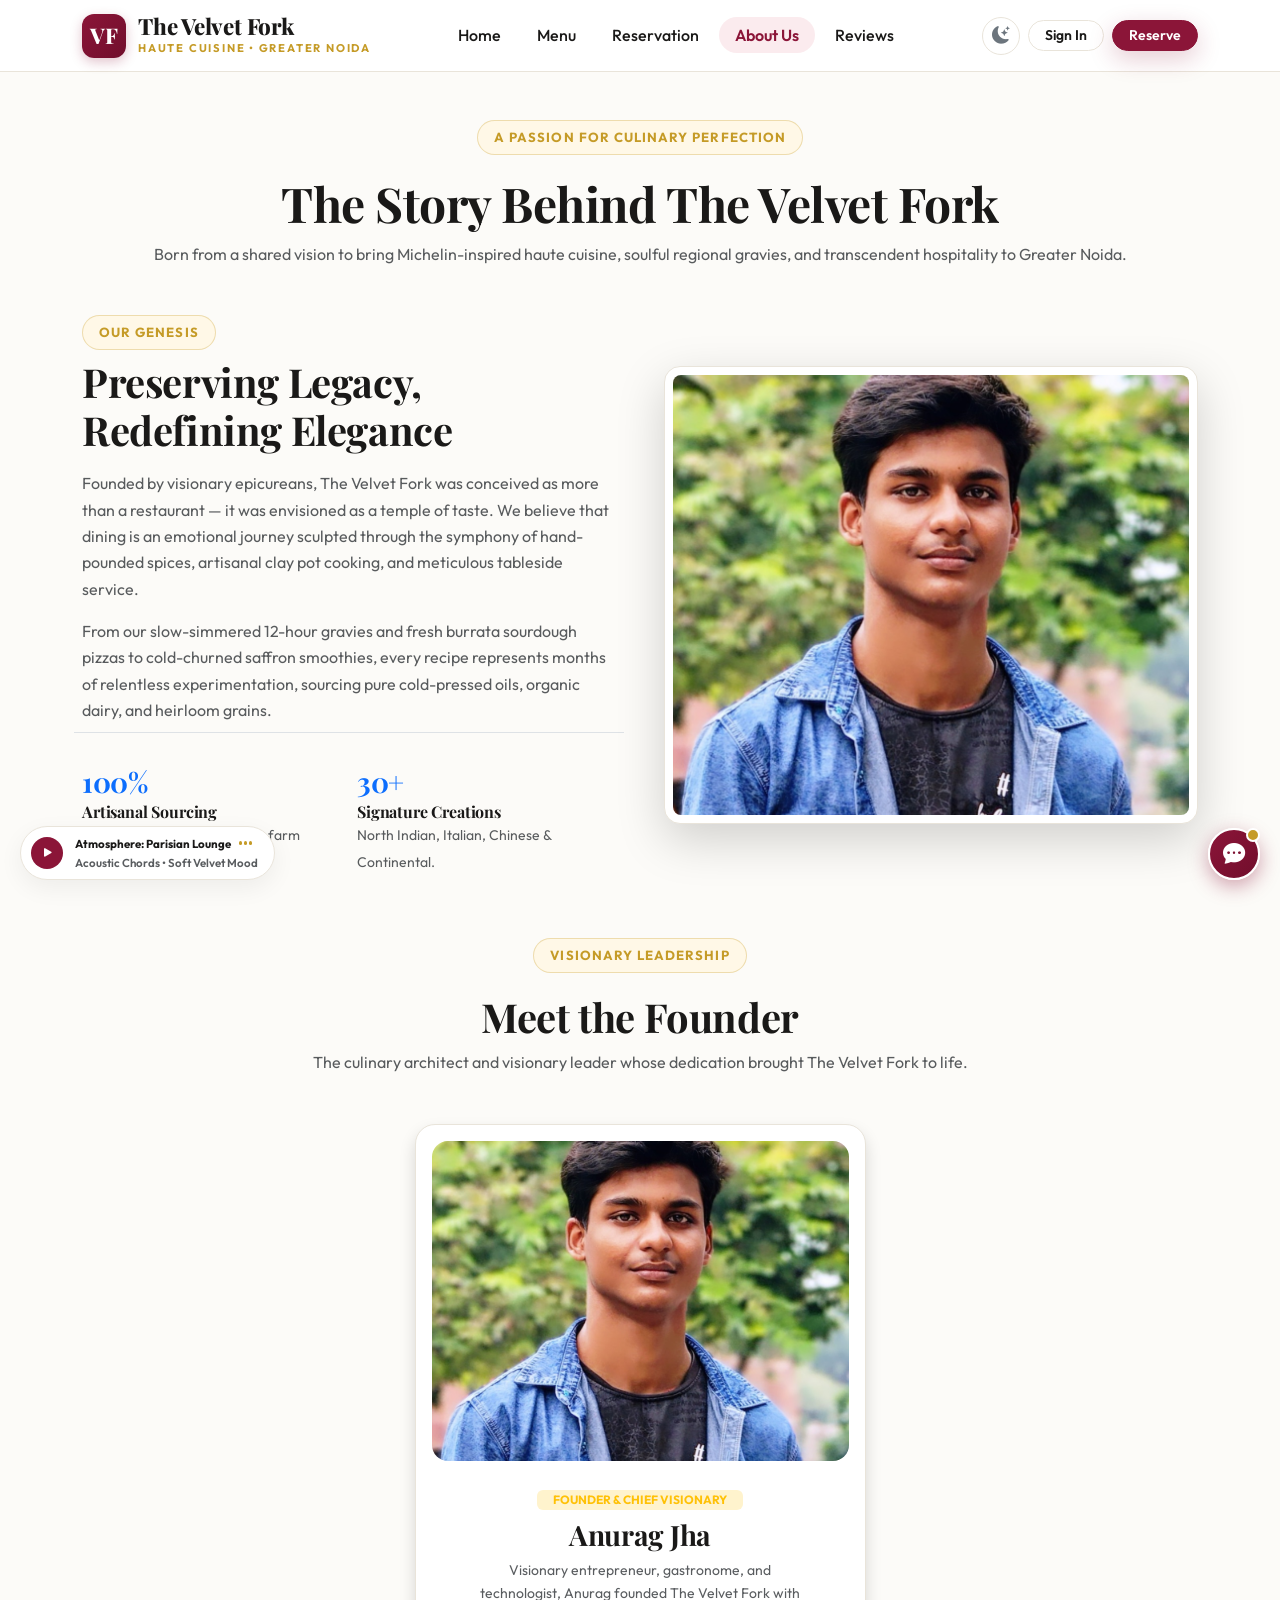
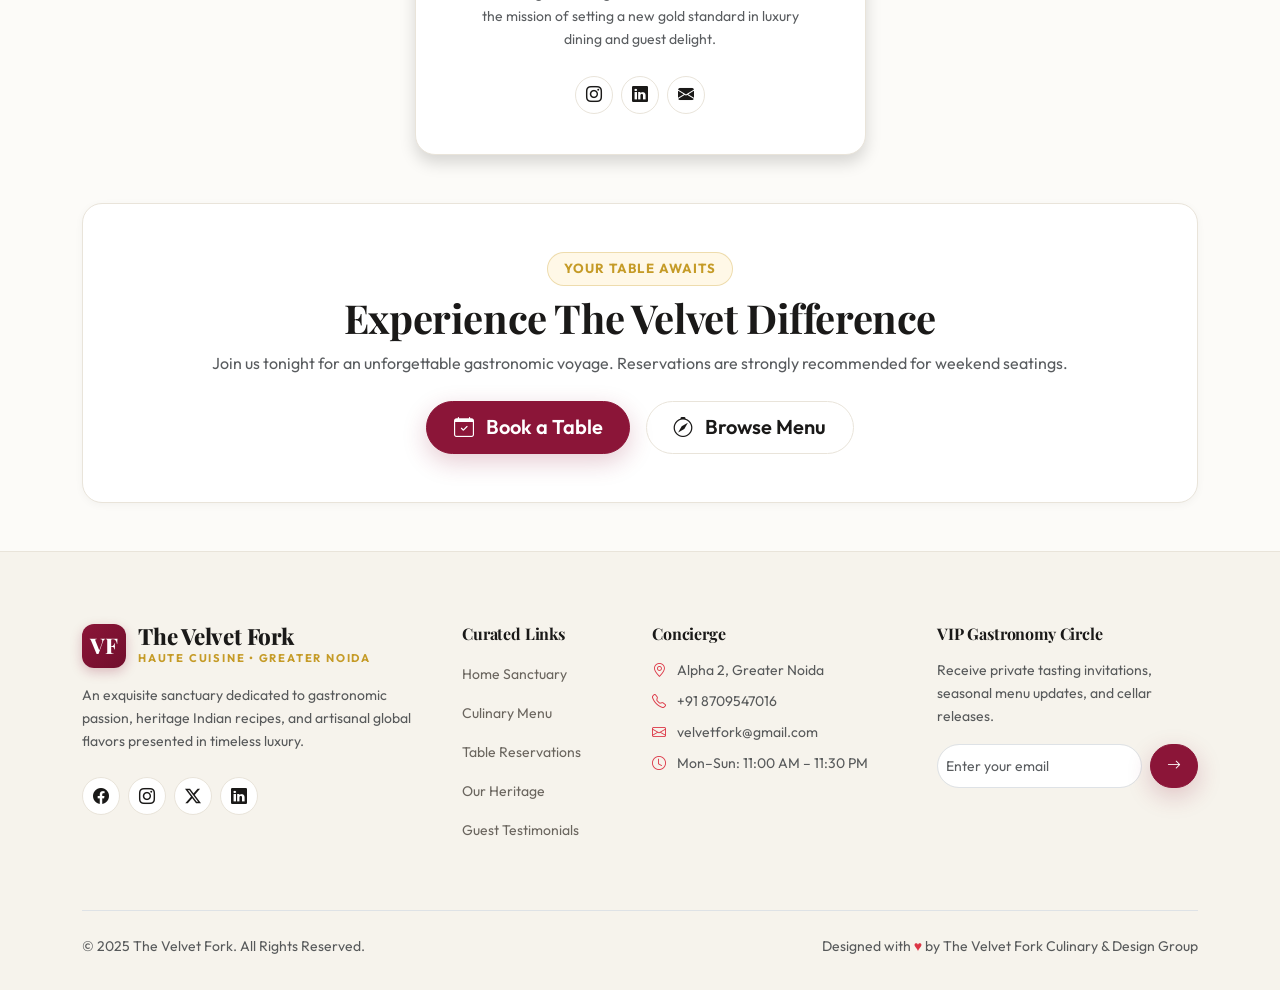
<file: frontend/html/about.html>
<!DOCTYPE html>
<html lang="en" data-bs-theme="light">
<head>
    <meta charset="UTF-8">
    <meta name="viewport" content="width=device-width, initial-scale=1.0">
    <title>Our Heritage & Founder — The Velvet Fork</title>
    <meta name="description" content="Meet the visionary founder and culinary artisans behind The Velvet Fork. Discover our commitment to epicurean luxury, heritage spices, and hospitality.">
    <!-- Bootstrap 5.3.3 CSS -->
    <link href="https://cdn.jsdelivr.net/npm/bootstrap@5.3.3/dist/css/bootstrap.min.css" rel="stylesheet">
    <!-- Bootstrap Icons -->
    <link rel="stylesheet" href="https://cdn.jsdelivr.net/npm/bootstrap-icons@1.11.3/font/bootstrap-icons.min.css">
    <!-- Custom Theme & Animations -->
    <link rel="stylesheet" href="../css/styles.css">
    <!-- Bootstrap 5 JS Bundle & Main Engine -->
    <script defer src="https://cdn.jsdelivr.net/npm/bootstrap@5.3.3/dist/js/bootstrap.bundle.min.js"></script>
    <script defer src="../js/main.js"></script>
</head>
<body>

    <!-- STICKY NAVBAR -->
    <nav class="navbar navbar-expand-lg sticky-top vf-navbar" aria-label="Main Navigation">
        <div class="container">
            <a class="vf-brand" href="index.html">
                <div class="vf-brand-logo">VF</div>
                <div>
                    <h1 class="vf-brand-title">The Velvet Fork</h1>
                    <span class="vf-brand-sub">Haute Cuisine • Greater Noida</span>
                </div>
            </a>

            <!-- Right Actions for Desktop + Mobile Toggler -->
            <div class="d-flex align-items-center gap-2 order-lg-3">
                <button class="theme-toggle-btn" type="button" aria-label="Toggle Theme">
                    <i class="bi bi-moon-stars-fill text-secondary"></i>
                </button>

                <div class="vf-nav-auth d-flex align-items-center gap-2">
                    <a href="login.html" class="btn btn-sm btn-vf-outline py-1 px-3">Sign In</a>
                    <a href="reservation.html" class="btn btn-sm btn-vf-primary py-1 px-3 d-none d-sm-inline-flex">Reserve</a>
                </div>

                <button class="navbar-toggler border-0 p-1 ms-1 d-lg-none" type="button" data-bs-toggle="offcanvas" data-bs-target="#mobileMenuOffcanvas" aria-controls="mobileMenuOffcanvas" aria-label="Toggle navigation">
                    <i class="bi bi-list fs-2"></i>
                </button>
            </div>

            <!-- Desktop Nav Links -->
            <div class="collapse navbar-collapse justify-content-center order-lg-2">
                <ul class="navbar-nav gap-1">
                    <li class="nav-item"><a class="vf-nav-link" href="index.html">Home</a></li>
                    <li class="nav-item"><a class="vf-nav-link" href="menu.html">Menu</a></li>
                    <li class="nav-item"><a class="vf-nav-link" href="reservation.html">Reservation</a></li>
                    <li class="nav-item"><a class="vf-nav-link active" href="about.html">About Us</a></li>
                    <li class="nav-item"><a class="vf-nav-link" href="reviews.html">Reviews</a></li>
                </ul>
            </div>
        </div>
    </nav>

    <!-- MOBILE OFFCANVAS DRAWER -->
    <div class="offcanvas offcanvas-end" tabindex="-1" id="mobileMenuOffcanvas" aria-labelledby="mobileMenuOffcanvasLabel">
        <div class="offcanvas-header border-bottom">
            <div class="d-flex align-items-center gap-2">
                <div class="vf-brand-logo" style="width:36px; height:36px; font-size:1.1rem;">VF</div>
                <h5 class="offcanvas-title fw-bold" id="mobileMenuOffcanvasLabel">The Velvet Fork</h5>
            </div>
            <button type="button" class="btn-close" data-bs-dismiss="offcanvas" aria-label="Close"></button>
        </div>
        <div class="offcanvas-body d-flex flex-column justify-content-between p-4">
            <ul class="navbar-nav gap-2 fs-5">
                <li class="nav-item"><a class="vf-nav-link" href="index.html">Home</a></li>
                <li class="nav-item"><a class="vf-nav-link" href="menu.html">Culinary Menu</a></li>
                <li class="nav-item"><a class="vf-nav-link" href="reservation.html">Book a Table</a></li>
                <li class="nav-item"><a class="vf-nav-link active" href="about.html">Our Heritage</a></li>
                <li class="nav-item"><a class="vf-nav-link" href="reviews.html">Guest Reviews</a></li>
                <li class="nav-item"><a class="vf-nav-link" href="profile.html">VIP Profile</a></li>
            </ul>
            <div class="pt-4 border-top d-flex flex-column gap-2">
                <a href="reservation.html" class="btn btn-vf-primary w-100 justify-content-center">Book an Experience</a>
                <a href="login.html" class="btn btn-vf-outline w-100 justify-content-center">Member Sign In</a>
            </div>
        </div>
    </div>

    <main class="py-5">
        <div class="container">
            <!-- Header -->
            <div class="text-center max-w-700 mx-auto mb-5">
                <span class="vf-badge-pill">A Passion for Culinary Perfection</span>
                <h1 class="display-5 fw-bold mb-2">The Story Behind The Velvet Fork</h1>
                <p class="text-muted">Born from a shared vision to bring Michelin-inspired haute cuisine, soulful regional gravies, and transcendent hospitality to Greater Noida.</p>
            </div>

            <!-- Heritage Story Row -->
            <div class="row align-items-center g-5 mb-5 pb-3">
                <div class="col-lg-6">
                    <span class="vf-badge-pill mb-2">Our Genesis</span>
                    <h2 class="display-6 fw-bold mb-3">Preserving Legacy, Redefining Elegance</h2>
                    <p class="text-muted mb-3">
                        Founded by visionary epicureans, The Velvet Fork was conceived as more than a restaurant — it was envisioned as a temple of taste. 
                        We believe that dining is an emotional journey sculpted through the symphony of hand-pounded spices, artisanal clay pot cooking, and meticulous tableside service.
                    </p>
                    <p class="text-muted mb-4">
                        From our slow-simmered 12-hour gravies and fresh burrata sourdough pizzas to cold-churned saffron smoothies, 
                        every recipe represents months of relentless experimentation, sourcing pure cold-pressed oils, organic dairy, and heirloom grains.
                    </p>

                    <div class="row g-3 pt-3 border-top">
                        <div class="col-6">
                            <h3 class="fw-bold mb-1 text-primary">100%</h3>
                            <h6 class="fw-bold mb-0">Artisanal Sourcing</h6>
                            <small class="text-muted">Single-origin spices & organic farm harvest.</small>
                        </div>
                        <div class="col-6">
                            <h3 class="fw-bold mb-1 text-primary">30+</h3>
                            <h6 class="fw-bold mb-0">Signature Creations</h6>
                            <small class="text-muted">North Indian, Italian, Chinese & Continental.</small>
                        </div>
                    </div>
                </div>

                <div class="col-lg-6">
                    <div class="vf-card overflow-hidden shadow-lg p-2 rounded-4">
                        <img src="../pics/founder.jpg" alt="Founder & Executive Chef Anurag Jha" class="w-100 rounded-3" style="height:440px; object-fit:cover;" loading="lazy">
                    </div>
                </div>
            </div>

            <!-- Leadership Team Section -->
            <div class="text-center max-w-700 mx-auto my-5">
                <span class="vf-badge-pill">Visionary Leadership</span>
                <h2 class="display-6 fw-bold mb-2">Meet the Founder</h2>
                <p class="text-muted">The culinary architect and visionary leader whose dedication brought The Velvet Fork to life.</p>
            </div>

            <div class="row justify-content-center mb-5">
                <!-- Founder: Anurag Jha -->
                <div class="col-md-8 col-lg-6 col-xl-5">
                    <div class="vf-card text-center p-3 shadow">
                        <div class="vf-card-img-wrap rounded-4" style="height:320px;">
                            <img src="../pics/founder.jpg" alt="Anurag Jha, Founder" loading="lazy">
                        </div>
                        <div class="card-body p-4">
                            <span class="badge bg-warning-subtle text-warning fw-bold text-uppercase mb-2 px-3 py-1">Founder & Chief Visionary</span>
                            <h3 class="fw-bold mb-2">Anurag Jha</h3>
                            <p class="text-muted small mb-4 px-md-3">
                                Visionary entrepreneur, gastronome, and technologist, Anurag founded The Velvet Fork with the mission of setting a new gold standard in luxury dining and guest delight.
                            </p>
                            <div class="d-flex justify-content-center gap-2">
                                <a href="https://www.instagram.com/anurag_jha1007?igsh=bGVhNHZsMnZoMzI2" target="_blank" class="vf-social-btn" aria-label="Instagram"><i class="bi bi-instagram"></i></a>
                                <a href="https://www.linkedin.com/in/anurag-kumar-a10923327" target="_blank" class="vf-social-btn" aria-label="LinkedIn"><i class="bi bi-linkedin"></i></a>
                                <a href="mailto:anuragkumarj1007@gmail.com" class="vf-social-btn" aria-label="Email"><i class="bi bi-envelope-fill"></i></a>
                            </div>
                        </div>
                    </div>
                </div>
            </div>

            <!-- Call to Action Banner -->
            <div class="vf-card p-5 text-center mt-5">
                <span class="vf-badge-pill mx-auto mb-2">Your Table Awaits</span>
                <h2 class="display-6 fw-bold mb-2">Experience The Velvet Difference</h2>
                <p class="text-muted max-w-700 mx-auto mb-4">
                    Join us tonight for an unforgettable gastronomic voyage. Reservations are strongly recommended for weekend seatings.
                </p>
                <div class="d-flex justify-content-center gap-3 flex-wrap">
                    <a href="reservation.html" class="btn btn-vf-primary btn-lg">
                        <i class="bi bi-calendar-check me-1"></i> Book a Table
                    </a>
                    <a href="menu.html" class="btn btn-vf-outline btn-lg">
                        <i class="bi bi-compass me-1"></i> Browse Menu
                    </a>
                </div>
            </div>
        </div>
    </main>

    <!-- FOOTER -->
    <footer class="vf-footer">
        <div class="container">
            <div class="row g-4 mb-5">
                <div class="col-lg-4 col-md-6">
                    <div class="vf-brand mb-3">
                        <div class="vf-brand-logo">VF</div>
                        <div>
                            <h4 class="vf-brand-title">The Velvet Fork</h4>
                            <span class="vf-brand-sub">Haute Cuisine • Greater Noida</span>
                        </div>
                    </div>
                    <p class="text-muted small mb-4">
                        An exquisite sanctuary dedicated to gastronomic passion, heritage Indian recipes, 
                        and artisanal global flavors presented in timeless luxury.
                    </p>
                    <div class="d-flex gap-2">
                        <a href="https://facebook.com" class="vf-social-btn" target="_blank" aria-label="Facebook"><i class="bi bi-facebook"></i></a>
                        <a href="https://instagram.com" class="vf-social-btn" target="_blank" aria-label="Instagram"><i class="bi bi-instagram"></i></a>
                        <a href="https://x.com" class="vf-social-btn" target="_blank" aria-label="Twitter"><i class="bi bi-twitter-x"></i></a>
                        <a href="https://linkedin.com" class="vf-social-btn" target="_blank" aria-label="LinkedIn"><i class="bi bi-linkedin"></i></a>
                    </div>
                </div>

                <div class="col-lg-2 col-md-6 col-6">
                    <h6 class="fw-bold mb-3">Curated Links</h6>
                    <ul class="list-unstyled d-flex flex-column gap-2 small">
                        <li><a href="index.html" class="vf-footer-link">Home Sanctuary</a></li>
                        <li><a href="menu.html" class="vf-footer-link">Culinary Menu</a></li>
                        <li><a href="reservation.html" class="vf-footer-link">Table Reservations</a></li>
                        <li><a href="about.html" class="vf-footer-link">Our Heritage</a></li>
                        <li><a href="reviews.html" class="vf-footer-link">Guest Testimonials</a></li>
                    </ul>
                </div>

                <div class="col-lg-3 col-md-6 col-6">
                    <h6 class="fw-bold mb-3">Concierge</h6>
                    <ul class="list-unstyled d-flex flex-column gap-2 small text-muted">
                        <li><i class="bi bi-geo-alt me-2 text-danger"></i> Alpha 2, Greater Noida</li>
                        <li><i class="bi bi-telephone me-2 text-danger"></i> +91 8709547016</li>
                        <li><i class="bi bi-envelope me-2 text-danger"></i> velvetfork@gmail.com</li>
                        <li><i class="bi bi-clock me-2 text-danger"></i> Mon–Sun: 11:00 AM – 11:30 PM</li>
                    </ul>
                </div>

                <div class="col-lg-3 col-md-6">
                    <h6 class="fw-bold mb-3">VIP Gastronomy Circle</h6>
                    <p class="text-muted small mb-3">
                        Receive private tasting invitations, seasonal menu updates, and cellar releases.
                    </p>
                    <form class="newsletter-form d-flex gap-2">
                        <input type="email" class="form-control form-control-sm rounded-pill" placeholder="Enter your email" required>
                        <button type="submit" class="btn btn-sm btn-vf-primary px-3 rounded-pill" aria-label="Subscribe">
                            <i class="bi bi-arrow-right"></i>
                        </button>
                    </form>
                </div>
            </div>

            <div class="pt-4 border-top d-flex justify-content-between align-items-center flex-wrap gap-2 small text-muted">
                <div>&copy; 2025 The Velvet Fork. All Rights Reserved.</div>
                <div>Designed with <span class="text-danger">♥</span> by The Velvet Fork Culinary & Design Group</div>
            </div>
        </div>
    </footer>

    <!-- AMBIENT LOUNGE ATMOSPHERE PLAYER (GLOBAL) -->
    <div class="vf-audio-player-bar" id="vf-global-audio-player">
        <button class="vf-audio-play-btn" id="vf-audio-toggle" aria-label="Toggle Lounge Atmosphere">
            <i class="bi bi-play-fill" id="vf-audio-icon"></i>
        </button>
        <div>
            <div class="d-flex align-items-center gap-2">
                <span class="small fw-bold">Atmosphere: Parisian Lounge</span>
                <div class="vf-audio-wave" id="vf-audio-wave">
                    <span class="vf-audio-bar"></span>
                    <span class="vf-audio-bar"></span>
                    <span class="vf-audio-bar"></span>
                </div>
            </div>
            <small class="text-muted d-block" style="font-size:0.72rem;">Acoustic Chords • Soft Velvet Mood</small>
        </div>
    </div>

    <!-- SIMULATED LUXURY AI CONCIERGE CHAT WIDGET (GLOBAL) -->
    <button class="vf-ai-concierge-btn" id="vf-concierge-toggle" aria-label="Open Velvet Concierge">
        <i class="bi bi-chat-dots-fill"></i>
        <span class="vf-ai-badge-pulse"></span>
    </button>

    <div class="vf-concierge-window" id="vf-concierge-window">
        <div class="vf-concierge-header">
            <div class="d-flex align-items-center gap-2">
                <div class="rounded-circle bg-white text-danger d-flex align-items-center justify-content-center fw-bold" style="width:30px; height:30px; font-size:0.85rem;">VF</div>
                <div>
                    <h6 class="mb-0 fw-bold text-white">Velvet AI Concierge</h6>
                    <small class="text-white-50" style="font-size:0.7rem;"><i class="bi bi-circle-fill text-success" style="font-size:0.5rem;"></i> Active • Fine Dining Butler</small>
                </div>
            </div>
            <button class="btn btn-sm text-white p-0" id="vf-concierge-close" aria-label="Close Concierge"><i class="bi bi-x-lg"></i></button>
        </div>
        <div class="vf-chat-messages" id="vf-chat-messages">
            <div class="vf-msg-bubble vf-msg-bot">
                Good evening, Connoisseur. I am your Velvet Fork concierge. How may I assist your dining plans today?
            </div>
            <div class="d-flex flex-wrap gap-1 mt-1">
                <button class="vf-prompt-chip" data-prompt="wine">🍷 Best wine pairings?</button>
                <button class="vf-prompt-chip" data-prompt="veg">🥗 Vegetarian signatures?</button>
                <button class="vf-prompt-chip" data-prompt="hours">🕒 Timings & Valet?</button>
                <button class="vf-prompt-chip" data-prompt="reserve">📅 Book a table</button>
            </div>
        </div>
        <form class="p-2 bg-surface border-top d-flex gap-2" id="vf-concierge-form">
            <input type="text" id="vf-concierge-input" class="form-control form-control-sm rounded-pill" placeholder="Ask about menu, pairings, bookings..." required>
            <button type="submit" class="btn btn-sm btn-vf-primary rounded-circle" style="width:32px; height:32px; padding:0; display:flex; align-items:center; justify-content:center;">
                <i class="bi bi-arrow-up"></i>
            </button>
        </form>
    </div>

</body>
</html>
</file>
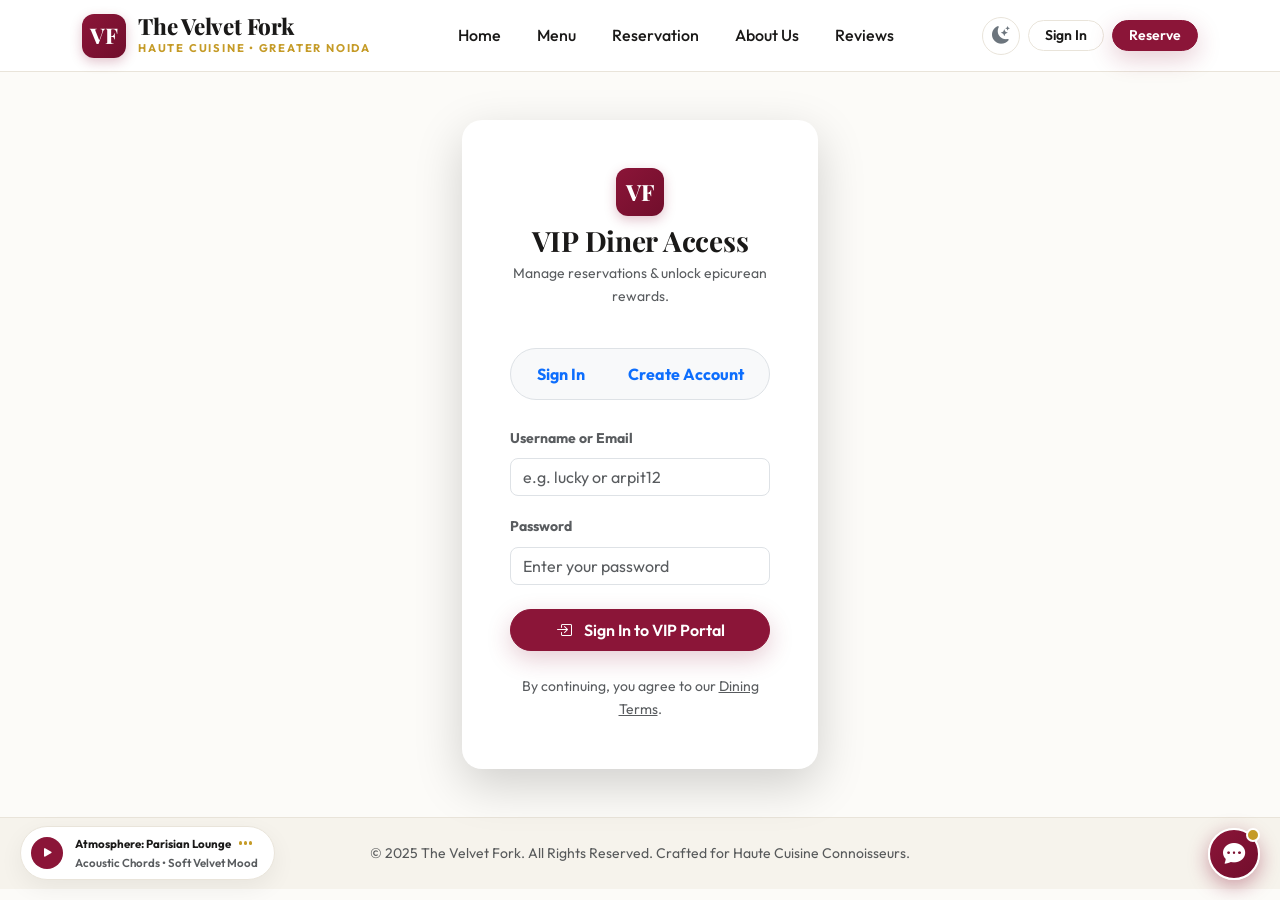
<file: frontend/html/login.html>
<!DOCTYPE html>
<html lang="en" data-bs-theme="light">
<head>
    <meta charset="UTF-8">
    <meta name="viewport" content="width=device-width, initial-scale=1.0">
    <title>Member Access & Concierge Sign In — The Velvet Fork</title>
    <meta name="description" content="Access your Velvet Fork VIP Diner account. View table reservations, manage favorite dishes, and track gourmet loyalty points.">
    <!-- Bootstrap 5.3.3 CSS -->
    <link href="https://cdn.jsdelivr.net/npm/bootstrap@5.3.3/dist/css/bootstrap.min.css" rel="stylesheet">
    <!-- Bootstrap Icons -->
    <link rel="stylesheet" href="https://cdn.jsdelivr.net/npm/bootstrap-icons@1.11.3/font/bootstrap-icons.min.css">
    <!-- Custom Theme & Animations -->
    <link rel="stylesheet" href="../css/styles.css">
    <!-- Bootstrap 5 JS Bundle & Main Engine -->
    <script defer src="https://cdn.jsdelivr.net/npm/bootstrap@5.3.3/dist/js/bootstrap.bundle.min.js"></script>
    <script defer src="../js/main.js"></script>
</head>
<body>

    <!-- STICKY NAVBAR -->
    <nav class="navbar navbar-expand-lg sticky-top vf-navbar" aria-label="Main Navigation">
        <div class="container">
            <a class="vf-brand" href="index.html">
                <div class="vf-brand-logo">VF</div>
                <div>
                    <h1 class="vf-brand-title">The Velvet Fork</h1>
                    <span class="vf-brand-sub">Haute Cuisine • Greater Noida</span>
                </div>
            </a>

            <!-- Right Actions for Desktop + Mobile Toggler -->
            <div class="d-flex align-items-center gap-2 order-lg-3">
                <button class="theme-toggle-btn" type="button" aria-label="Toggle Theme">
                    <i class="bi bi-moon-stars-fill text-secondary"></i>
                </button>

                <div class="vf-nav-auth d-flex align-items-center gap-2">
                    <a href="login.html" class="btn btn-sm btn-vf-outline py-1 px-3">Sign In</a>
                    <a href="reservation.html" class="btn btn-sm btn-vf-primary py-1 px-3 d-none d-sm-inline-flex">Reserve</a>
                </div>

                <button class="navbar-toggler border-0 p-1 ms-1 d-lg-none" type="button" data-bs-toggle="offcanvas" data-bs-target="#mobileMenuOffcanvas" aria-controls="mobileMenuOffcanvas" aria-label="Toggle navigation">
                    <i class="bi bi-list fs-2"></i>
                </button>
            </div>

            <!-- Desktop Nav Links -->
            <div class="collapse navbar-collapse justify-content-center order-lg-2">
                <ul class="navbar-nav gap-1">
                    <li class="nav-item"><a class="vf-nav-link" href="index.html">Home</a></li>
                    <li class="nav-item"><a class="vf-nav-link" href="menu.html">Menu</a></li>
                    <li class="nav-item"><a class="vf-nav-link" href="reservation.html">Reservation</a></li>
                    <li class="nav-item"><a class="vf-nav-link" href="about.html">About Us</a></li>
                    <li class="nav-item"><a class="vf-nav-link" href="reviews.html">Reviews</a></li>
                </ul>
            </div>
        </div>
    </nav>

    <!-- MOBILE OFFCANVAS DRAWER -->
    <div class="offcanvas offcanvas-end" tabindex="-1" id="mobileMenuOffcanvas" aria-labelledby="mobileMenuOffcanvasLabel">
        <div class="offcanvas-header border-bottom">
            <div class="d-flex align-items-center gap-2">
                <div class="vf-brand-logo" style="width:36px; height:36px; font-size:1.1rem;">VF</div>
                <h5 class="offcanvas-title fw-bold" id="mobileMenuOffcanvasLabel">The Velvet Fork</h5>
            </div>
            <button type="button" class="btn-close" data-bs-dismiss="offcanvas" aria-label="Close"></button>
        </div>
        <div class="offcanvas-body d-flex flex-column justify-content-between p-4">
            <ul class="navbar-nav gap-2 fs-5">
                <li class="nav-item"><a class="vf-nav-link" href="index.html">Home</a></li>
                <li class="nav-item"><a class="vf-nav-link" href="menu.html">Culinary Menu</a></li>
                <li class="nav-item"><a class="vf-nav-link" href="reservation.html">Book a Table</a></li>
                <li class="nav-item"><a class="vf-nav-link" href="about.html">Our Heritage</a></li>
                <li class="nav-item"><a class="vf-nav-link" href="reviews.html">Guest Reviews</a></li>
                <li class="nav-item"><a class="vf-nav-link" href="profile.html">VIP Profile</a></li>
            </ul>
            <div class="pt-4 border-top d-flex flex-column gap-2">
                <a href="reservation.html" class="btn btn-vf-primary w-100 justify-content-center">Book an Experience</a>
                <a href="login.html" class="btn btn-vf-outline w-100 justify-content-center">Member Sign In</a>
            </div>
        </div>
    </div>

    <main class="py-5 d-flex align-items-center" style="min-height: calc(100vh - 180px);">
        <div class="container">
            <div class="row justify-content-center">
                <div class="col-md-7 col-lg-5 col-xl-4">
                    <div class="vf-card p-4 p-sm-5 shadow-lg border-0">
                        <div class="text-center mb-4">
                            <div class="vf-brand-logo mx-auto mb-2" style="width:48px; height:48px; font-size:1.4rem;">VF</div>
                            <h3 class="fw-bold mb-1">VIP Diner Access</h3>
                            <p class="text-muted small">Manage reservations & unlock epicurean rewards.</p>
                        </div>

                        <!-- Tab Switcher -->
                        <ul class="nav nav-pills nav-fill bg-body-tertiary p-1 rounded-pill mb-4 border" role="tablist">
                            <li class="nav-item" role="presentation">
                                <button class="nav-link active rounded-pill py-2 small fw-bold" id="tab-login-btn" data-bs-toggle="pill" data-bs-target="#tab-login" type="button" role="tab">Sign In</button>
                            </li>
                            <li class="nav-item" role="presentation">
                                <button class="nav-link rounded-pill py-2 small fw-bold" id="tab-register-btn" data-bs-toggle="pill" data-bs-target="#tab-register" type="button" role="tab">Create Account</button>
                            </li>
                        </ul>

                        <div class="tab-content">
                            <!-- 1. SIGN IN TAB -->
                            <div class="tab-pane fade show active" id="tab-login" role="tabpanel">
                                <form id="login-form">
                                    <div class="mb-3">
                                        <label class="form-label small fw-bold text-muted" for="login-username">Username or Email</label>
                                        <input type="text" id="login-username" class="form-control rounded-3" placeholder="e.g. lucky or arpit12" required autocomplete="username">
                                    </div>
                                    <div class="mb-4">
                                        <label class="form-label small fw-bold text-muted" for="login-password">Password</label>
                                        <input type="password" id="login-password" class="form-control rounded-3" placeholder="Enter your password" required autocomplete="current-password">
                                    </div>
                                    <button type="submit" class="btn btn-vf-primary w-100 justify-content-center py-2">
                                        <i class="bi bi-box-arrow-in-right me-1"></i> Sign In to VIP Portal
                                    </button>
                                </form>
                            </div>

                            <!-- 2. CREATE ACCOUNT TAB -->
                            <div class="tab-pane fade" id="tab-register" role="tabpanel">
                                <form id="register-form">
                                    <div class="mb-2">
                                        <label class="form-label small fw-bold text-muted" for="reg-name">Full Name</label>
                                        <input type="text" id="reg-name" class="form-control rounded-3" placeholder="e.g. Anurag Jha" required autocomplete="name">
                                    </div>
                                    <div class="mb-2">
                                        <label class="form-label small fw-bold text-muted" for="reg-email">Email Address</label>
                                        <input type="email" id="reg-email" class="form-control rounded-3" placeholder="e.g. anurag@velvetfork.com" required autocomplete="email">
                                    </div>
                                    <div class="mb-2">
                                        <label class="form-label small fw-bold text-muted" for="reg-phone">Phone Number (Optional)</label>
                                        <input type="tel" id="reg-phone" class="form-control rounded-3" placeholder="+91 ..." autocomplete="tel">
                                    </div>
                                    <div class="mb-2">
                                        <label class="form-label small fw-bold text-muted" for="reg-username">Choose Username</label>
                                        <input type="text" id="reg-username" class="form-control rounded-3" placeholder="e.g. anurag_gourmet" required autocomplete="username">
                                    </div>
                                    <div class="row g-2 mb-3">
                                        <div class="col-6">
                                            <label class="form-label small fw-bold text-muted" for="reg-password">Password</label>
                                            <input type="password" id="reg-password" class="form-control rounded-3" placeholder="Min. 4 chars" required autocomplete="new-password">
                                        </div>
                                        <div class="col-6">
                                            <label class="form-label small fw-bold text-muted" for="reg-confirm">Confirm</label>
                                            <input type="password" id="reg-confirm" class="form-control rounded-3" placeholder="Repeat" required autocomplete="new-password">
                                        </div>
                                    </div>
                                    <button type="submit" class="btn btn-vf-primary w-100 justify-content-center py-2">
                                        <i class="bi bi-person-plus me-1"></i> Create VIP Account
                                    </button>
                                </form>
                            </div>
                        </div>

                        <div class="text-center mt-4 small text-muted">
                            <span>By continuing, you agree to our </span>
                            <a href="#" class="text-decoration-underline text-muted">Dining Terms</a>.
                        </div>
                    </div>
                </div>
            </div>
        </div>
    </main>

    <!-- FOOTER -->
    <footer class="vf-footer mt-auto py-4">
        <div class="container text-center small text-muted">
            &copy; 2025 The Velvet Fork. All Rights Reserved. Crafted for Haute Cuisine Connoisseurs.
        </div>
    </footer>

    <!-- AMBIENT LOUNGE ATMOSPHERE PLAYER (GLOBAL) -->
    <div class="vf-audio-player-bar" id="vf-global-audio-player">
        <button class="vf-audio-play-btn" id="vf-audio-toggle" aria-label="Toggle Lounge Atmosphere">
            <i class="bi bi-play-fill" id="vf-audio-icon"></i>
        </button>
        <div>
            <div class="d-flex align-items-center gap-2">
                <span class="small fw-bold">Atmosphere: Parisian Lounge</span>
                <div class="vf-audio-wave" id="vf-audio-wave">
                    <span class="vf-audio-bar"></span>
                    <span class="vf-audio-bar"></span>
                    <span class="vf-audio-bar"></span>
                </div>
            </div>
            <small class="text-muted d-block" style="font-size:0.72rem;">Acoustic Chords • Soft Velvet Mood</small>
        </div>
    </div>

    <!-- SIMULATED LUXURY AI CONCIERGE CHAT WIDGET (GLOBAL) -->
    <button class="vf-ai-concierge-btn" id="vf-concierge-toggle" aria-label="Open Velvet Concierge">
        <i class="bi bi-chat-dots-fill"></i>
        <span class="vf-ai-badge-pulse"></span>
    </button>

    <div class="vf-concierge-window" id="vf-concierge-window">
        <div class="vf-concierge-header">
            <div class="d-flex align-items-center gap-2">
                <div class="rounded-circle bg-white text-danger d-flex align-items-center justify-content-center fw-bold" style="width:30px; height:30px; font-size:0.85rem;">VF</div>
                <div>
                    <h6 class="mb-0 fw-bold text-white">Velvet AI Concierge</h6>
                    <small class="text-white-50" style="font-size:0.7rem;"><i class="bi bi-circle-fill text-success" style="font-size:0.5rem;"></i> Active • Fine Dining Butler</small>
                </div>
            </div>
            <button class="btn btn-sm text-white p-0" id="vf-concierge-close" aria-label="Close Concierge"><i class="bi bi-x-lg"></i></button>
        </div>
        <div class="vf-chat-messages" id="vf-chat-messages">
            <div class="vf-msg-bubble vf-msg-bot">
                Good evening, Connoisseur. I am your Velvet Fork concierge. How may I assist your dining plans today?
            </div>
            <div class="d-flex flex-wrap gap-1 mt-1">
                <button class="vf-prompt-chip" data-prompt="wine">🍷 Best wine pairings?</button>
                <button class="vf-prompt-chip" data-prompt="veg">🥗 Vegetarian signatures?</button>
                <button class="vf-prompt-chip" data-prompt="hours">🕒 Timings & Valet?</button>
                <button class="vf-prompt-chip" data-prompt="reserve">📅 Book a table</button>
            </div>
        </div>
        <form class="p-2 bg-surface border-top d-flex gap-2" id="vf-concierge-form">
            <input type="text" id="vf-concierge-input" class="form-control form-control-sm rounded-pill" placeholder="Ask about menu, pairings, bookings..." required>
            <button type="submit" class="btn btn-sm btn-vf-primary rounded-circle" style="width:32px; height:32px; padding:0; display:flex; align-items:center; justify-content:center;">
                <i class="bi bi-arrow-up"></i>
            </button>
        </form>
    </div>

</body>
</html>
</file>
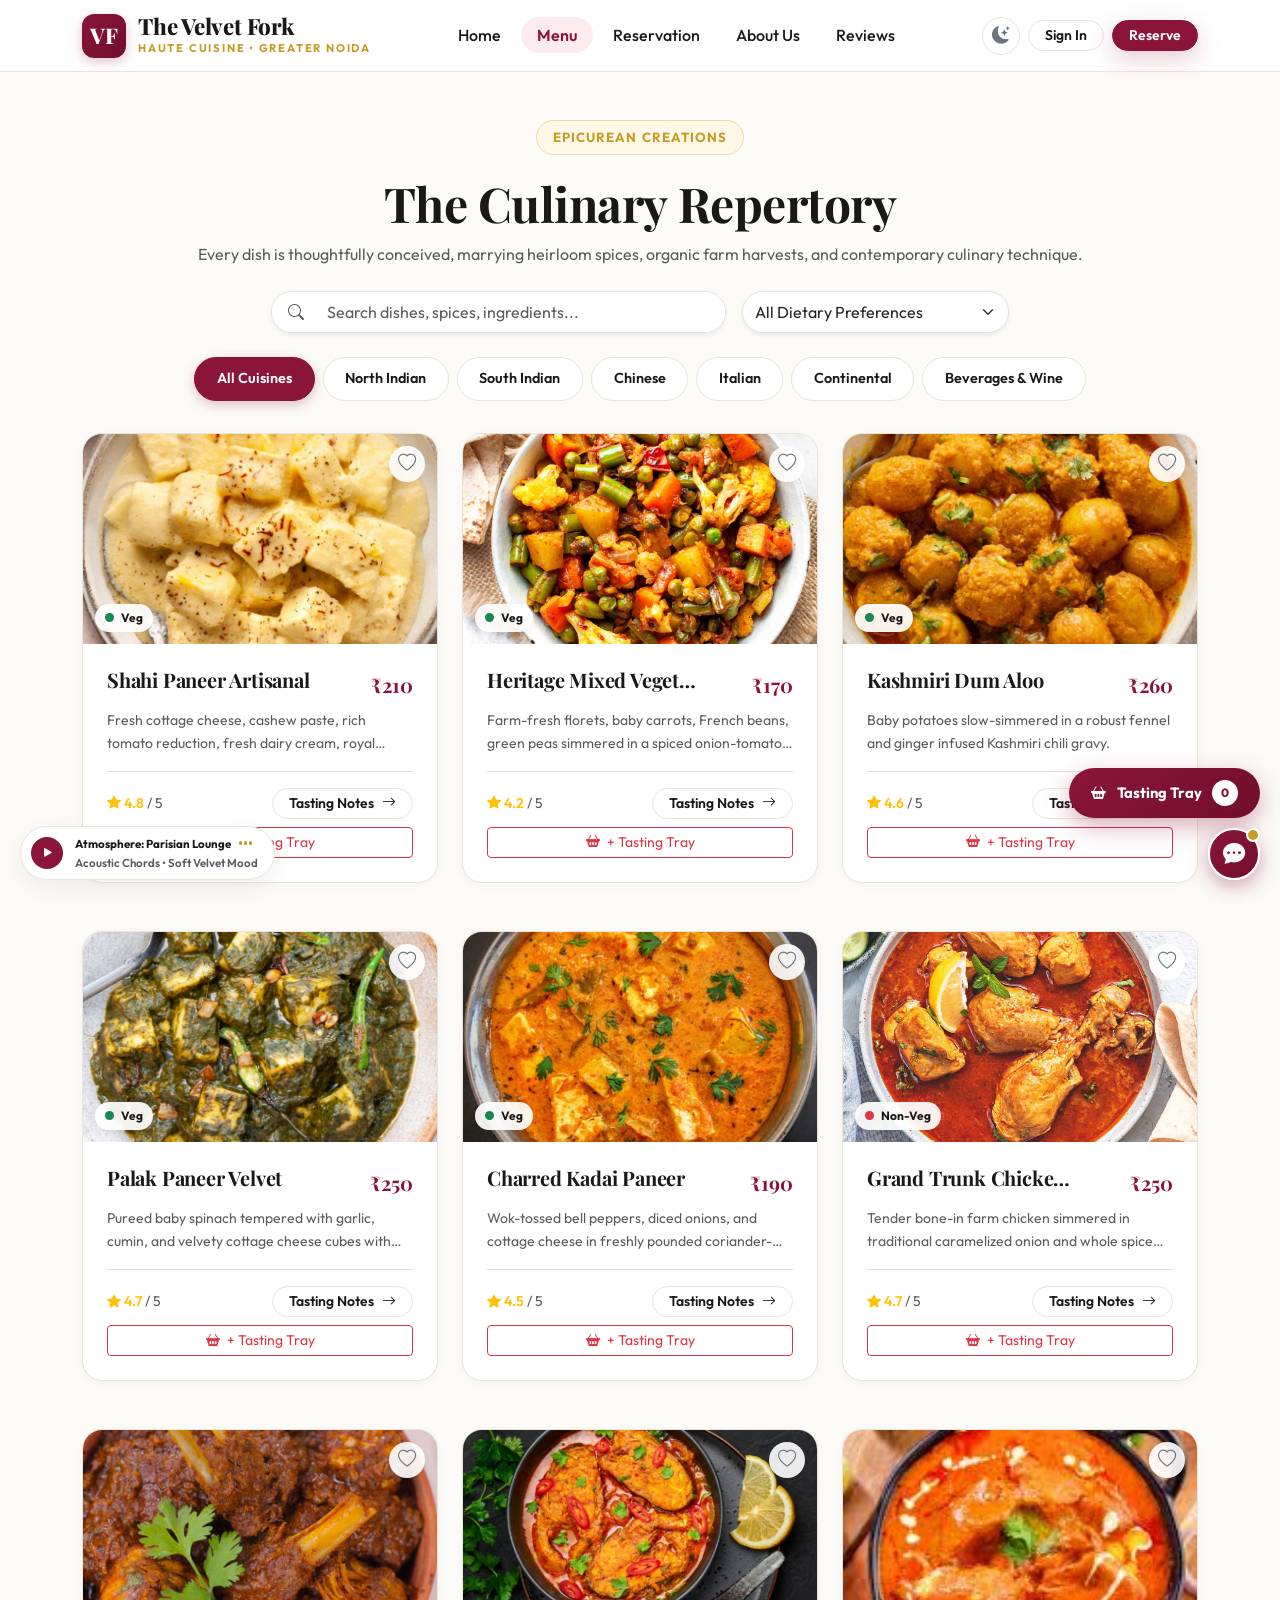
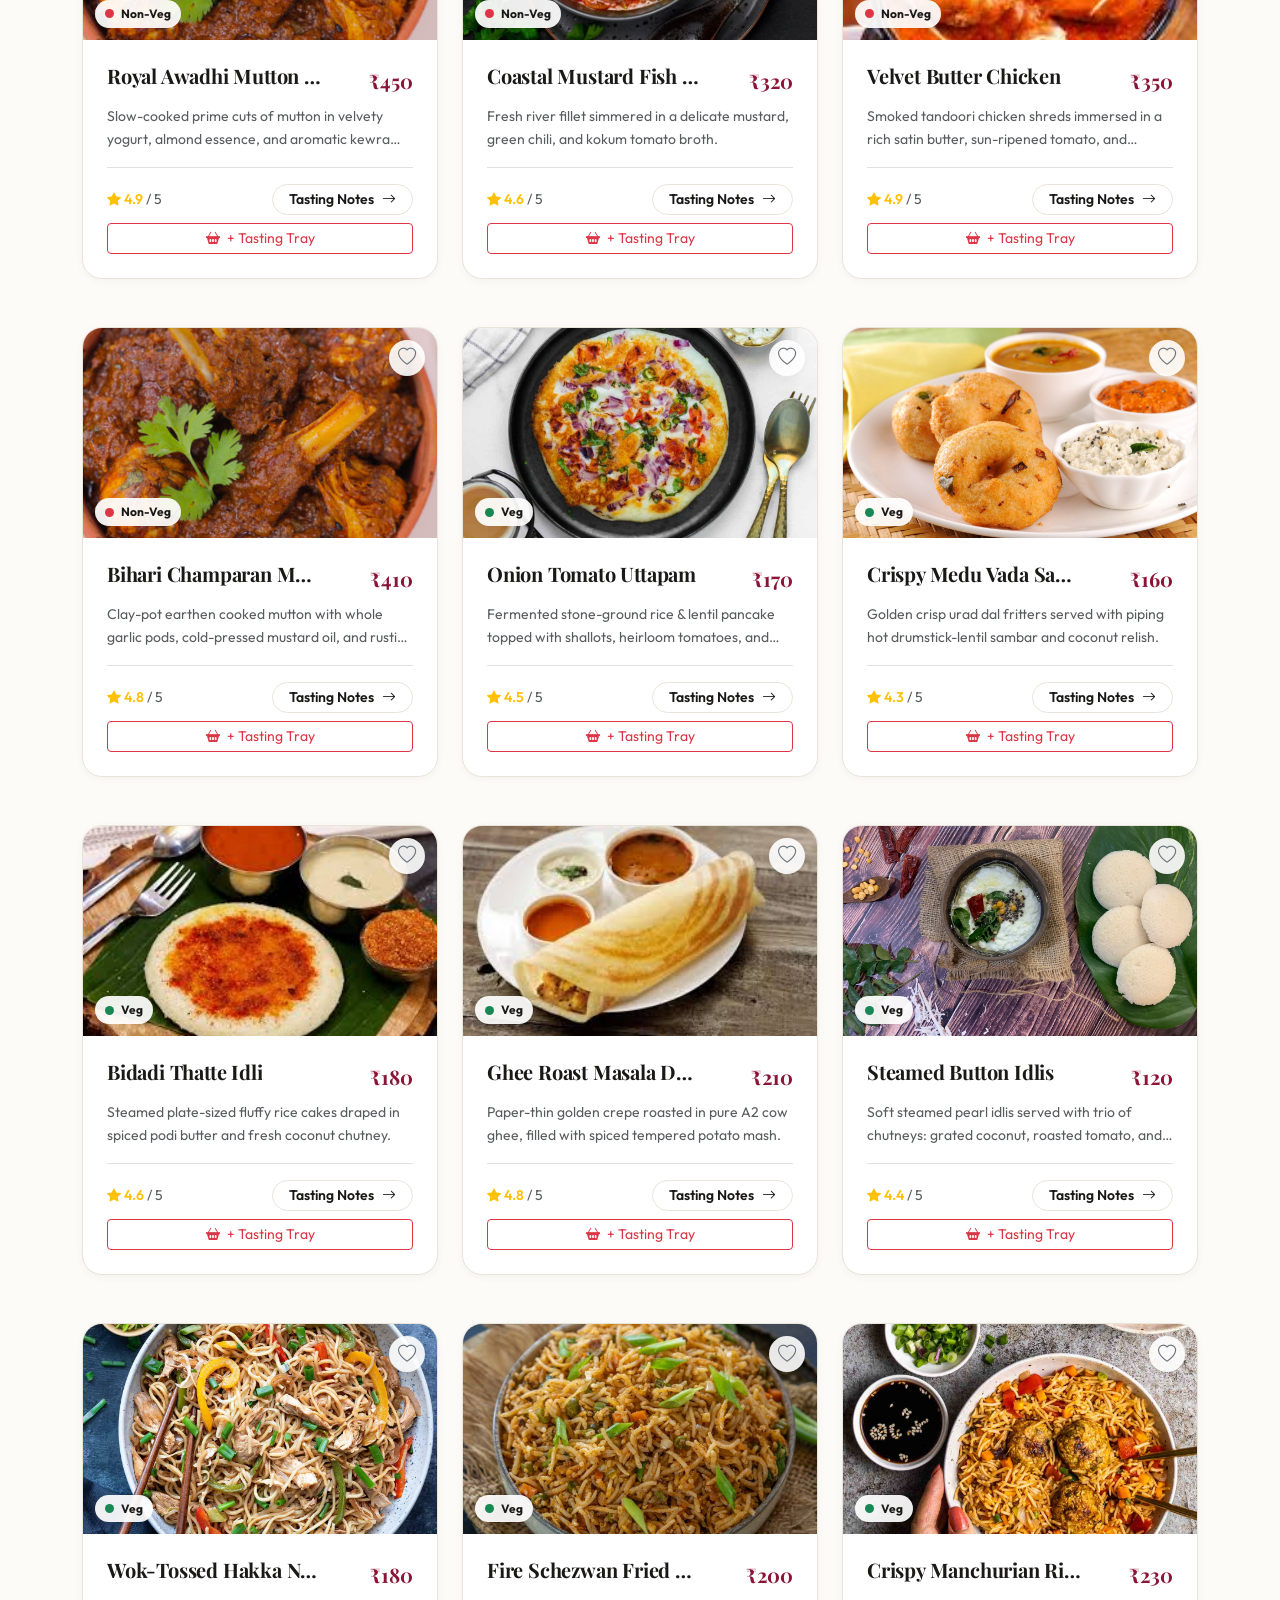
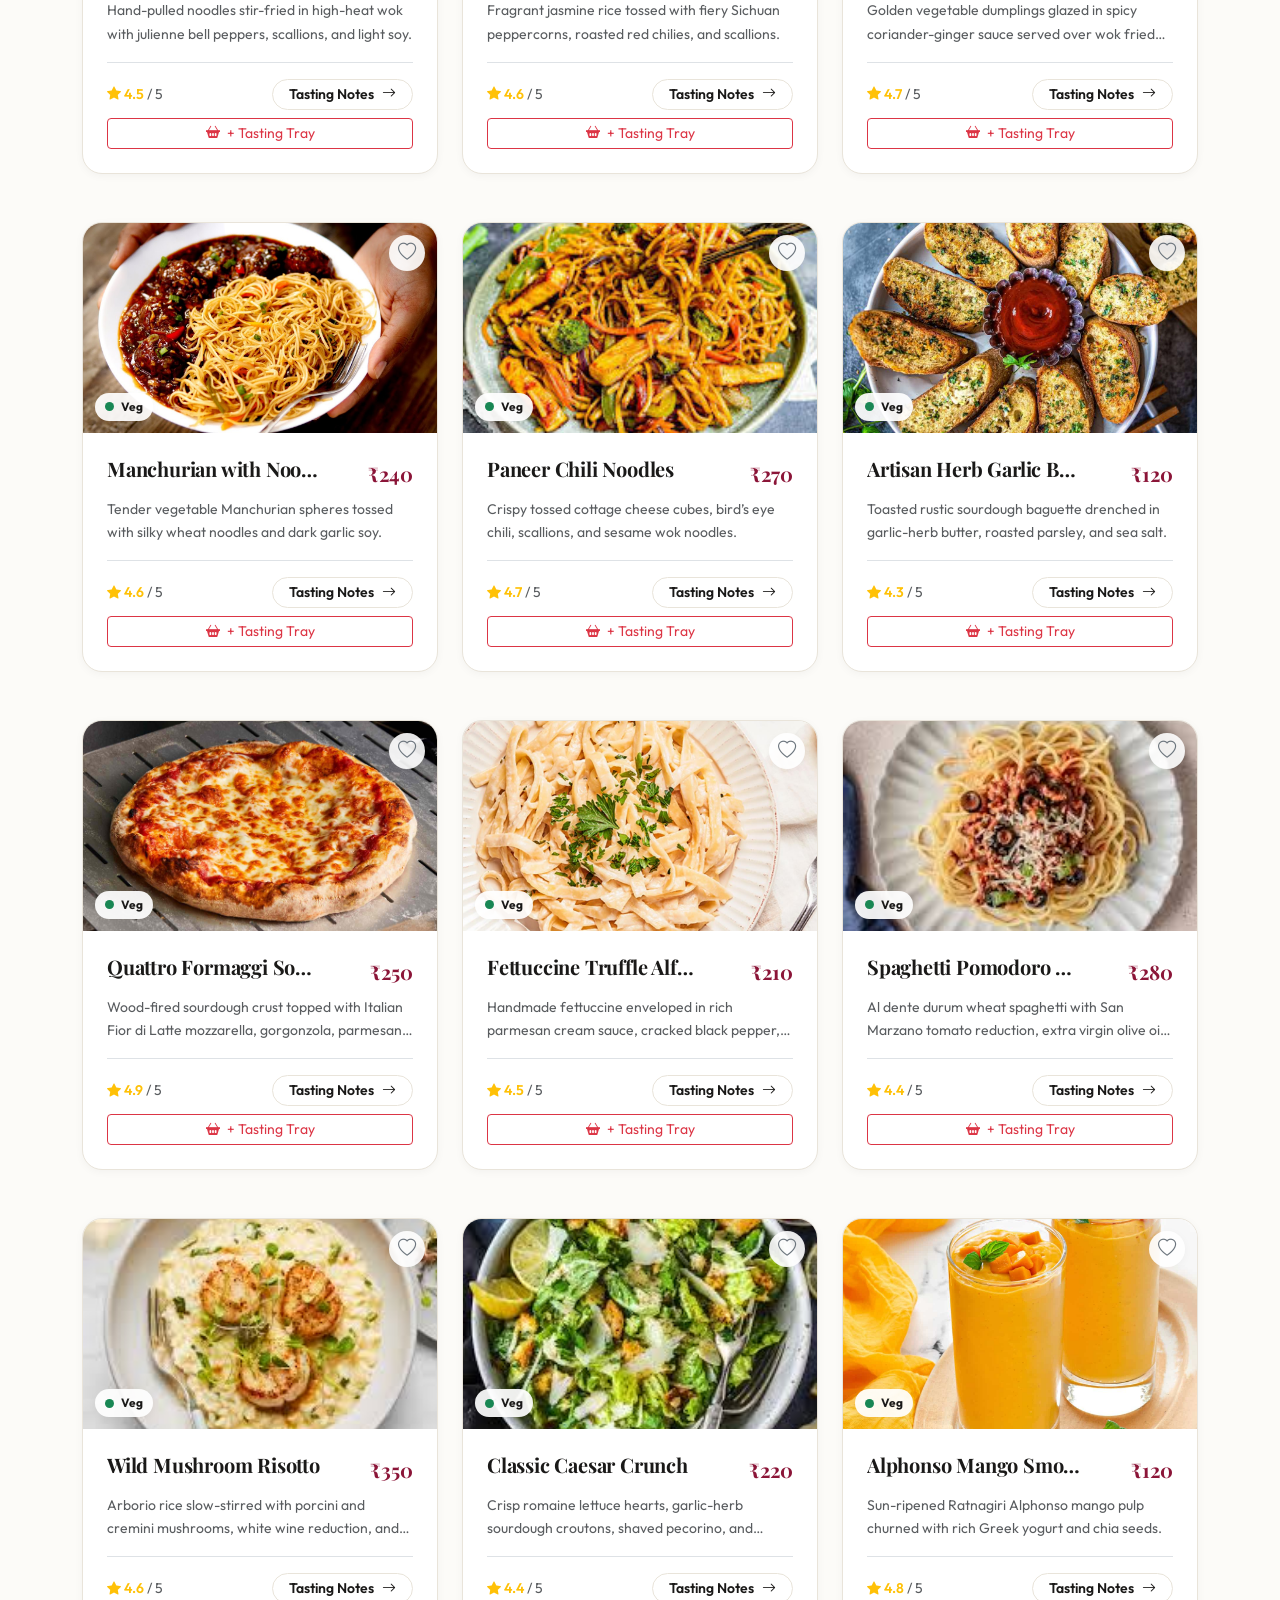
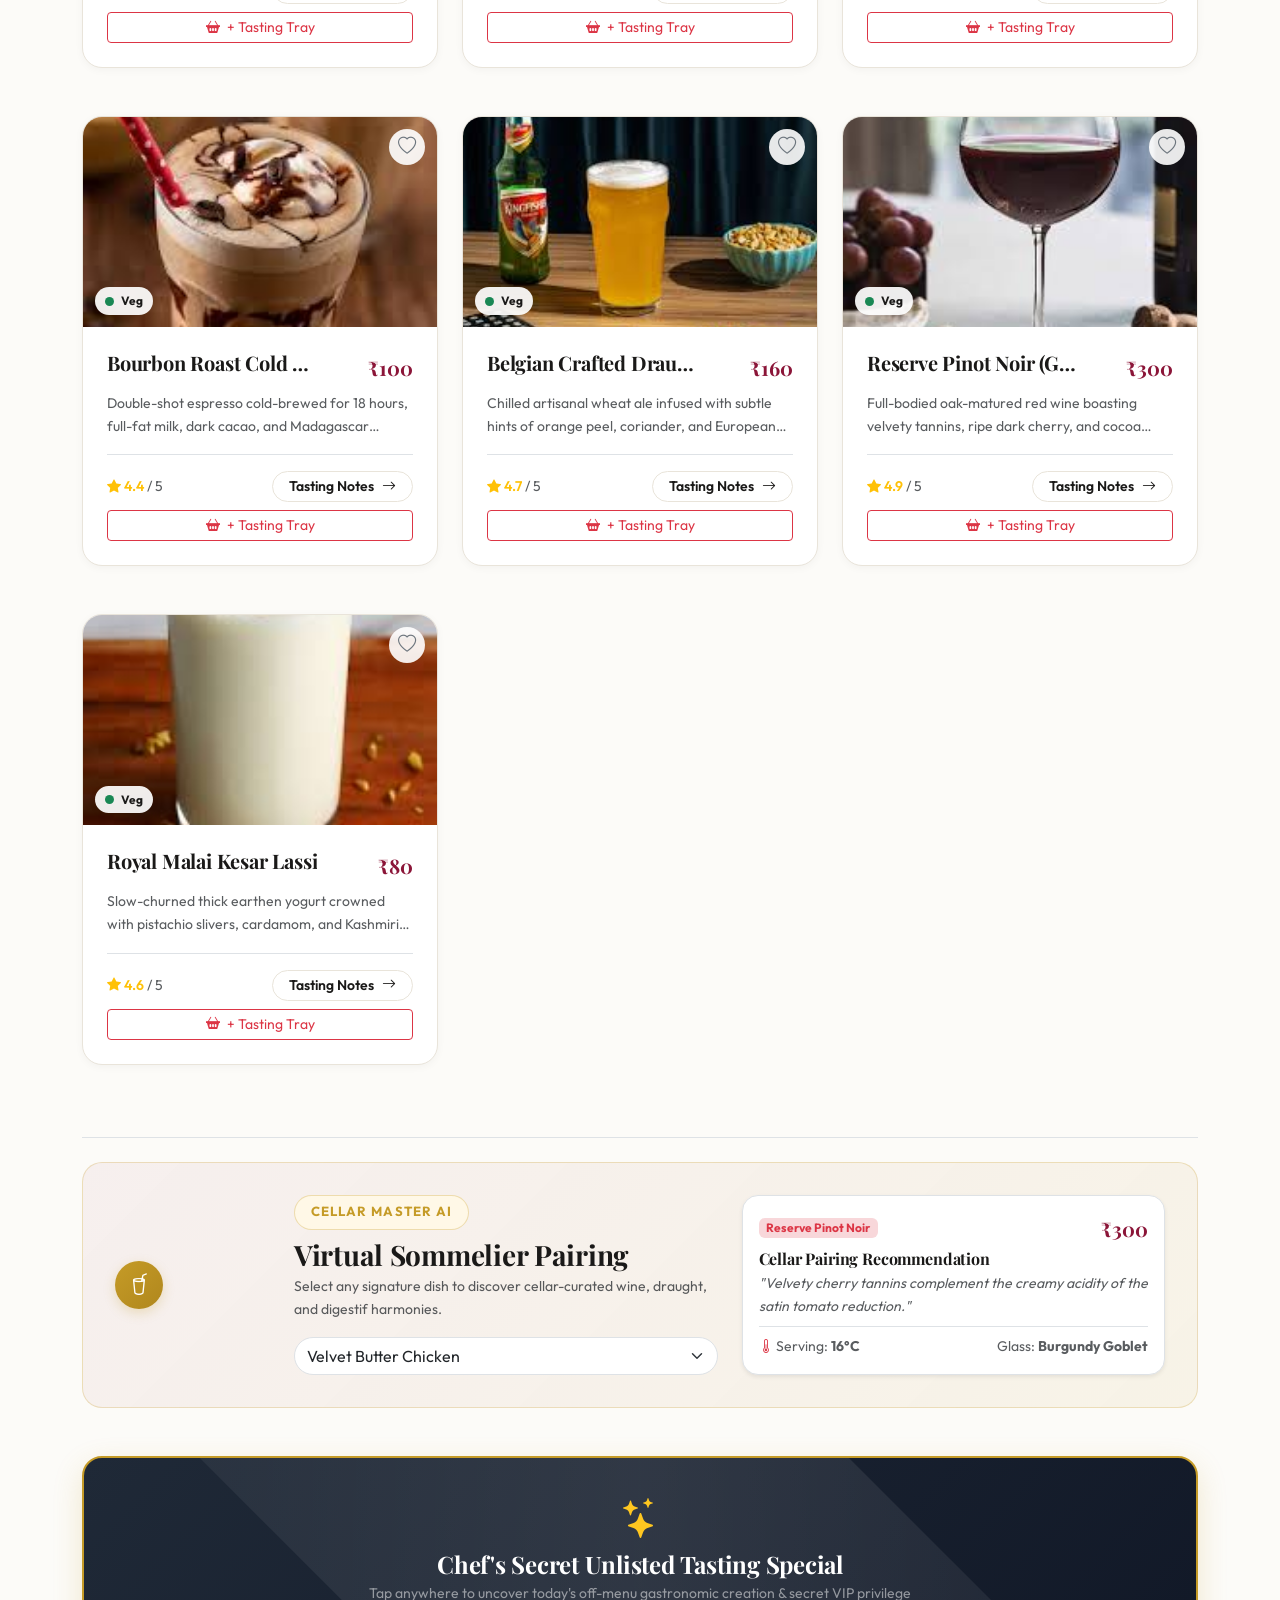
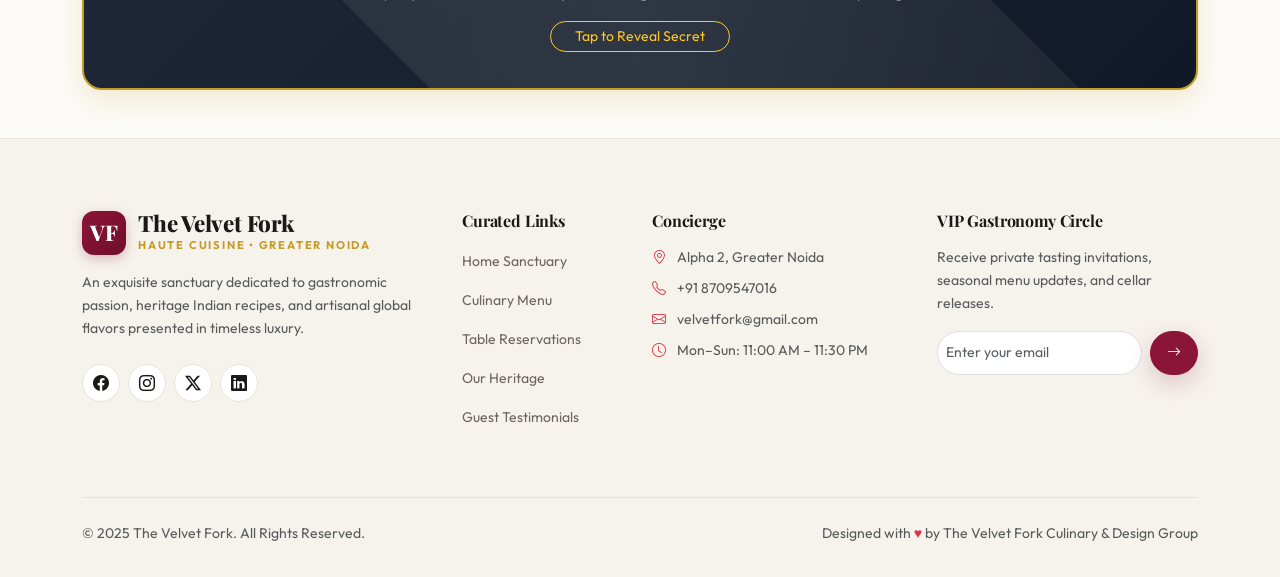
<file: frontend/html/menu.html>
<!DOCTYPE html>
<html lang="en" data-bs-theme="light">
<head>
    <meta charset="UTF-8">
    <meta name="viewport" content="width=device-width, initial-scale=1.0">
    <title>Culinary Repertory — The Velvet Fork</title>
    <meta name="description" content="Explore our seasonal culinary catalog featuring authentic North Indian, South Indian, Chinese, Italian, and Continental gastronomic creations.">
    <!-- Bootstrap 5.3.3 CSS -->
    <link href="https://cdn.jsdelivr.net/npm/bootstrap@5.3.3/dist/css/bootstrap.min.css" rel="stylesheet">
    <!-- Bootstrap Icons -->
    <link rel="stylesheet" href="https://cdn.jsdelivr.net/npm/bootstrap-icons@1.11.3/font/bootstrap-icons.min.css">
    <!-- Custom Theme & Animations -->
    <link rel="stylesheet" href="../css/styles.css">
    <!-- Bootstrap 5 JS Bundle & Main Engine -->
    <script defer src="https://cdn.jsdelivr.net/npm/bootstrap@5.3.3/dist/js/bootstrap.bundle.min.js"></script>
    <script defer src="../js/main.js"></script>
</head>
<body>

    <!-- STICKY NAVBAR -->
    <nav class="navbar navbar-expand-lg sticky-top vf-navbar" aria-label="Main Navigation">
        <div class="container">
            <a class="vf-brand" href="index.html">
                <div class="vf-brand-logo">VF</div>
                <div>
                    <h1 class="vf-brand-title">The Velvet Fork</h1>
                    <span class="vf-brand-sub">Haute Cuisine • Greater Noida</span>
                </div>
            </a>

            <!-- Right Actions for Desktop + Mobile Toggler -->
            <div class="d-flex align-items-center gap-2 order-lg-3">
                <button class="theme-toggle-btn" type="button" aria-label="Toggle Theme">
                    <i class="bi bi-moon-stars-fill text-secondary"></i>
                </button>

                <div class="vf-nav-auth d-flex align-items-center gap-2">
                    <a href="login.html" class="btn btn-sm btn-vf-outline py-1 px-3">Sign In</a>
                    <a href="reservation.html" class="btn btn-sm btn-vf-primary py-1 px-3 d-none d-sm-inline-flex">Reserve</a>
                </div>

                <button class="navbar-toggler border-0 p-1 ms-1 d-lg-none" type="button" data-bs-toggle="offcanvas" data-bs-target="#mobileMenuOffcanvas" aria-controls="mobileMenuOffcanvas" aria-label="Toggle navigation">
                    <i class="bi bi-list fs-2"></i>
                </button>
            </div>

            <!-- Desktop Nav Links -->
            <div class="collapse navbar-collapse justify-content-center order-lg-2">
                <ul class="navbar-nav gap-1">
                    <li class="nav-item"><a class="vf-nav-link" href="index.html">Home</a></li>
                    <li class="nav-item"><a class="vf-nav-link active" href="menu.html">Menu</a></li>
                    <li class="nav-item"><a class="vf-nav-link" href="reservation.html">Reservation</a></li>
                    <li class="nav-item"><a class="vf-nav-link" href="about.html">About Us</a></li>
                    <li class="nav-item"><a class="vf-nav-link" href="reviews.html">Reviews</a></li>
                </ul>
            </div>
        </div>
    </nav>

    <!-- MOBILE OFFCANVAS DRAWER -->
    <div class="offcanvas offcanvas-end" tabindex="-1" id="mobileMenuOffcanvas" aria-labelledby="mobileMenuOffcanvasLabel">
        <div class="offcanvas-header border-bottom">
            <div class="d-flex align-items-center gap-2">
                <div class="vf-brand-logo" style="width:36px; height:36px; font-size:1.1rem;">VF</div>
                <h5 class="offcanvas-title fw-bold" id="mobileMenuOffcanvasLabel">The Velvet Fork</h5>
            </div>
            <button type="button" class="btn-close" data-bs-dismiss="offcanvas" aria-label="Close"></button>
        </div>
        <div class="offcanvas-body d-flex flex-column justify-content-between p-4">
            <ul class="navbar-nav gap-2 fs-5">
                <li class="nav-item"><a class="vf-nav-link" href="index.html">Home</a></li>
                <li class="nav-item"><a class="vf-nav-link active" href="menu.html">Culinary Menu</a></li>
                <li class="nav-item"><a class="vf-nav-link" href="reservation.html">Book a Table</a></li>
                <li class="nav-item"><a class="vf-nav-link" href="about.html">Our Heritage</a></li>
                <li class="nav-item"><a class="vf-nav-link" href="reviews.html">Guest Reviews</a></li>
                <li class="nav-item"><a class="vf-nav-link" href="profile.html">VIP Profile</a></li>
            </ul>
            <div class="pt-4 border-top d-flex flex-column gap-2">
                <a href="reservation.html" class="btn btn-vf-primary w-100 justify-content-center">Book an Experience</a>
                <a href="login.html" class="btn btn-vf-outline w-100 justify-content-center">Member Sign In</a>
            </div>
        </div>
    </div>

    <main class="py-5">
        <div class="container">
            <!-- Header -->
            <div class="text-center max-w-700 mx-auto mb-4">
                <span class="vf-badge-pill">Epicurean Creations</span>
                <h1 class="display-5 fw-bold mb-2">The Culinary Repertory</h1>
                <p class="text-muted">Every dish is thoughtfully conceived, marrying heirloom spices, organic farm harvests, and contemporary culinary technique.</p>
            </div>

            <!-- Search & Filter Controls -->
            <div class="row justify-content-center mb-4 g-3">
                <div class="col-md-6 col-lg-5">
                    <div class="input-group shadow-sm rounded-pill overflow-hidden border">
                        <span class="input-group-text bg-body border-0 ps-3 text-muted"><i class="bi bi-search"></i></span>
                        <input type="text" id="menu-search-input" class="form-control bg-body border-0 py-2" placeholder="Search dishes, spices, ingredients..." autocomplete="off">
                    </div>
                </div>
                <div class="col-md-4 col-lg-3">
                    <select id="diet-filter-select" class="form-select shadow-sm rounded-pill py-2 border">
                        <option value="all" selected>All Dietary Preferences</option>
                        <option value="veg">Vegetarian Only (Pure Veg)</option>
                        <option value="non-veg">Non-Vegetarian Only</option>
                    </select>
                </div>
            </div>

            <!-- Category Pills -->
            <div class="vf-filter-pills" role="tablist">
                <button class="vf-filter-pill active" data-category="all" type="button">All Cuisines</button>
                <button class="vf-filter-pill" data-category="north-indian" type="button">North Indian</button>
                <button class="vf-filter-pill" data-category="south-indian" type="button">South Indian</button>
                <button class="vf-filter-pill" data-category="chinese" type="button">Chinese</button>
                <button class="vf-filter-pill" data-category="italian" type="button">Italian</button>
                <button class="vf-filter-pill" data-category="continental" type="button">Continental</button>
                <button class="vf-filter-pill" data-category="beverages" type="button">Beverages & Wine</button>
            </div>

            <!-- Dishes Grid -->
            <div id="menu-grid" class="row g-4" aria-live="polite">
                <!-- Dynamically rendered by main.js -->
            </div>

            <!-- VIRTUAL SOMMELIER & FOOD-WINE PAIRING SECTION -->
            <section class="mt-5 pt-4 border-top" id="sommelier">
                <div class="vf-sommelier-card">
                    <div class="row align-items-center g-4">
                        <div class="col-lg-2 text-center text-lg-start">
                            <div class="vf-sommelier-icon mx-auto mx-lg-0">
                                <i class="bi bi-cup-straw"></i>
                            </div>
                        </div>
                        <div class="col-lg-5">
                            <span class="vf-badge-pill mb-2">Cellar Master AI</span>
                            <h3 class="fw-bold mb-1">Virtual Sommelier Pairing</h3>
                            <p class="text-muted small mb-3">Select any signature dish to discover cellar-curated wine, draught, and digestif harmonies.</p>
                            <select id="vf-sommelier-select" class="form-select rounded-pill">
                                <option value="butter-chicken" selected>Velvet Butter Chicken</option>
                                <option value="shahi-paneer">Shahi Paneer Artisanal</option>
                                <option value="four-cheese-pizza">Quattro Formaggi Sourdough</option>
                                <option value="mutton-curry">Bihari Champaran Meat</option>
                                <option value="alfredo-pasta">Fettuccine Truffle Alfredo</option>
                            </select>
                        </div>
                        <div class="col-lg-5">
                            <div class="p-3 bg-body rounded-4 border shadow-sm" id="vf-sommelier-result">
                                <div class="d-flex justify-content-between align-items-center mb-1">
                                    <span class="badge bg-danger-subtle text-danger fw-bold" id="vf-sommelier-wine">Reserve Pinot Noir</span>
                                    <span class="vf-price small" id="vf-sommelier-price">₹300</span>
                                </div>
                                <h6 class="fw-bold mb-1" id="vf-sommelier-title">Cellar Pairing Recommendation</h6>
                                <p class="text-muted small mb-2 fst-italic" id="vf-sommelier-notes">
                                    "Velvety cherry tannins complement the creamy acidity of the satin tomato reduction."
                                </p>
                                <div class="d-flex justify-content-between align-items-center text-muted small border-top pt-2">
                                    <span><i class="bi bi-thermometer-half text-danger"></i> Serving: <b id="vf-sommelier-temp">16°C</b></span>
                                    <span><i class="bi bi-wine text-warning"></i> Glass: <b id="vf-sommelier-glass">Burgundy Goblet</b></span>
                                </div>
                            </div>
                        </div>
                    </div>
                </div>
            </section>

            <!-- CHEF'S SECRET UNLISTED MYSTERY SCRATCH CARD -->
            <section class="mt-5">
                <div class="vf-mystery-card" id="vf-mystery-card">
                    <div id="vf-mystery-cover">
                        <div class="display-6 text-warning mb-2"><i class="bi bi-stars"></i></div>
                        <h4 class="fw-bold text-white mb-1">Chef's Secret Unlisted Tasting Special</h4>
                        <p class="text-white-50 small mb-3">Tap anywhere to uncover today's off-menu gastronomic creation & secret VIP privilege</p>
                        <button class="btn btn-sm btn-outline-warning rounded-pill px-4">Tap to Reveal Secret</button>
                    </div>
                    <div id="vf-mystery-content" class="d-none">
                        <div class="badge bg-warning text-dark fw-bold mb-2">Unlocked Today</div>
                        <h4 class="fw-bold text-white mb-1">Smoked Saffron Paneer Tikka with Wild Forest Honey Glaze</h4>
                        <p class="text-white-50 small mb-2">Wood-smoked over dried applewood chips, draped in organic Kashmir honeycomb.</p>
                        <div class="d-inline-block bg-white text-dark py-1 px-3 rounded-pill fw-bold small">
                            Secret Code: <span class="text-danger fw-bold">VELVETVIP15</span> (15% Off Your Booking)
                        </div>
                    </div>
                </div>
            </section>
        </div>
    </main>

    <!-- FOOTER -->
    <footer class="vf-footer">
        <div class="container">
            <div class="row g-4 mb-5">
                <div class="col-lg-4 col-md-6">
                    <div class="vf-brand mb-3">
                        <div class="vf-brand-logo">VF</div>
                        <div>
                            <h4 class="vf-brand-title">The Velvet Fork</h4>
                            <span class="vf-brand-sub">Haute Cuisine • Greater Noida</span>
                        </div>
                    </div>
                    <p class="text-muted small mb-4">
                        An exquisite sanctuary dedicated to gastronomic passion, heritage Indian recipes, 
                        and artisanal global flavors presented in timeless luxury.
                    </p>
                    <div class="d-flex gap-2">
                        <a href="https://facebook.com" class="vf-social-btn" target="_blank" aria-label="Facebook"><i class="bi bi-facebook"></i></a>
                        <a href="https://instagram.com" class="vf-social-btn" target="_blank" aria-label="Instagram"><i class="bi bi-instagram"></i></a>
                        <a href="https://x.com" class="vf-social-btn" target="_blank" aria-label="Twitter"><i class="bi bi-twitter-x"></i></a>
                        <a href="https://linkedin.com" class="vf-social-btn" target="_blank" aria-label="LinkedIn"><i class="bi bi-linkedin"></i></a>
                    </div>
                </div>

                <div class="col-lg-2 col-md-6 col-6">
                    <h6 class="fw-bold mb-3">Curated Links</h6>
                    <ul class="list-unstyled d-flex flex-column gap-2 small">
                        <li><a href="index.html" class="vf-footer-link">Home Sanctuary</a></li>
                        <li><a href="menu.html" class="vf-footer-link">Culinary Menu</a></li>
                        <li><a href="reservation.html" class="vf-footer-link">Table Reservations</a></li>
                        <li><a href="about.html" class="vf-footer-link">Our Heritage</a></li>
                        <li><a href="reviews.html" class="vf-footer-link">Guest Testimonials</a></li>
                    </ul>
                </div>

                <div class="col-lg-3 col-md-6 col-6">
                    <h6 class="fw-bold mb-3">Concierge</h6>
                    <ul class="list-unstyled d-flex flex-column gap-2 small text-muted">
                        <li><i class="bi bi-geo-alt me-2 text-danger"></i> Alpha 2, Greater Noida</li>
                        <li><i class="bi bi-telephone me-2 text-danger"></i> +91 8709547016</li>
                        <li><i class="bi bi-envelope me-2 text-danger"></i> velvetfork@gmail.com</li>
                        <li><i class="bi bi-clock me-2 text-danger"></i> Mon–Sun: 11:00 AM – 11:30 PM</li>
                    </ul>
                </div>

                <div class="col-lg-3 col-md-6">
                    <h6 class="fw-bold mb-3">VIP Gastronomy Circle</h6>
                    <p class="text-muted small mb-3">
                        Receive private tasting invitations, seasonal menu updates, and cellar releases.
                    </p>
                    <form class="newsletter-form d-flex gap-2">
                        <input type="email" class="form-control form-control-sm rounded-pill" placeholder="Enter your email" required>
                        <button type="submit" class="btn btn-sm btn-vf-primary px-3 rounded-pill" aria-label="Subscribe">
                            <i class="bi bi-arrow-right"></i>
                        </button>
                    </form>
                </div>
            </div>

            <div class="pt-4 border-top d-flex justify-content-between align-items-center flex-wrap gap-2 small text-muted">
                <div>&copy; 2025 The Velvet Fork. All Rights Reserved.</div>
                <div>Designed with <span class="text-danger">♥</span> by The Velvet Fork Culinary & Design Group</div>
            </div>
        </div>
    </footer>

    <!-- FLOATING PRE-ORDER TASTING TRAY BUTTON -->
    <button class="vf-tray-floating-btn" id="vf-open-tray-btn" data-bs-toggle="offcanvas" data-bs-target="#vfTastingTrayOffcanvas" aria-controls="vfTastingTrayOffcanvas">
        <i class="bi bi-basket2-fill"></i>
        <span>Tasting Tray</span>
        <span class="vf-tray-badge" id="vf-tray-badge-count">0</span>
    </button>

    <!-- PRE-ORDER TASTING TRAY OFFCANVAS -->
    <div class="offcanvas offcanvas-end" tabindex="-1" id="vfTastingTrayOffcanvas" aria-labelledby="vfTastingTrayLabel" style="width: 400px; max-width: 90vw;">
        <div class="offcanvas-header border-bottom">
            <div class="d-flex align-items-center gap-2">
                <i class="bi bi-bag-check-fill text-danger fs-4"></i>
                <div>
                    <h5 class="offcanvas-title fw-bold mb-0" id="vfTastingTrayLabel">Pre-Order Tasting Tray</h5>
                    <small class="text-muted">Table Pre-Ordering & Bill Estimator</small>
                </div>
            </div>
            <button type="button" class="btn-close" data-bs-dismiss="offcanvas" aria-label="Close"></button>
        </div>
        <div class="offcanvas-body d-flex flex-column justify-content-between p-3">
            <!-- Tray Items List -->
            <div id="vf-tray-items-container" class="flex-grow-1 overflow-auto pe-1 mb-3">
                <!-- Dynamically populated by main.js -->
                <div class="text-center py-5 text-muted">
                    <div class="display-6 mb-2"><i class="bi bi-cart-x"></i></div>
                    <p class="small mb-0">Your tasting tray is currently empty.<br>Browse the menu and click <b>+ Tasting Tray</b> on any dish.</p>
                </div>
            </div>

            <!-- Bill Estimator & Splitter -->
            <div class="border-top pt-3 bg-subtle p-3 rounded-3">
                <div class="d-flex justify-content-between small text-muted mb-1">
                    <span>Tray Subtotal:</span>
                    <span id="vf-tray-subtotal" class="fw-bold text-body">₹0</span>
                </div>
                <div class="d-flex justify-content-between small text-muted mb-2">
                    <span>GST (5% Hospitality):</span>
                    <span id="vf-tray-tax" class="fw-bold text-body">₹0</span>
                </div>
                <div class="d-flex justify-content-between fw-bold fs-6 border-top pt-2 mb-3">
                    <span>Estimated Total:</span>
                    <span id="vf-tray-total" class="text-danger">₹0</span>
                </div>

                <!-- Bill Splitter -->
                <div class="mb-3 pt-2 border-top">
                    <div class="d-flex justify-content-between align-items-center mb-1">
                        <small class="fw-bold"><i class="bi bi-people-fill text-warning me-1"></i> Split Among Diners:</small>
                        <span class="badge bg-secondary-subtle text-body fw-bold" id="vf-split-count-label">2 Guests</span>
                    </div>
                    <input type="range" class="form-range" min="1" max="10" value="2" id="vf-split-slider">
                    <div class="d-flex justify-content-between small text-muted">
                        <span>Per Person Share:</span>
                        <b class="text-success" id="vf-split-per-person">₹0 / guest</b>
                    </div>
                </div>

                <div class="d-flex flex-column gap-2">
                    <a href="reservation.html" class="btn btn-vf-primary w-100 justify-content-center" id="vf-attach-tray-btn">
                        <i class="bi bi-calendar-check me-1"></i> Attach Tray to Table Reservation
                    </a>
                    <button class="btn btn-sm btn-outline-secondary w-100" id="vf-clear-tray-btn">Clear Tasting Tray</button>
                </div>
            </div>
        </div>
    </div>

    <!-- AMBIENT LOUNGE ATMOSPHERE PLAYER (GLOBAL) -->
    <div class="vf-audio-player-bar" id="vf-global-audio-player">
        <button class="vf-audio-play-btn" id="vf-audio-toggle" aria-label="Toggle Lounge Atmosphere">
            <i class="bi bi-play-fill" id="vf-audio-icon"></i>
        </button>
        <div>
            <div class="d-flex align-items-center gap-2">
                <span class="small fw-bold">Atmosphere: Parisian Lounge</span>
                <div class="vf-audio-wave" id="vf-audio-wave">
                    <span class="vf-audio-bar"></span>
                    <span class="vf-audio-bar"></span>
                    <span class="vf-audio-bar"></span>
                </div>
            </div>
            <small class="text-muted d-block" style="font-size:0.72rem;">Acoustic Chords • Soft Velvet Mood</small>
        </div>
    </div>

    <!-- SIMULATED LUXURY AI CONCIERGE CHAT WIDGET (GLOBAL) -->
    <button class="vf-ai-concierge-btn" id="vf-concierge-toggle" aria-label="Open Velvet Concierge">
        <i class="bi bi-chat-dots-fill"></i>
        <span class="vf-ai-badge-pulse"></span>
    </button>

    <div class="vf-concierge-window" id="vf-concierge-window">
        <div class="vf-concierge-header">
            <div class="d-flex align-items-center gap-2">
                <div class="rounded-circle bg-white text-danger d-flex align-items-center justify-content-center fw-bold" style="width:30px; height:30px; font-size:0.85rem;">VF</div>
                <div>
                    <h6 class="mb-0 fw-bold text-white">Velvet AI Concierge</h6>
                    <small class="text-white-50" style="font-size:0.7rem;"><i class="bi bi-circle-fill text-success" style="font-size:0.5rem;"></i> Active • Fine Dining Butler</small>
                </div>
            </div>
            <button class="btn btn-sm text-white p-0" id="vf-concierge-close" aria-label="Close Concierge"><i class="bi bi-x-lg"></i></button>
        </div>
        <div class="vf-chat-messages" id="vf-chat-messages">
            <div class="vf-msg-bubble vf-msg-bot">
                Good evening, Connoisseur. I am your Velvet Fork concierge. How may I assist your dining plans today?
            </div>
            <div class="d-flex flex-wrap gap-1 mt-1">
                <button class="vf-prompt-chip" data-prompt="wine">🍷 Best wine pairings?</button>
                <button class="vf-prompt-chip" data-prompt="veg">🥗 Vegetarian signatures?</button>
                <button class="vf-prompt-chip" data-prompt="hours">🕒 Timings & Valet?</button>
                <button class="vf-prompt-chip" data-prompt="reserve">📅 Book a table</button>
            </div>
        </div>
        <form class="p-2 bg-surface border-top d-flex gap-2" id="vf-concierge-form">
            <input type="text" id="vf-concierge-input" class="form-control form-control-sm rounded-pill" placeholder="Ask about menu, pairings, bookings..." required>
            <button type="submit" class="btn btn-sm btn-vf-primary rounded-circle" style="width:32px; height:32px; padding:0; display:flex; align-items:center; justify-content:center;">
                <i class="bi bi-arrow-up"></i>
            </button>
        </form>
    </div>

</body>
</html>
</file>
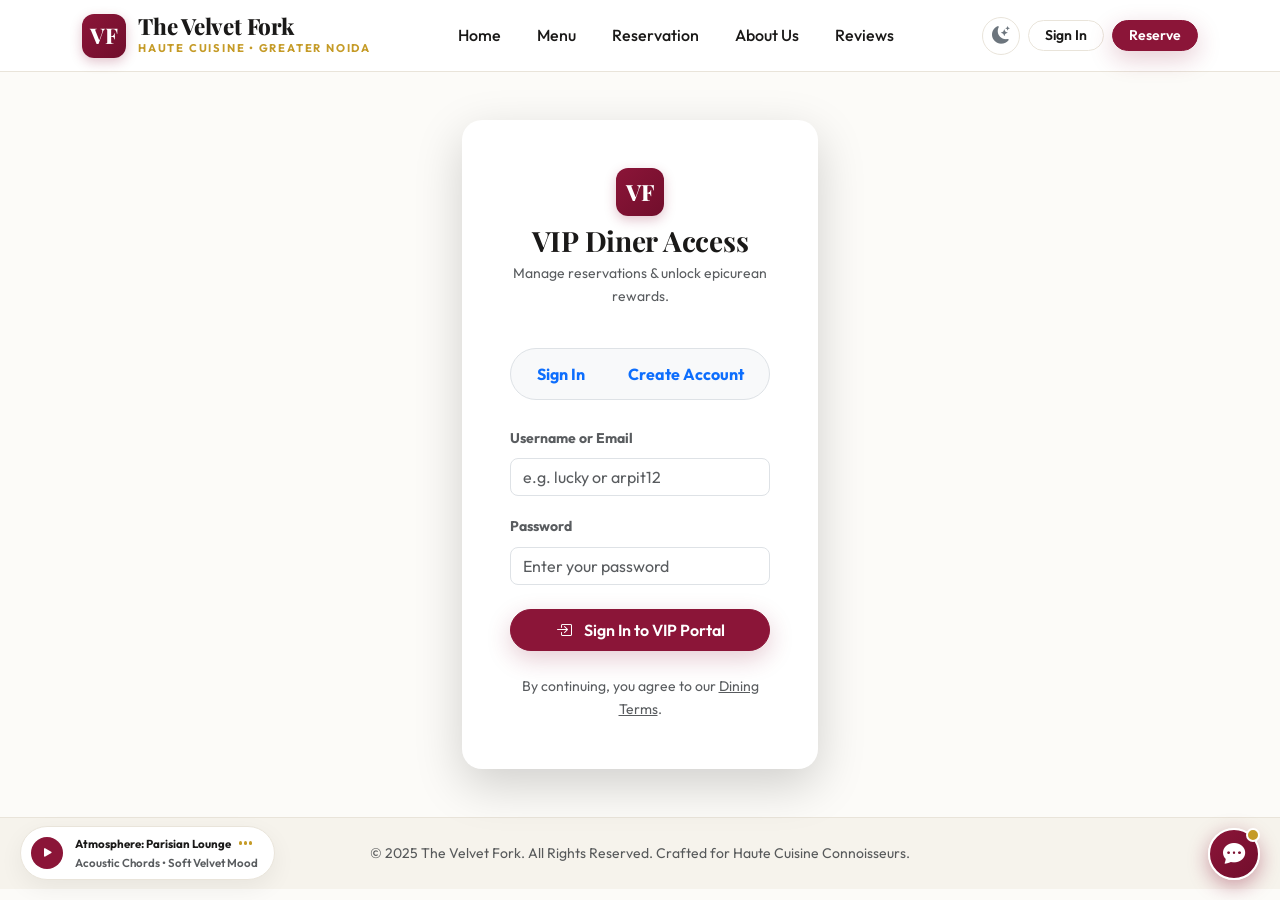
<file: frontend/html/profile.html>
<!DOCTYPE html>
<html lang="en" data-bs-theme="light">
<head>
    <meta charset="UTF-8">
    <meta name="viewport" content="width=device-width, initial-scale=1.0">
    <title>VIP Diner Dashboard & Profile — The Velvet Fork</title>
    <meta name="description" content="View your table reservations, manage bookmarked favorite dishes, and track gourmet loyalty points on your Velvet Fork profile.">
    <!-- Bootstrap 5.3.3 CSS -->
    <link href="https://cdn.jsdelivr.net/npm/bootstrap@5.3.3/dist/css/bootstrap.min.css" rel="stylesheet">
    <!-- Bootstrap Icons -->
    <link rel="stylesheet" href="https://cdn.jsdelivr.net/npm/bootstrap-icons@1.11.3/font/bootstrap-icons.min.css">
    <!-- Custom Theme & Animations -->
    <link rel="stylesheet" href="../css/styles.css">
    <!-- Bootstrap 5 JS Bundle & Main Engine -->
    <script defer src="https://cdn.jsdelivr.net/npm/bootstrap@5.3.3/dist/js/bootstrap.bundle.min.js"></script>
    <script defer src="../js/main.js"></script>
</head>
<body>

    <!-- STICKY NAVBAR -->
    <nav class="navbar navbar-expand-lg sticky-top vf-navbar" aria-label="Main Navigation">
        <div class="container">
            <a class="vf-brand" href="index.html">
                <div class="vf-brand-logo">VF</div>
                <div>
                    <h1 class="vf-brand-title">The Velvet Fork</h1>
                    <span class="vf-brand-sub">Haute Cuisine • Greater Noida</span>
                </div>
            </a>

            <!-- Right Actions for Desktop + Mobile Toggler -->
            <div class="d-flex align-items-center gap-2 order-lg-3">
                <button class="theme-toggle-btn" type="button" aria-label="Toggle Theme">
                    <i class="bi bi-moon-stars-fill text-secondary"></i>
                </button>

                <div class="vf-nav-auth d-flex align-items-center gap-2">
                    <!-- Populated dynamically by main.js -->
                </div>

                <button class="navbar-toggler border-0 p-1 ms-1 d-lg-none" type="button" data-bs-toggle="offcanvas" data-bs-target="#mobileMenuOffcanvas" aria-controls="mobileMenuOffcanvas" aria-label="Toggle navigation">
                    <i class="bi bi-list fs-2"></i>
                </button>
            </div>

            <!-- Desktop Nav Links -->
            <div class="collapse navbar-collapse justify-content-center order-lg-2">
                <ul class="navbar-nav gap-1">
                    <li class="nav-item"><a class="vf-nav-link" href="index.html">Home</a></li>
                    <li class="nav-item"><a class="vf-nav-link" href="menu.html">Menu</a></li>
                    <li class="nav-item"><a class="vf-nav-link" href="reservation.html">Reservation</a></li>
                    <li class="nav-item"><a class="vf-nav-link" href="about.html">About Us</a></li>
                    <li class="nav-item"><a class="vf-nav-link" href="reviews.html">Reviews</a></li>
                </ul>
            </div>
        </div>
    </nav>

    <!-- MOBILE OFFCANVAS DRAWER -->
    <div class="offcanvas offcanvas-end" tabindex="-1" id="mobileMenuOffcanvas" aria-labelledby="mobileMenuOffcanvasLabel">
        <div class="offcanvas-header border-bottom">
            <div class="d-flex align-items-center gap-2">
                <div class="vf-brand-logo" style="width:36px; height:36px; font-size:1.1rem;">VF</div>
                <h5 class="offcanvas-title fw-bold" id="mobileMenuOffcanvasLabel">The Velvet Fork</h5>
            </div>
            <button type="button" class="btn-close" data-bs-dismiss="offcanvas" aria-label="Close"></button>
        </div>
        <div class="offcanvas-body d-flex flex-column justify-content-between p-4">
            <ul class="navbar-nav gap-2 fs-5">
                <li class="nav-item"><a class="vf-nav-link" href="index.html">Home</a></li>
                <li class="nav-item"><a class="vf-nav-link" href="menu.html">Culinary Menu</a></li>
                <li class="nav-item"><a class="vf-nav-link" href="reservation.html">Book a Table</a></li>
                <li class="nav-item"><a class="vf-nav-link" href="about.html">Our Heritage</a></li>
                <li class="nav-item"><a class="vf-nav-link" href="reviews.html">Guest Reviews</a></li>
                <li class="nav-item"><a class="vf-nav-link active" href="profile.html">VIP Profile</a></li>
            </ul>
            <div class="pt-4 border-top d-flex flex-column gap-2">
                <a href="reservation.html" class="btn btn-vf-primary w-100 justify-content-center">Book an Experience</a>
                <a href="login.html" class="btn btn-vf-outline w-100 justify-content-center">Member Sign In</a>
            </div>
        </div>
    </div>

    <main class="py-5">
        <div class="container">
            <div id="profile-dashboard" class="max-w-900 mx-auto">
                <!-- User Hero Card -->
                <div class="vf-card p-4 p-md-5 mb-4 shadow">
                    <div class="d-flex align-items-center gap-4 flex-wrap">
                        <!-- Avatar -->
                        <div class="position-relative" style="width:100px; height:100px;">
                            <img id="profile-avatar-img" src="../pics/profile.jpg" alt="User Profile Portrait" class="rounded-circle w-100 h-100 border border-3 border-danger shadow-sm" style="object-fit:cover;">
                            <label for="avatar-file-input" class="position-absolute bottom-0 start-50 translate-middle-x badge bg-dark text-white rounded-pill px-2 py-1 shadow cursor-pointer small" style="cursor:pointer; font-size:0.75rem;">
                                <i class="bi bi-camera-fill"></i> Edit
                            </label>
                            <input type="file" id="avatar-file-input" accept="image/*" style="display:none;">
                        </div>

                        <!-- User Info -->
                        <div class="flex-grow-1">
                            <div class="d-flex align-items-center gap-2 flex-wrap mb-1">
                                <h3 id="profile-display-name" class="fw-bold mb-0">Gourmet Connoisseur</h3>
                                <span class="badge bg-warning text-dark fw-bold rounded-pill px-3 py-1">
                                    <i class="bi bi-gem me-1"></i> Velvet VIP Member
                                </span>
                            </div>
                            <p id="profile-display-email" class="text-muted small mb-3">member@velvetfork.com</p>

                            <div class="d-flex align-items-center gap-3 flex-wrap">
                                <div class="bg-body-tertiary border rounded-pill px-3 py-1 small fw-semibold">
                                    <i class="bi bi-coin text-warning me-1"></i> Loyalty Balance: 
                                    <span id="profile-points-val" class="text-primary fw-bold">450 pts</span>
                                </div>
                                <a href="reservation.html" class="btn btn-sm btn-vf-primary">
                                    <i class="bi bi-plus-lg me-1"></i> New Table Reservation
                                </a>
                            </div>
                        </div>
                    </div>
                </div>

                <!-- Navigation Tabs -->
                <ul class="nav nav-tabs mb-4 border-bottom" role="tablist">
                    <li class="nav-item" role="presentation">
                        <button class="nav-link active fw-bold py-2 px-3" id="tab-res-link" data-bs-toggle="tab" data-bs-target="#tab-res-pane" type="button" role="tab">
                            <i class="bi bi-calendar-check me-1"></i> My Bookings
                        </button>
                    </li>
                    <li class="nav-item" role="presentation">
                        <button class="nav-link fw-bold py-2 px-3" id="tab-fav-link" data-bs-toggle="tab" data-bs-target="#tab-fav-pane" type="button" role="tab">
                            <i class="bi bi-heart me-1"></i> Favorite Dishes
                        </button>
                    </li>
                    <li class="nav-item" role="presentation">
                        <button class="nav-link fw-bold py-2 px-3" id="tab-set-link" data-bs-toggle="tab" data-bs-target="#tab-set-pane" type="button" role="tab">
                            <i class="bi bi-gear me-1"></i> Account Settings
                        </button>
                    </li>
                </ul>

                <div class="tab-content">
                    <!-- TAB 1: RESERVATIONS -->
                    <div class="tab-pane fade show active" id="tab-res-pane" role="tabpanel">
                        <div id="profile-reservations-list">
                            <!-- Populated dynamically by main.js -->
                        </div>
                    </div>

                    <!-- TAB 2: FAVORITES -->
                    <div class="tab-pane fade" id="tab-fav-pane" role="tabpanel">
                        <div id="profile-favorites-grid" class="row g-3">
                            <!-- Populated dynamically by main.js -->
                        </div>
                    </div>

                    <!-- TAB 3: ACCOUNT SETTINGS -->
                    <div class="tab-pane fade" id="tab-set-pane" role="tabpanel">
                        <div class="vf-card p-4 p-md-5 mx-auto" style="max-width:540px;">
                            <h4 class="fw-bold mb-1 text-center">Account Profile</h4>
                            <p class="text-muted small text-center mb-4">Update your dining contact credentials and password.</p>

                            <form id="account-settings-form">
                                <div class="mb-3">
                                    <label class="form-label small fw-bold text-muted" for="settings-name">Full Name</label>
                                    <input type="text" id="settings-name" class="form-control rounded-3" required autocomplete="name">
                                </div>

                                <div class="mb-3">
                                    <label class="form-label small fw-bold text-muted" for="settings-email">Email Address</label>
                                    <input type="email" id="settings-email" class="form-control rounded-3" required autocomplete="email">
                                </div>

                                <div class="mb-3">
                                    <label class="form-label small fw-bold text-muted" for="settings-phone">Mobile Phone</label>
                                    <input type="tel" id="settings-phone" class="form-control rounded-3" placeholder="+91 ..." autocomplete="tel">
                                </div>

                                <div class="mb-4">
                                    <label class="form-label small fw-bold text-muted" for="settings-password">New Password (Leave blank to keep unchanged)</label>
                                    <input type="password" id="settings-password" class="form-control rounded-3" placeholder="••••••••" autocomplete="new-password">
                                </div>

                                <button type="submit" class="btn btn-vf-primary w-100 justify-content-center py-2">
                                    <i class="bi bi-floppy-fill me-1"></i> Save Profile Details
                                </button>
                            </form>
                        </div>
                    </div>
                </div>
            </div>
        </div>
    </main>

    <!-- FOOTER -->
    <footer class="vf-footer">
        <div class="container">
            <div class="row g-4 mb-5">
                <div class="col-lg-4 col-md-6">
                    <div class="vf-brand mb-3">
                        <div class="vf-brand-logo">VF</div>
                        <div>
                            <h4 class="vf-brand-title">The Velvet Fork</h4>
                            <span class="vf-brand-sub">Haute Cuisine • Greater Noida</span>
                        </div>
                    </div>
                    <p class="text-muted small mb-4">
                        An exquisite sanctuary dedicated to gastronomic passion, heritage Indian recipes, 
                        and artisanal global flavors presented in timeless luxury.
                    </p>
                    <div class="d-flex gap-2">
                        <a href="https://facebook.com" class="vf-social-btn" target="_blank" aria-label="Facebook"><i class="bi bi-facebook"></i></a>
                        <a href="https://instagram.com" class="vf-social-btn" target="_blank" aria-label="Instagram"><i class="bi bi-instagram"></i></a>
                        <a href="https://x.com" class="vf-social-btn" target="_blank" aria-label="Twitter"><i class="bi bi-twitter-x"></i></a>
                        <a href="https://linkedin.com" class="vf-social-btn" target="_blank" aria-label="LinkedIn"><i class="bi bi-linkedin"></i></a>
                    </div>
                </div>

                <div class="col-lg-2 col-md-6 col-6">
                    <h6 class="fw-bold mb-3">Curated Links</h6>
                    <ul class="list-unstyled d-flex flex-column gap-2 small">
                        <li><a href="index.html" class="vf-footer-link">Home Sanctuary</a></li>
                        <li><a href="menu.html" class="vf-footer-link">Culinary Menu</a></li>
                        <li><a href="reservation.html" class="vf-footer-link">Table Reservations</a></li>
                        <li><a href="about.html" class="vf-footer-link">Our Heritage</a></li>
                        <li><a href="reviews.html" class="vf-footer-link">Guest Testimonials</a></li>
                    </ul>
                </div>

                <div class="col-lg-3 col-md-6 col-6">
                    <h6 class="fw-bold mb-3">Concierge</h6>
                    <ul class="list-unstyled d-flex flex-column gap-2 small text-muted">
                        <li><i class="bi bi-geo-alt me-2 text-danger"></i> Alpha 2, Greater Noida</li>
                        <li><i class="bi bi-telephone me-2 text-danger"></i> +91 8709547016</li>
                        <li><i class="bi bi-envelope me-2 text-danger"></i> velvetfork@gmail.com</li>
                        <li><i class="bi bi-clock me-2 text-danger"></i> Mon–Sun: 11:00 AM – 11:30 PM</li>
                    </ul>
                </div>

                <div class="col-lg-3 col-md-6">
                    <h6 class="fw-bold mb-3">VIP Gastronomy Circle</h6>
                    <p class="text-muted small mb-3">
                        Receive private tasting invitations, seasonal menu updates, and cellar releases.
                    </p>
                    <form class="newsletter-form d-flex gap-2">
                        <input type="email" class="form-control form-control-sm rounded-pill" placeholder="Enter your email" required>
                        <button type="submit" class="btn btn-sm btn-vf-primary px-3 rounded-pill" aria-label="Subscribe">
                            <i class="bi bi-arrow-right"></i>
                        </button>
                    </form>
                </div>
            </div>

            <div class="pt-4 border-top d-flex justify-content-between align-items-center flex-wrap gap-2 small text-muted">
                <div>&copy; 2025 The Velvet Fork. All Rights Reserved.</div>
                <div>Designed with <span class="text-danger">♥</span> by The Velvet Fork Culinary & Design Group</div>
            </div>
        </div>
    </footer>

    <!-- AMBIENT LOUNGE ATMOSPHERE PLAYER (GLOBAL) -->
    <div class="vf-audio-player-bar" id="vf-global-audio-player">
        <button class="vf-audio-play-btn" id="vf-audio-toggle" aria-label="Toggle Lounge Atmosphere">
            <i class="bi bi-play-fill" id="vf-audio-icon"></i>
        </button>
        <div>
            <div class="d-flex align-items-center gap-2">
                <span class="small fw-bold">Atmosphere: Parisian Lounge</span>
                <div class="vf-audio-wave" id="vf-audio-wave">
                    <span class="vf-audio-bar"></span>
                    <span class="vf-audio-bar"></span>
                    <span class="vf-audio-bar"></span>
                </div>
            </div>
            <small class="text-muted d-block" style="font-size:0.72rem;">Acoustic Chords • Soft Velvet Mood</small>
        </div>
    </div>

    <!-- SIMULATED LUXURY AI CONCIERGE CHAT WIDGET (GLOBAL) -->
    <button class="vf-ai-concierge-btn" id="vf-concierge-toggle" aria-label="Open Velvet Concierge">
        <i class="bi bi-chat-dots-fill"></i>
        <span class="vf-ai-badge-pulse"></span>
    </button>

    <div class="vf-concierge-window" id="vf-concierge-window">
        <div class="vf-concierge-header">
            <div class="d-flex align-items-center gap-2">
                <div class="rounded-circle bg-white text-danger d-flex align-items-center justify-content-center fw-bold" style="width:30px; height:30px; font-size:0.85rem;">VF</div>
                <div>
                    <h6 class="mb-0 fw-bold text-white">Velvet AI Concierge</h6>
                    <small class="text-white-50" style="font-size:0.7rem;"><i class="bi bi-circle-fill text-success" style="font-size:0.5rem;"></i> Active • Fine Dining Butler</small>
                </div>
            </div>
            <button class="btn btn-sm text-white p-0" id="vf-concierge-close" aria-label="Close Concierge"><i class="bi bi-x-lg"></i></button>
        </div>
        <div class="vf-chat-messages" id="vf-chat-messages">
            <div class="vf-msg-bubble vf-msg-bot">
                Good evening, Connoisseur. I am your Velvet Fork concierge. How may I assist your dining plans today?
            </div>
            <div class="d-flex flex-wrap gap-1 mt-1">
                <button class="vf-prompt-chip" data-prompt="wine">🍷 Best wine pairings?</button>
                <button class="vf-prompt-chip" data-prompt="veg">🥗 Vegetarian signatures?</button>
                <button class="vf-prompt-chip" data-prompt="hours">🕒 Timings & Valet?</button>
                <button class="vf-prompt-chip" data-prompt="reserve">📅 Book a table</button>
            </div>
        </div>
        <form class="p-2 bg-surface border-top d-flex gap-2" id="vf-concierge-form">
            <input type="text" id="vf-concierge-input" class="form-control form-control-sm rounded-pill" placeholder="Ask about menu, pairings, bookings..." required>
            <button type="submit" class="btn btn-sm btn-vf-primary rounded-circle" style="width:32px; height:32px; padding:0; display:flex; align-items:center; justify-content:center;">
                <i class="bi bi-arrow-up"></i>
            </button>
        </form>
    </div>

</body>
</html>
</file>
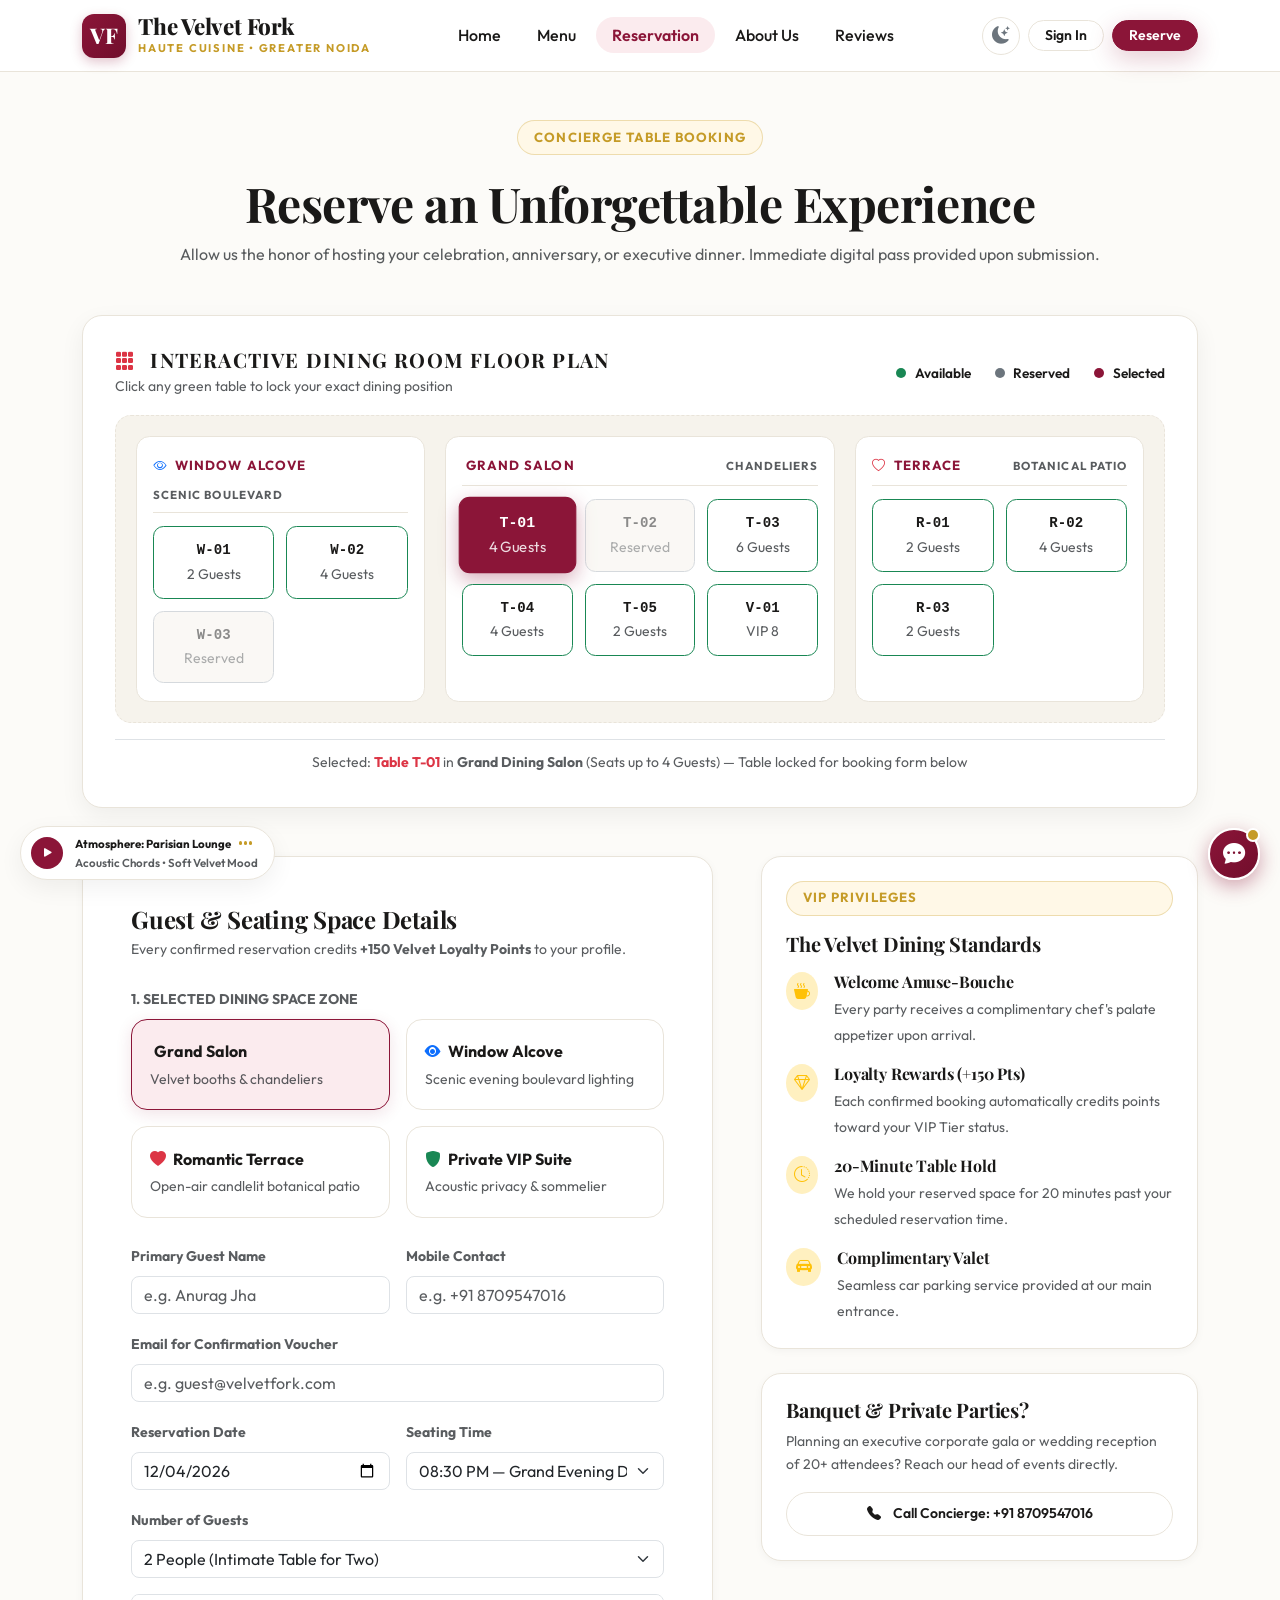
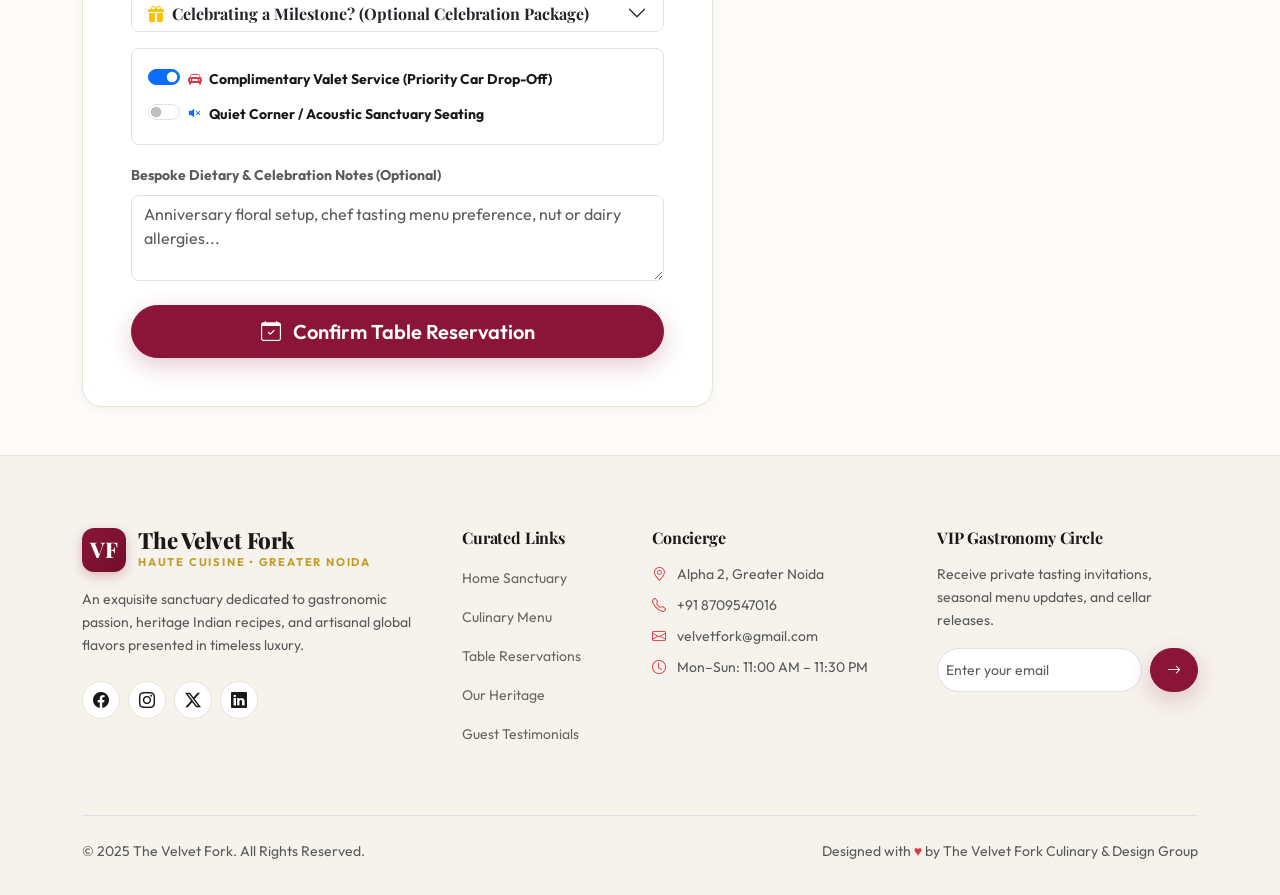
<file: frontend/html/reservation.html>
<!DOCTYPE html>
<html lang="en" data-bs-theme="light">
<head>
    <meta charset="UTF-8">
    <meta name="viewport" content="width=device-width, initial-scale=1.0">
    <title>Reserve a Table — The Velvet Fork</title>
    <meta name="description" content="Secure your private table or banquet booth at The Velvet Fork. Choose between our Grand Salon, Window Alcove, or Romantic Garden Terrace.">
    <!-- Bootstrap 5.3.3 CSS -->
    <link href="https://cdn.jsdelivr.net/npm/bootstrap@5.3.3/dist/css/bootstrap.min.css" rel="stylesheet">
    <!-- Bootstrap Icons -->
    <link rel="stylesheet" href="https://cdn.jsdelivr.net/npm/bootstrap-icons@1.11.3/font/bootstrap-icons.min.css">
    <!-- Custom Theme & Animations -->
    <link rel="stylesheet" href="../css/styles.css">
    <!-- Bootstrap 5 JS Bundle & Main Engine -->
    <script defer src="https://cdn.jsdelivr.net/npm/bootstrap@5.3.3/dist/js/bootstrap.bundle.min.js"></script>
    <script defer src="../js/main.js"></script>
</head>
<body>

    <!-- STICKY NAVBAR -->
    <nav class="navbar navbar-expand-lg sticky-top vf-navbar" aria-label="Main Navigation">
        <div class="container">
            <a class="vf-brand" href="index.html">
                <div class="vf-brand-logo">VF</div>
                <div>
                    <h1 class="vf-brand-title">The Velvet Fork</h1>
                    <span class="vf-brand-sub">Haute Cuisine • Greater Noida</span>
                </div>
            </a>

            <!-- Right Actions for Desktop + Mobile Toggler -->
            <div class="d-flex align-items-center gap-2 order-lg-3">
                <button class="theme-toggle-btn" type="button" aria-label="Toggle Theme">
                    <i class="bi bi-moon-stars-fill text-secondary"></i>
                </button>

                <div class="vf-nav-auth d-flex align-items-center gap-2">
                    <a href="login.html" class="btn btn-sm btn-vf-outline py-1 px-3">Sign In</a>
                    <a href="reservation.html" class="btn btn-sm btn-vf-primary py-1 px-3 d-none d-sm-inline-flex">Reserve</a>
                </div>

                <button class="navbar-toggler border-0 p-1 ms-1 d-lg-none" type="button" data-bs-toggle="offcanvas" data-bs-target="#mobileMenuOffcanvas" aria-controls="mobileMenuOffcanvas" aria-label="Toggle navigation">
                    <i class="bi bi-list fs-2"></i>
                </button>
            </div>

            <!-- Desktop Nav Links -->
            <div class="collapse navbar-collapse justify-content-center order-lg-2">
                <ul class="navbar-nav gap-1">
                    <li class="nav-item"><a class="vf-nav-link" href="index.html">Home</a></li>
                    <li class="nav-item"><a class="vf-nav-link" href="menu.html">Menu</a></li>
                    <li class="nav-item"><a class="vf-nav-link active" href="reservation.html">Reservation</a></li>
                    <li class="nav-item"><a class="vf-nav-link" href="about.html">About Us</a></li>
                    <li class="nav-item"><a class="vf-nav-link" href="reviews.html">Reviews</a></li>
                </ul>
            </div>
        </div>
    </nav>

    <!-- MOBILE OFFCANVAS DRAWER -->
    <div class="offcanvas offcanvas-end" tabindex="-1" id="mobileMenuOffcanvas" aria-labelledby="mobileMenuOffcanvasLabel">
        <div class="offcanvas-header border-bottom">
            <div class="d-flex align-items-center gap-2">
                <div class="vf-brand-logo" style="width:36px; height:36px; font-size:1.1rem;">VF</div>
                <h5 class="offcanvas-title fw-bold" id="mobileMenuOffcanvasLabel">The Velvet Fork</h5>
            </div>
            <button type="button" class="btn-close" data-bs-dismiss="offcanvas" aria-label="Close"></button>
        </div>
        <div class="offcanvas-body d-flex flex-column justify-content-between p-4">
            <ul class="navbar-nav gap-2 fs-5">
                <li class="nav-item"><a class="vf-nav-link" href="index.html">Home</a></li>
                <li class="nav-item"><a class="vf-nav-link" href="menu.html">Culinary Menu</a></li>
                <li class="nav-item"><a class="vf-nav-link active" href="reservation.html">Book a Table</a></li>
                <li class="nav-item"><a class="vf-nav-link" href="about.html">Our Heritage</a></li>
                <li class="nav-item"><a class="vf-nav-link" href="reviews.html">Guest Reviews</a></li>
                <li class="nav-item"><a class="vf-nav-link" href="profile.html">VIP Profile</a></li>
            </ul>
            <div class="pt-4 border-top d-flex flex-column gap-2">
                <a href="reservation.html" class="btn btn-vf-primary w-100 justify-content-center">Book an Experience</a>
                <a href="login.html" class="btn btn-vf-outline w-100 justify-content-center">Member Sign In</a>
            </div>
        </div>
    </div>

    <main class="py-5">
        <div class="container">
            <div class="text-center max-w-700 mx-auto mb-5">
                <span class="vf-badge-pill">Concierge Table Booking</span>
                <h1 class="display-5 fw-bold mb-2">Reserve an Unforgettable Experience</h1>
                <p class="text-muted">Allow us the honor of hosting your celebration, anniversary, or executive dinner. Immediate digital pass provided upon submission.</p>
            </div>

            <!-- FULL-WIDTH INTERACTIVE RESTAURANT FLOOR PLAN -->
            <div class="vf-floorplan-wrapper mb-5">
                <div class="d-flex justify-content-between align-items-center flex-wrap gap-3 mb-3">
                    <div>
                        <h5 class="fw-bold mb-0 text-uppercase" style="letter-spacing:0.06em;">
                            <i class="bi bi-grid-3x3-gap-fill text-danger me-2"></i> Interactive Dining Room Floor Plan
                        </h5>
                        <small class="text-muted">Click any green table to lock your exact dining position</small>
                    </div>
                    <div class="vf-floorplan-legend mb-0">
                        <span><span class="vf-legend-dot bg-success"></span> Available</span>
                        <span><span class="vf-legend-dot bg-secondary"></span> Reserved</span>
                        <span><span class="vf-legend-dot" style="background-color:var(--vf-primary);"></span> Selected</span>
                    </div>
                </div>

                <div class="vf-floorplan-grid">
                    <!-- Zone: Window Boulevard Alcove -->
                    <div class="vf-zone-container">
                        <div class="vf-zone-header">
                            <span><i class="bi bi-eye text-primary me-1"></i> Window Alcove</span>
                            <small class="text-muted">Scenic Boulevard</small>
                        </div>
                        <div class="vf-tables-layout">
                            <div class="vf-table-node" data-table="W-01" data-zone="Window Alcove" data-seats="2" title="Table W-01: Boulevard view (2 Guests)">
                                <span class="vf-table-code">W-01</span>
                                <small class="text-muted d-block">2 Guests</small>
                            </div>
                            <div class="vf-table-node" data-table="W-02" data-zone="Window Alcove" data-seats="4" title="Table W-02: Window booth (4 Guests)">
                                <span class="vf-table-code">W-02</span>
                                <small class="text-muted d-block">4 Guests</small>
                            </div>
                            <div class="vf-table-node reserved" data-table="W-03" data-zone="Window Alcove" data-seats="2" title="Table W-03: Reserved">
                                <span class="vf-table-code">W-03</span>
                                <small class="text-muted d-block">Reserved</small>
                            </div>
                        </div>
                    </div>

                    <!-- Zone: Grand Dining Salon -->
                    <div class="vf-zone-container">
                        <div class="vf-zone-header">
                            <span><i class="bi bi-crown text-warning me-1"></i> Grand Salon</span>
                            <small class="text-muted">Chandeliers</small>
                        </div>
                        <div class="vf-tables-layout" style="grid-template-columns: repeat(3, 1fr);">
                            <div class="vf-table-node selected" data-table="T-01" data-zone="Grand Dining Salon" data-seats="4" title="Table T-01: Chandelier center (4 Guests)">
                                <span class="vf-table-code">T-01</span>
                                <small class="text-muted d-block">4 Guests</small>
                            </div>
                            <div class="vf-table-node reserved" data-table="T-02" data-zone="Grand Dining Salon" data-seats="2" title="Table T-02: Reserved">
                                <span class="vf-table-code">T-02</span>
                                <small class="text-muted d-block">Reserved</small>
                            </div>
                            <div class="vf-table-node" data-table="T-03" data-zone="Grand Dining Salon" data-seats="6" title="Table T-03: Family Banquet (6 Guests)">
                                <span class="vf-table-code">T-03</span>
                                <small class="text-muted d-block">6 Guests</small>
                            </div>
                            <div class="vf-table-node" data-table="T-04" data-zone="Grand Dining Salon" data-seats="4" title="Table T-04: Velvet Booth (4 Guests)">
                                <span class="vf-table-code">T-04</span>
                                <small class="text-muted d-block">4 Guests</small>
                            </div>
                            <div class="vf-table-node" data-table="T-05" data-zone="Grand Dining Salon" data-seats="2" title="Table T-05: Intimate Table (2 Guests)">
                                <span class="vf-table-code">T-05</span>
                                <small class="text-muted d-block">2 Guests</small>
                            </div>
                            <div class="vf-table-node" data-table="V-01" data-zone="Private VIP Suite" data-seats="8" title="Suite V-01: VIP Executive (8 Guests)">
                                <span class="vf-table-code">V-01</span>
                                <small class="text-muted d-block">VIP 8</small>
                            </div>
                        </div>
                    </div>

                    <!-- Zone: Romantic Botanical Terrace -->
                    <div class="vf-zone-container">
                        <div class="vf-zone-header">
                            <span><i class="bi bi-heart text-danger me-1"></i> Terrace</span>
                            <small class="text-muted">Botanical Patio</small>
                        </div>
                        <div class="vf-tables-layout">
                            <div class="vf-table-node" data-table="R-01" data-zone="Romantic Terrace" data-seats="2" title="Table R-01: Jasmine Trellis (2 Guests)">
                                <span class="vf-table-code">R-01</span>
                                <small class="text-muted d-block">2 Guests</small>
                            </div>
                            <div class="vf-table-node" data-table="R-02" data-zone="Romantic Terrace" data-seats="4" title="Table R-02: Garden Cabana (4 Guests)">
                                <span class="vf-table-code">R-02</span>
                                <small class="text-muted d-block">4 Guests</small>
                            </div>
                            <div class="vf-table-node" data-table="R-03" data-zone="Romantic Terrace" data-seats="2" title="Table R-03: Candlelit Patio (2 Guests)">
                                <span class="vf-table-code">R-03</span>
                                <small class="text-muted d-block">2 Guests</small>
                            </div>
                        </div>
                    </div>
                </div>
                <div class="text-center mt-3 pt-2 border-top">
                    <small class="text-muted" id="vf-selected-table-info">Selected: <b class="text-danger">Table T-01</b> in <b>Grand Dining Salon</b> (Seats up to 4 Guests) — Table locked for booking form below</small>
                </div>
            </div>

            <div class="row g-5">
                <!-- Main Form Column -->
                <div class="col-lg-7">
                    <div class="vf-card p-4 p-md-5">
                        <h4 class="fw-bold mb-1">Guest & Seating Space Details</h4>
                        <p class="text-muted small mb-4">Every confirmed reservation credits <b>+150 Velvet Loyalty Points</b> to your profile.</p>

                        <form id="reservation-form">
                            <!-- Hidden Table Code Input -->
                            <input type="hidden" id="res-table-code" value="T-01">

                            <!-- Seating Zones -->
                            <div class="mb-4">
                                <label class="form-label small fw-bold text-uppercase text-muted">1. Selected Dining Space Zone</label>
                                <div class="row g-3">
                                    <div class="col-sm-6">
                                        <div class="vf-zone-tile active" data-zone="Grand Dining Salon">
                                            <div class="fw-bold"><i class="bi bi-crown-fill text-warning me-1"></i> Grand Salon</div>
                                            <small class="text-muted">Velvet booths & chandeliers</small>
                                        </div>
                                    </div>
                                    <div class="col-sm-6">
                                        <div class="vf-zone-tile" data-zone="Window Alcove">
                                            <div class="fw-bold"><i class="bi bi-eye-fill text-primary me-1"></i> Window Alcove</div>
                                            <small class="text-muted">Scenic evening boulevard lighting</small>
                                        </div>
                                    </div>
                                    <div class="col-sm-6">
                                        <div class="vf-zone-tile" data-zone="Romantic Terrace">
                                            <div class="fw-bold"><i class="bi bi-heart-fill text-danger me-1"></i> Romantic Terrace</div>
                                            <small class="text-muted">Open-air candlelit botanical patio</small>
                                        </div>
                                    </div>
                                    <div class="col-sm-6">
                                        <div class="vf-zone-tile" data-zone="Private VIP Suite">
                                            <div class="fw-bold"><i class="bi bi-shield-fill text-success me-1"></i> Private VIP Suite</div>
                                            <small class="text-muted">Acoustic privacy & sommelier</small>
                                        </div>
                                    </div>
                                </div>
                            </div>

                            <!-- Guest Personal Info -->
                            <div class="row g-3 mb-3">
                                <div class="col-sm-6">
                                    <label class="form-label small fw-bold text-muted" for="res-name">Primary Guest Name</label>
                                    <input type="text" id="res-name" class="form-control rounded-3" placeholder="e.g. Anurag Jha" required autocomplete="name">
                                </div>
                                <div class="col-sm-6">
                                    <label class="form-label small fw-bold text-muted" for="res-phone">Mobile Contact</label>
                                    <input type="tel" id="res-phone" class="form-control rounded-3" placeholder="e.g. +91 8709547016" required autocomplete="tel">
                                </div>
                            </div>

                            <div class="mb-3">
                                <label class="form-label small fw-bold text-muted" for="res-email">Email for Confirmation Voucher</label>
                                <input type="email" id="res-email" class="form-control rounded-3" placeholder="e.g. guest@velvetfork.com" required autocomplete="email">
                            </div>

                            <!-- Date, Time, and Guests -->
                            <div class="row g-3 mb-3">
                                <div class="col-sm-6">
                                    <label class="form-label small fw-bold text-muted" for="res-date">Reservation Date</label>
                                    <input type="date" id="res-date" class="form-control rounded-3" required>
                                </div>
                                <div class="col-sm-6">
                                    <label class="form-label small fw-bold text-muted" for="res-time">Seating Time</label>
                                    <select id="res-time" class="form-select rounded-3" required>
                                        <option value="12:00">12:00 PM — Lunch Seating</option>
                                        <option value="13:30">01:30 PM — Afternoon Repast</option>
                                        <option value="18:30">06:30 PM — Early Twilight Dinner</option>
                                        <option value="19:30">07:30 PM — Prime Evening Seating</option>
                                        <option value="20:30" selected>08:30 PM — Grand Evening Dinner</option>
                                        <option value="21:30">09:30 PM — Late Night Repast</option>
                                    </select>
                                </div>
                            </div>

                            <div class="mb-3">
                                <label class="form-label small fw-bold text-muted" for="res-people">Number of Guests</label>
                                <select id="res-people" class="form-select rounded-3" required>
                                    <option value="1">1 Person (Solo Gourmet Experience)</option>
                                    <option value="2" selected>2 People (Intimate Table for Two)</option>
                                    <option value="3">3 People (Family / Small Party)</option>
                                    <option value="4">4 People (Classic Dining Table)</option>
                                    <option value="6">6 People (Executive Banquet)</option>
                                    <option value="8+">8+ People (Grand Celebration Suite)</option>
                                </select>
                            </div>

                            <!-- CELEBRATION & BESPOKE MILESTONES (ACCORDION) -->
                            <div class="accordion mb-3" id="celebrationAccordion">
                                <div class="accordion-item border rounded-3 overflow-hidden">
                                    <h2 class="accordion-header">
                                        <button class="accordion-button collapsed py-2 px-3 fw-bold small" type="button" data-bs-toggle="collapse" data-bs-target="#celebrationCollapse" aria-expanded="false" aria-controls="celebrationCollapse">
                                            <i class="bi bi-gift-fill text-warning me-2"></i> Celebrating a Milestone? (Optional Celebration Package)
                                        </button>
                                    </h2>
                                    <div id="celebrationCollapse" class="accordion-collapse collapse" data-bs-parent="#celebrationAccordion">
                                        <div class="accordion-body p-3 bg-subtle">
                                            <div class="row g-2 mb-2">
                                                <div class="col-sm-6">
                                                    <label class="form-label small text-muted">Celebration Milestone</label>
                                                    <select id="res-celebration-type" class="form-select form-select-sm rounded-2">
                                                        <option value="None">Just Dining Out</option>
                                                        <option value="Anniversary">Wedding / Romantic Anniversary</option>
                                                        <option value="Birthday">Birthday Milestone</option>
                                                        <option value="Corporate">Corporate Achievement / Gala</option>
                                                    </select>
                                                </div>
                                                <div class="col-sm-6">
                                                    <label class="form-label small text-muted">Artisanal Celebration Cake</label>
                                                    <select id="res-celebration-cake" class="form-select form-select-sm rounded-2">
                                                        <option value="None">No Cake Required</option>
                                                        <option value="Belgian Dark Truffle">Belgian Dark Truffle (₹450)</option>
                                                        <option value="Saffron Almond Mousse">Royal Saffron Almond Mousse (₹500)</option>
                                                        <option value="Red Velvet Glaze">Red Velvet Passionfruit (₹480)</option>
                                                    </select>
                                                </div>
                                            </div>
                                            <div class="mb-2">
                                                <label class="form-label small text-muted">Chocolate Calligraphy Platter Message</label>
                                                <input type="text" id="res-platter-msg" class="form-control form-control-sm rounded-2" placeholder="e.g. Happy 5th Anniversary Priya & Arjun">
                                            </div>
                                        </div>
                                    </div>
                                </div>
                            </div>

                            <!-- VALET & SPECIAL AMENITIES -->
                            <div class="p-3 border rounded-3 mb-3 bg-subtle">
                                <div class="form-check form-switch mb-2">
                                    <input class="form-check-input" type="checkbox" id="res-valet-switch" checked>
                                    <label class="form-check-label small fw-bold" for="res-valet-switch">
                                        <i class="bi bi-car-front-fill text-danger me-1"></i> Complimentary Valet Service (Priority Car Drop-Off)
                                    </label>
                                </div>
                                <div class="form-check form-switch">
                                    <input class="form-check-input" type="checkbox" id="res-quiet-switch">
                                    <label class="form-check-label small fw-bold" for="res-quiet-switch">
                                        <i class="bi bi-volume-mute-fill text-primary me-1"></i> Quiet Corner / Acoustic Sanctuary Seating
                                    </label>
                                </div>
                            </div>

                            <!-- Special Requests -->
                            <div class="mb-4">
                                <label class="form-label small fw-bold text-muted" for="res-requests">Bespoke Dietary & Celebration Notes (Optional)</label>
                                <textarea id="res-requests" class="form-control rounded-3" rows="3" placeholder="Anniversary floral setup, chef tasting menu preference, nut or dairy allergies..."></textarea>
                            </div>

                            <button type="submit" class="btn btn-vf-primary btn-lg w-100 justify-content-center">
                                <i class="bi bi-calendar-check me-1"></i> Confirm Table Reservation
                            </button>
                        </form>
                    </div>
                </div>

                <!-- Sidebar Column -->
                <div class="col-lg-5">
                    <div class="d-flex flex-column gap-4">
                        <!-- Perks Card -->
                        <div class="vf-card p-4">
                            <span class="vf-badge-pill mb-3">VIP Privileges</span>
                            <h5 class="fw-bold mb-3">The Velvet Dining Standards</h5>

                            <div class="d-flex align-items-start gap-3 mb-3">
                                <div class="rounded-circle bg-warning bg-opacity-25 text-warning p-2 d-flex align-items-center justify-content-center" style="width:38px; height:38px;">
                                    <i class="bi bi-cup-hot-fill"></i>
                                </div>
                                <div>
                                    <h6 class="fw-bold mb-1">Welcome Amuse-Bouche</h6>
                                    <small class="text-muted">Every party receives a complimentary chef's palate appetizer upon arrival.</small>
                                </div>
                            </div>

                            <div class="d-flex align-items-start gap-3 mb-3">
                                <div class="rounded-circle bg-warning bg-opacity-25 text-warning p-2 d-flex align-items-center justify-content-center" style="width:38px; height:38px;">
                                    <i class="bi bi-gem"></i>
                                </div>
                                <div>
                                    <h6 class="fw-bold mb-1">Loyalty Rewards (+150 Pts)</h6>
                                    <small class="text-muted">Each confirmed booking automatically credits points toward your VIP Tier status.</small>
                                </div>
                            </div>

                            <div class="d-flex align-items-start gap-3 mb-3">
                                <div class="rounded-circle bg-warning bg-opacity-25 text-warning p-2 d-flex align-items-center justify-content-center" style="width:38px; height:38px;">
                                    <i class="bi bi-clock-history"></i>
                                </div>
                                <div>
                                    <h6 class="fw-bold mb-1">20-Minute Table Hold</h6>
                                    <small class="text-muted">We hold your reserved space for 20 minutes past your scheduled reservation time.</small>
                                </div>
                            </div>

                            <div class="d-flex align-items-start gap-3">
                                <div class="rounded-circle bg-warning bg-opacity-25 text-warning p-2 d-flex align-items-center justify-content-center" style="width:38px; height:38px;">
                                    <i class="bi bi-car-front-fill"></i>
                                </div>
                                <div>
                                    <h6 class="fw-bold mb-1">Complimentary Valet</h6>
                                    <small class="text-muted">Seamless car parking service provided at our main entrance.</small>
                                </div>
                            </div>
                        </div>

                        <!-- Private Event Inquiry Card -->
                        <div class="vf-card p-4">
                            <h5 class="fw-bold mb-2">Banquet & Private Parties?</h5>
                            <p class="text-muted small mb-3">Planning an executive corporate gala or wedding reception of 20+ attendees? Reach our head of events directly.</p>
                            <a href="tel:+918709547016" class="btn btn-sm btn-vf-outline w-100 justify-content-center">
                                <i class="bi bi-telephone-fill me-1"></i> Call Concierge: +91 8709547016
                            </a>
                        </div>
                    </div>
                </div>
            </div>
        </div>
    </main>

    <!-- FOOTER -->
    <footer class="vf-footer">
        <div class="container">
            <div class="row g-4 mb-5">
                <div class="col-lg-4 col-md-6">
                    <div class="vf-brand mb-3">
                        <div class="vf-brand-logo">VF</div>
                        <div>
                            <h4 class="vf-brand-title">The Velvet Fork</h4>
                            <span class="vf-brand-sub">Haute Cuisine • Greater Noida</span>
                        </div>
                    </div>
                    <p class="text-muted small mb-4">
                        An exquisite sanctuary dedicated to gastronomic passion, heritage Indian recipes, 
                        and artisanal global flavors presented in timeless luxury.
                    </p>
                    <div class="d-flex gap-2">
                        <a href="https://facebook.com" class="vf-social-btn" target="_blank" aria-label="Facebook"><i class="bi bi-facebook"></i></a>
                        <a href="https://instagram.com" class="vf-social-btn" target="_blank" aria-label="Instagram"><i class="bi bi-instagram"></i></a>
                        <a href="https://x.com" class="vf-social-btn" target="_blank" aria-label="Twitter"><i class="bi bi-twitter-x"></i></a>
                        <a href="https://linkedin.com" class="vf-social-btn" target="_blank" aria-label="LinkedIn"><i class="bi bi-linkedin"></i></a>
                    </div>
                </div>

                <div class="col-lg-2 col-md-6 col-6">
                    <h6 class="fw-bold mb-3">Curated Links</h6>
                    <ul class="list-unstyled d-flex flex-column gap-2 small">
                        <li><a href="index.html" class="vf-footer-link">Home Sanctuary</a></li>
                        <li><a href="menu.html" class="vf-footer-link">Culinary Menu</a></li>
                        <li><a href="reservation.html" class="vf-footer-link">Table Reservations</a></li>
                        <li><a href="about.html" class="vf-footer-link">Our Heritage</a></li>
                        <li><a href="reviews.html" class="vf-footer-link">Guest Testimonials</a></li>
                    </ul>
                </div>

                <div class="col-lg-3 col-md-6 col-6">
                    <h6 class="fw-bold mb-3">Concierge</h6>
                    <ul class="list-unstyled d-flex flex-column gap-2 small text-muted">
                        <li><i class="bi bi-geo-alt me-2 text-danger"></i> Alpha 2, Greater Noida</li>
                        <li><i class="bi bi-telephone me-2 text-danger"></i> +91 8709547016</li>
                        <li><i class="bi bi-envelope me-2 text-danger"></i> velvetfork@gmail.com</li>
                        <li><i class="bi bi-clock me-2 text-danger"></i> Mon–Sun: 11:00 AM – 11:30 PM</li>
                    </ul>
                </div>

                <div class="col-lg-3 col-md-6">
                    <h6 class="fw-bold mb-3">VIP Gastronomy Circle</h6>
                    <p class="text-muted small mb-3">
                        Receive private tasting invitations, seasonal menu updates, and cellar releases.
                    </p>
                    <form class="newsletter-form d-flex gap-2">
                        <input type="email" class="form-control form-control-sm rounded-pill" placeholder="Enter your email" required>
                        <button type="submit" class="btn btn-sm btn-vf-primary px-3 rounded-pill" aria-label="Subscribe">
                            <i class="bi bi-arrow-right"></i>
                        </button>
                    </form>
                </div>
            </div>

            <div class="pt-4 border-top d-flex justify-content-between align-items-center flex-wrap gap-2 small text-muted">
                <div>&copy; 2025 The Velvet Fork. All Rights Reserved.</div>
                <div>Designed with <span class="text-danger">♥</span> by The Velvet Fork Culinary & Design Group</div>
            </div>
        </div>
    </footer>

    <!-- AMBIENT LOUNGE ATMOSPHERE PLAYER (GLOBAL) -->
    <div class="vf-audio-player-bar" id="vf-global-audio-player">
        <button class="vf-audio-play-btn" id="vf-audio-toggle" aria-label="Toggle Lounge Atmosphere">
            <i class="bi bi-play-fill" id="vf-audio-icon"></i>
        </button>
        <div>
            <div class="d-flex align-items-center gap-2">
                <span class="small fw-bold">Atmosphere: Parisian Lounge</span>
                <div class="vf-audio-wave" id="vf-audio-wave">
                    <span class="vf-audio-bar"></span>
                    <span class="vf-audio-bar"></span>
                    <span class="vf-audio-bar"></span>
                </div>
            </div>
            <small class="text-muted d-block" style="font-size:0.72rem;">Acoustic Chords • Soft Velvet Mood</small>
        </div>
    </div>

    <!-- SIMULATED LUXURY AI CONCIERGE CHAT WIDGET (GLOBAL) -->
    <button class="vf-ai-concierge-btn" id="vf-concierge-toggle" aria-label="Open Velvet Concierge">
        <i class="bi bi-chat-dots-fill"></i>
        <span class="vf-ai-badge-pulse"></span>
    </button>

    <div class="vf-concierge-window" id="vf-concierge-window">
        <div class="vf-concierge-header">
            <div class="d-flex align-items-center gap-2">
                <div class="rounded-circle bg-white text-danger d-flex align-items-center justify-content-center fw-bold" style="width:30px; height:30px; font-size:0.85rem;">VF</div>
                <div>
                    <h6 class="mb-0 fw-bold text-white">Velvet AI Concierge</h6>
                    <small class="text-white-50" style="font-size:0.7rem;"><i class="bi bi-circle-fill text-success" style="font-size:0.5rem;"></i> Active • Fine Dining Butler</small>
                </div>
            </div>
            <button class="btn btn-sm text-white p-0" id="vf-concierge-close" aria-label="Close Concierge"><i class="bi bi-x-lg"></i></button>
        </div>
        <div class="vf-chat-messages" id="vf-chat-messages">
            <div class="vf-msg-bubble vf-msg-bot">
                Good evening, Connoisseur. I am your Velvet Fork concierge. How may I assist your dining plans today?
            </div>
            <div class="d-flex flex-wrap gap-1 mt-1">
                <button class="vf-prompt-chip" data-prompt="wine">🍷 Best wine pairings?</button>
                <button class="vf-prompt-chip" data-prompt="veg">🥗 Vegetarian signatures?</button>
                <button class="vf-prompt-chip" data-prompt="hours">🕒 Timings & Valet?</button>
                <button class="vf-prompt-chip" data-prompt="reserve">📅 Book a table</button>
            </div>
        </div>
        <form class="p-2 bg-surface border-top d-flex gap-2" id="vf-concierge-form">
            <input type="text" id="vf-concierge-input" class="form-control form-control-sm rounded-pill" placeholder="Ask about menu, pairings, bookings..." required>
            <button type="submit" class="btn btn-sm btn-vf-primary rounded-circle" style="width:32px; height:32px; padding:0; display:flex; align-items:center; justify-content:center;">
                <i class="bi bi-arrow-up"></i>
            </button>
        </form>
    </div>

</body>
</html>
</file>
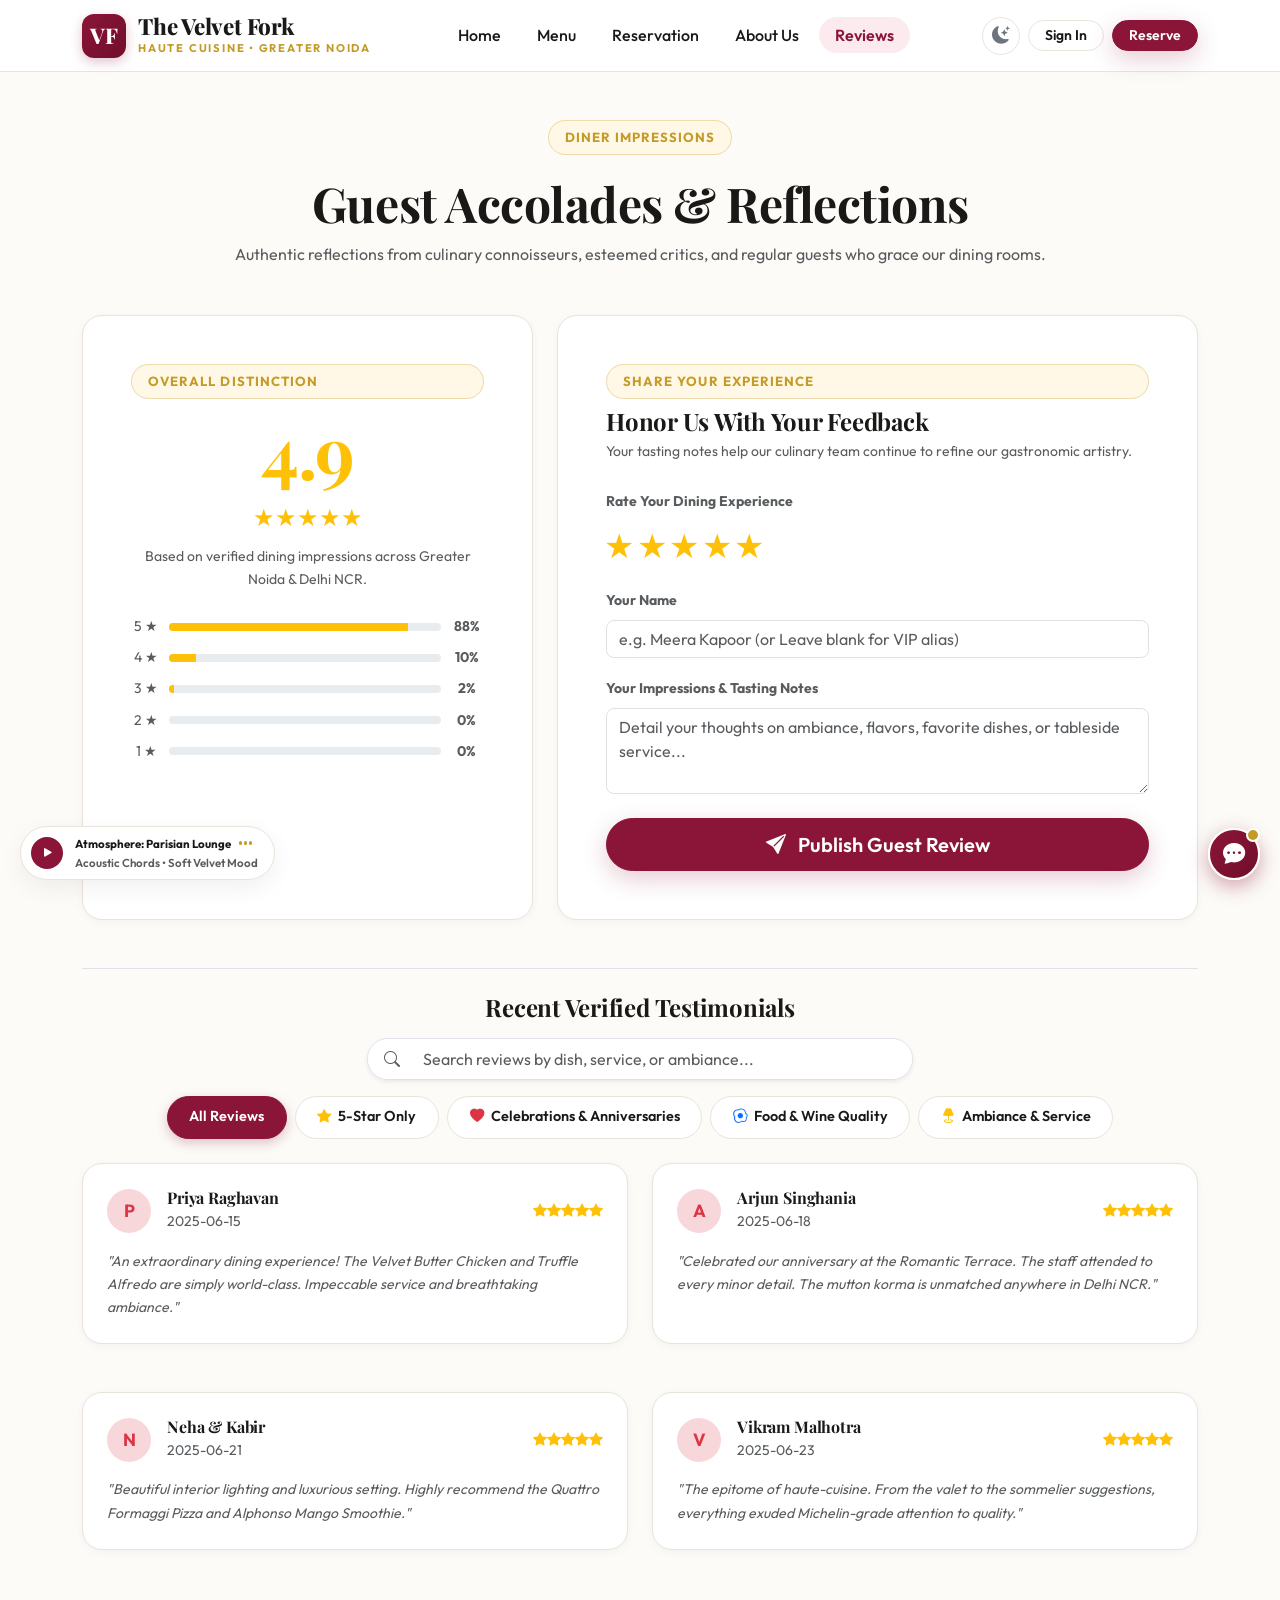
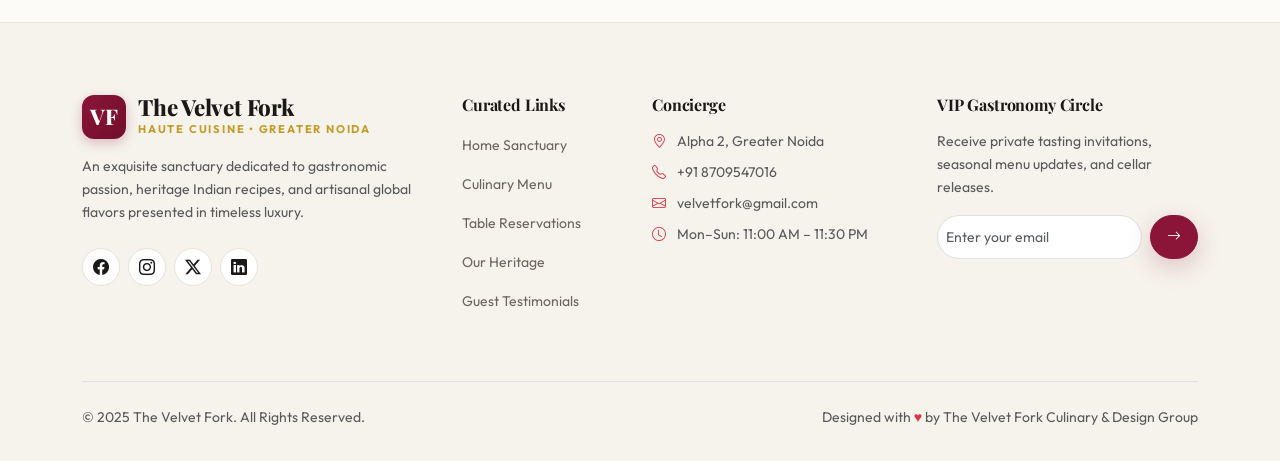
<file: frontend/html/reviews.html>
<!DOCTYPE html>
<html lang="en" data-bs-theme="light">
<head>
    <meta charset="UTF-8">
    <meta name="viewport" content="width=device-width, initial-scale=1.0">
    <title>Guest Accolades & Reviews — The Velvet Fork</title>
    <meta name="description" content="Read authentic guest impressions, food critic reviews, and diner accolades for The Velvet Fork. Share your culinary experience with our executive team.">
    <!-- Bootstrap 5.3.3 CSS -->
    <link href="https://cdn.jsdelivr.net/npm/bootstrap@5.3.3/dist/css/bootstrap.min.css" rel="stylesheet">
    <!-- Bootstrap Icons -->
    <link rel="stylesheet" href="https://cdn.jsdelivr.net/npm/bootstrap-icons@1.11.3/font/bootstrap-icons.min.css">
    <!-- Custom Theme & Animations -->
    <link rel="stylesheet" href="../css/styles.css">
    <!-- Bootstrap 5 JS Bundle & Main Engine -->
    <script defer src="https://cdn.jsdelivr.net/npm/bootstrap@5.3.3/dist/js/bootstrap.bundle.min.js"></script>
    <script defer src="../js/main.js"></script>
</head>
<body>

    <!-- STICKY NAVBAR -->
    <nav class="navbar navbar-expand-lg sticky-top vf-navbar" aria-label="Main Navigation">
        <div class="container">
            <a class="vf-brand" href="index.html">
                <div class="vf-brand-logo">VF</div>
                <div>
                    <h1 class="vf-brand-title">The Velvet Fork</h1>
                    <span class="vf-brand-sub">Haute Cuisine • Greater Noida</span>
                </div>
            </a>

            <!-- Right Actions for Desktop + Mobile Toggler -->
            <div class="d-flex align-items-center gap-2 order-lg-3">
                <button class="theme-toggle-btn" type="button" aria-label="Toggle Theme">
                    <i class="bi bi-moon-stars-fill text-secondary"></i>
                </button>

                <div class="vf-nav-auth d-flex align-items-center gap-2">
                    <a href="login.html" class="btn btn-sm btn-vf-outline py-1 px-3">Sign In</a>
                    <a href="reservation.html" class="btn btn-sm btn-vf-primary py-1 px-3 d-none d-sm-inline-flex">Reserve</a>
                </div>

                <button class="navbar-toggler border-0 p-1 ms-1 d-lg-none" type="button" data-bs-toggle="offcanvas" data-bs-target="#mobileMenuOffcanvas" aria-controls="mobileMenuOffcanvas" aria-label="Toggle navigation">
                    <i class="bi bi-list fs-2"></i>
                </button>
            </div>

            <!-- Desktop Nav Links -->
            <div class="collapse navbar-collapse justify-content-center order-lg-2">
                <ul class="navbar-nav gap-1">
                    <li class="nav-item"><a class="vf-nav-link" href="index.html">Home</a></li>
                    <li class="nav-item"><a class="vf-nav-link" href="menu.html">Menu</a></li>
                    <li class="nav-item"><a class="vf-nav-link" href="reservation.html">Reservation</a></li>
                    <li class="nav-item"><a class="vf-nav-link" href="about.html">About Us</a></li>
                    <li class="nav-item"><a class="vf-nav-link active" href="reviews.html">Reviews</a></li>
                </ul>
            </div>
        </div>
    </nav>

    <!-- MOBILE OFFCANVAS DRAWER -->
    <div class="offcanvas offcanvas-end" tabindex="-1" id="mobileMenuOffcanvas" aria-labelledby="mobileMenuOffcanvasLabel">
        <div class="offcanvas-header border-bottom">
            <div class="d-flex align-items-center gap-2">
                <div class="vf-brand-logo" style="width:36px; height:36px; font-size:1.1rem;">VF</div>
                <h5 class="offcanvas-title fw-bold" id="mobileMenuOffcanvasLabel">The Velvet Fork</h5>
            </div>
            <button type="button" class="btn-close" data-bs-dismiss="offcanvas" aria-label="Close"></button>
        </div>
        <div class="offcanvas-body d-flex flex-column justify-content-between p-4">
            <ul class="navbar-nav gap-2 fs-5">
                <li class="nav-item"><a class="vf-nav-link" href="index.html">Home</a></li>
                <li class="nav-item"><a class="vf-nav-link" href="menu.html">Culinary Menu</a></li>
                <li class="nav-item"><a class="vf-nav-link" href="reservation.html">Book a Table</a></li>
                <li class="nav-item"><a class="vf-nav-link" href="about.html">Our Heritage</a></li>
                <li class="nav-item"><a class="vf-nav-link active" href="reviews.html">Guest Reviews</a></li>
                <li class="nav-item"><a class="vf-nav-link" href="profile.html">VIP Profile</a></li>
            </ul>
            <div class="pt-4 border-top d-flex flex-column gap-2">
                <a href="reservation.html" class="btn btn-vf-primary w-100 justify-content-center">Book an Experience</a>
                <a href="login.html" class="btn btn-vf-outline w-100 justify-content-center">Member Sign In</a>
            </div>
        </div>
    </div>

    <main class="py-5">
        <div class="container">
            <!-- Header -->
            <div class="text-center max-w-700 mx-auto mb-5">
                <span class="vf-badge-pill">Diner Impressions</span>
                <h1 class="display-5 fw-bold mb-2">Guest Accolades & Reflections</h1>
                <p class="text-muted">Authentic reflections from culinary connoisseurs, esteemed critics, and regular guests who grace our dining rooms.</p>
            </div>

            <!-- Review Summary & Form Row -->
            <div class="row g-4 mb-5">
                <!-- Summary Card Column -->
                <div class="col-lg-5">
                    <div class="vf-card p-4 p-md-5 text-center">
                        <span class="vf-badge-pill mb-2">Overall Distinction</span>
                        <h1 class="display-2 fw-bold text-warning mb-1" id="rating-huge-score">4.9</h1>
                        <div class="text-warning fs-4 mb-2">★★★★★</div>
                        <p class="text-muted small mb-4">Based on verified dining impressions across Greater Noida & Delhi NCR.</p>

                        <!-- Progress Breakdown -->
                        <div class="d-flex align-items-center gap-2 mb-2 small">
                            <span class="text-muted" style="width:30px;">5 ★</span>
                            <div class="progress flex-grow-1" style="height:8px;">
                                <div class="progress-bar bg-warning" role="progressbar" style="width: 88%;" aria-valuenow="88" aria-valuemin="0" aria-valuemax="100"></div>
                            </div>
                            <span class="text-muted fw-bold" style="width:35px;">88%</span>
                        </div>
                        <div class="d-flex align-items-center gap-2 mb-2 small">
                            <span class="text-muted" style="width:30px;">4 ★</span>
                            <div class="progress flex-grow-1" style="height:8px;">
                                <div class="progress-bar bg-warning" role="progressbar" style="width: 10%;" aria-valuenow="10" aria-valuemin="0" aria-valuemax="100"></div>
                            </div>
                            <span class="text-muted fw-bold" style="width:35px;">10%</span>
                        </div>
                        <div class="d-flex align-items-center gap-2 mb-2 small">
                            <span class="text-muted" style="width:30px;">3 ★</span>
                            <div class="progress flex-grow-1" style="height:8px;">
                                <div class="progress-bar bg-warning" role="progressbar" style="width: 2%;" aria-valuenow="2" aria-valuemin="0" aria-valuemax="100"></div>
                            </div>
                            <span class="text-muted fw-bold" style="width:35px;">2%</span>
                        </div>
                        <div class="d-flex align-items-center gap-2 mb-2 small">
                            <span class="text-muted" style="width:30px;">2 ★</span>
                            <div class="progress flex-grow-1" style="height:8px;">
                                <div class="progress-bar bg-warning" role="progressbar" style="width: 0%;" aria-valuenow="0" aria-valuemin="0" aria-valuemax="100"></div>
                            </div>
                            <span class="text-muted fw-bold" style="width:35px;">0%</span>
                        </div>
                        <div class="d-flex align-items-center gap-2 small">
                            <span class="text-muted" style="width:30px;">1 ★</span>
                            <div class="progress flex-grow-1" style="height:8px;">
                                <div class="progress-bar bg-warning" role="progressbar" style="width: 0%;" aria-valuenow="0" aria-valuemin="0" aria-valuemax="100"></div>
                            </div>
                            <span class="text-muted fw-bold" style="width:35px;">0%</span>
                        </div>
                    </div>
                </div>

                <!-- Write Review Form Column -->
                <div class="col-lg-7">
                    <div class="vf-card p-4 p-md-5">
                        <span class="vf-badge-pill mb-2">Share Your Experience</span>
                        <h4 class="fw-bold mb-1">Honor Us With Your Feedback</h4>
                        <p class="text-muted small mb-4">Your tasting notes help our culinary team continue to refine our gastronomic artistry.</p>

                        <form id="submit-review-form">
                            <!-- Star Selection -->
                            <div class="mb-3">
                                <label class="form-label small fw-bold text-muted">Rate Your Dining Experience</label>
                                <div class="vf-star-rating" role="radiogroup" aria-label="Star Rating">
                                    <span class="vf-star-btn active" data-star="1">★</span>
                                    <span class="vf-star-btn active" data-star="2">★</span>
                                    <span class="vf-star-btn active" data-star="3">★</span>
                                    <span class="vf-star-btn active" data-star="4">★</span>
                                    <span class="vf-star-btn active" data-star="5">★</span>
                                </div>
                            </div>

                            <div class="mb-3">
                                <label class="form-label small fw-bold text-muted" for="review-author-name">Your Name</label>
                                <input type="text" id="review-author-name" class="form-control rounded-3" placeholder="e.g. Meera Kapoor (or Leave blank for VIP alias)">
                            </div>

                            <div class="mb-4">
                                <label class="form-label small fw-bold text-muted" for="review-text">Your Impressions & Tasting Notes</label>
                                <textarea id="review-text" class="form-control rounded-3" rows="3" placeholder="Detail your thoughts on ambiance, flavors, favorite dishes, or tableside service..." required></textarea>
                            </div>

                            <button type="submit" class="btn btn-vf-primary btn-lg w-100 justify-content-center">
                                <i class="bi bi-send-fill me-1"></i> Publish Guest Review
                            </button>
                        </form>
                    </div>
                </div>
            </div>

            <!-- Dynamic Reviews Feed -->
            <div class="pt-4 border-top">
                <h4 class="fw-bold mb-3 text-center">Recent Verified Testimonials</h4>

                <!-- REVIEW SEARCH & SENTIMENT FILTERS -->
                <div class="row justify-content-center mb-3">
                    <div class="col-md-7 col-lg-6">
                        <div class="input-group shadow-sm rounded-pill overflow-hidden border">
                            <span class="input-group-text bg-body border-0 ps-3 text-muted"><i class="bi bi-search"></i></span>
                            <input type="text" id="review-search-input" class="form-control bg-body border-0 py-2" placeholder="Search reviews by dish, service, or ambiance..." autocomplete="off">
                        </div>
                    </div>
                </div>

                <div class="vf-filter-pills mb-4 justify-content-center" id="review-sentiment-pills">
                    <button class="vf-filter-pill active" data-sentiment="all" type="button">All Reviews</button>
                    <button class="vf-filter-pill" data-sentiment="5" type="button"><i class="bi bi-star-fill text-warning me-1"></i> 5-Star Only</button>
                    <button class="vf-filter-pill" data-sentiment="celebration" type="button"><i class="bi bi-heart-fill text-danger me-1"></i> Celebrations & Anniversaries</button>
                    <button class="vf-filter-pill" data-sentiment="food" type="button"><i class="bi bi-egg-fried text-primary me-1"></i> Food & Wine Quality</button>
                    <button class="vf-filter-pill" data-sentiment="ambiance" type="button"><i class="bi bi-lamp-fill text-warning me-1"></i> Ambiance & Service</button>
                </div>

                <div id="reviews-feed" class="row g-4">
                    <!-- Populated dynamically by main.js -->
                </div>
            </div>
        </div>
    </main>

    <!-- FOOTER -->
    <footer class="vf-footer">
        <div class="container">
            <div class="row g-4 mb-5">
                <div class="col-lg-4 col-md-6">
                    <div class="vf-brand mb-3">
                        <div class="vf-brand-logo">VF</div>
                        <div>
                            <h4 class="vf-brand-title">The Velvet Fork</h4>
                            <span class="vf-brand-sub">Haute Cuisine • Greater Noida</span>
                        </div>
                    </div>
                    <p class="text-muted small mb-4">
                        An exquisite sanctuary dedicated to gastronomic passion, heritage Indian recipes, 
                        and artisanal global flavors presented in timeless luxury.
                    </p>
                    <div class="d-flex gap-2">
                        <a href="https://facebook.com" class="vf-social-btn" target="_blank" aria-label="Facebook"><i class="bi bi-facebook"></i></a>
                        <a href="https://instagram.com" class="vf-social-btn" target="_blank" aria-label="Instagram"><i class="bi bi-instagram"></i></a>
                        <a href="https://x.com" class="vf-social-btn" target="_blank" aria-label="Twitter"><i class="bi bi-twitter-x"></i></a>
                        <a href="https://linkedin.com" class="vf-social-btn" target="_blank" aria-label="LinkedIn"><i class="bi bi-linkedin"></i></a>
                    </div>
                </div>

                <div class="col-lg-2 col-md-6 col-6">
                    <h6 class="fw-bold mb-3">Curated Links</h6>
                    <ul class="list-unstyled d-flex flex-column gap-2 small">
                        <li><a href="index.html" class="vf-footer-link">Home Sanctuary</a></li>
                        <li><a href="menu.html" class="vf-footer-link">Culinary Menu</a></li>
                        <li><a href="reservation.html" class="vf-footer-link">Table Reservations</a></li>
                        <li><a href="about.html" class="vf-footer-link">Our Heritage</a></li>
                        <li><a href="reviews.html" class="vf-footer-link">Guest Testimonials</a></li>
                    </ul>
                </div>

                <div class="col-lg-3 col-md-6 col-6">
                    <h6 class="fw-bold mb-3">Concierge</h6>
                    <ul class="list-unstyled d-flex flex-column gap-2 small text-muted">
                        <li><i class="bi bi-geo-alt me-2 text-danger"></i> Alpha 2, Greater Noida</li>
                        <li><i class="bi bi-telephone me-2 text-danger"></i> +91 8709547016</li>
                        <li><i class="bi bi-envelope me-2 text-danger"></i> velvetfork@gmail.com</li>
                        <li><i class="bi bi-clock me-2 text-danger"></i> Mon–Sun: 11:00 AM – 11:30 PM</li>
                    </ul>
                </div>

                <div class="col-lg-3 col-md-6">
                    <h6 class="fw-bold mb-3">VIP Gastronomy Circle</h6>
                    <p class="text-muted small mb-3">
                        Receive private tasting invitations, seasonal menu updates, and cellar releases.
                    </p>
                    <form class="newsletter-form d-flex gap-2">
                        <input type="email" class="form-control form-control-sm rounded-pill" placeholder="Enter your email" required>
                        <button type="submit" class="btn btn-sm btn-vf-primary px-3 rounded-pill" aria-label="Subscribe">
                            <i class="bi bi-arrow-right"></i>
                        </button>
                    </form>
                </div>
            </div>

            <div class="pt-4 border-top d-flex justify-content-between align-items-center flex-wrap gap-2 small text-muted">
                <div>&copy; 2025 The Velvet Fork. All Rights Reserved.</div>
                <div>Designed with <span class="text-danger">♥</span> by The Velvet Fork Culinary & Design Group</div>
            </div>
        </div>
    </footer>

    <!-- AMBIENT LOUNGE ATMOSPHERE PLAYER (GLOBAL) -->
    <div class="vf-audio-player-bar" id="vf-global-audio-player">
        <button class="vf-audio-play-btn" id="vf-audio-toggle" aria-label="Toggle Lounge Atmosphere">
            <i class="bi bi-play-fill" id="vf-audio-icon"></i>
        </button>
        <div>
            <div class="d-flex align-items-center gap-2">
                <span class="small fw-bold">Atmosphere: Parisian Lounge</span>
                <div class="vf-audio-wave" id="vf-audio-wave">
                    <span class="vf-audio-bar"></span>
                    <span class="vf-audio-bar"></span>
                    <span class="vf-audio-bar"></span>
                </div>
            </div>
            <small class="text-muted d-block" style="font-size:0.72rem;">Acoustic Chords • Soft Velvet Mood</small>
        </div>
    </div>

    <!-- SIMULATED LUXURY AI CONCIERGE CHAT WIDGET (GLOBAL) -->
    <button class="vf-ai-concierge-btn" id="vf-concierge-toggle" aria-label="Open Velvet Concierge">
        <i class="bi bi-chat-dots-fill"></i>
        <span class="vf-ai-badge-pulse"></span>
    </button>

    <div class="vf-concierge-window" id="vf-concierge-window">
        <div class="vf-concierge-header">
            <div class="d-flex align-items-center gap-2">
                <div class="rounded-circle bg-white text-danger d-flex align-items-center justify-content-center fw-bold" style="width:30px; height:30px; font-size:0.85rem;">VF</div>
                <div>
                    <h6 class="mb-0 fw-bold text-white">Velvet AI Concierge</h6>
                    <small class="text-white-50" style="font-size:0.7rem;"><i class="bi bi-circle-fill text-success" style="font-size:0.5rem;"></i> Active • Fine Dining Butler</small>
                </div>
            </div>
            <button class="btn btn-sm text-white p-0" id="vf-concierge-close" aria-label="Close Concierge"><i class="bi bi-x-lg"></i></button>
        </div>
        <div class="vf-chat-messages" id="vf-chat-messages">
            <div class="vf-msg-bubble vf-msg-bot">
                Good evening, Connoisseur. I am your Velvet Fork concierge. How may I assist your dining plans today?
            </div>
            <div class="d-flex flex-wrap gap-1 mt-1">
                <button class="vf-prompt-chip" data-prompt="wine">🍷 Best wine pairings?</button>
                <button class="vf-prompt-chip" data-prompt="veg">🥗 Vegetarian signatures?</button>
                <button class="vf-prompt-chip" data-prompt="hours">🕒 Timings & Valet?</button>
                <button class="vf-prompt-chip" data-prompt="reserve">📅 Book a table</button>
            </div>
        </div>
        <form class="p-2 bg-surface border-top d-flex gap-2" id="vf-concierge-form">
            <input type="text" id="vf-concierge-input" class="form-control form-control-sm rounded-pill" placeholder="Ask about menu, pairings, bookings..." required>
            <button type="submit" class="btn btn-sm btn-vf-primary rounded-circle" style="width:32px; height:32px; padding:0; display:flex; align-items:center; justify-content:center;">
                <i class="bi bi-arrow-up"></i>
            </button>
        </form>
    </div>

</body>
</html>
</file>
<file: styles.css>
/* ==========================================================================
   THE VELVET FORK — MODERN BOOTSTRAP LUXURY THEME & ANIMATIONS
   Warm Luxury Light Mode (Default) + Smooth Dark Mode Switcher
   ========================================================================== */

@import url('https://fonts.googleapis.com/css2?family=Outfit:wght@300;400;500;600;700;800&family=Playfair+Display:ital,wght@0,500;0,600;0,700;0,800;1,500;1,700&display=swap');

/* --- 1. DESIGN VARIABLES & THEME TOKENS --- */
:root {
    /* Brand Accent Colors */
    --vf-primary: #8b1538;          /* Rich Velvet Crimson */
    --vf-primary-hover: #710e2c;
    --vf-primary-light: #fbebee;
    
    --vf-gold: #c59b27;             /* Warm Champagne Amber Gold */
    --vf-gold-hover: #b0871d;
    --vf-gold-light: #fff8e7;
    --vf-gold-glow: rgba(197, 155, 39, 0.25);

    /* Light Theme (Default: Warm, Simple, Appetizing Luxury) */
    --vf-bg: #fcfbf8;
    --vf-bg-subtle: #f6f3ec;
    --vf-surface: #ffffff;
    --vf-surface-elevated: #ffffff;
    --vf-border: #e9e4da;
    --vf-border-subtle: rgba(139, 21, 56, 0.08);

    --vf-text: #1a1918;
    --vf-text-muted: #6a655e;
    --vf-text-inverse: #ffffff;

    --vf-shadow-sm: 0 2px 8px rgba(0, 0, 0, 0.04);
    --vf-shadow-md: 0 8px 24px rgba(0, 0, 0, 0.06);
    --vf-shadow-lg: 0 16px 36px rgba(0, 0, 0, 0.09);
    --vf-shadow-primary: 0 8px 25px rgba(139, 21, 56, 0.22);

    /* Fonts */
    --font-heading: 'Playfair Display', Georgia, serif;
    --font-body: 'Outfit', -apple-system, BlinkMacSystemFont, sans-serif;
    
    /* Animations */
    --transition-fast: 0.2s cubic-bezier(0.4, 0, 0.2, 1);
    --transition-normal: 0.3s cubic-bezier(0.4, 0, 0.2, 1);
    --transition-smooth: 0.45s cubic-bezier(0.16, 1, 0.3, 1);
}

/* --- DARK THEME OVERRIDES --- */
[data-bs-theme="dark"], body.dark-mode {
    --vf-bg: #0d1117;
    --vf-bg-subtle: #161b24;
    --vf-surface: #1a202c;
    --vf-surface-elevated: #212936;
    --vf-border: #2d3748;
    --vf-border-subtle: rgba(255, 255, 255, 0.08);

    --vf-text: #f3f4f6;
    --vf-text-muted: #9ca3af;
    --vf-text-inverse: #0d1117;

    --vf-primary-light: rgba(139, 21, 56, 0.25);
    --vf-gold-light: rgba(197, 155, 39, 0.15);

    --vf-shadow-sm: 0 2px 8px rgba(0, 0, 0, 0.35);
    --vf-shadow-md: 0 8px 24px rgba(0, 0, 0, 0.5);
    --vf-shadow-lg: 0 16px 40px rgba(0, 0, 0, 0.65);
    --vf-shadow-primary: 0 8px 30px rgba(139, 21, 56, 0.35);
}

/* --- 2. GLOBAL RESET & BASE STYLES --- */
body {
    font-family: var(--font-body);
    background-color: var(--vf-bg);
    color: var(--vf-text);
    transition: background-color var(--transition-normal), color var(--transition-normal);
    line-height: 1.65;
    overflow-x: hidden;
}

h1, h2, h3, h4, h5, h6, .font-heading {
    font-family: var(--font-heading);
    color: var(--vf-text);
    font-weight: 700;
    letter-spacing: -0.01em;
}

a {
    color: var(--vf-primary);
    text-decoration: none;
    transition: var(--transition-fast);
}

a:hover {
    color: var(--vf-primary-hover);
}

/* --- 3. CUSTOM BOOTSTRAP BUTTONS --- */
.btn-vf-primary {
    background-color: var(--vf-primary);
    color: #ffffff !important;
    border: 1px solid var(--vf-primary);
    font-weight: 600;
    padding: 0.65rem 1.65rem;
    border-radius: 50rem;
    box-shadow: var(--vf-shadow-primary);
    transition: var(--transition-normal);
    display: inline-flex;
    align-items: center;
    gap: 0.5rem;
}

.btn-vf-primary:hover {
    background-color: var(--vf-primary-hover);
    border-color: var(--vf-primary-hover);
    transform: translateY(-2px);
    box-shadow: 0 10px 28px rgba(139, 21, 56, 0.35);
}

.btn-vf-gold {
    background-color: var(--vf-gold);
    color: #ffffff !important;
    border: 1px solid var(--vf-gold);
    font-weight: 600;
    padding: 0.65rem 1.65rem;
    border-radius: 50rem;
    box-shadow: 0 4px 16px var(--vf-gold-glow);
    transition: var(--transition-normal);
    display: inline-flex;
    align-items: center;
    gap: 0.5rem;
}

.btn-vf-gold:hover {
    background-color: var(--vf-gold-hover);
    border-color: var(--vf-gold-hover);
    transform: translateY(-2px);
}

.btn-vf-outline {
    background-color: transparent;
    color: var(--vf-text) !important;
    border: 1.5px solid var(--vf-border);
    font-weight: 600;
    padding: 0.65rem 1.65rem;
    border-radius: 50rem;
    transition: var(--transition-normal);
    display: inline-flex;
    align-items: center;
    gap: 0.5rem;
}

.btn-vf-outline:hover {
    background-color: var(--vf-bg-subtle);
    border-color: var(--vf-primary);
    color: var(--vf-primary) !important;
    transform: translateY(-2px);
}

/* --- 4. NAVIGATION BAR & THEME SWITCHER --- */
.vf-navbar {
    background-color: rgba(255, 255, 255, 0.92);
    backdrop-filter: blur(16px);
    -webkit-backdrop-filter: blur(16px);
    border-bottom: 1px solid var(--vf-border);
    padding: 0.85rem 0;
    transition: all var(--transition-normal);
}

[data-bs-theme="dark"] .vf-navbar, body.dark-mode .vf-navbar {
    background-color: rgba(13, 17, 23, 0.92);
}

.vf-brand {
    display: flex;
    align-items: center;
    gap: 0.75rem;
    text-decoration: none;
}

.vf-brand-logo {
    width: 44px;
    height: 44px;
    border-radius: 12px;
    background: linear-gradient(135deg, var(--vf-primary), var(--vf-primary-hover));
    color: #ffffff;
    font-family: var(--font-heading);
    font-size: 1.35rem;
    font-weight: 800;
    display: flex;
    align-items: center;
    justify-content: center;
    box-shadow: 0 4px 12px rgba(139, 21, 56, 0.25);
    transition: var(--transition-normal);
}

.vf-brand:hover .vf-brand-logo {
    transform: rotate(-5deg) scale(1.05);
}

.vf-brand-title {
    font-family: var(--font-heading);
    font-size: 1.4rem;
    font-weight: 800;
    color: var(--vf-text);
    line-height: 1.1;
    margin: 0;
}

.vf-brand-sub {
    font-size: 0.7rem;
    text-transform: uppercase;
    letter-spacing: 0.16em;
    color: var(--vf-gold);
    font-weight: 700;
    display: block;
}

.vf-nav-link {
    font-weight: 500;
    color: var(--vf-text);
    padding: 0.5rem 1rem !important;
    border-radius: 50rem;
    transition: var(--transition-fast);
}

.vf-nav-link:hover, .vf-nav-link.active {
    color: var(--vf-primary) !important;
    background-color: var(--vf-primary-light);
    font-weight: 600;
}

/* Theme Toggle Button */
.theme-toggle-btn {
    width: 38px;
    height: 38px;
    border-radius: 50%;
    border: 1px solid var(--vf-border);
    background: var(--vf-surface);
    color: var(--vf-text);
    display: flex;
    align-items: center;
    justify-content: center;
    cursor: pointer;
    font-size: 1.1rem;
    transition: var(--transition-fast);
}

.theme-toggle-btn:hover {
    background-color: var(--vf-bg-subtle);
    color: var(--vf-gold);
    transform: rotate(15deg);
}

/* User Profile Nav Chip */
.vf-user-chip {
    display: flex;
    align-items: center;
    gap: 0.5rem;
    padding: 0.35rem 0.85rem;
    background: var(--vf-bg-subtle);
    border: 1px solid var(--vf-border);
    border-radius: 50rem;
    color: var(--vf-text);
    font-size: 0.88rem;
    font-weight: 600;
    text-decoration: none;
    transition: var(--transition-fast);
}

.vf-user-chip:hover {
    border-color: var(--vf-primary);
    color: var(--vf-primary);
}

.vf-user-chip img {
    width: 26px;
    height: 26px;
    border-radius: 50%;
    object-fit: cover;
}

/* --- 5. HERO SECTION --- */
.vf-hero {
    position: relative;
    padding: 5rem 0 4.5rem 0;
    background: radial-gradient(circle at 80% 20%, var(--vf-gold-light) 0%, transparent 60%),
                radial-gradient(circle at 10% 80%, var(--vf-primary-light) 0%, transparent 50%);
}

.vf-badge-pill {
    display: inline-flex;
    align-items: center;
    gap: 0.45rem;
    padding: 0.35rem 1rem;
    background-color: var(--vf-gold-light);
    color: var(--vf-gold);
    border: 1px solid rgba(197, 155, 39, 0.3);
    border-radius: 50rem;
    font-size: 0.825rem;
    font-weight: 700;
    letter-spacing: 0.08em;
    text-transform: uppercase;
    margin-bottom: 1.25rem;
    animation: floatGently 3s ease-in-out infinite;
}

@keyframes floatGently {
    0%, 100% { transform: translateY(0); }
    50% { transform: translateY(-4px); }
}

.vf-hero-title {
    font-size: clamp(2.4rem, 5vw, 4rem);
    font-weight: 800;
    line-height: 1.15;
    margin-bottom: 1.25rem;
    color: var(--vf-text);
}

.text-gradient-primary {
    background: linear-gradient(135deg, var(--vf-primary) 0%, #b83b5e 100%);
    -webkit-background-clip: text;
    -webkit-text-fill-color: transparent;
}

.vf-hero-desc {
    font-size: 1.15rem;
    color: var(--vf-text-muted);
    margin-bottom: 2rem;
    max-width: 540px;
    line-height: 1.7;
}

.vf-hero-img-wrap {
    position: relative;
    border-radius: 1.75rem;
    overflow: hidden;
    box-shadow: var(--vf-shadow-lg);
    border: 3px solid var(--vf-surface);
}

.vf-hero-img-wrap img {
    width: 100%;
    aspect-ratio: 4/3;
    object-fit: cover;
    transition: transform 0.8s ease;
}

.vf-hero-img-wrap:hover img {
    transform: scale(1.05);
}

.vf-floating-badge {
    position: absolute;
    bottom: 1.5rem;
    left: 1.5rem;
    background: var(--vf-surface);
    border: 1px solid var(--vf-border);
    padding: 0.85rem 1.25rem;
    border-radius: 1rem;
    box-shadow: var(--vf-shadow-md);
    display: flex;
    align-items: center;
    gap: 0.85rem;
    animation: badgePulse 4s ease-in-out infinite;
}

@keyframes badgePulse {
    0%, 100% { transform: scale(1); }
    50% { transform: scale(1.03); }
}

/* --- 6. LUXURY CARDS & DISH GRID --- */
.vf-card {
    background-color: var(--vf-surface);
    border: 1px solid var(--vf-border);
    border-radius: 1.25rem;
    overflow: hidden;
    box-shadow: var(--vf-shadow-sm);
    transition: all var(--transition-normal);
    height: 100%;
    display: flex;
    flex-direction: column;
}

.vf-card:hover {
    transform: translateY(-6px);
    box-shadow: var(--vf-shadow-md);
    border-color: rgba(139, 21, 56, 0.25);
}

.vf-card-img-wrap {
    position: relative;
    height: 210px;
    overflow: hidden;
    background-color: var(--vf-bg-subtle);
}

.vf-card-img-wrap img {
    width: 100%;
    height: 100%;
    object-fit: cover;
    transition: transform 0.6s ease;
}

.vf-card:hover .vf-card-img-wrap img {
    transform: scale(1.08);
}

.vf-fav-btn {
    position: absolute;
    top: 0.75rem;
    right: 0.75rem;
    width: 36px;
    height: 36px;
    border-radius: 50%;
    background-color: rgba(255, 255, 255, 0.9);
    border: none;
    color: #6c757d;
    display: flex;
    align-items: center;
    justify-content: center;
    cursor: pointer;
    font-size: 1.15rem;
    box-shadow: var(--vf-shadow-sm);
    transition: var(--transition-fast);
    z-index: 2;
}

[data-bs-theme="dark"] .vf-fav-btn, body.dark-mode .vf-fav-btn {
    background-color: rgba(26, 32, 44, 0.9);
}

.vf-fav-btn:hover {
    transform: scale(1.15);
    color: var(--vf-primary);
}

.vf-fav-btn.favorited {
    color: #dc3545;
    animation: heartPop 0.35s cubic-bezier(0.175, 0.885, 0.32, 1.275);
}

@keyframes heartPop {
    0% { transform: scale(1); }
    50% { transform: scale(1.35); }
    100% { transform: scale(1); }
}

.vf-diet-tag {
    position: absolute;
    bottom: 0.75rem;
    left: 0.75rem;
    background-color: rgba(255, 255, 255, 0.92);
    padding: 0.25rem 0.65rem;
    border-radius: 50rem;
    font-size: 0.75rem;
    font-weight: 700;
    display: flex;
    align-items: center;
    gap: 0.4rem;
    box-shadow: var(--vf-shadow-sm);
}

[data-bs-theme="dark"] .vf-diet-tag, body.dark-mode .vf-diet-tag {
    background-color: rgba(26, 32, 44, 0.92);
    color: #ffffff;
}

.dot-veg {
    width: 9px;
    height: 9px;
    border-radius: 50%;
    background-color: #198754;
}

.dot-nonveg {
    width: 9px;
    height: 9px;
    border-radius: 50%;
    background-color: #dc3545;
}

.vf-price {
    font-family: var(--font-heading);
    font-size: 1.25rem;
    font-weight: 700;
    color: var(--vf-primary);
}

/* --- 7. FILTER CONTROLS --- */
.vf-filter-pills {
    display: flex;
    flex-wrap: wrap;
    gap: 0.5rem;
    justify-content: center;
    margin-bottom: 2rem;
}

.vf-filter-pill {
    padding: 0.55rem 1.35rem;
    border-radius: 50rem;
    background-color: var(--vf-surface);
    border: 1px solid var(--vf-border);
    color: var(--vf-text);
    font-weight: 600;
    font-size: 0.9rem;
    cursor: pointer;
    transition: var(--transition-fast);
}

.vf-filter-pill:hover {
    border-color: var(--vf-primary);
    color: var(--vf-primary);
}

.vf-filter-pill.active {
    background-color: var(--vf-primary);
    border-color: var(--vf-primary);
    color: #ffffff;
    box-shadow: 0 4px 12px rgba(139, 21, 56, 0.25);
}

/* --- 8. RESERVATION SEATING ZONE TILES --- */
.vf-zone-tile {
    border: 1.5px solid var(--vf-border);
    border-radius: 1rem;
    padding: 1.15rem;
    background-color: var(--vf-surface);
    cursor: pointer;
    transition: var(--transition-normal);
}

.vf-zone-tile:hover {
    border-color: var(--vf-gold);
    transform: translateY(-2px);
}

.vf-zone-tile.active {
    border-color: var(--vf-primary);
    background-color: var(--vf-primary-light);
    box-shadow: 0 4px 16px rgba(139, 21, 56, 0.12);
}

/* --- 9. TICKET PASS VOUCHER --- */
.vf-ticket-pass {
    background: linear-gradient(135deg, var(--vf-primary-light), var(--vf-surface));
    border: 2px dashed var(--vf-primary);
    border-radius: 1.25rem;
    padding: 2rem;
    text-align: center;
}

.vf-ticket-code {
    font-family: monospace;
    font-size: 1.4rem;
    font-weight: 700;
    letter-spacing: 0.12em;
    color: var(--vf-primary);
    background: var(--vf-surface);
    padding: 0.4rem 1.2rem;
    border-radius: 0.5rem;
    display: inline-block;
    box-shadow: var(--vf-shadow-sm);
    margin: 0.5rem 0;
}

/* --- 10. REVIEWS & STARS --- */
.vf-star-rating {
    display: flex;
    gap: 0.35rem;
    font-size: 1.85rem;
    color: #d1d5db;
    cursor: pointer;
}

.vf-star-btn {
    transition: transform var(--transition-fast), color var(--transition-fast);
}

.vf-star-btn:hover, .vf-star-btn.active {
    color: #ffc107;
    transform: scale(1.15);
}

/* --- 11. TOAST NOTIFICATIONS --- */
.vf-toast-container {
    position: fixed;
    top: 90px;
    right: 20px;
    z-index: 1090;
    display: flex;
    flex-direction: column;
    gap: 0.75rem;
    pointer-events: none;
}

.vf-toast {
    background: var(--vf-surface);
    border: 1px solid var(--vf-border);
    border-left: 4px solid var(--vf-primary);
    border-radius: 0.75rem;
    box-shadow: var(--vf-shadow-lg);
    padding: 0.95rem 1.35rem;
    display: flex;
    align-items: center;
    gap: 0.85rem;
    min-width: 290px;
    max-width: 420px;
    pointer-events: auto;
    animation: toastIn 0.35s cubic-bezier(0.16, 1, 0.3, 1);
    transition: all 0.3s ease;
}

.vf-toast.vf-toast-success { border-left-color: #198754; }
.vf-toast.vf-toast-error { border-left-color: #dc3545; }
.vf-toast.vf-toast-gold { border-left-color: var(--vf-gold); }

@keyframes toastIn {
    from { transform: translateX(100%); opacity: 0; }
    to { transform: translateX(0); opacity: 1; }
}

/* --- 12. FOOTER --- */
.vf-footer {
    background-color: var(--vf-bg-subtle);
    border-top: 1px solid var(--vf-border);
    padding: 4.5rem 0 2rem 0;
    margin-top: auto;
}

.vf-footer-link {
    color: var(--vf-text-muted);
    transition: var(--transition-fast);
    display: inline-block;
    padding: 0.25rem 0;
}

.vf-footer-link:hover {
    color: var(--vf-primary);
    transform: translateX(3px);
}

.vf-social-btn {
    width: 38px;
    height: 38px;
    border-radius: 50%;
    background-color: var(--vf-surface);
    border: 1px solid var(--vf-border);
    display: flex;
    align-items: center;
    justify-content: center;
    color: var(--vf-text);
    transition: var(--transition-fast);
}

.vf-social-btn:hover {
    background-color: var(--vf-primary);
    border-color: var(--vf-primary);
    color: #ffffff;
    transform: translateY(-3px);
}

/* ==========================================================================
   ADVANCED LUXURY INNOVATION FEATURES & ANIMATIONS
   ========================================================================== */

/* --- 13. INTERACTIVE VISUAL RESTAURANT FLOOR PLAN --- */
.vf-floorplan-wrapper {
    background-color: var(--vf-surface);
    border: 1.5px solid var(--vf-border);
    border-radius: 1.25rem;
    padding: 2rem;
    box-shadow: var(--vf-shadow-md);
    position: relative;
    overflow: visible;
}

.vf-floorplan-legend {
    display: flex;
    gap: 1.5rem;
    flex-wrap: wrap;
    align-items: center;
    justify-content: flex-end;
    font-size: 0.85rem;
    font-weight: 600;
}

.vf-legend-dot {
    width: 10px;
    height: 10px;
    border-radius: 50%;
    display: inline-block;
    margin-right: 0.35rem;
}

.vf-floorplan-grid {
    display: grid;
    grid-template-columns: 1fr 1.35fr 1fr;
    gap: 1.25rem;
    background: var(--vf-bg-subtle);
    border-radius: 1rem;
    padding: 1.25rem;
    border: 1px dashed var(--vf-border);
}

@media (max-width: 991px) {
    .vf-floorplan-grid {
        grid-template-columns: 1fr;
        gap: 1rem;
        padding: 1rem;
    }
}

.vf-zone-container {
    background-color: var(--vf-surface);
    border: 1px solid var(--vf-border);
    border-radius: 0.85rem;
    padding: 1.15rem 1rem;
    display: flex;
    flex-direction: column;
    gap: 0.85rem;
    min-width: 0;
}

.vf-zone-header {
    font-size: 0.825rem;
    font-weight: 700;
    text-transform: uppercase;
    letter-spacing: 0.08em;
    color: var(--vf-primary);
    display: flex;
    align-items: center;
    justify-content: space-between;
    gap: 0.5rem;
    flex-wrap: wrap;
    padding-bottom: 0.5rem;
    border-bottom: 1px solid var(--vf-border);
}

.vf-tables-layout {
    display: grid;
    grid-template-columns: repeat(2, 1fr);
    gap: 0.75rem;
}

.vf-table-node {
    background-color: var(--vf-surface);
    border: 1.5px solid #198754;
    border-radius: 0.65rem;
    padding: 0.75rem 0.5rem;
    text-align: center;
    cursor: pointer;
    transition: all var(--transition-fast);
    position: relative;
    min-width: 0;
}

.vf-table-node:hover {
    transform: scale(1.05);
    box-shadow: 0 4px 12px rgba(25, 135, 84, 0.2);
}

.vf-table-node.selected {
    background-color: var(--vf-primary);
    border-color: var(--vf-primary);
    color: #ffffff !important;
    box-shadow: 0 6px 18px rgba(139, 21, 56, 0.35);
    transform: scale(1.06);
}

.vf-table-node.selected .text-muted {
    color: rgba(255, 255, 255, 0.85) !important;
}

.vf-table-node.reserved {
    border-color: #adb5bd;
    background-color: var(--vf-bg-subtle);
    opacity: 0.5;
    cursor: not-allowed;
    pointer-events: none;
}

.vf-table-code {
    font-family: monospace;
    font-weight: 700;
    font-size: 0.88rem;
    display: block;
}

/* --- 14. PRE-ORDER TASTING TRAY & BILL ESTIMATOR --- */
.vf-tray-floating-btn {
    position: fixed;
    bottom: 82px;
    right: 20px;
    z-index: 1040;
    background: linear-gradient(135deg, var(--vf-primary), var(--vf-primary-hover));
    color: #ffffff;
    border: none;
    border-radius: 50rem;
    padding: 0.75rem 1.4rem;
    font-weight: 700;
    font-size: 0.925rem;
    display: flex;
    align-items: center;
    gap: 0.65rem;
    box-shadow: 0 8px 24px rgba(139, 21, 56, 0.35);
    cursor: pointer;
    transition: var(--transition-normal);
}

.vf-tray-floating-btn:hover {
    transform: translateY(-3px) scale(1.03);
    color: #ffffff;
    box-shadow: 0 12px 28px rgba(139, 21, 56, 0.5);
}

.vf-tray-badge {
    background-color: #ffffff;
    color: var(--vf-primary);
    font-size: 0.75rem;
    font-weight: 800;
    padding: 0.2rem 0.55rem;
    border-radius: 50rem;
}

.vf-tray-item {
    display: flex;
    align-items: center;
    gap: 0.85rem;
    padding: 0.85rem 0;
    border-bottom: 1px solid var(--vf-border);
}

.vf-tray-thumb {
    width: 52px;
    height: 52px;
    border-radius: 0.5rem;
    object-fit: cover;
    flex-shrink: 0;
}

.vf-qty-btn {
    width: 26px;
    height: 26px;
    border-radius: 50%;
    border: 1px solid var(--vf-border);
    background-color: var(--vf-surface);
    color: var(--vf-text);
    display: flex;
    align-items: center;
    justify-content: center;
    font-size: 0.85rem;
    font-weight: bold;
    cursor: pointer;
    transition: var(--transition-fast);
}

.vf-qty-btn:hover {
    background-color: var(--vf-primary);
    color: #ffffff;
    border-color: var(--vf-primary);
}

/* --- 15. VIRTUAL SOMMELIER & WINE PAIRING --- */
.vf-sommelier-card {
    background: linear-gradient(135deg, rgba(139, 21, 56, 0.05), rgba(197, 155, 39, 0.08));
    border: 1.5px solid rgba(197, 155, 39, 0.25);
    border-radius: 1.25rem;
    padding: 2rem;
    position: relative;
    overflow: hidden;
}

.vf-sommelier-icon {
    width: 48px;
    height: 48px;
    border-radius: 50%;
    background: linear-gradient(135deg, var(--vf-gold), var(--vf-gold-hover));
    color: #ffffff;
    display: flex;
    align-items: center;
    justify-content: center;
    font-size: 1.35rem;
    box-shadow: 0 4px 12px var(--vf-gold-glow);
}

/* --- 16. AMBIENT LOUNGE ATMOSPHERE PLAYER --- */
.vf-audio-player-bar {
    position: fixed;
    bottom: 20px;
    left: 20px;
    z-index: 1040;
    background-color: var(--vf-surface);
    border: 1px solid var(--vf-border);
    border-radius: 50rem;
    padding: 0.45rem 1rem 0.45rem 0.65rem;
    box-shadow: var(--vf-shadow-md);
    display: flex;
    align-items: center;
    gap: 0.75rem;
    font-size: 0.825rem;
    font-weight: 600;
    transition: var(--transition-normal);
}

.vf-audio-play-btn {
    width: 32px;
    height: 32px;
    border-radius: 50%;
    background-color: var(--vf-primary);
    color: #ffffff;
    border: none;
    display: flex;
    align-items: center;
    justify-content: center;
    cursor: pointer;
    font-size: 0.95rem;
    transition: var(--transition-fast);
}

.vf-audio-play-btn:hover {
    transform: scale(1.1);
    background-color: var(--vf-primary-hover);
}

.vf-audio-wave {
    display: flex;
    align-items: center;
    gap: 2px;
    height: 14px;
}

.vf-audio-bar {
    width: 3px;
    height: 4px;
    background-color: var(--vf-gold);
    border-radius: 2px;
    transition: height 0.2s ease;
}

.vf-audio-playing .vf-audio-bar:nth-child(1) { animation: soundWave 0.6s infinite alternate; }
.vf-audio-playing .vf-audio-bar:nth-child(2) { animation: soundWave 0.8s infinite alternate 0.2s; }
.vf-audio-playing .vf-audio-bar:nth-child(3) { animation: soundWave 0.5s infinite alternate 0.4s; }

@keyframes soundWave {
    0% { height: 4px; }
    100% { height: 14px; }
}

/* --- 17. CHEF'S MYSTERY SCRATCH CARD --- */
.vf-mystery-card {
    background: linear-gradient(135deg, #1f2937, #111827);
    color: #ffffff;
    border: 2px solid var(--vf-gold);
    border-radius: 1.25rem;
    padding: 2.2rem;
    text-align: center;
    position: relative;
    cursor: pointer;
    overflow: hidden;
    box-shadow: 0 10px 30px rgba(197, 155, 39, 0.2);
    transition: var(--transition-normal);
}

.vf-mystery-card:hover {
    transform: translateY(-4px);
    box-shadow: 0 14px 36px rgba(197, 155, 39, 0.35);
}

.vf-mystery-card::before {
    content: '';
    position: absolute;
    top: -50%;
    left: -50%;
    width: 200%;
    height: 200%;
    background: linear-gradient(45deg, transparent, rgba(255, 255, 255, 0.1), transparent);
    transform: rotate(45deg);
    animation: shimmerMystery 4s infinite;
}

@keyframes shimmerMystery {
    0% { transform: translateX(-100%) rotate(45deg); }
    100% { transform: translateX(100%) rotate(45deg); }
}

/* --- 18. SIMULATED LUXURY AI CONCIERGE CHAT WIDGET --- */
.vf-ai-concierge-btn {
    position: fixed;
    bottom: 20px;
    right: 20px;
    z-index: 1050;
    width: 52px;
    height: 52px;
    border-radius: 50%;
    background: linear-gradient(135deg, var(--vf-primary), var(--vf-primary-hover));
    color: #ffffff;
    border: 2px solid #ffffff;
    box-shadow: 0 6px 20px rgba(139, 21, 56, 0.4);
    display: flex;
    align-items: center;
    justify-content: center;
    font-size: 1.4rem;
    cursor: pointer;
    transition: all var(--transition-normal);
}

.vf-ai-concierge-btn:hover {
    transform: scale(1.1);
    box-shadow: 0 8px 25px rgba(139, 21, 56, 0.6);
}

.vf-ai-badge-pulse {
    position: absolute;
    top: -2px;
    right: -2px;
    width: 14px;
    height: 14px;
    background-color: var(--vf-gold);
    border: 2px solid #ffffff;
    border-radius: 50%;
    animation: pulseRing 2s infinite;
}

@keyframes pulseRing {
    0% { transform: scale(0.9); box-shadow: 0 0 0 0 rgba(197, 155, 39, 0.7); }
    70% { transform: scale(1); box-shadow: 0 0 0 8px rgba(197, 155, 39, 0); }
    100% { transform: scale(0.9); box-shadow: 0 0 0 0 rgba(197, 155, 39, 0); }
}

.vf-concierge-window {
    position: fixed;
    bottom: 85px;
    right: 20px;
    width: 360px;
    max-width: calc(100vw - 40px);
    height: 500px;
    max-height: calc(100vh - 120px);
    background-color: var(--vf-surface);
    border: 1px solid var(--vf-border);
    border-radius: 1.25rem;
    box-shadow: 0 16px 40px rgba(0, 0, 0, 0.2);
    z-index: 1050;
    display: none;
    flex-direction: column;
    overflow: hidden;
    animation: popConcierge 0.3s cubic-bezier(0.16, 1, 0.3, 1);
}

.vf-concierge-window.open {
    display: flex;
}

@keyframes popConcierge {
    from { opacity: 0; transform: translateY(20px) scale(0.95); }
    to { opacity: 1; transform: translateY(0) scale(1); }
}

.vf-concierge-header {
    background: linear-gradient(135deg, var(--vf-primary), var(--vf-primary-hover));
    color: #ffffff;
    padding: 1rem 1.25rem;
    display: flex;
    align-items: center;
    justify-content: space-between;
}

.vf-chat-messages {
    flex-grow: 1;
    overflow-y: auto;
    padding: 1.15rem;
    display: flex;
    flex-direction: column;
    gap: 0.85rem;
    background-color: var(--vf-bg-subtle);
}

.vf-msg-bubble {
    max-width: 82%;
    padding: 0.65rem 0.95rem;
    border-radius: 1rem;
    font-size: 0.88rem;
    line-height: 1.5;
}

.vf-msg-bot {
    background-color: var(--vf-surface);
    color: var(--vf-text);
    border: 1px solid var(--vf-border);
    align-self: flex-start;
    border-bottom-left-radius: 0.25rem;
}

.vf-msg-user {
    background-color: var(--vf-primary);
    color: #ffffff;
    align-self: flex-end;
    border-bottom-right-radius: 0.25rem;
}

.vf-prompt-chip {
    background-color: var(--vf-surface);
    border: 1px solid var(--vf-border);
    border-radius: 50rem;
    padding: 0.35rem 0.75rem;
    font-size: 0.78rem;
    color: var(--vf-primary);
    cursor: pointer;
    transition: var(--transition-fast);
    white-space: nowrap;
}

.vf-prompt-chip:hover {
    background-color: var(--vf-primary-light);
    border-color: var(--vf-primary);
}

/* --- 19. PRINTABLE LUXURY BOARDING PASS VOUCHER (@media print) --- */
@media print {
    body * {
        visibility: hidden;
    }
    .modal.show, .modal.show * {
        visibility: visible;
    }
    .modal.show {
        position: absolute;
        left: 0;
        top: 0;
        width: 100%;
        margin: 0;
        padding: 0;
        background: transparent !important;
    }
    .modal-content {
        border: 2px solid #8b1538 !important;
        box-shadow: none !important;
    }
    .btn, .btn-close, .vf-ai-concierge-btn, .vf-tray-floating-btn, .vf-audio-player-bar {
        display: none !important;
    }
}
</file>
<file: frontend/css/styles.css>
/* ==========================================================================
   THE VELVET FORK — MODERN BOOTSTRAP LUXURY THEME & ANIMATIONS
   Warm Luxury Light Mode (Default) + Smooth Dark Mode Switcher
   ========================================================================== */

@import url('https://fonts.googleapis.com/css2?family=Outfit:wght@300;400;500;600;700;800&family=Playfair+Display:ital,wght@0,500;0,600;0,700;0,800;1,500;1,700&display=swap');

/* --- 1. DESIGN VARIABLES & THEME TOKENS --- */
:root {
    /* Brand Accent Colors */
    --vf-primary: #8b1538;          /* Rich Velvet Crimson */
    --vf-primary-hover: #710e2c;
    --vf-primary-light: #fbebee;
    
    --vf-gold: #c59b27;             /* Warm Champagne Amber Gold */
    --vf-gold-hover: #b0871d;
    --vf-gold-light: #fff8e7;
    --vf-gold-glow: rgba(197, 155, 39, 0.25);

    /* Light Theme (Default: Warm, Simple, Appetizing Luxury) */
    --vf-bg: #fcfbf8;
    --vf-bg-subtle: #f6f3ec;
    --vf-surface: #ffffff;
    --vf-surface-elevated: #ffffff;
    --vf-border: #e9e4da;
    --vf-border-subtle: rgba(139, 21, 56, 0.08);

    --vf-text: #1a1918;
    --vf-text-muted: #6a655e;
    --vf-text-inverse: #ffffff;

    --vf-shadow-sm: 0 2px 8px rgba(0, 0, 0, 0.04);
    --vf-shadow-md: 0 8px 24px rgba(0, 0, 0, 0.06);
    --vf-shadow-lg: 0 16px 36px rgba(0, 0, 0, 0.09);
    --vf-shadow-primary: 0 8px 25px rgba(139, 21, 56, 0.22);

    /* Fonts */
    --font-heading: 'Playfair Display', Georgia, serif;
    --font-body: 'Outfit', -apple-system, BlinkMacSystemFont, sans-serif;
    
    /* Animations */
    --transition-fast: 0.2s cubic-bezier(0.4, 0, 0.2, 1);
    --transition-normal: 0.3s cubic-bezier(0.4, 0, 0.2, 1);
    --transition-smooth: 0.45s cubic-bezier(0.16, 1, 0.3, 1);
}

/* --- DARK THEME OVERRIDES --- */
[data-bs-theme="dark"], body.dark-mode {
    --vf-bg: #0d1117;
    --vf-bg-subtle: #161b24;
    --vf-surface: #1a202c;
    --vf-surface-elevated: #212936;
    --vf-border: #2d3748;
    --vf-border-subtle: rgba(255, 255, 255, 0.08);

    --vf-text: #f3f4f6;
    --vf-text-muted: #9ca3af;
    --vf-text-inverse: #0d1117;

    --vf-primary-light: rgba(139, 21, 56, 0.25);
    --vf-gold-light: rgba(197, 155, 39, 0.15);

    --vf-shadow-sm: 0 2px 8px rgba(0, 0, 0, 0.35);
    --vf-shadow-md: 0 8px 24px rgba(0, 0, 0, 0.5);
    --vf-shadow-lg: 0 16px 40px rgba(0, 0, 0, 0.65);
    --vf-shadow-primary: 0 8px 30px rgba(139, 21, 56, 0.35);
}

/* --- 2. GLOBAL RESET & BASE STYLES --- */
body {
    font-family: var(--font-body);
    background-color: var(--vf-bg);
    color: var(--vf-text);
    transition: background-color var(--transition-normal), color var(--transition-normal);
    line-height: 1.65;
    overflow-x: hidden;
}

h1, h2, h3, h4, h5, h6, .font-heading {
    font-family: var(--font-heading);
    color: var(--vf-text);
    font-weight: 700;
    letter-spacing: -0.01em;
}

a {
    color: var(--vf-primary);
    text-decoration: none;
    transition: var(--transition-fast);
}

a:hover {
    color: var(--vf-primary-hover);
}

/* --- 3. CUSTOM BOOTSTRAP BUTTONS --- */
.btn-vf-primary {
    background-color: var(--vf-primary);
    color: #ffffff !important;
    border: 1px solid var(--vf-primary);
    font-weight: 600;
    padding: 0.65rem 1.65rem;
    border-radius: 50rem;
    box-shadow: var(--vf-shadow-primary);
    transition: var(--transition-normal);
    display: inline-flex;
    align-items: center;
    gap: 0.5rem;
}

.btn-vf-primary:hover {
    background-color: var(--vf-primary-hover);
    border-color: var(--vf-primary-hover);
    transform: translateY(-2px);
    box-shadow: 0 10px 28px rgba(139, 21, 56, 0.35);
}

.btn-vf-gold {
    background-color: var(--vf-gold);
    color: #ffffff !important;
    border: 1px solid var(--vf-gold);
    font-weight: 600;
    padding: 0.65rem 1.65rem;
    border-radius: 50rem;
    box-shadow: 0 4px 16px var(--vf-gold-glow);
    transition: var(--transition-normal);
    display: inline-flex;
    align-items: center;
    gap: 0.5rem;
}

.btn-vf-gold:hover {
    background-color: var(--vf-gold-hover);
    border-color: var(--vf-gold-hover);
    transform: translateY(-2px);
}

.btn-vf-outline {
    background-color: transparent;
    color: var(--vf-text) !important;
    border: 1.5px solid var(--vf-border);
    font-weight: 600;
    padding: 0.65rem 1.65rem;
    border-radius: 50rem;
    transition: var(--transition-normal);
    display: inline-flex;
    align-items: center;
    gap: 0.5rem;
}

.btn-vf-outline:hover {
    background-color: var(--vf-bg-subtle);
    border-color: var(--vf-primary);
    color: var(--vf-primary) !important;
    transform: translateY(-2px);
}

/* --- 4. NAVIGATION BAR & THEME SWITCHER --- */
.vf-navbar {
    background-color: rgba(255, 255, 255, 0.92);
    backdrop-filter: blur(16px);
    -webkit-backdrop-filter: blur(16px);
    border-bottom: 1px solid var(--vf-border);
    padding: 0.85rem 0;
    transition: all var(--transition-normal);
}

[data-bs-theme="dark"] .vf-navbar, body.dark-mode .vf-navbar {
    background-color: rgba(13, 17, 23, 0.92);
}

.vf-brand {
    display: flex;
    align-items: center;
    gap: 0.75rem;
    text-decoration: none;
}

.vf-brand-logo {
    width: 44px;
    height: 44px;
    border-radius: 12px;
    background: linear-gradient(135deg, var(--vf-primary), var(--vf-primary-hover));
    color: #ffffff;
    font-family: var(--font-heading);
    font-size: 1.35rem;
    font-weight: 800;
    display: flex;
    align-items: center;
    justify-content: center;
    box-shadow: 0 4px 12px rgba(139, 21, 56, 0.25);
    transition: var(--transition-normal);
}

.vf-brand:hover .vf-brand-logo {
    transform: rotate(-5deg) scale(1.05);
}

.vf-brand-title {
    font-family: var(--font-heading);
    font-size: 1.4rem;
    font-weight: 800;
    color: var(--vf-text);
    line-height: 1.1;
    margin: 0;
}

.vf-brand-sub {
    font-size: 0.7rem;
    text-transform: uppercase;
    letter-spacing: 0.16em;
    color: var(--vf-gold);
    font-weight: 700;
    display: block;
}

.vf-nav-link {
    font-weight: 500;
    color: var(--vf-text);
    padding: 0.5rem 1rem !important;
    border-radius: 50rem;
    transition: var(--transition-fast);
}

.vf-nav-link:hover, .vf-nav-link.active {
    color: var(--vf-primary) !important;
    background-color: var(--vf-primary-light);
    font-weight: 600;
}

/* Theme Toggle Button */
.theme-toggle-btn {
    width: 38px;
    height: 38px;
    border-radius: 50%;
    border: 1px solid var(--vf-border);
    background: var(--vf-surface);
    color: var(--vf-text);
    display: flex;
    align-items: center;
    justify-content: center;
    cursor: pointer;
    font-size: 1.1rem;
    transition: var(--transition-fast);
}

.theme-toggle-btn:hover {
    background-color: var(--vf-bg-subtle);
    color: var(--vf-gold);
    transform: rotate(15deg);
}

/* User Profile Nav Chip */
.vf-user-chip {
    display: flex;
    align-items: center;
    gap: 0.5rem;
    padding: 0.35rem 0.85rem;
    background: var(--vf-bg-subtle);
    border: 1px solid var(--vf-border);
    border-radius: 50rem;
    color: var(--vf-text);
    font-size: 0.88rem;
    font-weight: 600;
    text-decoration: none;
    transition: var(--transition-fast);
}

.vf-user-chip:hover {
    border-color: var(--vf-primary);
    color: var(--vf-primary);
}

.vf-user-chip img {
    width: 26px;
    height: 26px;
    border-radius: 50%;
    object-fit: cover;
}

/* --- 5. HERO SECTION --- */
.vf-hero {
    position: relative;
    padding: 5rem 0 4.5rem 0;
    background: radial-gradient(circle at 80% 20%, var(--vf-gold-light) 0%, transparent 60%),
                radial-gradient(circle at 10% 80%, var(--vf-primary-light) 0%, transparent 50%);
}

.vf-badge-pill {
    display: inline-flex;
    align-items: center;
    gap: 0.45rem;
    padding: 0.35rem 1rem;
    background-color: var(--vf-gold-light);
    color: var(--vf-gold);
    border: 1px solid rgba(197, 155, 39, 0.3);
    border-radius: 50rem;
    font-size: 0.825rem;
    font-weight: 700;
    letter-spacing: 0.08em;
    text-transform: uppercase;
    margin-bottom: 1.25rem;
    animation: floatGently 3s ease-in-out infinite;
}

@keyframes floatGently {
    0%, 100% { transform: translateY(0); }
    50% { transform: translateY(-4px); }
}

.vf-hero-title {
    font-size: clamp(2.4rem, 5vw, 4rem);
    font-weight: 800;
    line-height: 1.15;
    margin-bottom: 1.25rem;
    color: var(--vf-text);
}

.text-gradient-primary {
    background: linear-gradient(135deg, var(--vf-primary) 0%, #b83b5e 100%);
    -webkit-background-clip: text;
    -webkit-text-fill-color: transparent;
}

.vf-hero-desc {
    font-size: 1.15rem;
    color: var(--vf-text-muted);
    margin-bottom: 2rem;
    max-width: 540px;
    line-height: 1.7;
}

.vf-hero-img-wrap {
    position: relative;
    border-radius: 1.75rem;
    overflow: hidden;
    box-shadow: var(--vf-shadow-lg);
    border: 3px solid var(--vf-surface);
}

.vf-hero-img-wrap img {
    width: 100%;
    aspect-ratio: 4/3;
    object-fit: cover;
    transition: transform 0.8s ease;
}

.vf-hero-img-wrap:hover img {
    transform: scale(1.05);
}

.vf-floating-badge {
    position: absolute;
    bottom: 1.5rem;
    left: 1.5rem;
    background: var(--vf-surface);
    border: 1px solid var(--vf-border);
    padding: 0.85rem 1.25rem;
    border-radius: 1rem;
    box-shadow: var(--vf-shadow-md);
    display: flex;
    align-items: center;
    gap: 0.85rem;
    animation: badgePulse 4s ease-in-out infinite;
}

@keyframes badgePulse {
    0%, 100% { transform: scale(1); }
    50% { transform: scale(1.03); }
}

/* --- 6. LUXURY CARDS & DISH GRID --- */
.vf-card {
    background-color: var(--vf-surface);
    border: 1px solid var(--vf-border);
    border-radius: 1.25rem;
    overflow: hidden;
    box-shadow: var(--vf-shadow-sm);
    transition: all var(--transition-normal);
    height: 100%;
    display: flex;
    flex-direction: column;
}

.vf-card:hover {
    transform: translateY(-6px);
    box-shadow: var(--vf-shadow-md);
    border-color: rgba(139, 21, 56, 0.25);
}

.vf-card-img-wrap {
    position: relative;
    height: 210px;
    overflow: hidden;
    background-color: var(--vf-bg-subtle);
}

.vf-card-img-wrap img {
    width: 100%;
    height: 100%;
    object-fit: cover;
    transition: transform 0.6s ease;
}

.vf-card:hover .vf-card-img-wrap img {
    transform: scale(1.08);
}

.vf-fav-btn {
    position: absolute;
    top: 0.75rem;
    right: 0.75rem;
    width: 36px;
    height: 36px;
    border-radius: 50%;
    background-color: rgba(255, 255, 255, 0.9);
    border: none;
    color: #6c757d;
    display: flex;
    align-items: center;
    justify-content: center;
    cursor: pointer;
    font-size: 1.15rem;
    box-shadow: var(--vf-shadow-sm);
    transition: var(--transition-fast);
    z-index: 2;
}

[data-bs-theme="dark"] .vf-fav-btn, body.dark-mode .vf-fav-btn {
    background-color: rgba(26, 32, 44, 0.9);
}

.vf-fav-btn:hover {
    transform: scale(1.15);
    color: var(--vf-primary);
}

.vf-fav-btn.favorited {
    color: #dc3545;
    animation: heartPop 0.35s cubic-bezier(0.175, 0.885, 0.32, 1.275);
}

@keyframes heartPop {
    0% { transform: scale(1); }
    50% { transform: scale(1.35); }
    100% { transform: scale(1); }
}

.vf-diet-tag {
    position: absolute;
    bottom: 0.75rem;
    left: 0.75rem;
    background-color: rgba(255, 255, 255, 0.92);
    padding: 0.25rem 0.65rem;
    border-radius: 50rem;
    font-size: 0.75rem;
    font-weight: 700;
    display: flex;
    align-items: center;
    gap: 0.4rem;
    box-shadow: var(--vf-shadow-sm);
}

[data-bs-theme="dark"] .vf-diet-tag, body.dark-mode .vf-diet-tag {
    background-color: rgba(26, 32, 44, 0.92);
    color: #ffffff;
}

.dot-veg {
    width: 9px;
    height: 9px;
    border-radius: 50%;
    background-color: #198754;
}

.dot-nonveg {
    width: 9px;
    height: 9px;
    border-radius: 50%;
    background-color: #dc3545;
}

.vf-price {
    font-family: var(--font-heading);
    font-size: 1.25rem;
    font-weight: 700;
    color: var(--vf-primary);
}

/* --- 7. FILTER CONTROLS --- */
.vf-filter-pills {
    display: flex;
    flex-wrap: wrap;
    gap: 0.5rem;
    justify-content: center;
    margin-bottom: 2rem;
}

.vf-filter-pill {
    padding: 0.55rem 1.35rem;
    border-radius: 50rem;
    background-color: var(--vf-surface);
    border: 1px solid var(--vf-border);
    color: var(--vf-text);
    font-weight: 600;
    font-size: 0.9rem;
    cursor: pointer;
    transition: var(--transition-fast);
}

.vf-filter-pill:hover {
    border-color: var(--vf-primary);
    color: var(--vf-primary);
}

.vf-filter-pill.active {
    background-color: var(--vf-primary);
    border-color: var(--vf-primary);
    color: #ffffff;
    box-shadow: 0 4px 12px rgba(139, 21, 56, 0.25);
}

/* --- 8. RESERVATION SEATING ZONE TILES --- */
.vf-zone-tile {
    border: 1.5px solid var(--vf-border);
    border-radius: 1rem;
    padding: 1.15rem;
    background-color: var(--vf-surface);
    cursor: pointer;
    transition: var(--transition-normal);
}

.vf-zone-tile:hover {
    border-color: var(--vf-gold);
    transform: translateY(-2px);
}

.vf-zone-tile.active {
    border-color: var(--vf-primary);
    background-color: var(--vf-primary-light);
    box-shadow: 0 4px 16px rgba(139, 21, 56, 0.12);
}

/* --- 9. TICKET PASS VOUCHER --- */
.vf-ticket-pass {
    background: linear-gradient(135deg, var(--vf-primary-light), var(--vf-surface));
    border: 2px dashed var(--vf-primary);
    border-radius: 1.25rem;
    padding: 2rem;
    text-align: center;
}

.vf-ticket-code {
    font-family: monospace;
    font-size: 1.4rem;
    font-weight: 700;
    letter-spacing: 0.12em;
    color: var(--vf-primary);
    background: var(--vf-surface);
    padding: 0.4rem 1.2rem;
    border-radius: 0.5rem;
    display: inline-block;
    box-shadow: var(--vf-shadow-sm);
    margin: 0.5rem 0;
}

/* --- 10. REVIEWS & STARS --- */
.vf-star-rating {
    display: flex;
    gap: 0.35rem;
    font-size: 1.85rem;
    color: #d1d5db;
    cursor: pointer;
}

.vf-star-btn {
    transition: transform var(--transition-fast), color var(--transition-fast);
}

.vf-star-btn:hover, .vf-star-btn.active {
    color: #ffc107;
    transform: scale(1.15);
}

/* --- 11. TOAST NOTIFICATIONS --- */
.vf-toast-container {
    position: fixed;
    top: 90px;
    right: 20px;
    z-index: 1090;
    display: flex;
    flex-direction: column;
    gap: 0.75rem;
    pointer-events: none;
}

.vf-toast {
    background: var(--vf-surface);
    border: 1px solid var(--vf-border);
    border-left: 4px solid var(--vf-primary);
    border-radius: 0.75rem;
    box-shadow: var(--vf-shadow-lg);
    padding: 0.95rem 1.35rem;
    display: flex;
    align-items: center;
    gap: 0.85rem;
    min-width: 290px;
    max-width: 420px;
    pointer-events: auto;
    animation: toastIn 0.35s cubic-bezier(0.16, 1, 0.3, 1);
    transition: all 0.3s ease;
}

.vf-toast.vf-toast-success { border-left-color: #198754; }
.vf-toast.vf-toast-error { border-left-color: #dc3545; }
.vf-toast.vf-toast-gold { border-left-color: var(--vf-gold); }

@keyframes toastIn {
    from { transform: translateX(100%); opacity: 0; }
    to { transform: translateX(0); opacity: 1; }
}

/* --- 12. FOOTER --- */
.vf-footer {
    background-color: var(--vf-bg-subtle);
    border-top: 1px solid var(--vf-border);
    padding: 4.5rem 0 2rem 0;
    margin-top: auto;
}

.vf-footer-link {
    color: var(--vf-text-muted);
    transition: var(--transition-fast);
    display: inline-block;
    padding: 0.25rem 0;
}

.vf-footer-link:hover {
    color: var(--vf-primary);
    transform: translateX(3px);
}

.vf-social-btn {
    width: 38px;
    height: 38px;
    border-radius: 50%;
    background-color: var(--vf-surface);
    border: 1px solid var(--vf-border);
    display: flex;
    align-items: center;
    justify-content: center;
    color: var(--vf-text);
    transition: var(--transition-fast);
}

.vf-social-btn:hover {
    background-color: var(--vf-primary);
    border-color: var(--vf-primary);
    color: #ffffff;
    transform: translateY(-3px);
}

/* ==========================================================================
   ADVANCED LUXURY INNOVATION FEATURES & ANIMATIONS
   ========================================================================== */

/* --- 13. INTERACTIVE VISUAL RESTAURANT FLOOR PLAN --- */
.vf-floorplan-wrapper {
    background-color: var(--vf-surface);
    border: 1.5px solid var(--vf-border);
    border-radius: 1.25rem;
    padding: 2rem;
    box-shadow: var(--vf-shadow-md);
    position: relative;
    overflow: visible;
}

.vf-floorplan-legend {
    display: flex;
    gap: 1.5rem;
    flex-wrap: wrap;
    align-items: center;
    justify-content: flex-end;
    font-size: 0.85rem;
    font-weight: 600;
}

.vf-legend-dot {
    width: 10px;
    height: 10px;
    border-radius: 50%;
    display: inline-block;
    margin-right: 0.35rem;
}

.vf-floorplan-grid {
    display: grid;
    grid-template-columns: 1fr 1.35fr 1fr;
    gap: 1.25rem;
    background: var(--vf-bg-subtle);
    border-radius: 1rem;
    padding: 1.25rem;
    border: 1px dashed var(--vf-border);
}

@media (max-width: 991px) {
    .vf-floorplan-grid {
        grid-template-columns: 1fr;
        gap: 1rem;
        padding: 1rem;
    }
}

.vf-zone-container {
    background-color: var(--vf-surface);
    border: 1px solid var(--vf-border);
    border-radius: 0.85rem;
    padding: 1.15rem 1rem;
    display: flex;
    flex-direction: column;
    gap: 0.85rem;
    min-width: 0;
}

.vf-zone-header {
    font-size: 0.825rem;
    font-weight: 700;
    text-transform: uppercase;
    letter-spacing: 0.08em;
    color: var(--vf-primary);
    display: flex;
    align-items: center;
    justify-content: space-between;
    gap: 0.5rem;
    flex-wrap: wrap;
    padding-bottom: 0.5rem;
    border-bottom: 1px solid var(--vf-border);
}

.vf-tables-layout {
    display: grid;
    grid-template-columns: repeat(2, 1fr);
    gap: 0.75rem;
}

.vf-table-node {
    background-color: var(--vf-surface);
    border: 1.5px solid #198754;
    border-radius: 0.65rem;
    padding: 0.75rem 0.5rem;
    text-align: center;
    cursor: pointer;
    transition: all var(--transition-fast);
    position: relative;
    min-width: 0;
}

.vf-table-node:hover {
    transform: scale(1.05);
    box-shadow: 0 4px 12px rgba(25, 135, 84, 0.2);
}

.vf-table-node.selected {
    background-color: var(--vf-primary);
    border-color: var(--vf-primary);
    color: #ffffff !important;
    box-shadow: 0 6px 18px rgba(139, 21, 56, 0.35);
    transform: scale(1.06);
}

.vf-table-node.selected .text-muted {
    color: rgba(255, 255, 255, 0.85) !important;
}

.vf-table-node.reserved {
    border-color: #adb5bd;
    background-color: var(--vf-bg-subtle);
    opacity: 0.5;
    cursor: not-allowed;
    pointer-events: none;
}

.vf-table-code {
    font-family: monospace;
    font-weight: 700;
    font-size: 0.88rem;
    display: block;
}

/* --- 14. PRE-ORDER TASTING TRAY & BILL ESTIMATOR --- */
.vf-tray-floating-btn {
    position: fixed;
    bottom: 82px;
    right: 20px;
    z-index: 1040;
    background: linear-gradient(135deg, var(--vf-primary), var(--vf-primary-hover));
    color: #ffffff;
    border: none;
    border-radius: 50rem;
    padding: 0.75rem 1.4rem;
    font-weight: 700;
    font-size: 0.925rem;
    display: flex;
    align-items: center;
    gap: 0.65rem;
    box-shadow: 0 8px 24px rgba(139, 21, 56, 0.35);
    cursor: pointer;
    transition: var(--transition-normal);
}

.vf-tray-floating-btn:hover {
    transform: translateY(-3px) scale(1.03);
    color: #ffffff;
    box-shadow: 0 12px 28px rgba(139, 21, 56, 0.5);
}

.vf-tray-badge {
    background-color: #ffffff;
    color: var(--vf-primary);
    font-size: 0.75rem;
    font-weight: 800;
    padding: 0.2rem 0.55rem;
    border-radius: 50rem;
}

.vf-tray-item {
    display: flex;
    align-items: center;
    gap: 0.85rem;
    padding: 0.85rem 0;
    border-bottom: 1px solid var(--vf-border);
}

.vf-tray-thumb {
    width: 52px;
    height: 52px;
    border-radius: 0.5rem;
    object-fit: cover;
    flex-shrink: 0;
}

.vf-qty-btn {
    width: 26px;
    height: 26px;
    border-radius: 50%;
    border: 1px solid var(--vf-border);
    background-color: var(--vf-surface);
    color: var(--vf-text);
    display: flex;
    align-items: center;
    justify-content: center;
    font-size: 0.85rem;
    font-weight: bold;
    cursor: pointer;
    transition: var(--transition-fast);
}

.vf-qty-btn:hover {
    background-color: var(--vf-primary);
    color: #ffffff;
    border-color: var(--vf-primary);
}

/* --- 15. VIRTUAL SOMMELIER & WINE PAIRING --- */
.vf-sommelier-card {
    background: linear-gradient(135deg, rgba(139, 21, 56, 0.05), rgba(197, 155, 39, 0.08));
    border: 1.5px solid rgba(197, 155, 39, 0.25);
    border-radius: 1.25rem;
    padding: 2rem;
    position: relative;
    overflow: hidden;
}

.vf-sommelier-icon {
    width: 48px;
    height: 48px;
    border-radius: 50%;
    background: linear-gradient(135deg, var(--vf-gold), var(--vf-gold-hover));
    color: #ffffff;
    display: flex;
    align-items: center;
    justify-content: center;
    font-size: 1.35rem;
    box-shadow: 0 4px 12px var(--vf-gold-glow);
}

/* --- 16. AMBIENT LOUNGE ATMOSPHERE PLAYER --- */
.vf-audio-player-bar {
    position: fixed;
    bottom: 20px;
    left: 20px;
    z-index: 1040;
    background-color: var(--vf-surface);
    border: 1px solid var(--vf-border);
    border-radius: 50rem;
    padding: 0.45rem 1rem 0.45rem 0.65rem;
    box-shadow: var(--vf-shadow-md);
    display: flex;
    align-items: center;
    gap: 0.75rem;
    font-size: 0.825rem;
    font-weight: 600;
    transition: var(--transition-normal);
}

.vf-audio-play-btn {
    width: 32px;
    height: 32px;
    border-radius: 50%;
    background-color: var(--vf-primary);
    color: #ffffff;
    border: none;
    display: flex;
    align-items: center;
    justify-content: center;
    cursor: pointer;
    font-size: 0.95rem;
    transition: var(--transition-fast);
}

.vf-audio-play-btn:hover {
    transform: scale(1.1);
    background-color: var(--vf-primary-hover);
}

.vf-audio-wave {
    display: flex;
    align-items: center;
    gap: 2px;
    height: 14px;
}

.vf-audio-bar {
    width: 3px;
    height: 4px;
    background-color: var(--vf-gold);
    border-radius: 2px;
    transition: height 0.2s ease;
}

.vf-audio-playing .vf-audio-bar:nth-child(1) { animation: soundWave 0.6s infinite alternate; }
.vf-audio-playing .vf-audio-bar:nth-child(2) { animation: soundWave 0.8s infinite alternate 0.2s; }
.vf-audio-playing .vf-audio-bar:nth-child(3) { animation: soundWave 0.5s infinite alternate 0.4s; }

@keyframes soundWave {
    0% { height: 4px; }
    100% { height: 14px; }
}

/* --- 17. CHEF'S MYSTERY SCRATCH CARD --- */
.vf-mystery-card {
    background: linear-gradient(135deg, #1f2937, #111827);
    color: #ffffff;
    border: 2px solid var(--vf-gold);
    border-radius: 1.25rem;
    padding: 2.2rem;
    text-align: center;
    position: relative;
    cursor: pointer;
    overflow: hidden;
    box-shadow: 0 10px 30px rgba(197, 155, 39, 0.2);
    transition: var(--transition-normal);
}

.vf-mystery-card:hover {
    transform: translateY(-4px);
    box-shadow: 0 14px 36px rgba(197, 155, 39, 0.35);
}

.vf-mystery-card::before {
    content: '';
    position: absolute;
    top: -50%;
    left: -50%;
    width: 200%;
    height: 200%;
    background: linear-gradient(45deg, transparent, rgba(255, 255, 255, 0.1), transparent);
    transform: rotate(45deg);
    animation: shimmerMystery 4s infinite;
}

@keyframes shimmerMystery {
    0% { transform: translateX(-100%) rotate(45deg); }
    100% { transform: translateX(100%) rotate(45deg); }
}

/* --- 18. SIMULATED LUXURY AI CONCIERGE CHAT WIDGET --- */
.vf-ai-concierge-btn {
    position: fixed;
    bottom: 20px;
    right: 20px;
    z-index: 1050;
    width: 52px;
    height: 52px;
    border-radius: 50%;
    background: linear-gradient(135deg, var(--vf-primary), var(--vf-primary-hover));
    color: #ffffff;
    border: 2px solid #ffffff;
    box-shadow: 0 6px 20px rgba(139, 21, 56, 0.4);
    display: flex;
    align-items: center;
    justify-content: center;
    font-size: 1.4rem;
    cursor: pointer;
    transition: all var(--transition-normal);
}

.vf-ai-concierge-btn:hover {
    transform: scale(1.1);
    box-shadow: 0 8px 25px rgba(139, 21, 56, 0.6);
}

.vf-ai-badge-pulse {
    position: absolute;
    top: -2px;
    right: -2px;
    width: 14px;
    height: 14px;
    background-color: var(--vf-gold);
    border: 2px solid #ffffff;
    border-radius: 50%;
    animation: pulseRing 2s infinite;
}

@keyframes pulseRing {
    0% { transform: scale(0.9); box-shadow: 0 0 0 0 rgba(197, 155, 39, 0.7); }
    70% { transform: scale(1); box-shadow: 0 0 0 8px rgba(197, 155, 39, 0); }
    100% { transform: scale(0.9); box-shadow: 0 0 0 0 rgba(197, 155, 39, 0); }
}

.vf-concierge-window {
    position: fixed;
    bottom: 85px;
    right: 20px;
    width: 360px;
    max-width: calc(100vw - 40px);
    height: 500px;
    max-height: calc(100vh - 120px);
    background-color: var(--vf-surface);
    border: 1px solid var(--vf-border);
    border-radius: 1.25rem;
    box-shadow: 0 16px 40px rgba(0, 0, 0, 0.2);
    z-index: 1050;
    display: none;
    flex-direction: column;
    overflow: hidden;
    animation: popConcierge 0.3s cubic-bezier(0.16, 1, 0.3, 1);
}

.vf-concierge-window.open {
    display: flex;
}

@keyframes popConcierge {
    from { opacity: 0; transform: translateY(20px) scale(0.95); }
    to { opacity: 1; transform: translateY(0) scale(1); }
}

.vf-concierge-header {
    background: linear-gradient(135deg, var(--vf-primary), var(--vf-primary-hover));
    color: #ffffff;
    padding: 1rem 1.25rem;
    display: flex;
    align-items: center;
    justify-content: space-between;
}

.vf-chat-messages {
    flex-grow: 1;
    overflow-y: auto;
    padding: 1.15rem;
    display: flex;
    flex-direction: column;
    gap: 0.85rem;
    background-color: var(--vf-bg-subtle);
}

.vf-msg-bubble {
    max-width: 82%;
    padding: 0.65rem 0.95rem;
    border-radius: 1rem;
    font-size: 0.88rem;
    line-height: 1.5;
}

.vf-msg-bot {
    background-color: var(--vf-surface);
    color: var(--vf-text);
    border: 1px solid var(--vf-border);
    align-self: flex-start;
    border-bottom-left-radius: 0.25rem;
}

.vf-msg-user {
    background-color: var(--vf-primary);
    color: #ffffff;
    align-self: flex-end;
    border-bottom-right-radius: 0.25rem;
}

.vf-prompt-chip {
    background-color: var(--vf-surface);
    border: 1px solid var(--vf-border);
    border-radius: 50rem;
    padding: 0.35rem 0.75rem;
    font-size: 0.78rem;
    color: var(--vf-primary);
    cursor: pointer;
    transition: var(--transition-fast);
    white-space: nowrap;
}

.vf-prompt-chip:hover {
    background-color: var(--vf-primary-light);
    border-color: var(--vf-primary);
}

/* --- 19. PRINTABLE LUXURY BOARDING PASS VOUCHER (@media print) --- */
@media print {
    body * {
        visibility: hidden;
    }
    .modal.show, .modal.show * {
        visibility: visible;
    }
    .modal.show {
        position: absolute;
        left: 0;
        top: 0;
        width: 100%;
        margin: 0;
        padding: 0;
        background: transparent !important;
    }
    .modal-content {
        border: 2px solid #8b1538 !important;
        box-shadow: none !important;
    }
    .btn, .btn-close, .vf-ai-concierge-btn, .vf-tray-floating-btn, .vf-audio-player-bar {
        display: none !important;
    }
}
</file>
